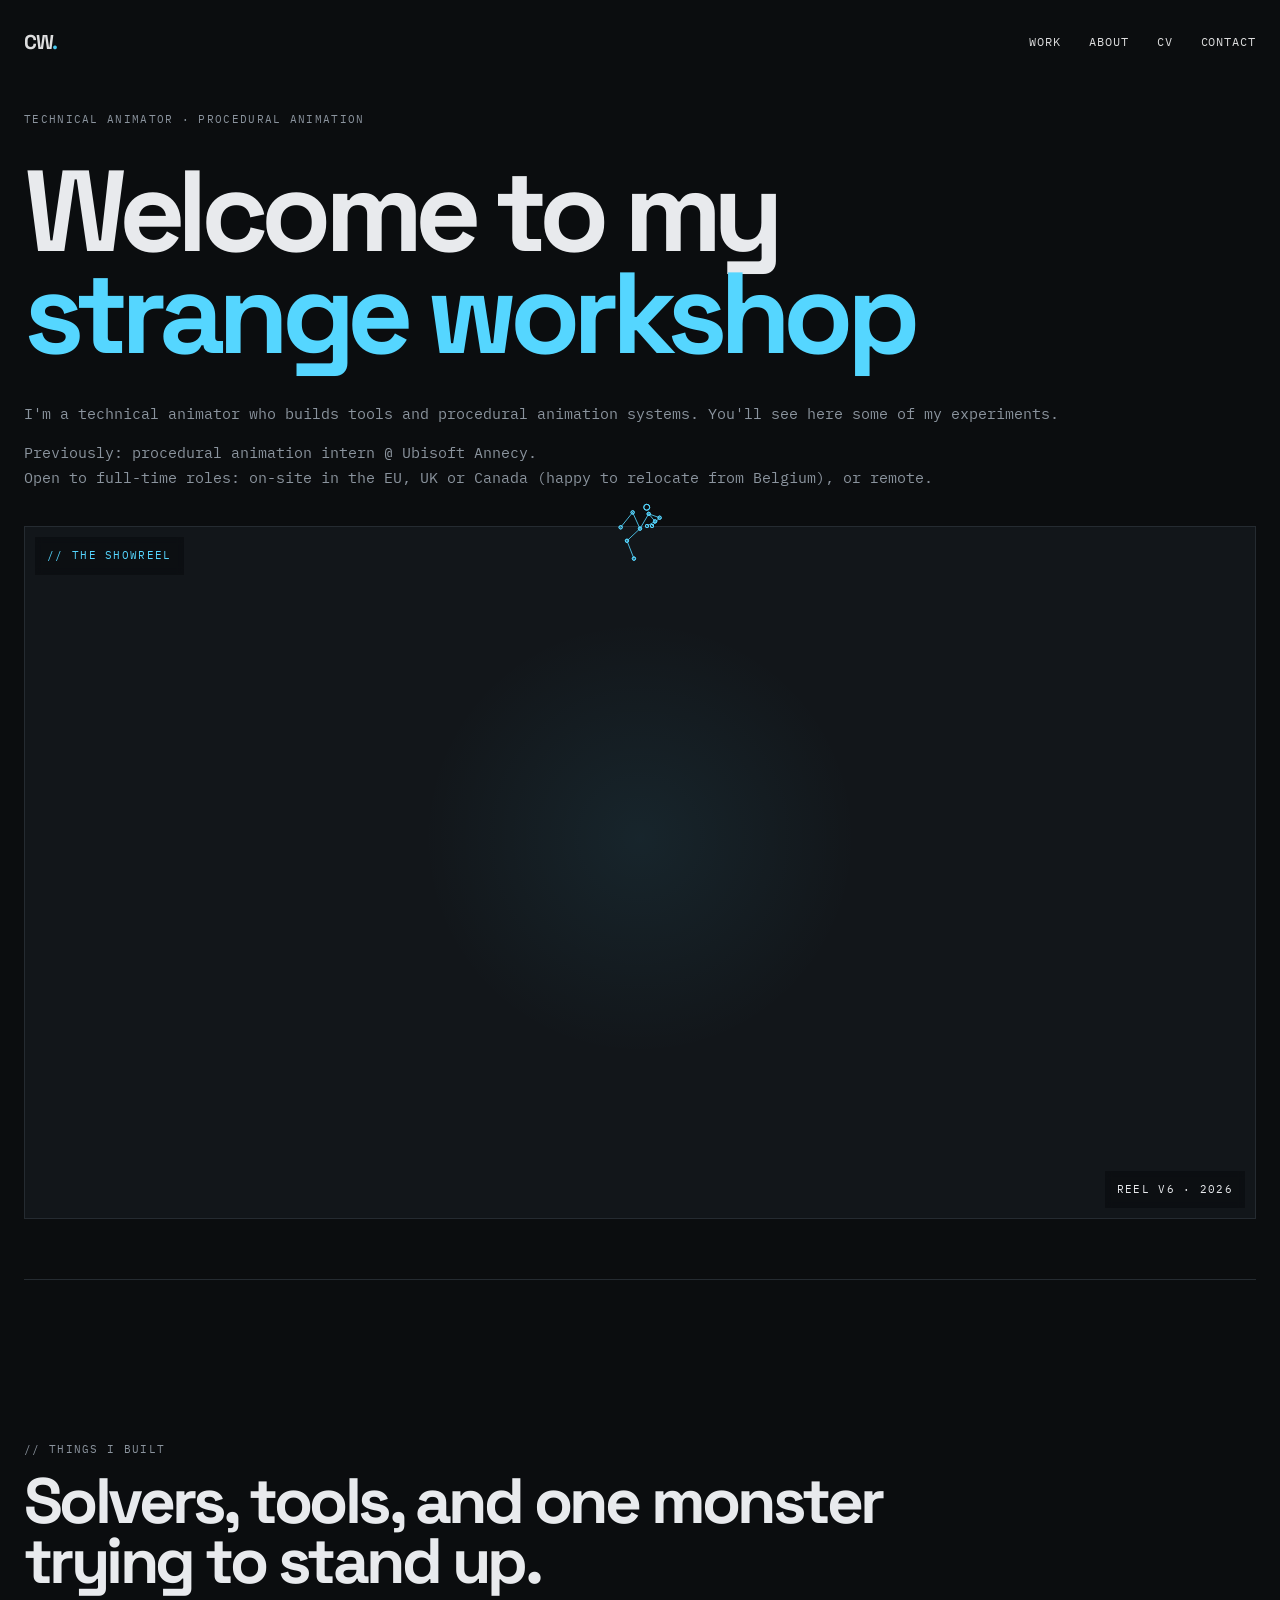
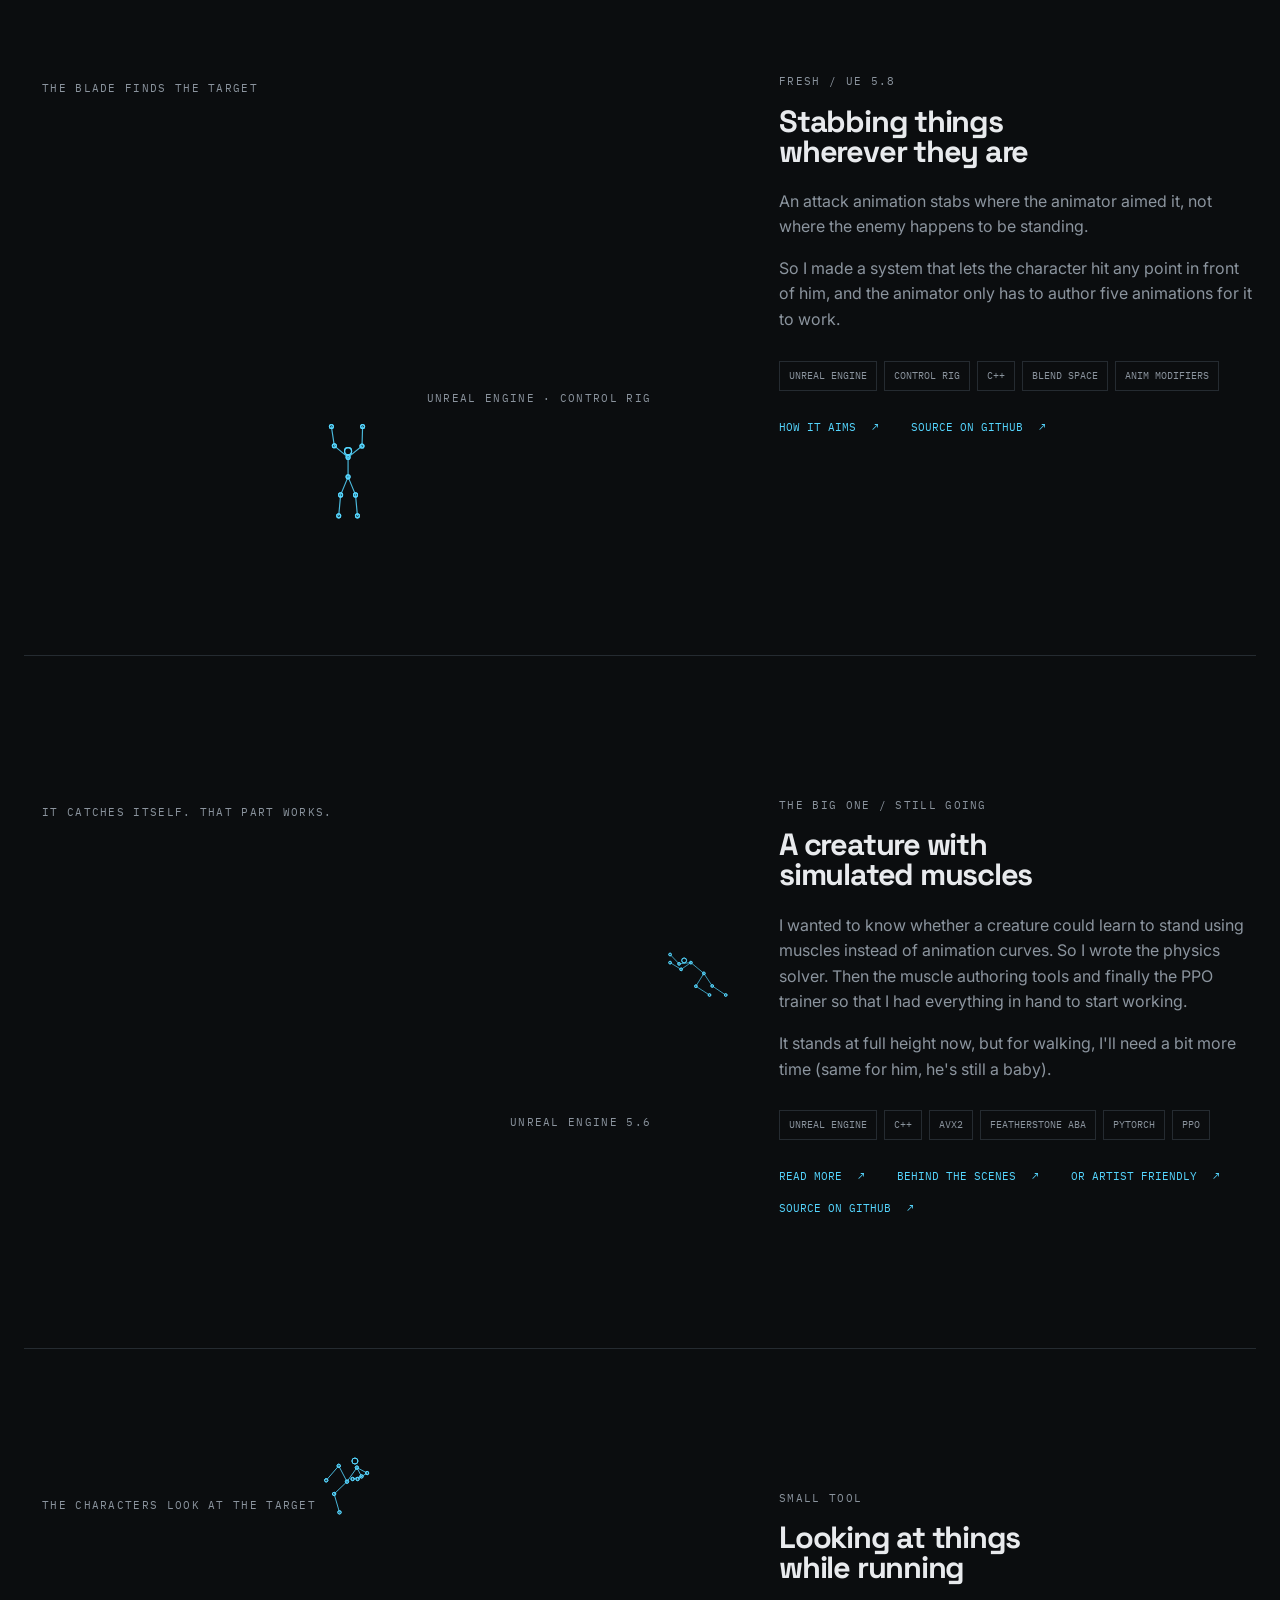
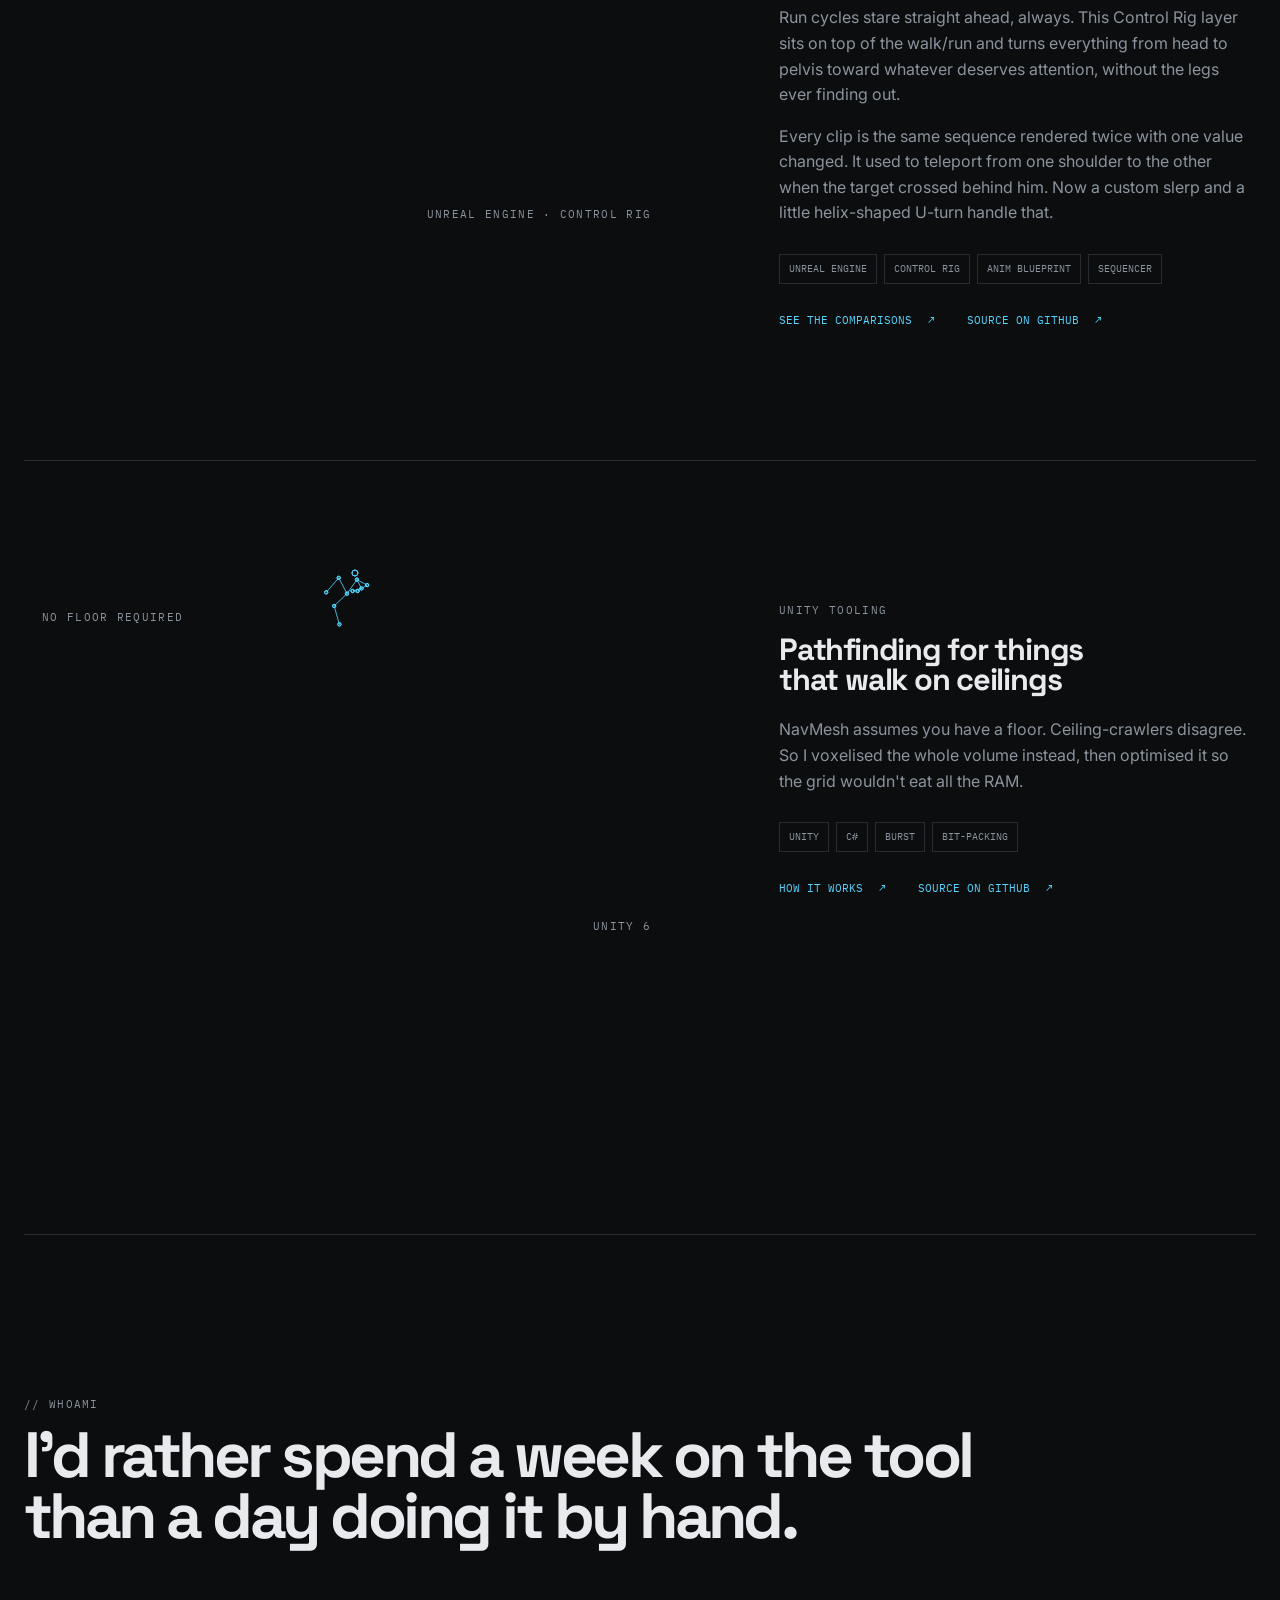
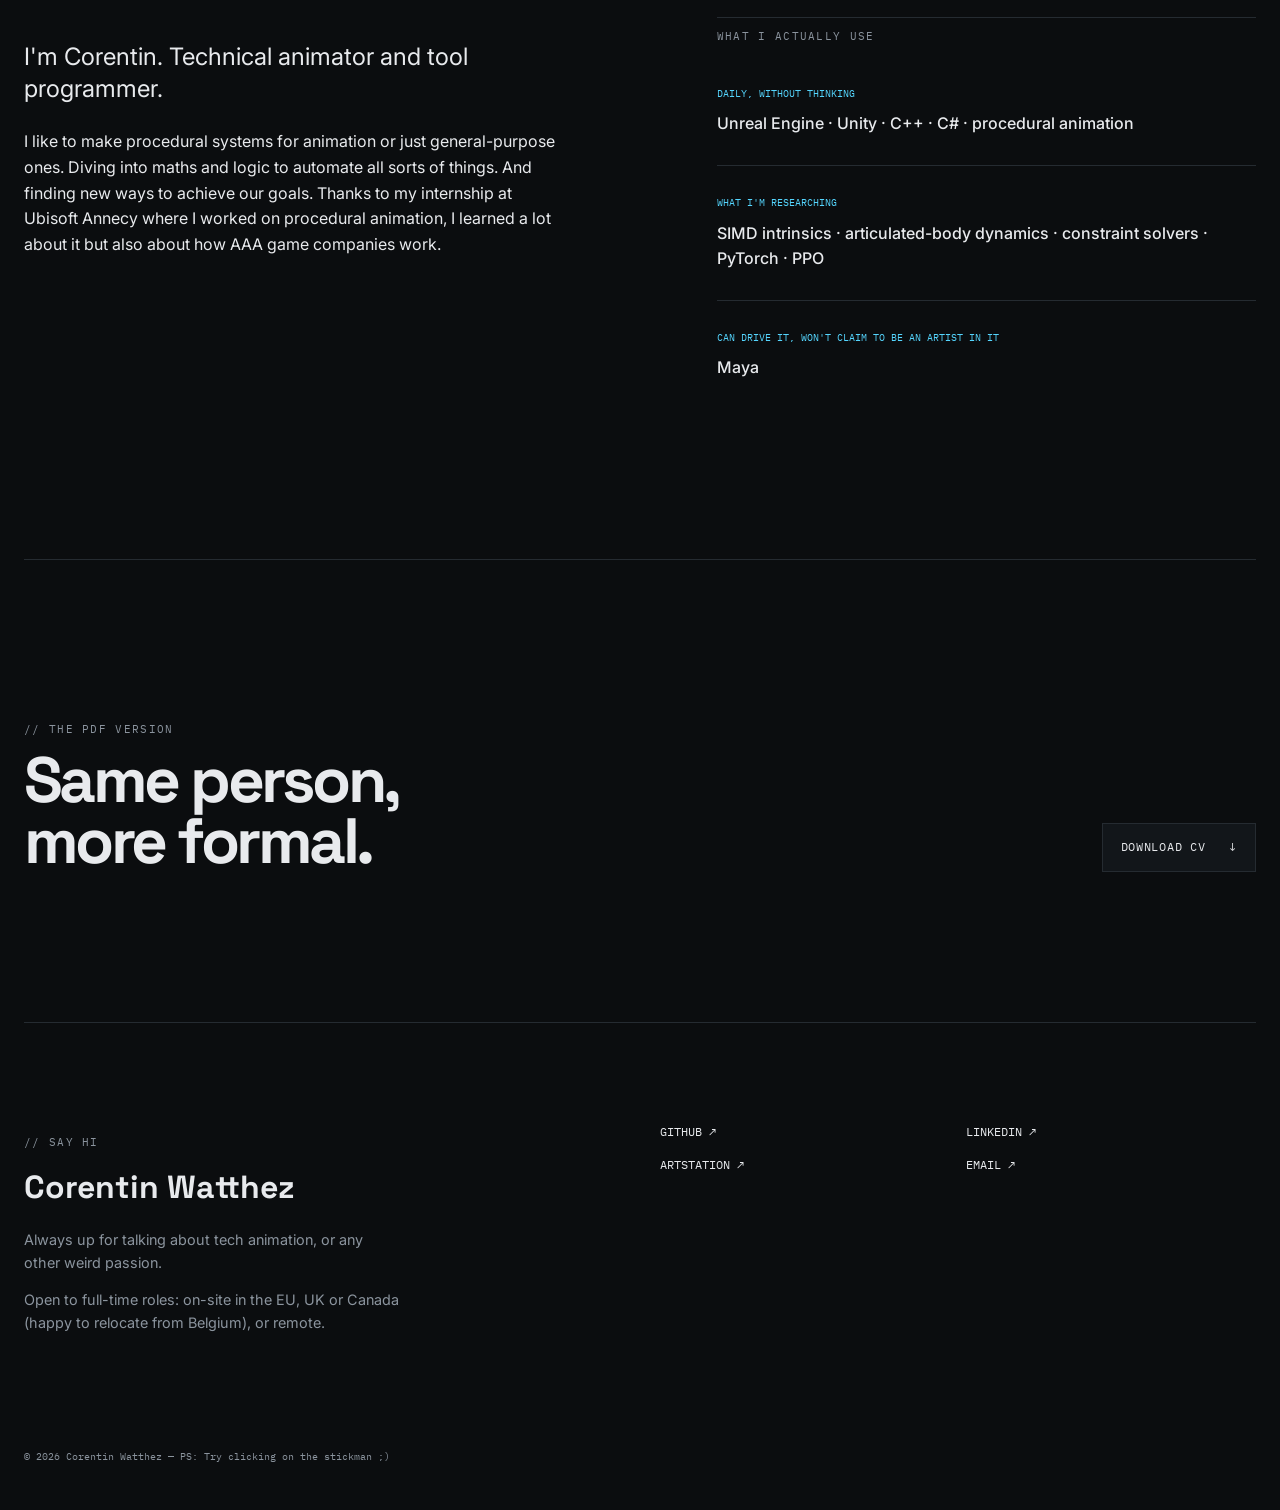
<file: index.html>
<!doctype html>
<html lang="en">

<head>
  <meta charset="UTF-8">
  <meta name="viewport" content="width=device-width, initial-scale=1.0">
  <meta name="description"
    content="Corentin Watthez — technical animator. I write physics solvers, rigging tools, and other things that make creatures move badly until they don't.">
  <title>Corentin Watthez — Technical Animator</title>
  <link rel="preconnect" href="https://fonts.googleapis.com">
  <link rel="preconnect" href="https://fonts.gstatic.com" crossorigin>
  <link
    href="https://fonts.googleapis.com/css2?family=IBM+Plex+Mono:wght@400;500&family=Inter:wght@400;500;600;700&family=Space+Grotesk:wght@500;600;700&display=swap"
    rel="stylesheet">
  <link rel="stylesheet" href="CSS/style.css">
  <script src="JS/stickman.js" defer></script>
  <script src="JS/video-focus.js" defer></script>
  <script src="JS/spec-popup.js" defer></script>
</head>

<body>
  <header class="site-header">
    <a class="logo" href="#">CW<span>.</span></a>
    <nav>
      <a href="#work">Work</a>
      <a href="#about">About</a>
      <a href="#cv">CV</a>
      <a href="#contact">Contact</a>
    </nav>
  </header>

  <main>
    <section class="hero" data-solo-video>
      <div class="hero-copy">
        <p class="eyebrow">TECHNICAL ANIMATOR · PROCEDURAL ANIMATION</p>
        <h1>Welcome to my <span>strange workshop</span></h1>
        <p class="hero-intro">
          I'm a technical animator who builds tools and procedural animation systems.
          You'll see here some of my experiments.
        </p>
        <p class="hero-intro">
          Previously: procedural animation intern @ Ubisoft Annecy.<br>
          Open to full-time roles: on-site in the EU, UK or Canada (happy to relocate from Belgium), or remote.
        </p>
      </div>

      <div class="hero-reel video-frame">
        <div class="reel-media">
          <div class="media-label">// THE SHOWREEL</div>

          <!-- loop=1 only loops a single video when playlist= repeats its own id -->
          <iframe
            src="https://www.youtube.com/embed/arTAwgSpRUU?si=A-TS4m1wbpDlJzga&amp;autoplay=1&amp;mute=1&amp;loop=1&amp;playlist=arTAwgSpRUU&amp;playsinline=1&amp;rel=0"
            title="Showreel — procedural animation, physics solvers and rigging tools"
            allow="accelerometer; autoplay; clipboard-write; encrypted-media; gyroscope; picture-in-picture; web-share; fullscreen"
            referrerpolicy="strict-origin-when-cross-origin"
            allowfullscreen></iframe>

          <div class="media-corner">REEL V6 · 2026</div>
        </div>
        <svg class="stickman pose-sit"></svg>
      </div>

    </section>

    <section id="work" class="section" data-solo-video>
      <div class="section-heading">
        <div>
          <p class="eyebrow">// THINGS I BUILT</p>
          <h2>Solvers, tools, and one monster<br>trying to stand up.</h2>
        </div>
      </div>

      <article class="project-row">
        <div class="video-frame">
          <div class="project-media">
            <div class="media-label">THE BLADE FINDS THE TARGET</div>
            <video autoplay muted loop playsinline>
              <source src="ASSET/VIDEO/ThrustDemo.mp4" type="video/mp4">
              Your browser does not support the video tag.
            </video>

            <div class="media-corner">UNREAL ENGINE · CONTROL RIG</div>
          </div>
          <svg class="stickman pose-hang"></svg>
        </div>
        <div class="project-info">
          <p class="project-index">FRESH / UE 5.8</p>
          <h3>Stabbing things<br>wherever they are</h3>
          <p>
            An attack animation stabs where the animator aimed it, not where the enemy happens to be
            standing. 
          </p>
          <p>
            So I made a system that lets the character hit any point in front of him, and the animator only
            has to author five animations for it to work.
          </p>
          <div class="tags"><span>Unreal Engine</span><span>Control Rig</span><span>C++</span><span>Blend Space</span><span>Anim Modifiers</span></div>
          <div class="project-links">
            <a class="text-link" href="PROJECTS/MOTION-WARPING/index.html">How it aims <span>↗</span></a>
            <a class="text-link" href="https://github.com/Orabs16/ThrustMotionWrapping">Source on GitHub <span>↗</span></a>
          </div>
        </div>
      </article>

      <article class="project-row">
        <div class="video-frame">
          <div class="project-media">
            <div class="media-label">IT CATCHES ITSELF. THAT PART WORKS.</div>

            <video autoplay muted loop playsinline>
              <source src="ASSET/VIDEO/LandingMamba1.mp4" type="video/mp4">
              Your browser does not support the video tag.
            </video>

            <div class="media-corner">UNREAL ENGINE 5.6</div>
          </div>
          <svg class="stickman pose-push"></svg>
        </div>
        <div class="project-info">
          <p class="project-index">THE BIG ONE / STILL GOING</p>
          <h3>A creature with<br>simulated muscles</h3>
          <p>
            I wanted to know whether a creature could learn to stand using muscles
            instead of animation curves. So I wrote the physics solver. Then the
            muscle authoring tools and finally the PPO trainer so that I had everything in hand to start working.
          </p>
          <p>
            It stands at full height now, but for walking, I'll need a bit more time (same for him, he's still a baby).
          </p>
          <div class="tags">
            <span>Unreal Engine</span>
            <span>C++</span>
            <span>AVX2</span>
            <span>Featherstone ABA</span>
            <span>PyTorch</span>
            <span>PPO</span>
          </div>
          <div class="project-links">
            <a class="text-link" href="PROJECTS/MUSCLE-ANIMATION/index.html">Read more <span>↗</span></a>
            <a class="text-link" href="PROJECTS/MUSCLE-ANIMATION/technical.html">behind the scenes <span>↗</span></a>
            <a class="text-link" href="PROJECTS/MUSCLE-ANIMATION/tools.html">or artist friendly <span>↗</span></a>
            <a class="text-link" href="https://github.com/Orabs16/AnimationProcedural">Source on GitHub <span>↗</span></a>
          </div>
        </div>
      </article>

      <article class="project-row">
        <div class="video-frame">
          <div class="project-media">
            <div class="media-label">THE CHARACTERS LOOK AT THE TARGET</div>

            <video autoplay muted loop playsinline>
              <source src="ASSET/VIDEO/LookAtOnOff.mp4" type="video/mp4">
              Your browser does not support the video tag.
            </video>

            <div class="media-corner">UNREAL ENGINE · CONTROL RIG</div>
          </div>
          <svg class="stickman pose-sit"></svg>
        </div>
        <div class="project-info">
          <p class="project-index">SMALL TOOL</p>
          <h3>Looking at things<br>while running</h3>
          <p>
            Run cycles stare straight ahead, always. This Control Rig layer sits on top of the
            walk/run and turns everything from head to pelvis toward whatever deserves attention,
            without the legs ever finding out.
          </p>
          <p>
            Every clip is the same sequence rendered twice with one value changed. It used to
            teleport from one shoulder to the other when the target crossed behind him. Now a
            custom slerp and a little helix-shaped U-turn handle that.
          </p>
          <div class="tags"><span>Unreal Engine</span><span>Control Rig</span><span>Anim Blueprint</span><span>Sequencer</span></div>
          <div class="project-links">
            <a class="text-link" href="PROJECTS/LOOK-AT/index.html">See the comparisons <span>↗</span></a>
            <a class="text-link" href="https://github.com/Orabs16/LookAtDemo">Source on GitHub <span>↗</span></a>
          </div>
        </div>
      </article>

      <article class="project-row">
        <div class="video-frame">
          <div class="project-media">
            <div class="media-label">NO FLOOR REQUIRED</div>

            <video autoplay muted loop playsinline>
              <source src="ASSET/VIDEO/Pathfinding demo.mp4" type="video/mp4">
              Your browser does not support the video tag.
            </video>

            <div class="media-corner">UNITY 6</div>
          </div>
          <svg class="stickman pose-sit"></svg>
        </div>
        <div class="project-info">
          <p class="project-index">UNITY TOOLING</p>
          <h3>Pathfinding for things<br>that walk on ceilings</h3>
          <p>
            NavMesh assumes you have a floor. Ceiling-crawlers disagree. So I
            voxelised the whole volume instead, then optimised it so the grid wouldn't eat all the RAM.
          </p>
          <div class="tags"><span>Unity</span><span>C#</span><span>Burst</span><span>Bit-packing</span></div>
          <div class="project-links">
            <a class="text-link" href="PROJECTS/3DPATHFINDING/index.html">How it works <span>↗</span></a>
            <a class="text-link" href="https://github.com/Orabs16/Pathfinding3D">Source on GitHub <span>↗</span></a>
          </div>
        </div>
      </article>
    </section>


    <section id="about" class="section about">
      <div class="section-heading">
        <div>
          <p class="eyebrow">// WHOAMI</p>
          <h2>I'd rather spend a week on the tool<br>than a day doing it by hand.</h2>
        </div>
      </div>

      <div class="about-grid">
        <div>
          <p class="large-copy">
            I'm Corentin. Technical animator and tool programmer.
          </p>
          <p>
            I like to make procedural systems for animation or just general-purpose ones. Diving into maths and logic to
            automate all sorts of things. And finding new ways to achieve our goals. Thanks to my internship at Ubisoft
            Annecy where I worked on procedural animation, I learned a lot about it but also about how AAA game companies work.
          </p>
        </div>
        <div class="toolbox">
          <p class="eyebrow">WHAT I ACTUALLY USE</p>
          <div class="skill-group">
            <span>DAILY, WITHOUT THINKING</span>
            <strong>Unreal Engine · Unity · C++ · C# · procedural animation</strong>
          </div>
          <div class="skill-group">
            <span>WHAT I'M RESEARCHING</span>
            <strong>SIMD intrinsics · articulated-body dynamics · constraint
              solvers · PyTorch · PPO</strong>
          </div>
          <div class="skill-group">
            <span>CAN DRIVE IT, WON'T CLAIM TO BE AN ARTIST IN IT</span>
            <strong>Maya</strong>
          </div>
        </div>
      </div>
    </section>

    <section id="cv" class="section cv">
      <div>
        <p class="eyebrow">// THE PDF VERSION</p>
        <h2>Same person,<br>more formal.</h2>
      </div>
      <a class="button" href="ASSET/Corentin_Watthez_Technical_Animator_CV.pdf" download>Download CV <span>↓</span></a>
    </section>
  </main>

  <footer id="contact">
    <div>
      <p class="eyebrow">// SAY HI</p>
      <h2>Corentin Watthez</h2>
      <p class="footer-note">
        Always up for talking about tech animation, or any other weird passion.
      </p>
      <p class="footer-note">
        Open to full-time roles: on-site in the EU, UK or Canada (happy to relocate from Belgium), or remote.
      </p>
    </div>
    <div class="footer-links">
      <a href="https://github.com/Orabs16">GitHub ↗</a>
      <a href="https://www.linkedin.com/in/corentin-watthez-62b219331/">LinkedIn ↗</a>
      <a href="https://www.artstation.com/corentinwatthez">ArtStation ↗</a>
      <a href="mailto:corentinwatthez@gmail.com">Email ↗</a>
    </div>
    <p class="copyright">
      © 2026 Corentin Watthez — PS: Try clicking on the stickman ;)
    </p>
  </footer>
</body>

</html>
</file>
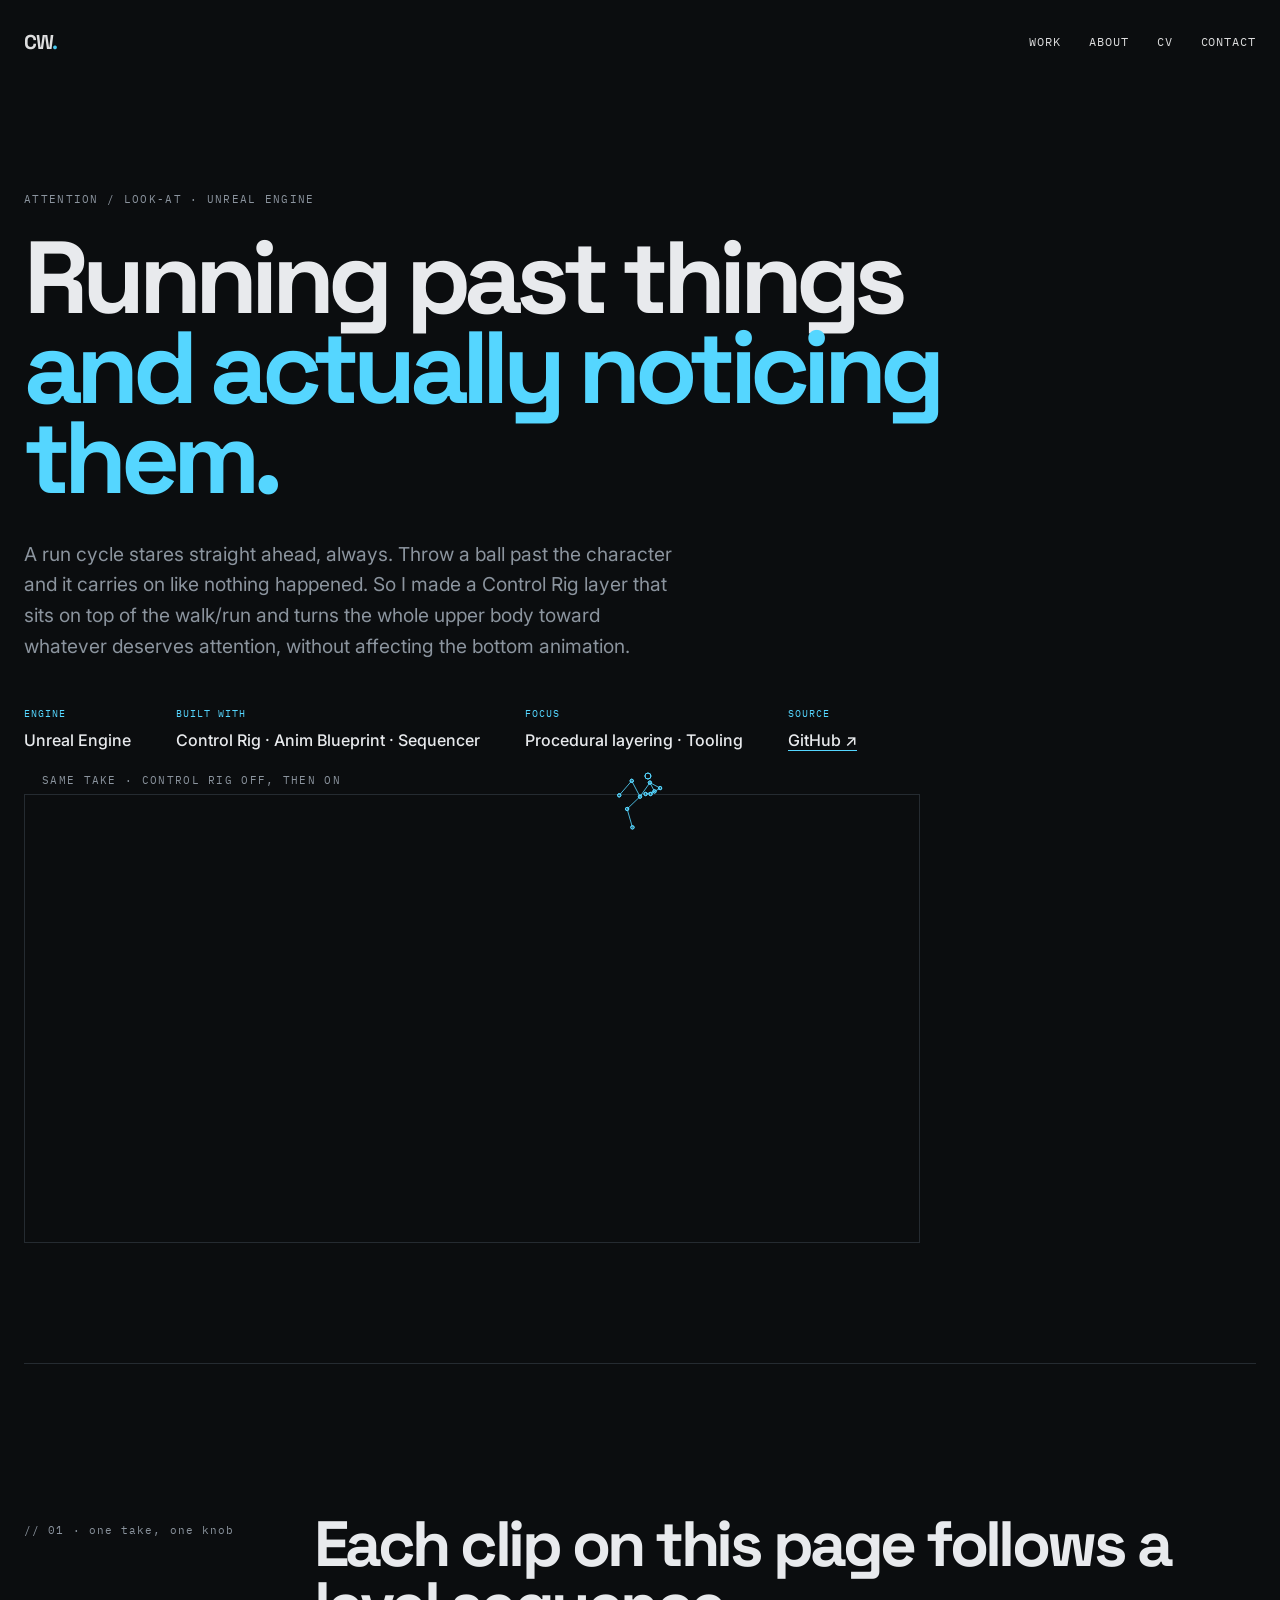
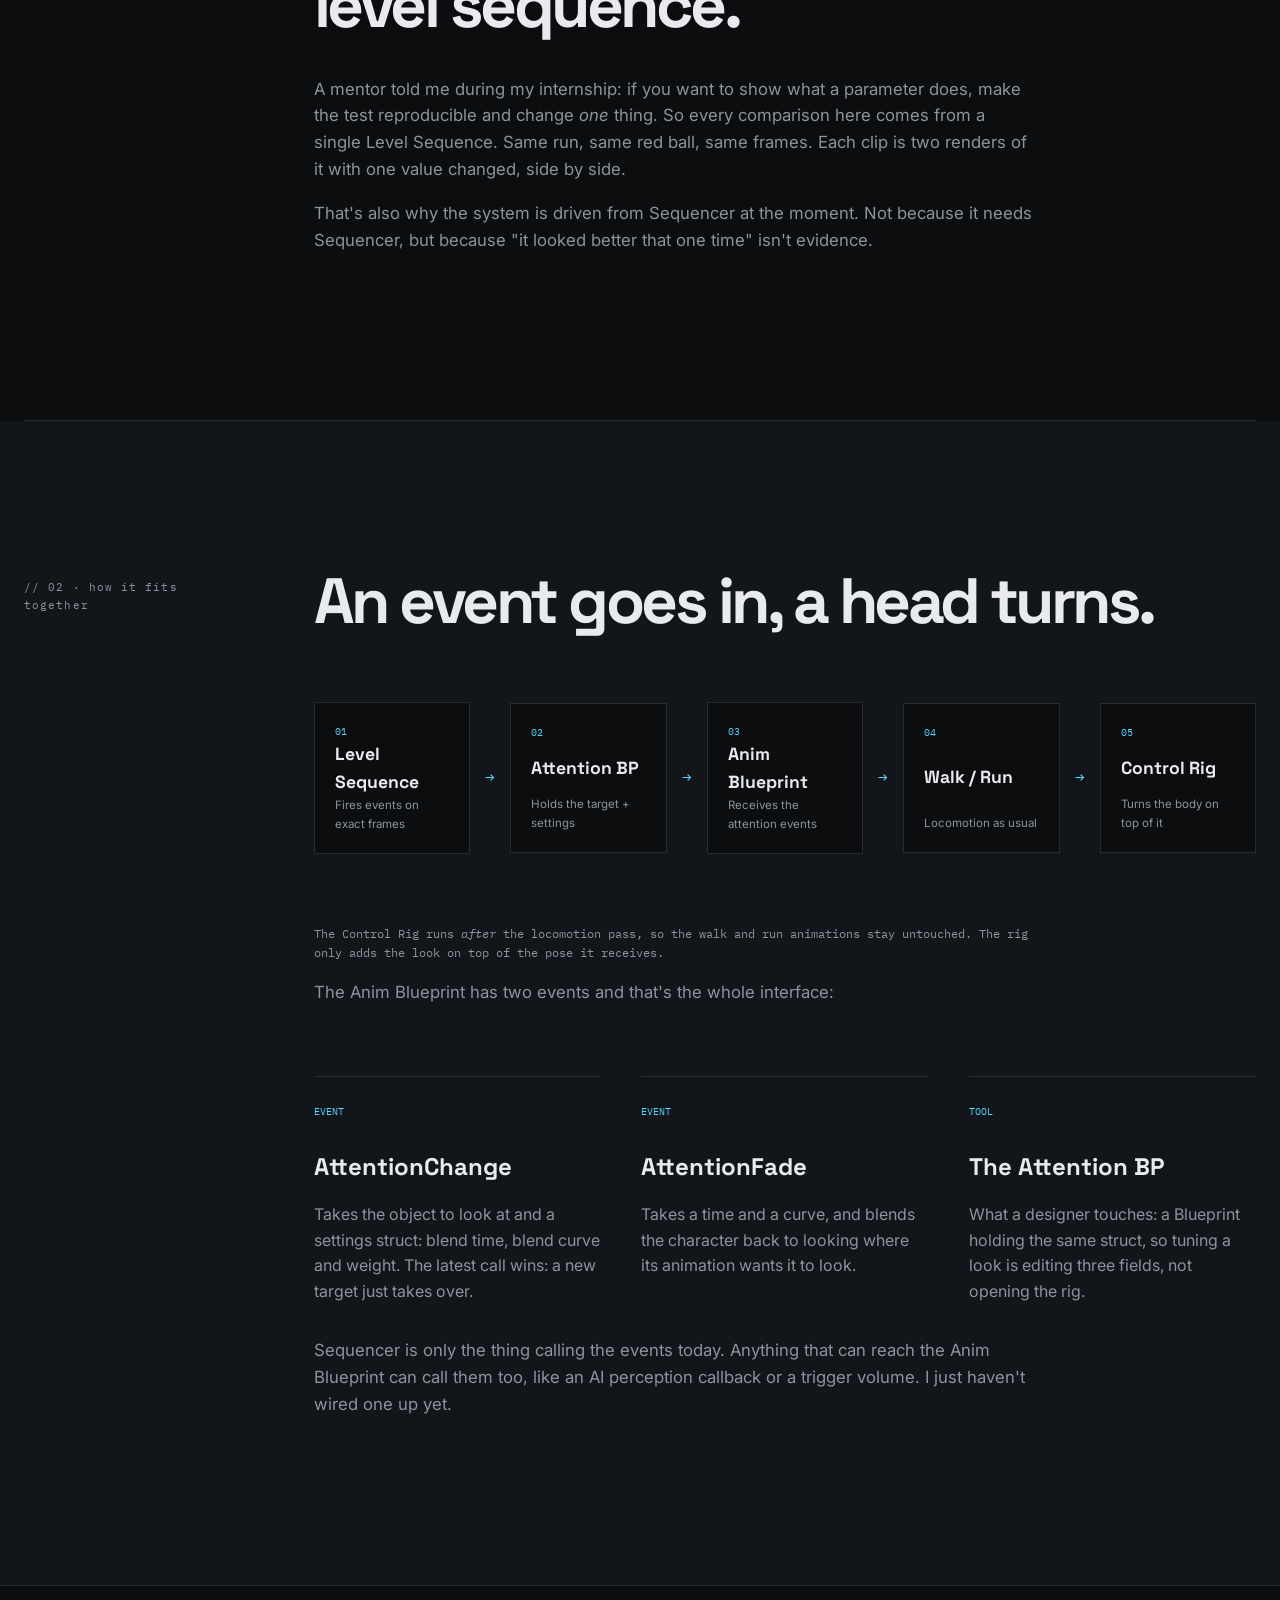
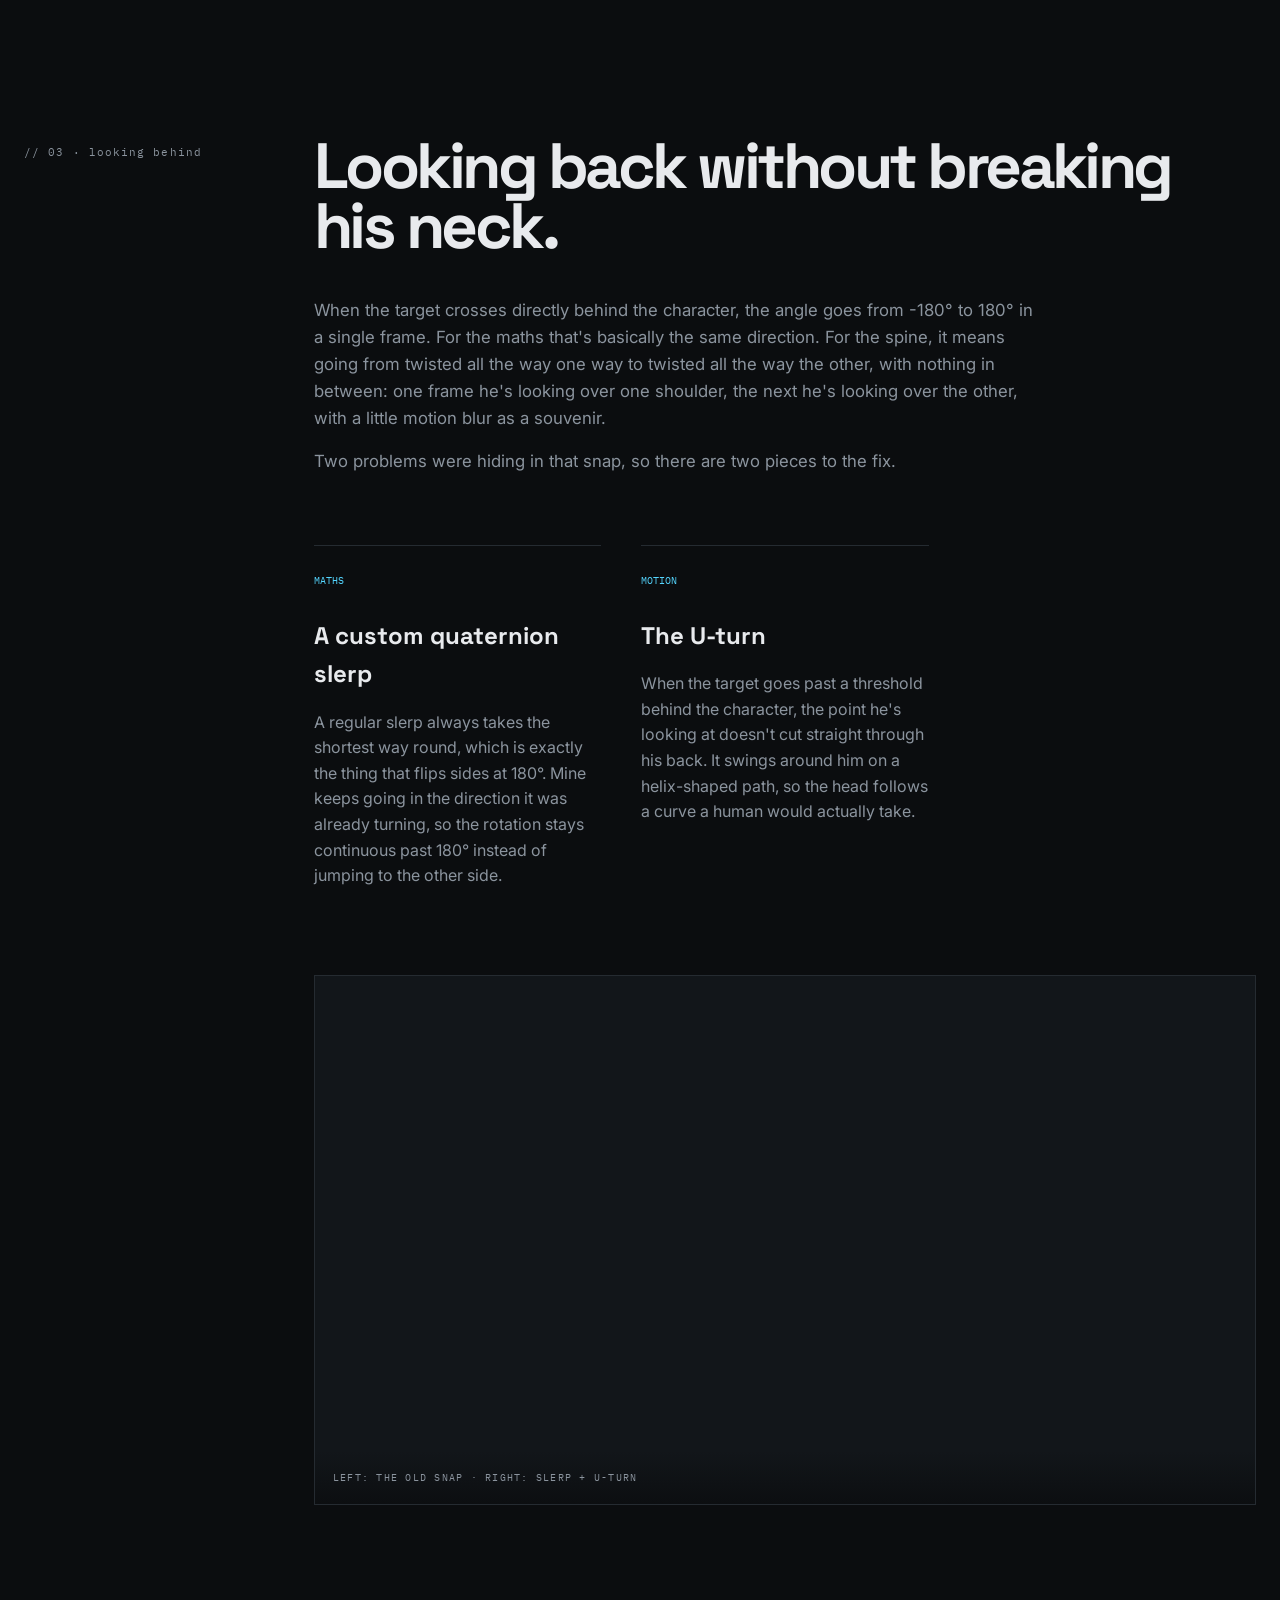
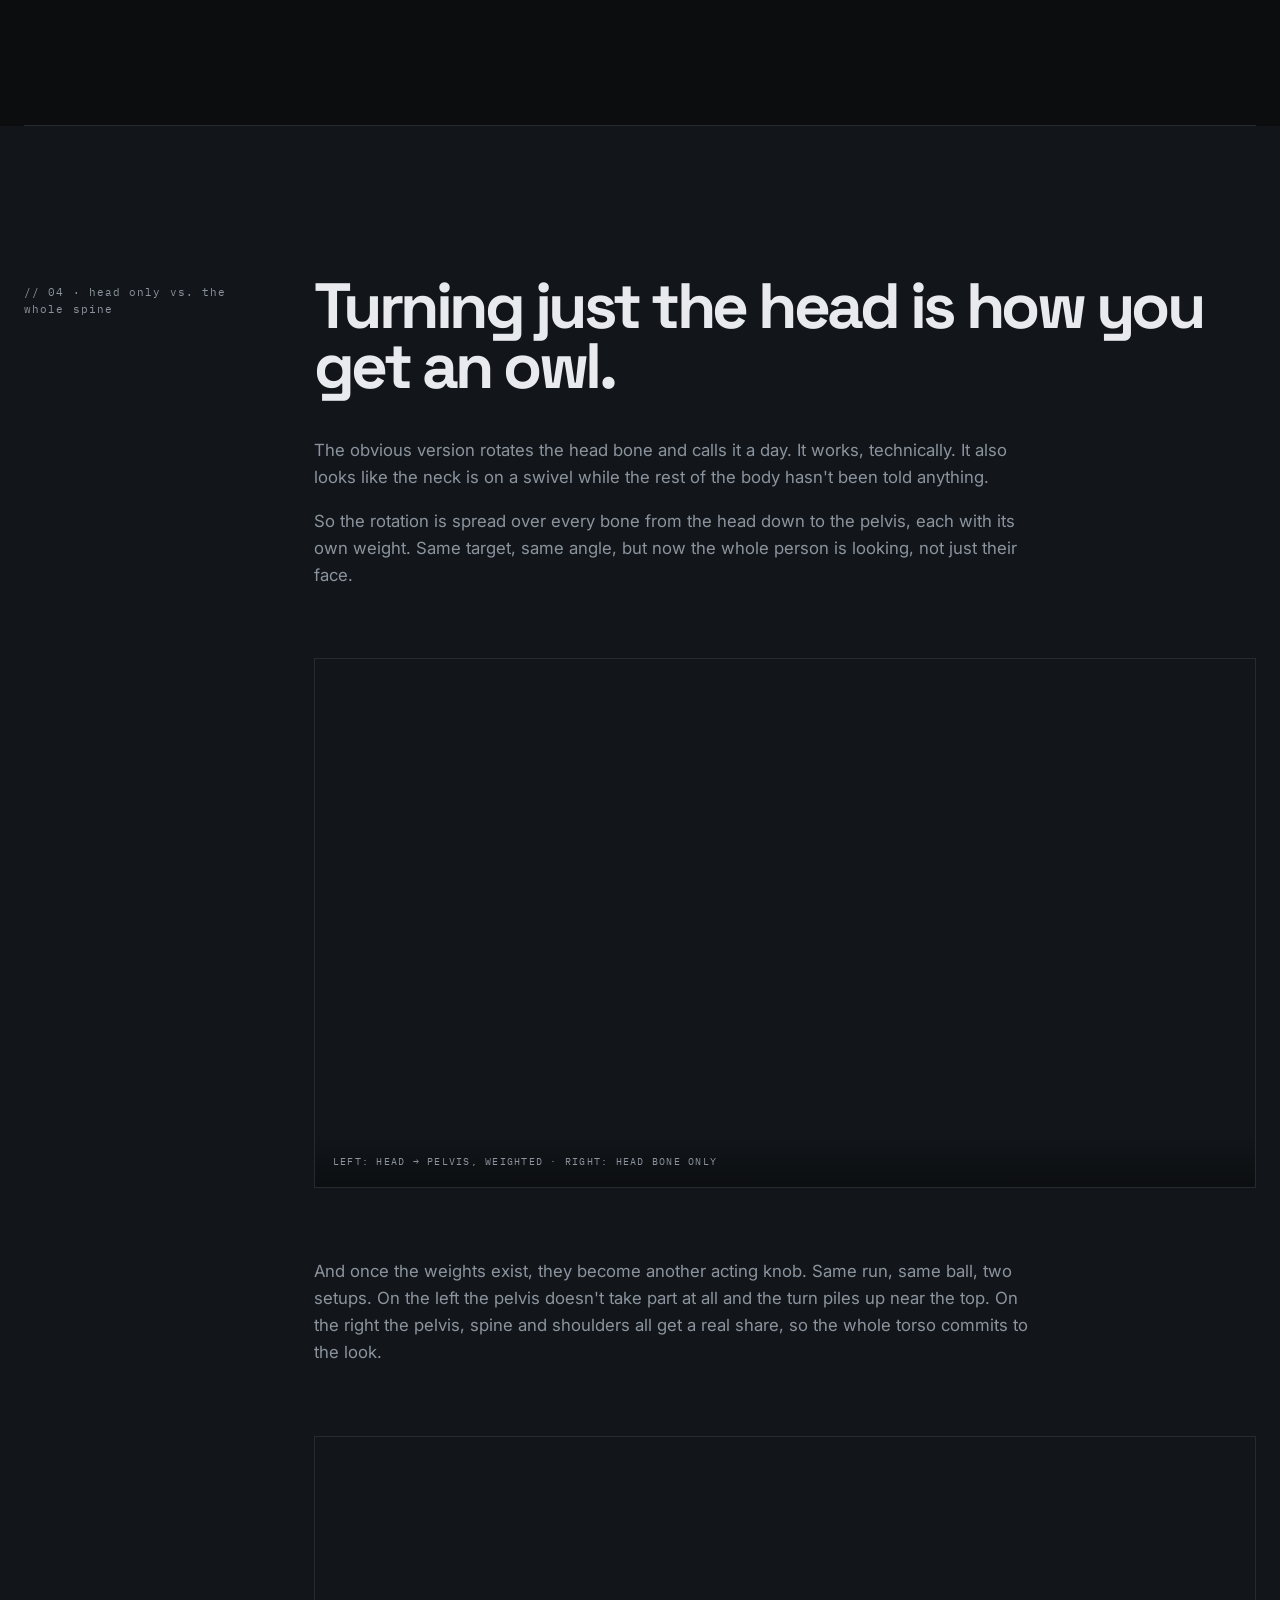
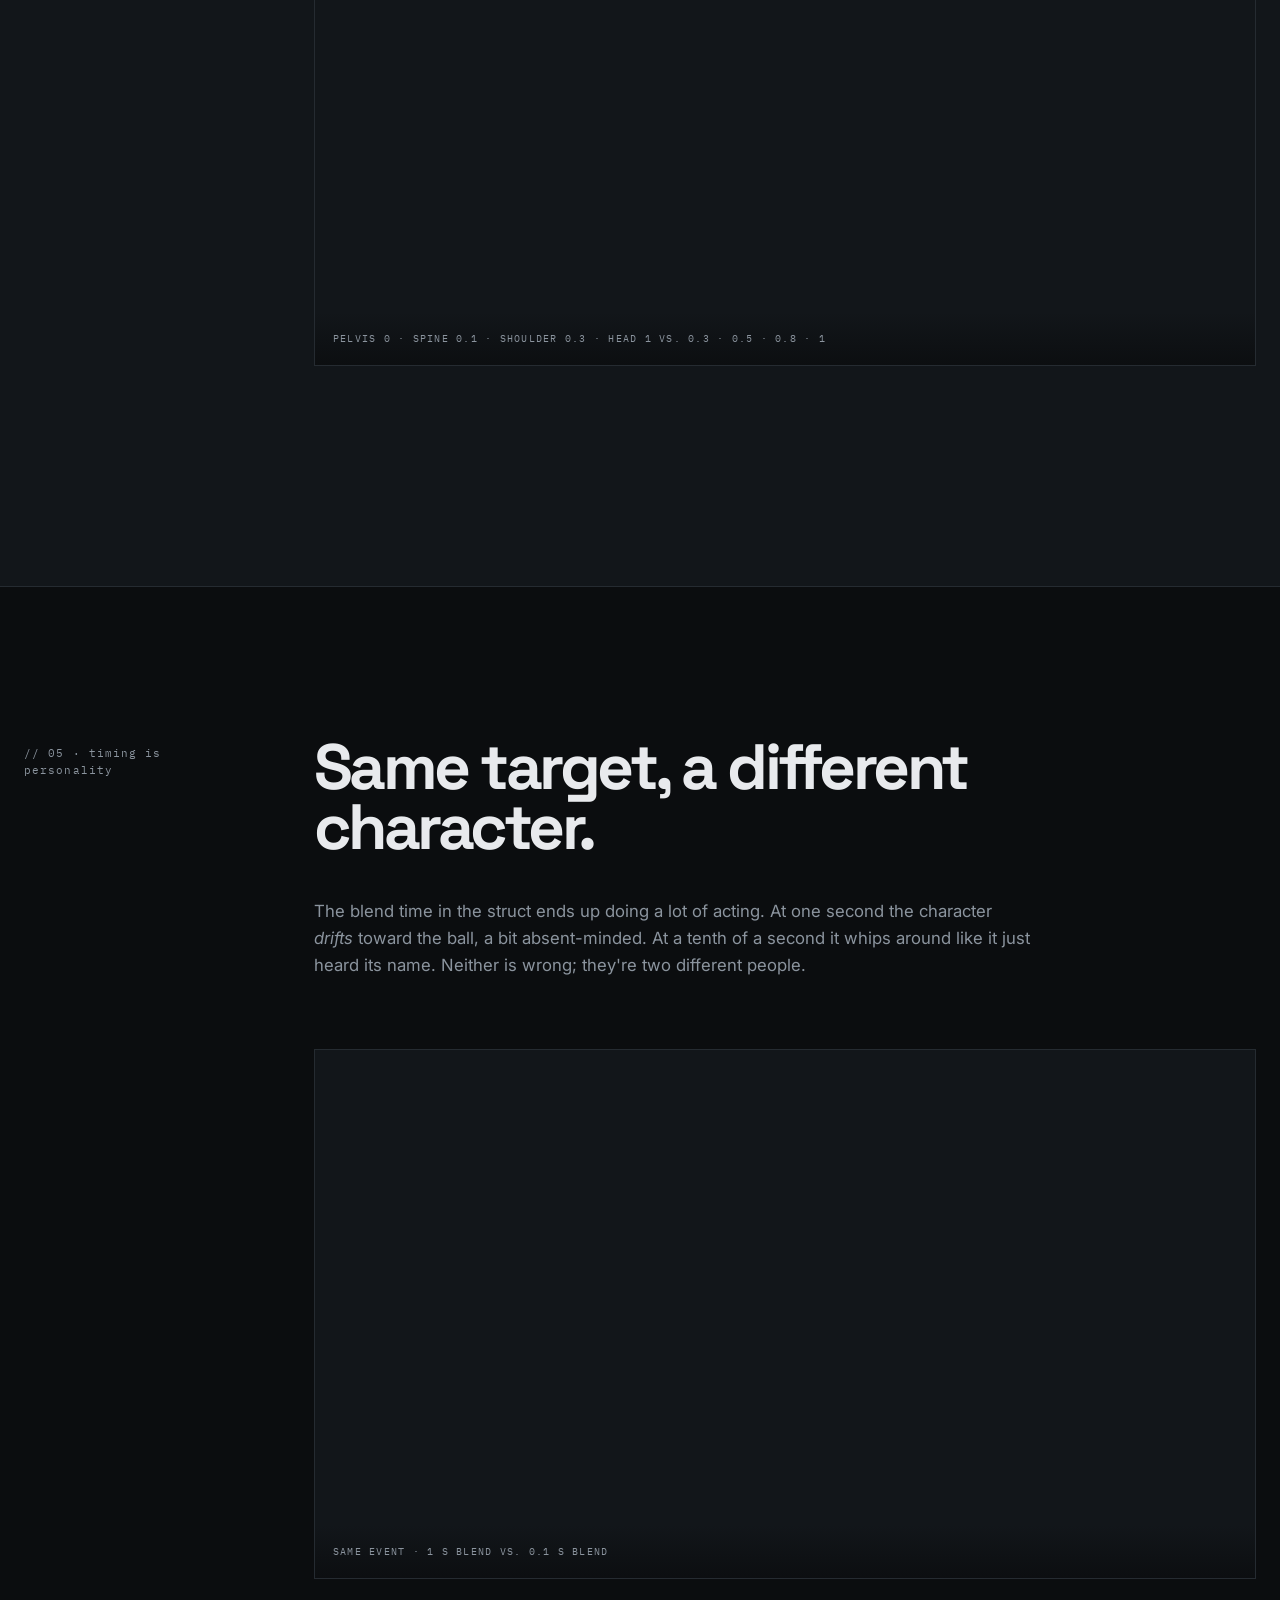
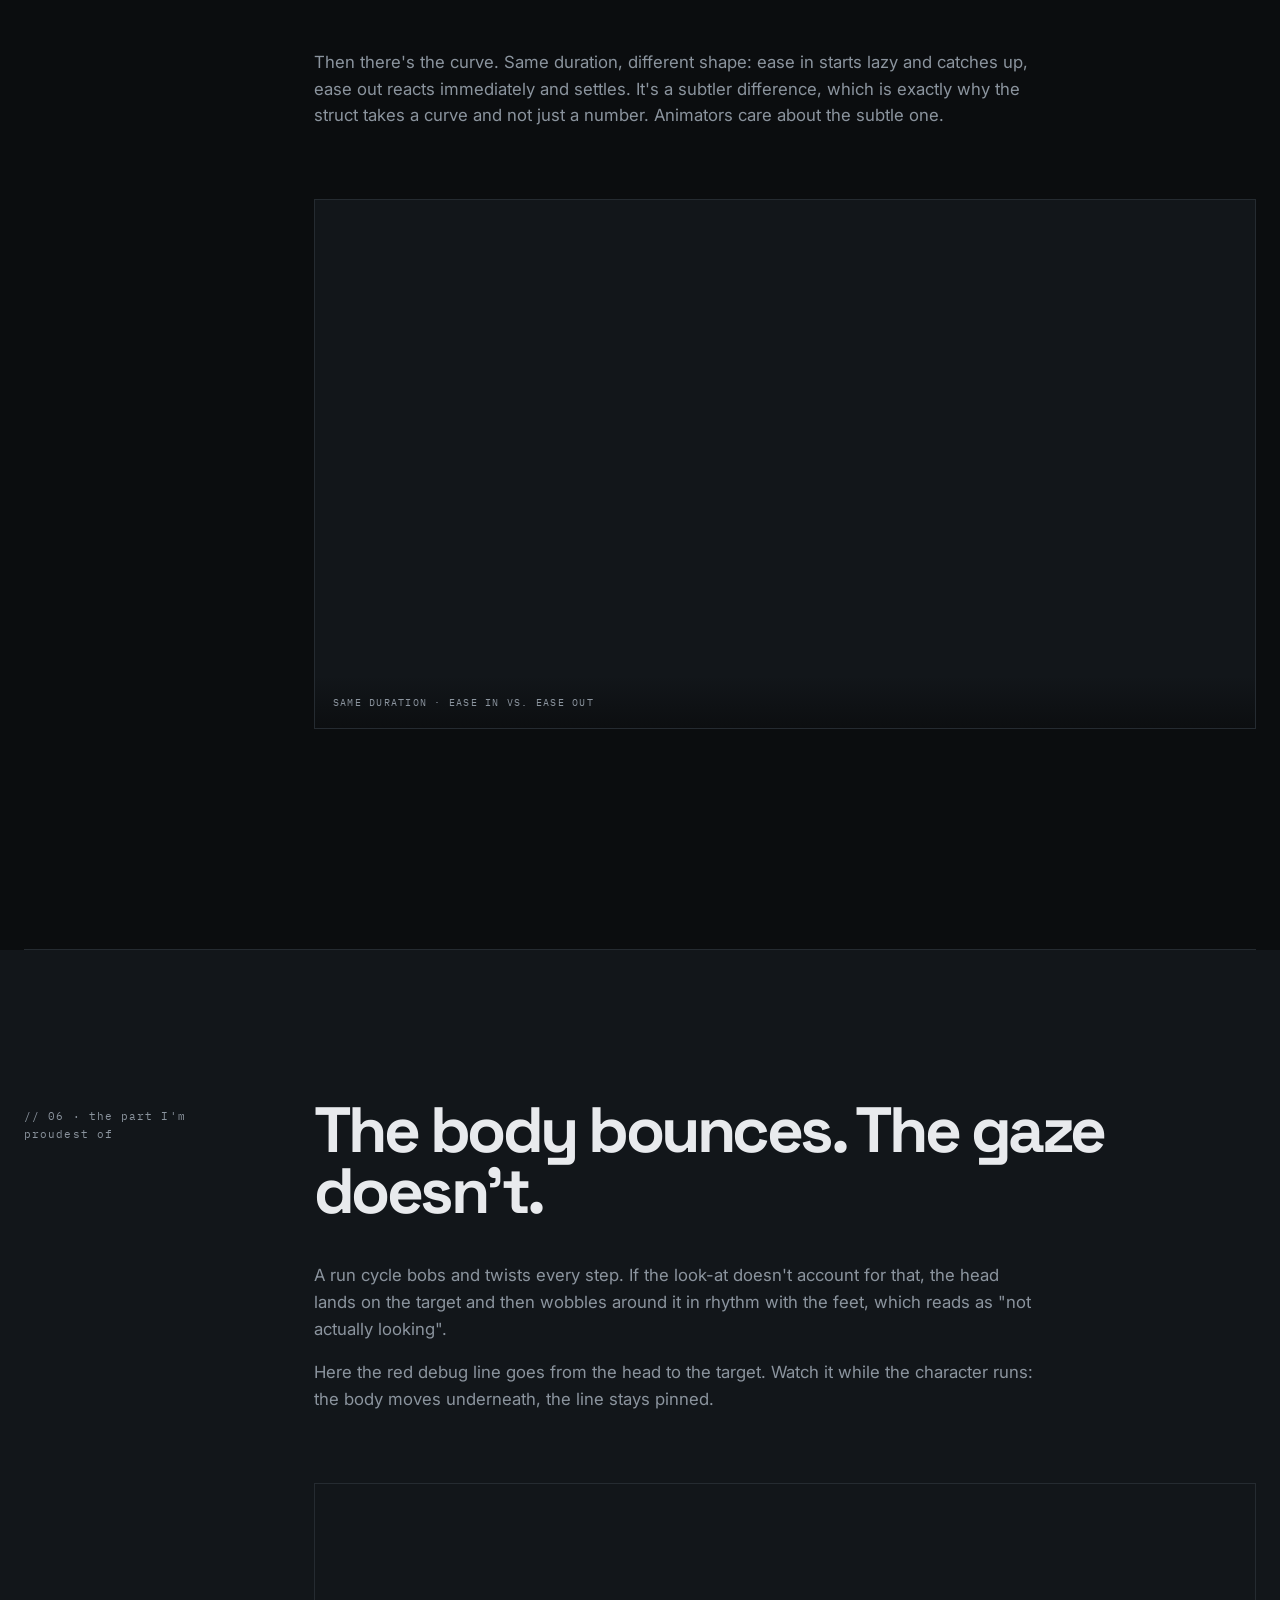
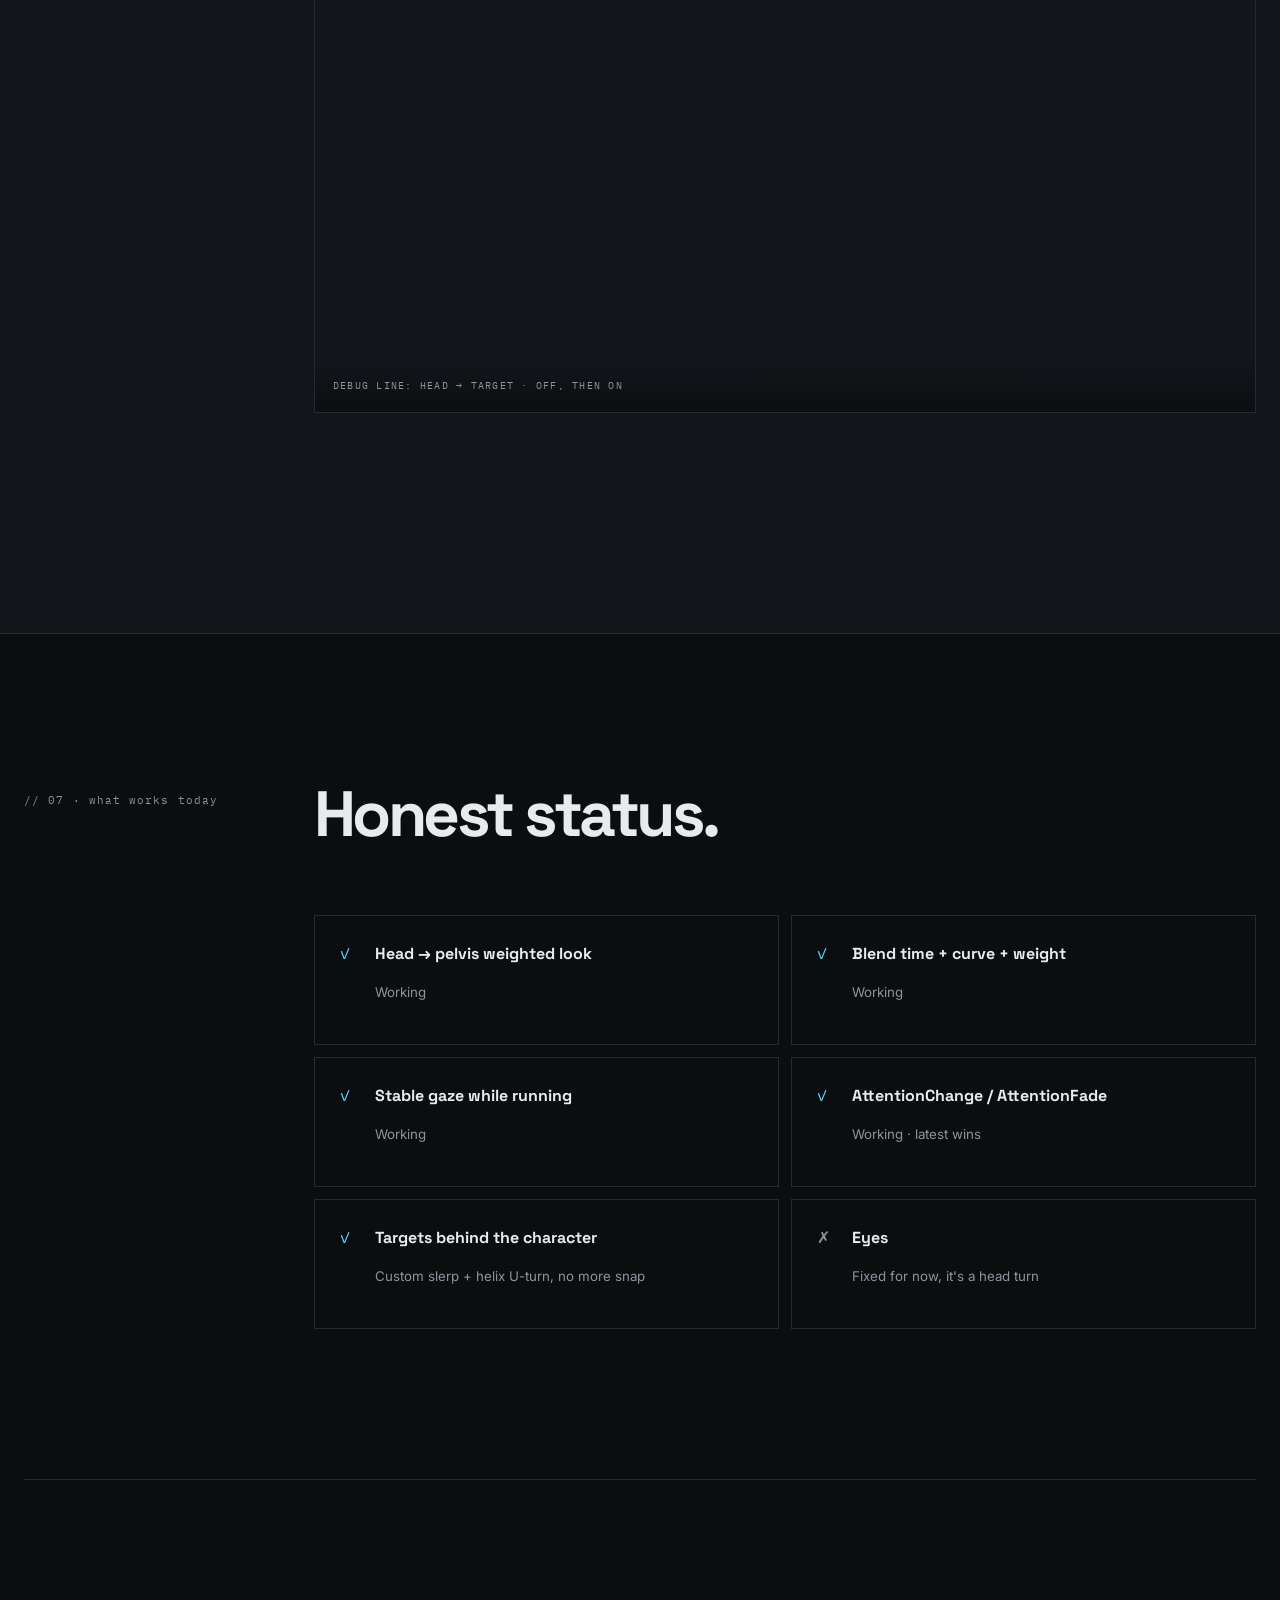
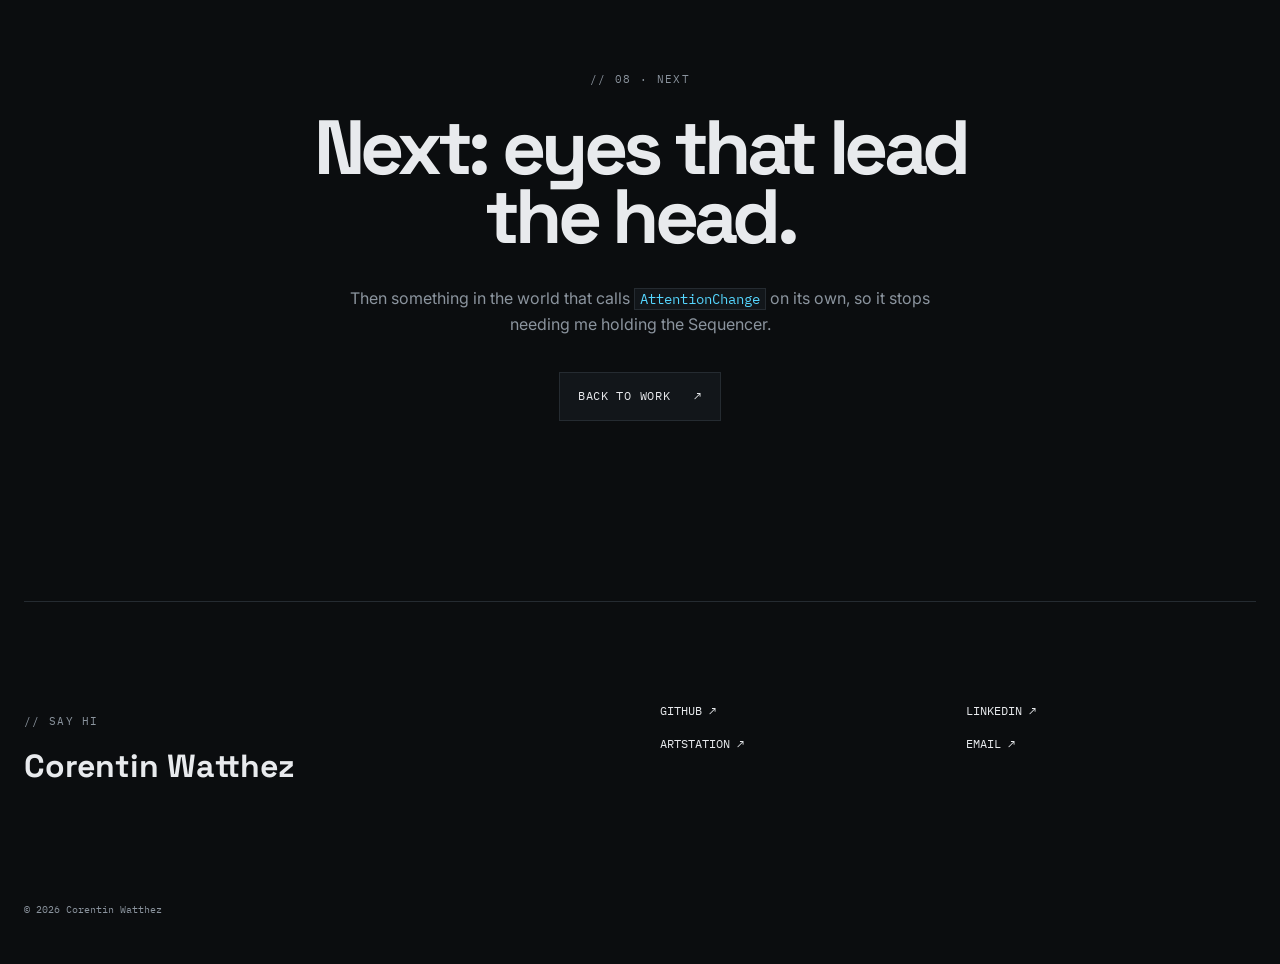
<file: PROJECTS/LOOK-AT/index.html>
<!DOCTYPE html>
<html lang="en">

<head>
    <meta charset="UTF-8">
    <meta name="viewport" content="width=device-width, initial-scale=1.0">
    <meta name="description"
        content="Look-at while running — an Unreal Engine Control Rig layer that lets a character turn its attention to things without breaking its walk or run cycle.">
    <title>Look-at While Running — Corentin Watthez</title>
    <link rel="preconnect" href="https://fonts.googleapis.com">
    <link rel="preconnect" href="https://fonts.gstatic.com" crossorigin>
    <link
        href="https://fonts.googleapis.com/css2?family=IBM+Plex+Mono:wght@400;500&family=Inter:wght@400;500;600;700&family=Space+Grotesk:wght@500;600;700&display=swap"
        rel="stylesheet">
    <link rel="stylesheet" href="../../CSS/style.css">
    <link rel="stylesheet" href="../../CSS/case-study.css">
    <script src="../../JS/stickman.js" defer></script>
    <script src="../../JS/spec-popup.js" defer></script>
</head>

<body>
    <header class="site-header">
        <a class="logo" href="../../index.html">CW<span>.</span></a>
        <nav><a href="../../index.html#work">Work</a><a href="../../index.html#about">About</a><a
                href="../../index.html#cv">CV</a><a href="../../index.html#contact">Contact</a></nav>
    </header>
    <main>
        <section class="case-hero">
            <div class="case-hero-copy">
                <p class="eyebrow">ATTENTION / LOOK-AT · UNREAL ENGINE</p>
                <h1>Running past things<br><span>and actually noticing them.</span></h1>
                <p class="case-intro">A run cycle stares straight ahead, always. Throw a ball past the character
                    and it carries on like nothing happened. So I made a Control Rig layer that sits on top of
                    the walk/run and turns the whole upper body toward whatever deserves attention, without
                    affecting the bottom animation.</p>
                <div class="case-meta">
                    <div><span>ENGINE</span><strong>Unreal Engine</strong></div>
                    <div><span>BUILT WITH</span><strong>Control Rig · Anim Blueprint · Sequencer</strong></div>
                    <div><span>FOCUS</span><strong>Procedural layering · Tooling</strong></div>
                    <div><span>SOURCE</span><strong><a href="https://github.com/Orabs16/LookAtDemo">GitHub ↗</a></strong></div>
                </div>
            </div>
            <div class="media-label">SAME TAKE · CONTROL RIG OFF, THEN ON</div>
            <div class="video-frame">
                <video autoplay muted loop playsinline>
                    <source src="../../ASSET/VIDEO/LookAtOnOff.mp4" type="video/mp4">Your browser does not support
                    the video tag.
                </video>
                <svg class="stickman pose-sit"></svg>
            </div>
        </section>

        <section class="case-section">
            <div class="case-section-title"><span>// 01 · one take, one knob</span></div>
            <div class="case-section-content">
                <h2>Each clip on this page follows a level sequence.</h2>
                <p>A mentor told me during my internship: if you want to show what a parameter does, make the test
                    reproducible and change <em>one</em> thing. So every comparison here comes from a single Level
                    Sequence. Same run, same red ball, same frames. Each clip is two renders of it with one
                    value changed, side by side.</p>
                <p>That's also why the system is driven from Sequencer at the moment. Not because it needs
                    Sequencer, but because "it looked better that one time" isn't evidence.</p>
            </div>
        </section>

        <section class="case-section dark-section">
            <div class="case-section-title"><span>// 02 · how it fits together</span></div>
            <div class="case-section-content">
                <h2>An event goes in, a head turns.</h2>
                <div class="architecture">
                    <div class="architecture-node"><span>01</span><strong>Level Sequence</strong><small>Fires events on
                            exact frames</small></div>
                    <div class="architecture-arrow">→</div>
                    <div class="architecture-node"><span>02</span><strong>Attention BP</strong><small>Holds the target
                            + settings</small></div>
                    <div class="architecture-arrow">→</div>
                    <div class="architecture-node"><span>03</span><strong>Anim Blueprint</strong><small>Receives the
                            attention events</small></div>
                    <div class="architecture-arrow">→</div>
                    <div class="architecture-node"><span>04</span><strong>Walk / Run</strong><small>Locomotion as
                            usual</small></div>
                    <div class="architecture-arrow">→</div>
                    <div class="architecture-node"><span>05</span><strong>Control Rig</strong><small>Turns the body on
                            top of it</small></div>
                </div>
                <p class="architecture-note">The Control Rig runs <em>after</em> the locomotion pass, so the walk
                    and run animations stay untouched. The rig only adds the look on top of the pose it receives.</p>
                <p>The Anim Blueprint has two events and that's the whole interface:</p>
                <div class="feature-grid">
                    <div><span>EVENT</span>
                        <h3>AttentionChange</h3>
                        <p>Takes the object to look at and a settings struct: blend time, blend curve and
                            weight. The latest call wins: a new target just takes over.</p>
                    </div>
                    <div><span>EVENT</span>
                        <h3>AttentionFade</h3>
                        <p>Takes a time and a curve, and blends the character back to looking where its
                            animation wants it to look.</p>
                    </div>
                    <div><span>TOOL</span>
                        <h3>The Attention BP</h3>
                        <p>What a designer touches: a Blueprint holding the same struct, so tuning a look is
                            editing three fields, not opening the rig.</p>
                    </div>
                </div>
                <p>Sequencer is only the thing calling the events today. Anything that can reach the Anim
                    Blueprint can call them too, like an AI perception callback or a trigger volume. I just haven't
                    wired one up yet.</p>
            </div>
        </section>

        <section class="case-section">
            <div class="case-section-title"><span>// 03 · looking behind</span></div>
            <div class="case-section-content">
                <h2>Looking back without breaking his neck.</h2>
                <p>When the target crosses directly behind the character, the angle goes from -180° to
                    180° in a single frame. For the maths that's basically the same direction. For the spine,
                    it means going from twisted all the way one way to twisted all the way the other, with
                    nothing in between: one frame he's looking over one shoulder, the next he's looking over
                    the other, with a little motion blur as a souvenir.</p>
                <p>Two problems were hiding in that snap, so there are two pieces to the fix.</p>
                <div class="feature-grid">
                    <div><span>MATHS</span>
                        <h3>A custom quaternion slerp</h3>
                        <p>A regular slerp always takes the shortest way round, which is exactly the thing
                            that flips sides at 180°. Mine keeps going in the direction it was already
                            turning, so the rotation stays continuous past 180° instead of jumping to the
                            other side.</p>
                    </div>
                    <div><span>MOTION</span>
                        <h3>The U-turn</h3>
                        <p>When the target goes past a threshold behind the character, the point he's
                            looking at doesn't cut straight through his back. It swings around him on a
                            helix-shaped path, so the head follows a curve a human would actually take.</p>
                    </div>
                </div>
                <div class="media-block">
                    <video autoplay muted loop playsinline>
                        <source src="../../ASSET/VIDEO/LookAtHeadUTurn.mp4" type="video/mp4">Your browser does not
                        support the video tag.
                    </video>
                    <span class="media-caption">LEFT: THE OLD SNAP · RIGHT: SLERP + U-TURN</span>
                </div>
            </div>
        </section>

        <section class="case-section dark-section">
            <div class="case-section-title"><span>// 04 · head only vs. the whole spine</span></div>
            <div class="case-section-content">
                <h2>Turning just the head is how you get an owl.</h2>
                <p>The obvious version rotates the head bone and calls it a day. It works, technically. It also
                    looks like the neck is on a swivel while the rest of the body hasn't been told anything.</p>
                <p>So the rotation is spread over every bone from the head down to the pelvis, each with its
                    own weight. Same target, same angle, but now the whole person is looking, not just their
                    face.</p>
                <div class="media-block">
                    <video autoplay muted loop playsinline>
                        <source src="../../ASSET/VIDEO/LookAtHeadOnly.mp4" type="video/mp4">Your browser does not
                        support the video tag.
                    </video>
                    <span class="media-caption">LEFT: HEAD → PELVIS, WEIGHTED · RIGHT: HEAD BONE ONLY</span>
                </div>
                <p>And once the weights exist, they become another acting knob. Same run, same ball, two
                    setups. On the left the pelvis doesn't take part at all and the turn piles up near the
                    top. On the right the pelvis, spine and shoulders all get a real share, so the
                    whole torso commits to the look.</p>
                <div class="media-block">
                    <video autoplay muted loop playsinline>
                        <source src="../../ASSET/VIDEO/LookAtWeights.mp4" type="video/mp4">Your browser does not
                        support the video tag.
                    </video>
                    <span class="media-caption">PELVIS 0 · SPINE 0.1 · SHOULDER 0.3 · HEAD 1 VS. 0.3 · 0.5 · 0.8 · 1</span>
                </div>
            </div>
        </section>

        <section class="case-section">
            <div class="case-section-title"><span>// 05 · timing is personality</span></div>
            <div class="case-section-content">
                <h2>Same target, a different character.</h2>
                <p>The blend time in the struct ends up doing a lot of acting. At one second the character
                    <em>drifts</em> toward the ball, a bit absent-minded. At a tenth of a second it whips around
                    like it just heard its name. Neither is wrong; they're two different people.</p>
                <div class="media-block">
                    <video autoplay muted loop playsinline>
                        <source src="../../ASSET/VIDEO/LookAtBlendTime.mp4" type="video/mp4">Your browser does not
                        support the video tag.
                    </video>
                    <span class="media-caption">SAME EVENT · 1 S BLEND VS. 0.1 S BLEND</span>
                </div>
                <p>Then there's the curve. Same duration, different shape: ease in starts lazy and catches up,
                    ease out reacts immediately and settles. It's a subtler difference, which is exactly why
                    the struct takes a curve and not just a number. Animators care about the subtle one.</p>
                <div class="media-block">
                    <video autoplay muted loop playsinline>
                        <source src="../../ASSET/VIDEO/LookAtEase.mp4" type="video/mp4">Your browser does not
                        support the video tag.
                    </video>
                    <span class="media-caption">SAME DURATION · EASE IN VS. EASE OUT</span>
                </div>
            </div>
        </section>

        <section class="case-section dark-section">
            <div class="case-section-title"><span>// 06 · the part I'm proudest of</span></div>
            <div class="case-section-content">
                <h2>The body bounces. The gaze doesn't.</h2>
                <p>A run cycle bobs and twists every step. If the look-at doesn't account for that, the head
                    lands on the target and then wobbles around it in rhythm with the feet, which reads as
                    "not actually looking".</p>
                <p>Here the red debug line goes from the head to the target. Watch it while the character
                    runs: the body moves underneath, the line stays pinned.</p>
                <div class="media-block">
                    <video autoplay muted loop playsinline>
                        <source src="../../ASSET/VIDEO/LookAtStability.mp4" type="video/mp4">Your browser does not
                        support the video tag.
                    </video>
                    <span class="media-caption">DEBUG LINE: HEAD → TARGET · OFF, THEN ON</span>
                </div>
            </div>
        </section>

        <section class="case-section">
            <div class="case-section-title"><span>// 07 · what works today</span></div>
            <div class="case-section-content">
                <h2>Honest status.</h2>
                <div class="status-grid">
                    <div class="status complete"><span>✓</span><strong>Head → pelvis weighted look</strong><small>Working</small></div>
                    <div class="status complete"><span>✓</span><strong>Blend time + curve + weight</strong><small>Working</small></div>
                    <div class="status complete"><span>✓</span><strong>Stable gaze while running</strong><small>Working</small></div>
                    <div class="status complete"><span>✓</span><strong>AttentionChange / AttentionFade</strong><small>Working · latest wins</small></div>
                    <div class="status complete"><span>✓</span><strong>Targets behind the character</strong><small>Custom slerp + helix U-turn, no more snap</small></div>
                    <div class="status"><span>✗</span><strong>Eyes</strong><small>Fixed for now, it's a head turn</small></div>
                </div>
            </div>
        </section>

        <section class="case-next">
            <p class="eyebrow">// 08 · next</p>
            <h2>Next: eyes that lead<br>the head.</h2>
            <p>Then something in the world that calls
                <code>AttentionChange</code> on its own, so it stops needing me holding the Sequencer.</p>
            <a class="button" href="../../index.html#work">Back to work <span>↗</span></a>
        </section>
    </main>
    <footer id="contact">
        <div>
            <p class="eyebrow">// SAY HI</p>
            <h2>Corentin Watthez</h2>
        </div>
        <div class="footer-links"><a href="https://github.com/Orabs16">GitHub ↗</a><a href="https://www.linkedin.com/in/corentin-watthez-62b219331/">LinkedIn ↗</a><a href="https://www.artstation.com/corentinwatthez">ArtStation ↗</a><a
                href="mailto:corentinwatthez@gmail.com">Email ↗</a></div>
        <p class="copyright">© 2026 Corentin Watthez</p>
    </footer>
</body>

</html>
</file>
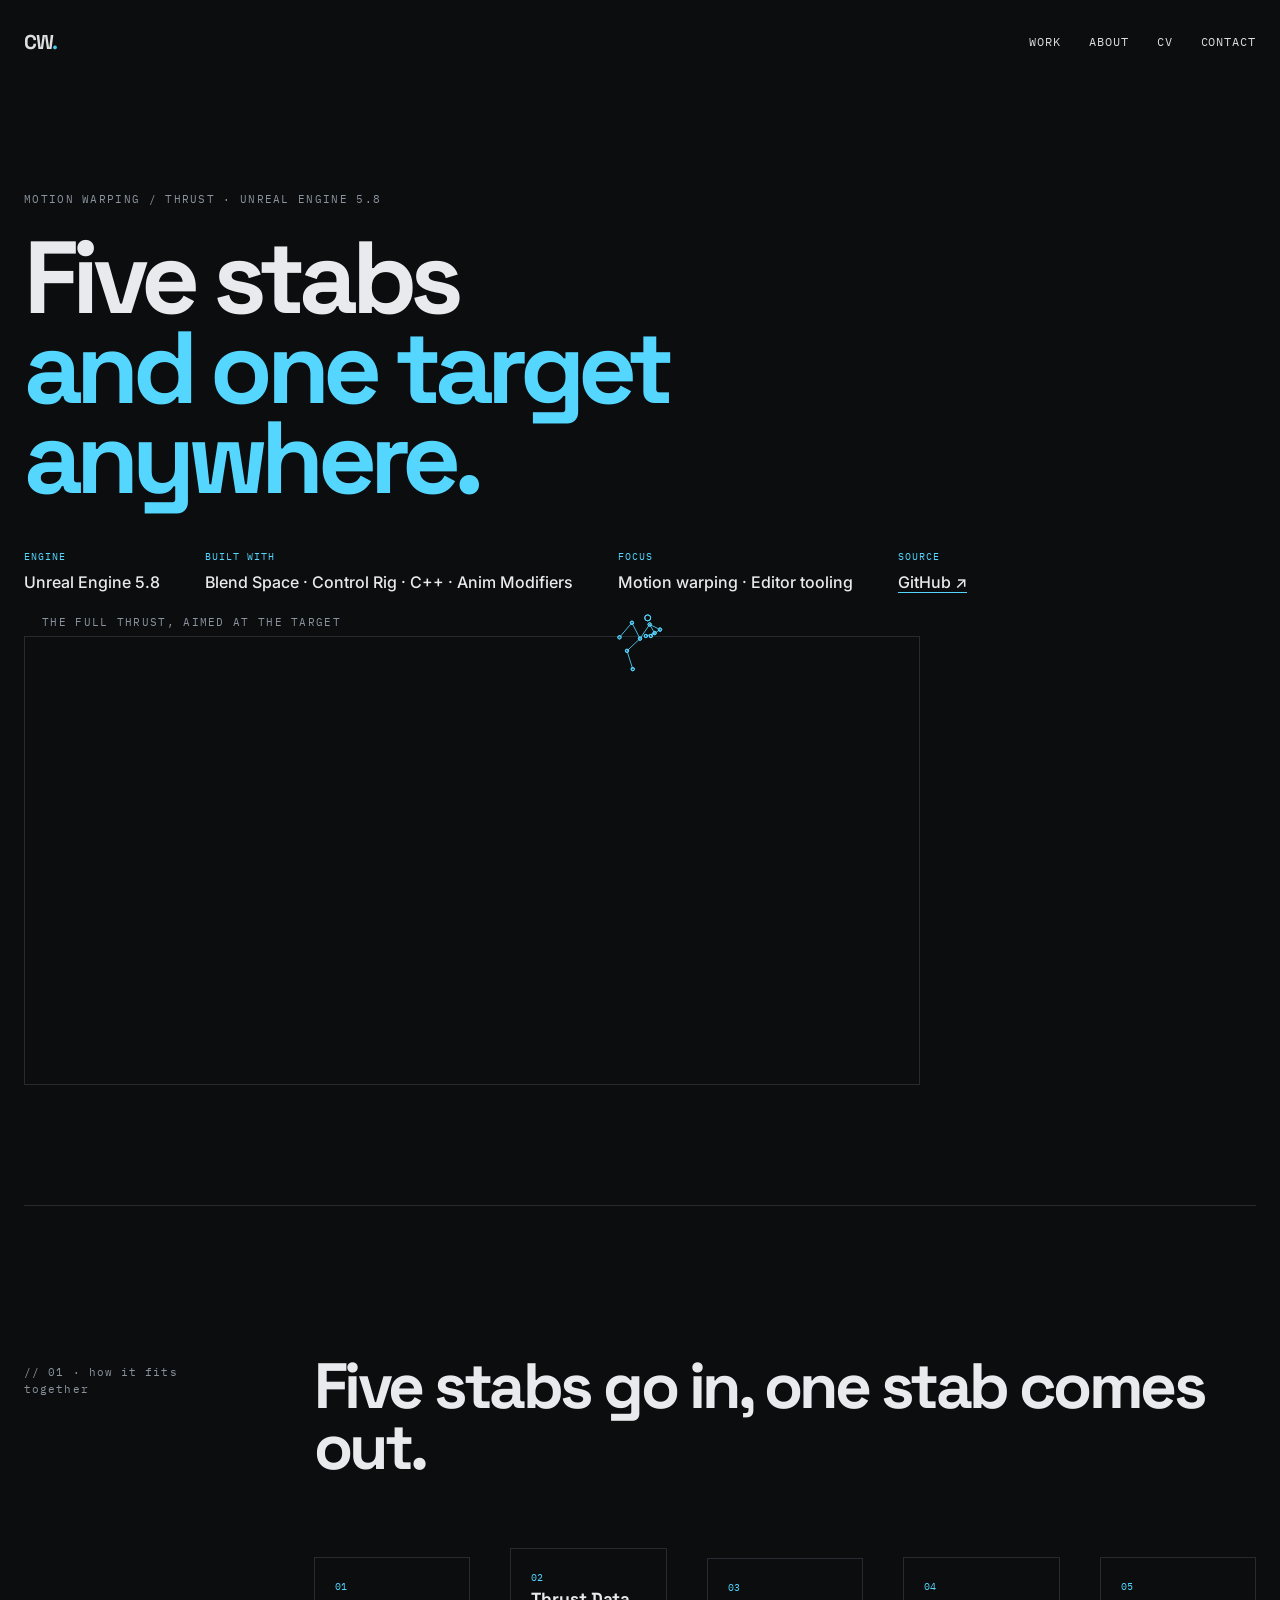
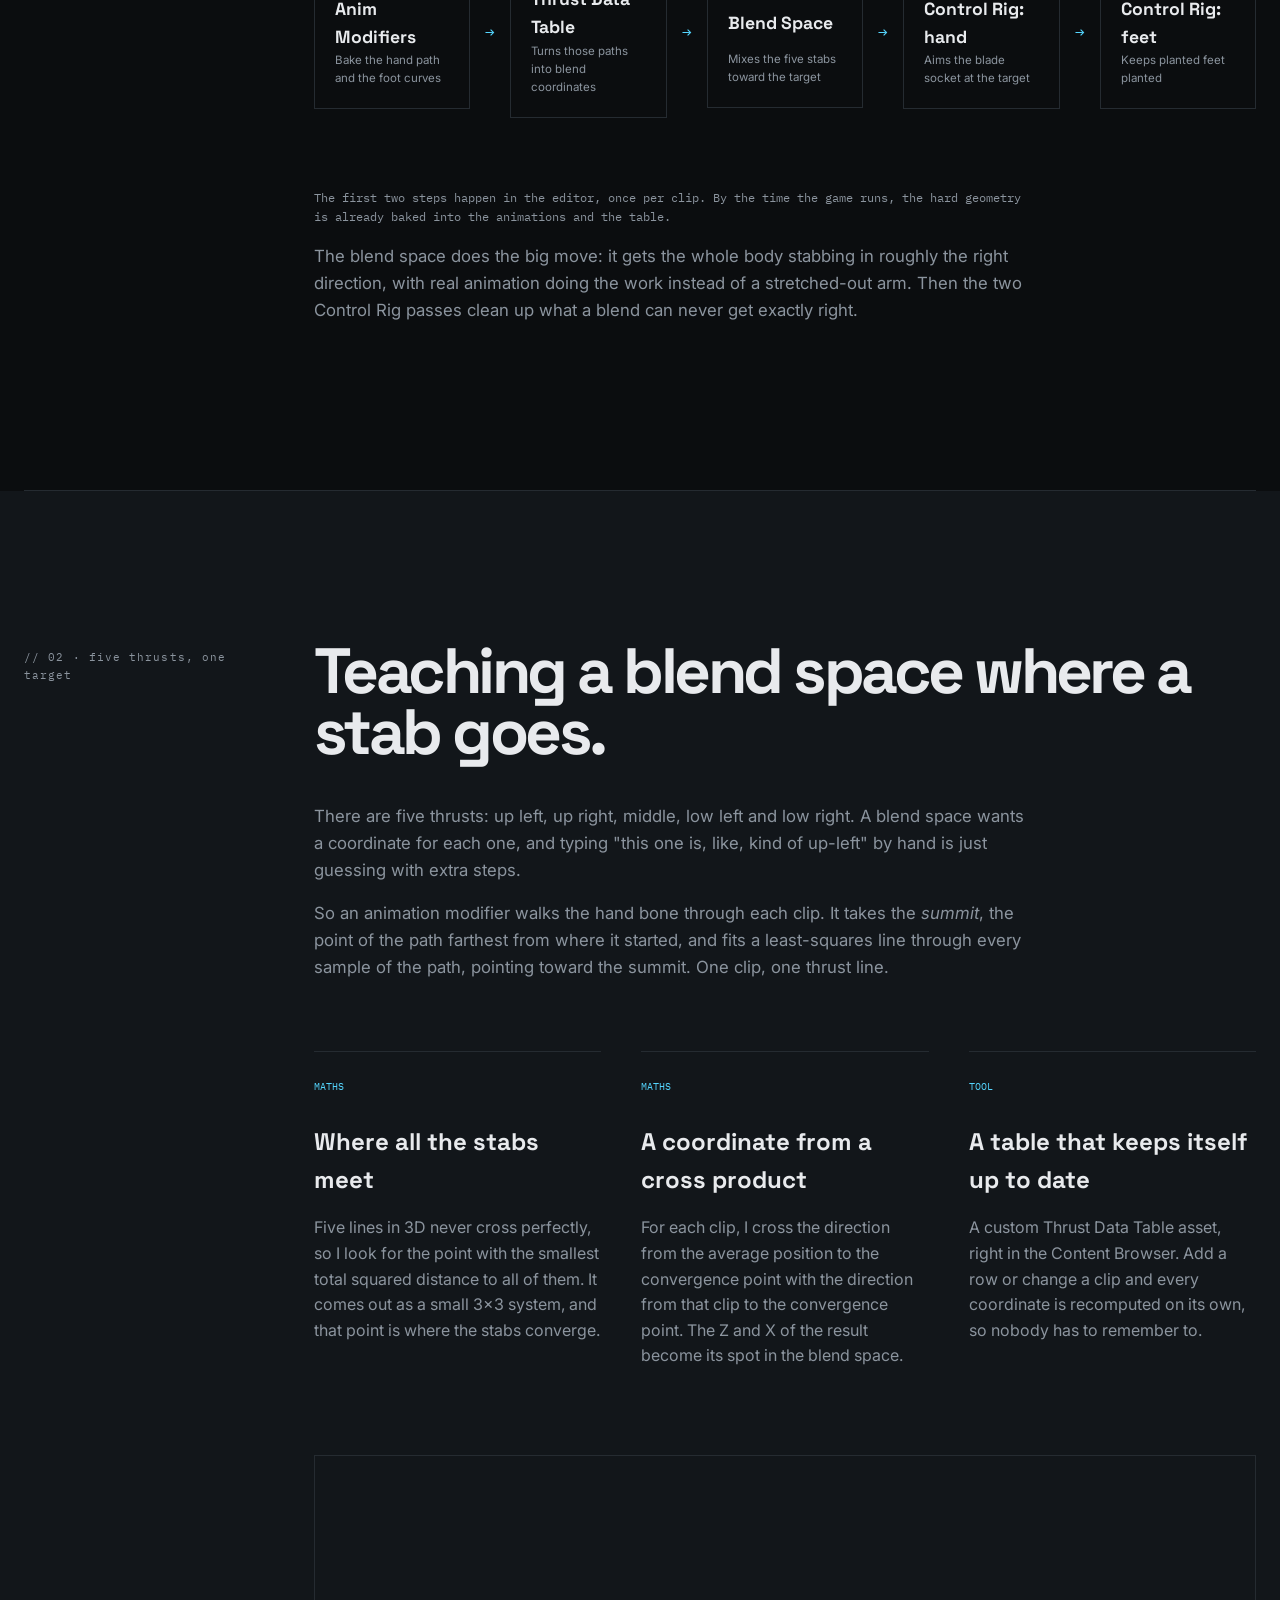
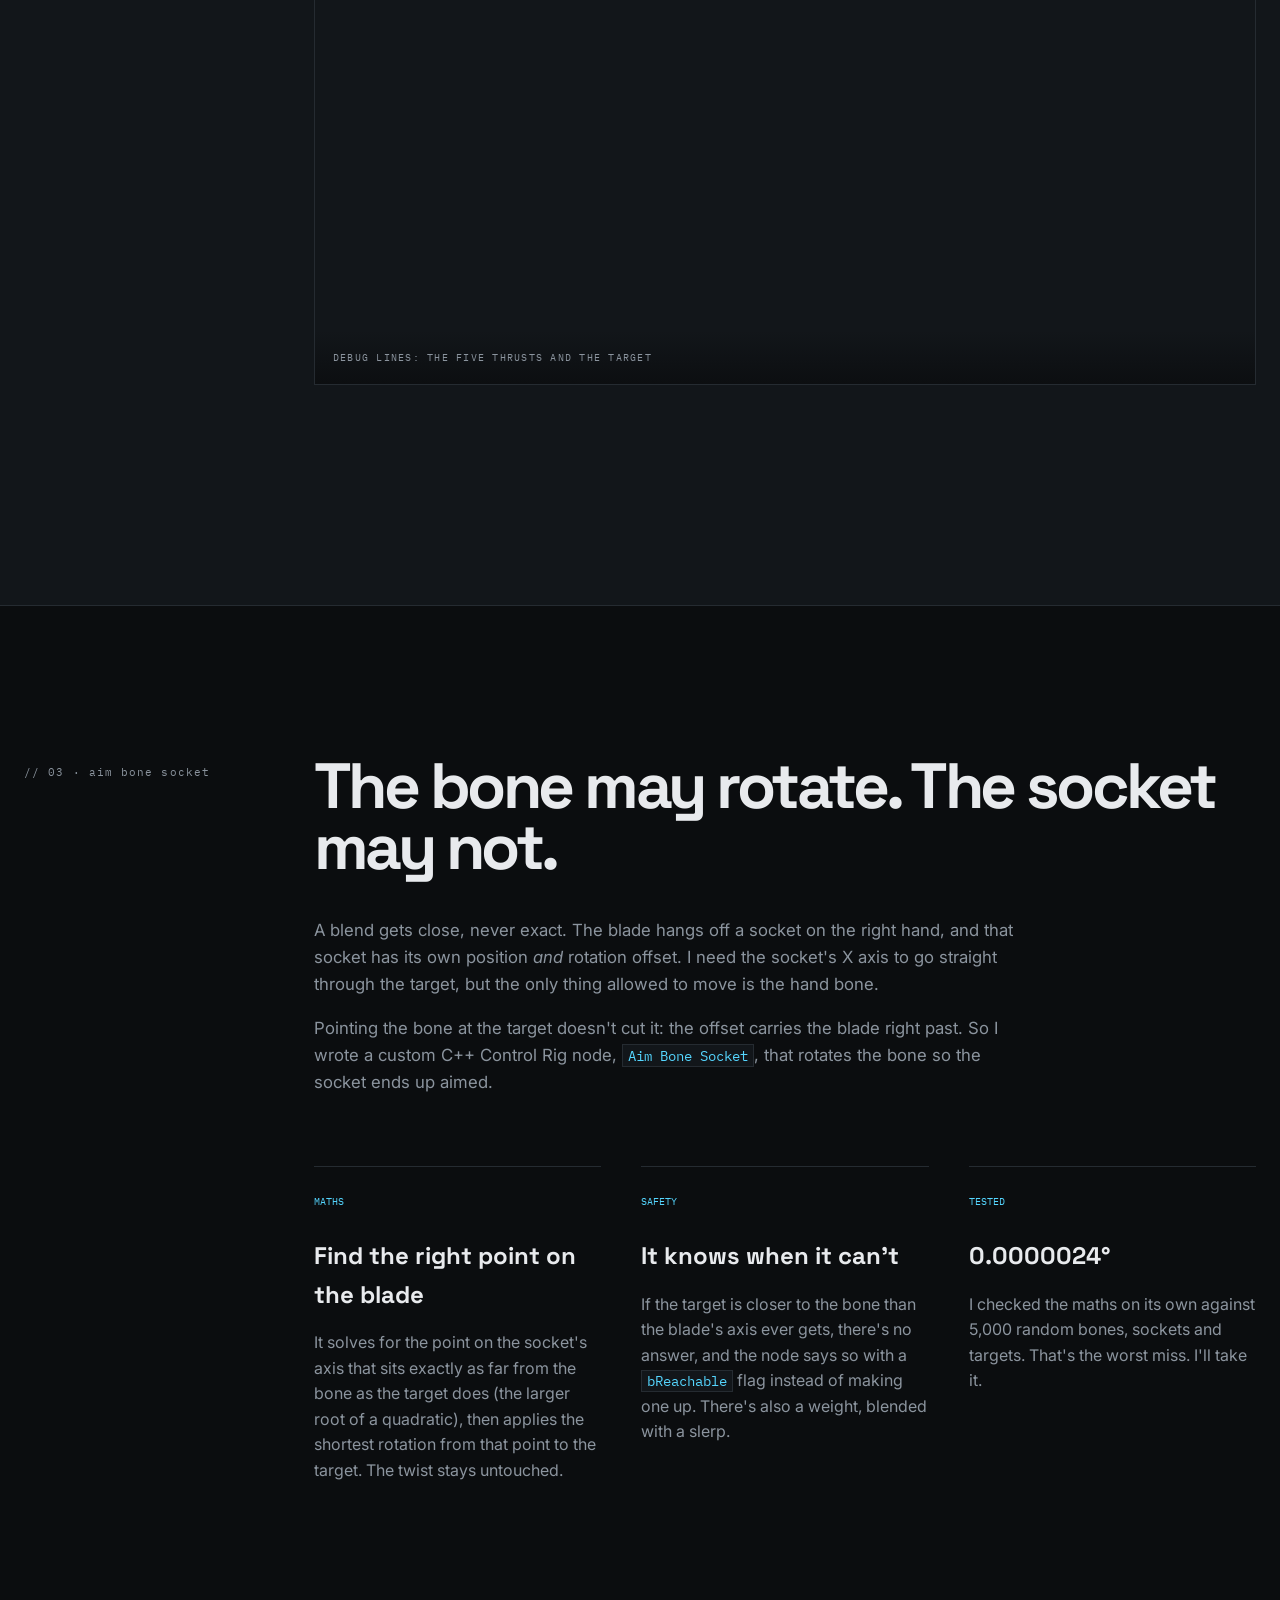
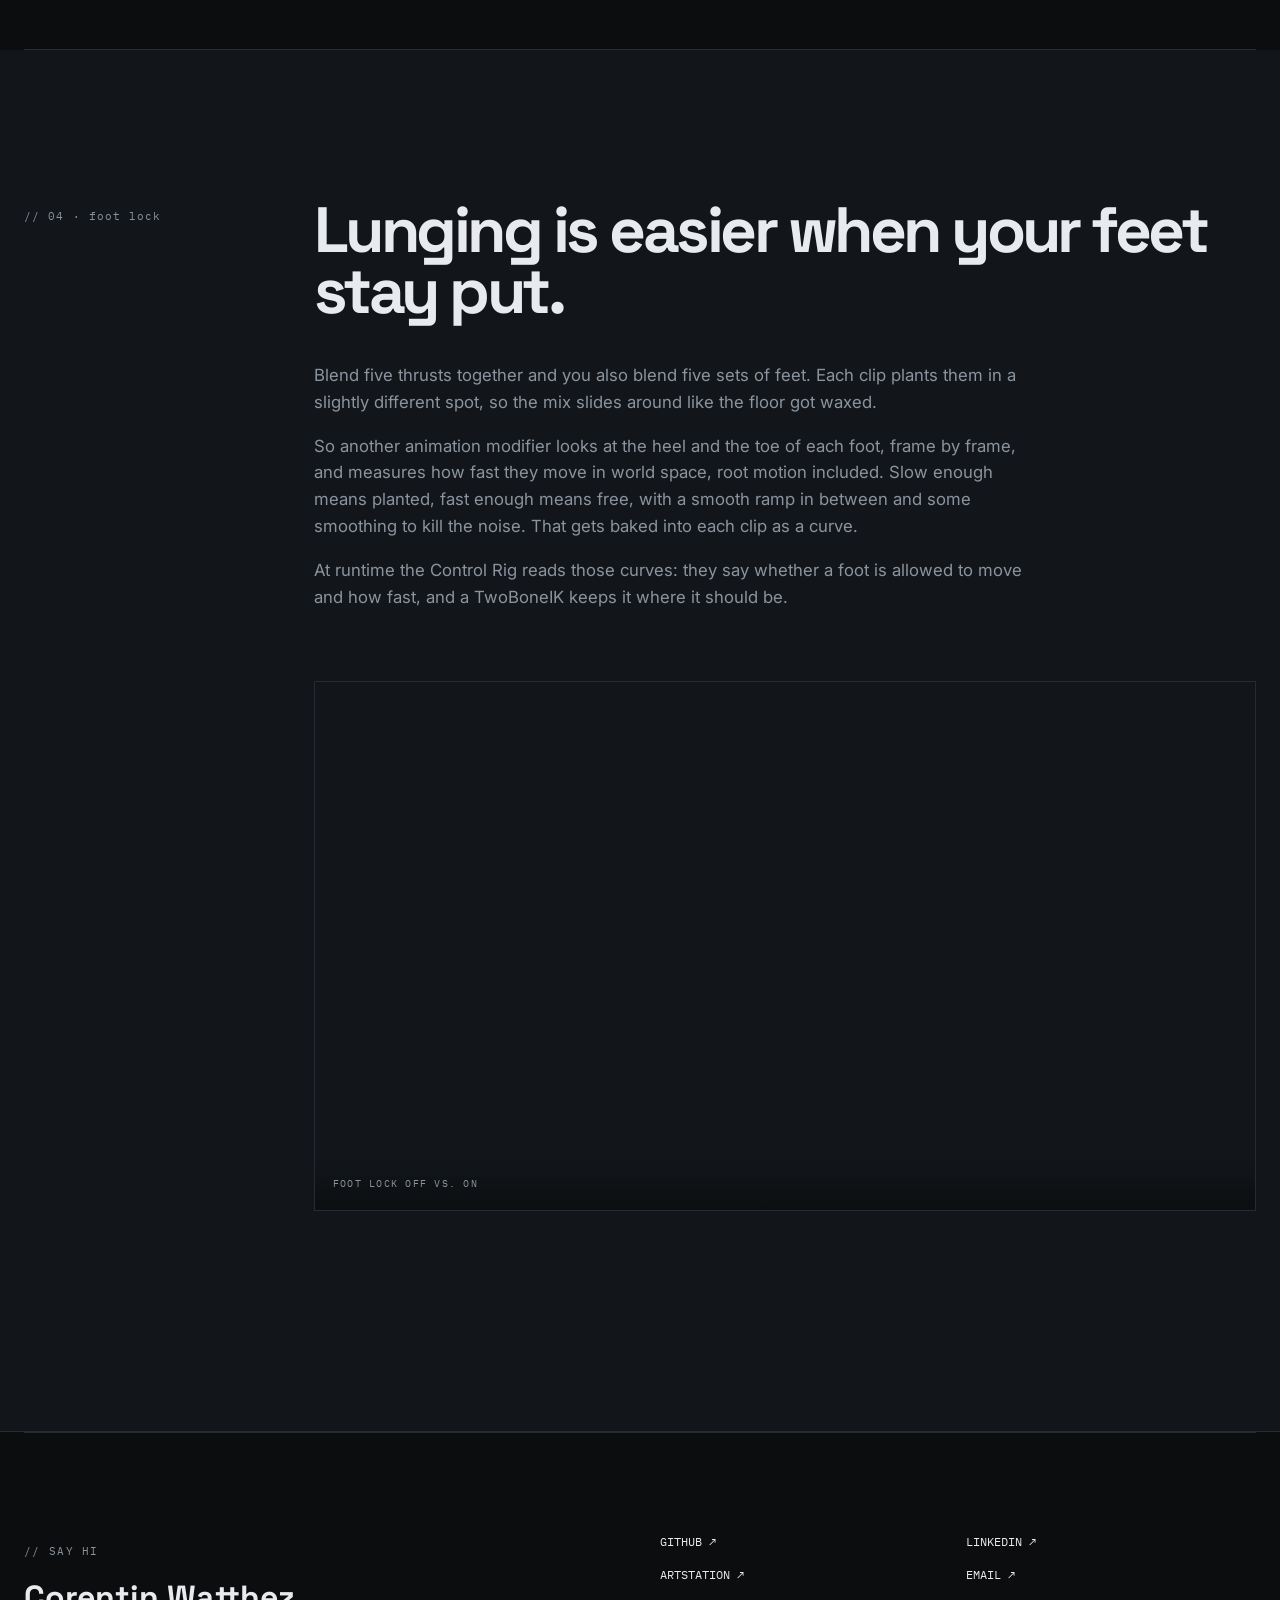
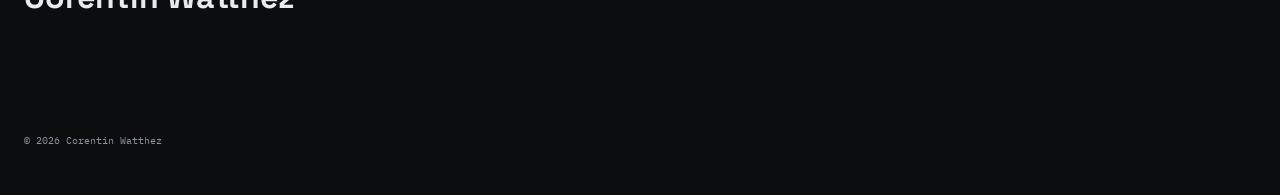
<file: PROJECTS/MOTION-WARPING/index.html>
<!DOCTYPE html>
<html lang="en">

<head>
    <meta charset="UTF-8">
    <meta name="viewport" content="width=device-width, initial-scale=1.0">
    <meta name="description"
        content="Motion warping a thrust attack in Unreal Engine 5.8 — a blend space of five stabs, a custom Control Rig node that aims the blade at the target, and baked foot-lock curves.">
    <title>Motion Warping a Thrust — Corentin Watthez</title>
    <link rel="preconnect" href="https://fonts.googleapis.com">
    <link rel="preconnect" href="https://fonts.gstatic.com" crossorigin>
    <link
        href="https://fonts.googleapis.com/css2?family=IBM+Plex+Mono:wght@400;500&family=Inter:wght@400;500;600;700&family=Space+Grotesk:wght@500;600;700&display=swap"
        rel="stylesheet">
    <link rel="stylesheet" href="../../CSS/style.css">
    <link rel="stylesheet" href="../../CSS/case-study.css">
    <script src="../../JS/stickman.js" defer></script>
    <script src="../../JS/spec-popup.js" defer></script>
</head>

<body>
    <header class="site-header">
        <a class="logo" href="../../index.html">CW<span>.</span></a>
        <nav><a href="../../index.html#work">Work</a><a href="../../index.html#about">About</a><a
                href="../../index.html#cv">CV</a><a href="../../index.html#contact">Contact</a></nav>
    </header>
    <main>
        <section class="case-hero">
            <div class="case-hero-copy">
                <p class="eyebrow">MOTION WARPING / THRUST · UNREAL ENGINE 5.8</p>
                <h1>Five stabs<br><span>and one target anywhere.</span></h1>
                <div class="case-meta">
                    <div><span>ENGINE</span><strong>Unreal Engine 5.8</strong></div>
                    <div><span>BUILT WITH</span><strong>Blend Space · Control Rig · C++ · Anim Modifiers</strong></div>
                    <div><span>FOCUS</span><strong>Motion warping · Editor tooling</strong></div>
                    <div><span>SOURCE</span><strong><a href="https://github.com/Orabs16/ThrustMotionWrapping">GitHub ↗</a></strong></div>
                </div>
            </div>
            <div class="media-label">THE FULL THRUST, AIMED AT THE TARGET</div>
            <div class="video-frame">
                <video autoplay muted loop playsinline>
                    <source src="../../ASSET/VIDEO/ThrustDemo.mp4" type="video/mp4">Your browser does not support
                    the video tag.
                </video>
                <svg class="stickman pose-sit"></svg>
            </div>
        </section>

        <section class="case-section">
            <div class="case-section-title"><span>// 01 · how it fits together</span></div>
            <div class="case-section-content">
                <h2>Five stabs go in, one stab comes out.</h2>
                <div class="architecture">
                    <div class="architecture-node"><span>01</span><strong>Anim Modifiers</strong><small>Bake the hand
                            path and the foot curves</small></div>
                    <div class="architecture-arrow">→</div>
                    <div class="architecture-node"><span>02</span><strong>Thrust Data Table</strong><small>Turns those
                            paths into blend coordinates</small></div>
                    <div class="architecture-arrow">→</div>
                    <div class="architecture-node"><span>03</span><strong>Blend Space</strong><small>Mixes the five
                            stabs toward the target</small></div>
                    <div class="architecture-arrow">→</div>
                    <div class="architecture-node"><span>04</span><strong>Control Rig: hand</strong><small>Aims the
                            blade socket at the target</small></div>
                    <div class="architecture-arrow">→</div>
                    <div class="architecture-node"><span>05</span><strong>Control Rig: feet</strong><small>Keeps
                            planted feet planted</small></div>
                </div>
                <p class="architecture-note">The first two steps happen in the editor, once per clip. By the time
                    the game runs, the hard geometry is already baked into the animations and the table.</p>
                <p>The blend space does the big move: it gets the whole body stabbing in roughly the right
                    direction, with real animation doing the work instead of a stretched-out arm. Then the two
                    Control Rig passes clean up what a blend can never get exactly right.</p>
            </div>
        </section>

        <section class="case-section dark-section">
            <div class="case-section-title"><span>// 02 · five thrusts, one target</span></div>
            <div class="case-section-content">
                <h2>Teaching a blend space where a stab goes.</h2>
                <p>There are five thrusts: up left, up right, middle, low left and low right. A blend space wants
                    a coordinate for each one, and typing "this one is, like, kind of up-left" by hand is just
                    guessing with extra steps.</p>
                <p>So an animation modifier walks the hand bone through each clip. It takes the <em>summit</em>,
                    the point of the path farthest from where it started, and fits a least-squares line through
                    every sample of the path, pointing toward the summit. One clip, one thrust line.</p>
                <div class="feature-grid">
                    <div><span>MATHS</span>
                        <h3>Where all the stabs meet</h3>
                        <p>Five lines in 3D never cross perfectly, so I look for the point with the smallest
                            total squared distance to all of them. It comes out as a small 3×3 system, and
                            that point is where the stabs converge.</p>
                    </div>
                    <div><span>MATHS</span>
                        <h3>A coordinate from a cross product</h3>
                        <p>For each clip, I cross the direction from the average position to the convergence
                            point with the direction from that clip to the convergence point. The Z and X of the
                            result become its spot in the blend space.</p>
                    </div>
                    <div><span>TOOL</span>
                        <h3>A table that keeps itself up to date</h3>
                        <p>A custom Thrust Data Table asset, right in the Content Browser. Add a row or change a
                            clip and every coordinate is recomputed on its own, so nobody has to remember to.</p>
                    </div>
                </div>
                <div class="media-block">
                    <video autoplay muted loop playsinline>
                        <source src="../../ASSET/VIDEO/ThrustBlendSpace.mp4" type="video/mp4">Your browser does not
                        support the video tag.
                    </video>
                    <span class="media-caption">DEBUG LINES: THE FIVE THRUSTS AND THE TARGET</span>
                </div>
            </div>
        </section>

        <section class="case-section">
            <div class="case-section-title"><span>// 03 · aim bone socket</span></div>
            <div class="case-section-content">
                <h2>The bone may rotate. The socket may not.</h2>
                <p>A blend gets close, never exact. The blade hangs off a socket on the right hand, and that
                    socket has its own position <em>and</em> rotation offset. I need the socket's X axis to go
                    straight through the target, but the only thing allowed to move is the hand bone.</p>
                <p>Pointing the bone at the target doesn't cut it: the offset carries the blade right past.
                    So I wrote a custom C++ Control Rig node, <code>Aim Bone Socket</code>, that rotates the bone
                    so the socket ends up aimed.</p>
                <div class="feature-grid">
                    <div><span>MATHS</span>
                        <h3>Find the right point on the blade</h3>
                        <p>It solves for the point on the socket's axis that sits exactly as far from the bone as
                            the target does (the larger root of a quadratic), then applies the shortest rotation
                            from that point to the target. The twist stays untouched.</p>
                    </div>
                    <div><span>SAFETY</span>
                        <h3>It knows when it can't</h3>
                        <p>If the target is closer to the bone than the blade's axis ever gets, there's no
                            answer, and the node says so with a <code>bReachable</code> flag instead of making
                            one up. There's also a weight, blended with a slerp.</p>
                    </div>
                    <div><span>TESTED</span>
                        <h3>0.0000024°</h3>
                        <p>I checked the maths on its own against 5,000 random bones, sockets and targets.
                            That's the worst miss. I'll take it.</p>
                    </div>
                </div>
            </div>
        </section>

        <section class="case-section dark-section">
            <div class="case-section-title"><span>// 04 · foot lock</span></div>
            <div class="case-section-content">
                <h2>Lunging is easier when your feet stay put.</h2>
                <p>Blend five thrusts together and you also blend five sets of feet. Each clip plants them in a
                    slightly different spot, so the mix slides around like the floor got waxed.</p>
                <p>So another animation modifier looks at the heel and the toe of each foot, frame by frame, and
                    measures how fast they move in world space, root motion included. Slow enough means planted,
                    fast enough means free, with a smooth ramp in between and some smoothing to kill the noise.
                    That gets baked into each clip as a curve.</p>
                <p>At runtime the Control Rig reads those curves: they say whether a foot is allowed to move and
                    how fast, and a TwoBoneIK keeps it where it should be.</p>
                <div class="media-block">
                    <video autoplay muted loop playsinline>
                        <source src="../../ASSET/VIDEO/ThrustFootLock.mp4" type="video/mp4">Your browser does not
                        support the video tag.
                    </video>
                    <span class="media-caption">FOOT LOCK OFF VS. ON</span>
                </div>
            </div>
        </section>

    </main>
    <footer id="contact">
        <div>
            <p class="eyebrow">// SAY HI</p>
            <h2>Corentin Watthez</h2>
        </div>
        <div class="footer-links"><a href="https://github.com/Orabs16">GitHub ↗</a><a href="https://www.linkedin.com/in/corentin-watthez-62b219331/">LinkedIn ↗</a><a href="https://www.artstation.com/corentinwatthez">ArtStation ↗</a><a
                href="mailto:corentinwatthez@gmail.com">Email ↗</a></div>
        <p class="copyright">© 2026 Corentin Watthez</p>
    </footer>
</body>

</html>
</file>
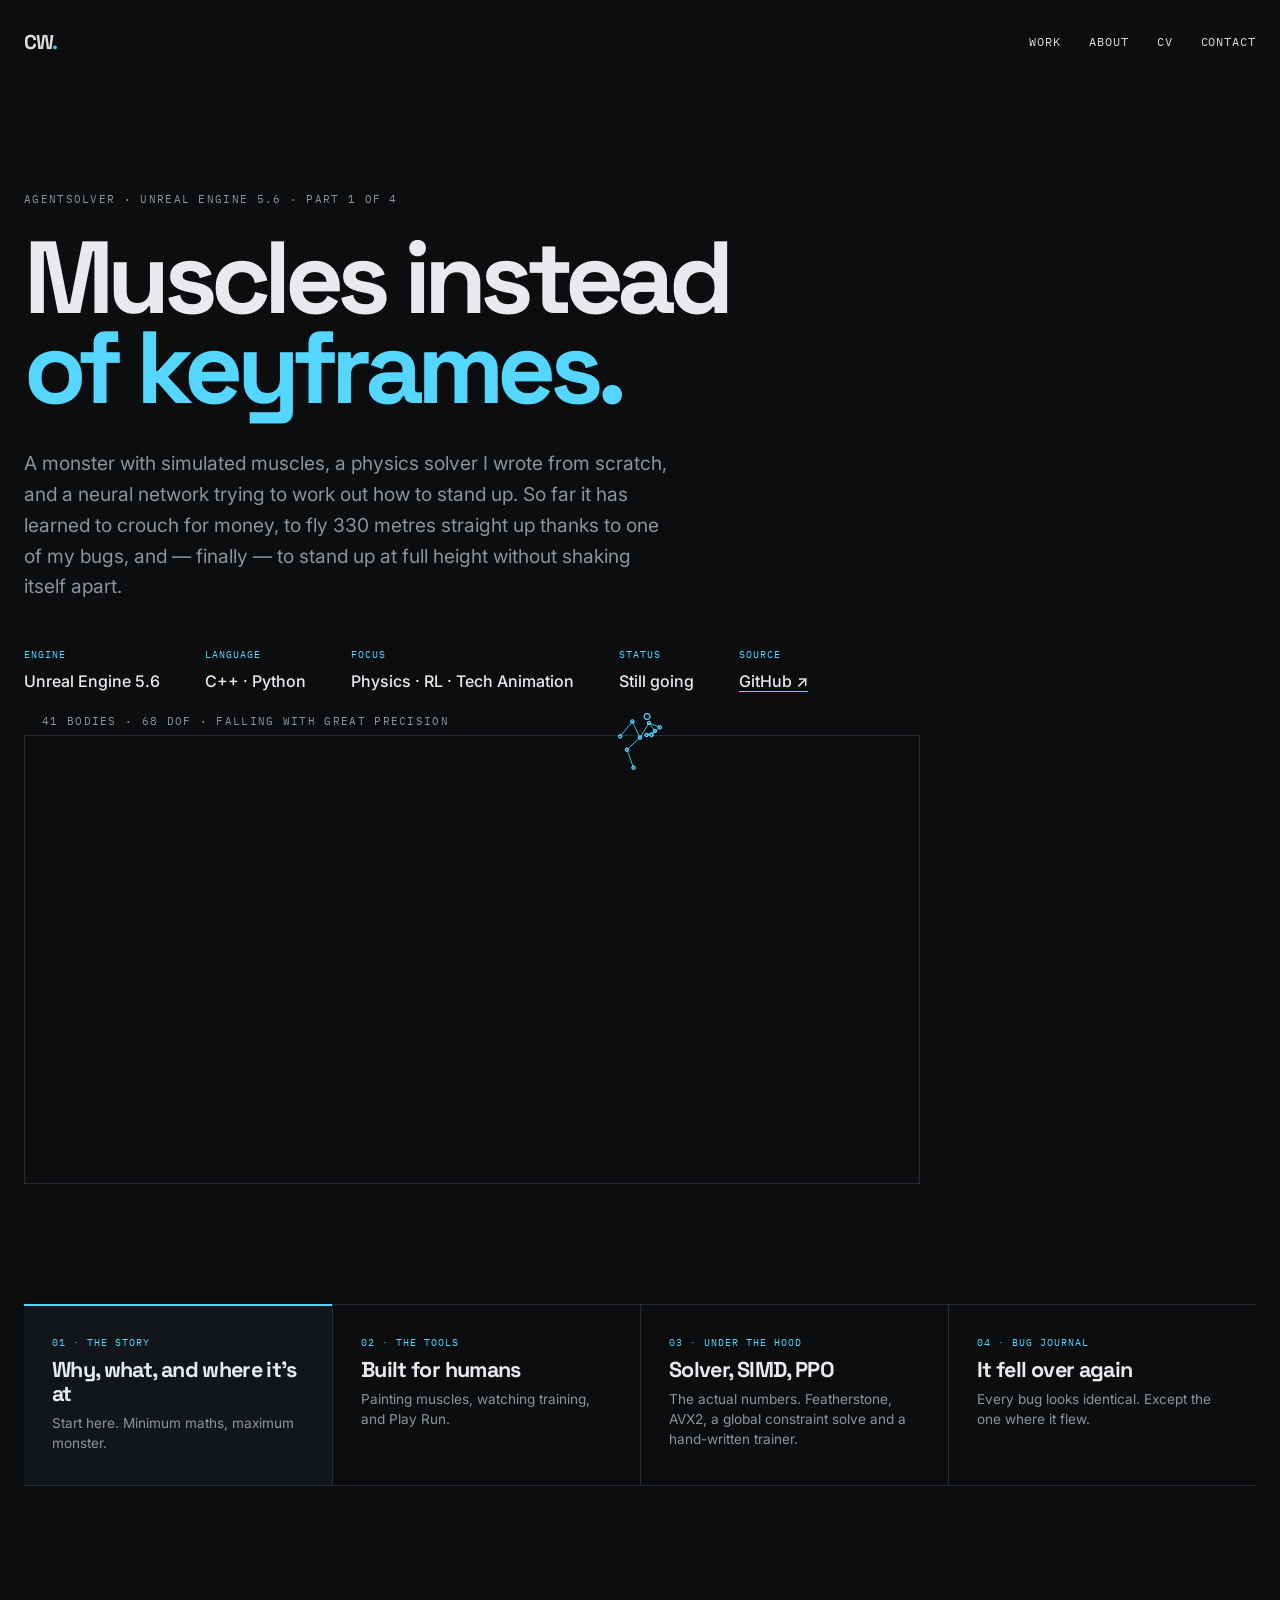
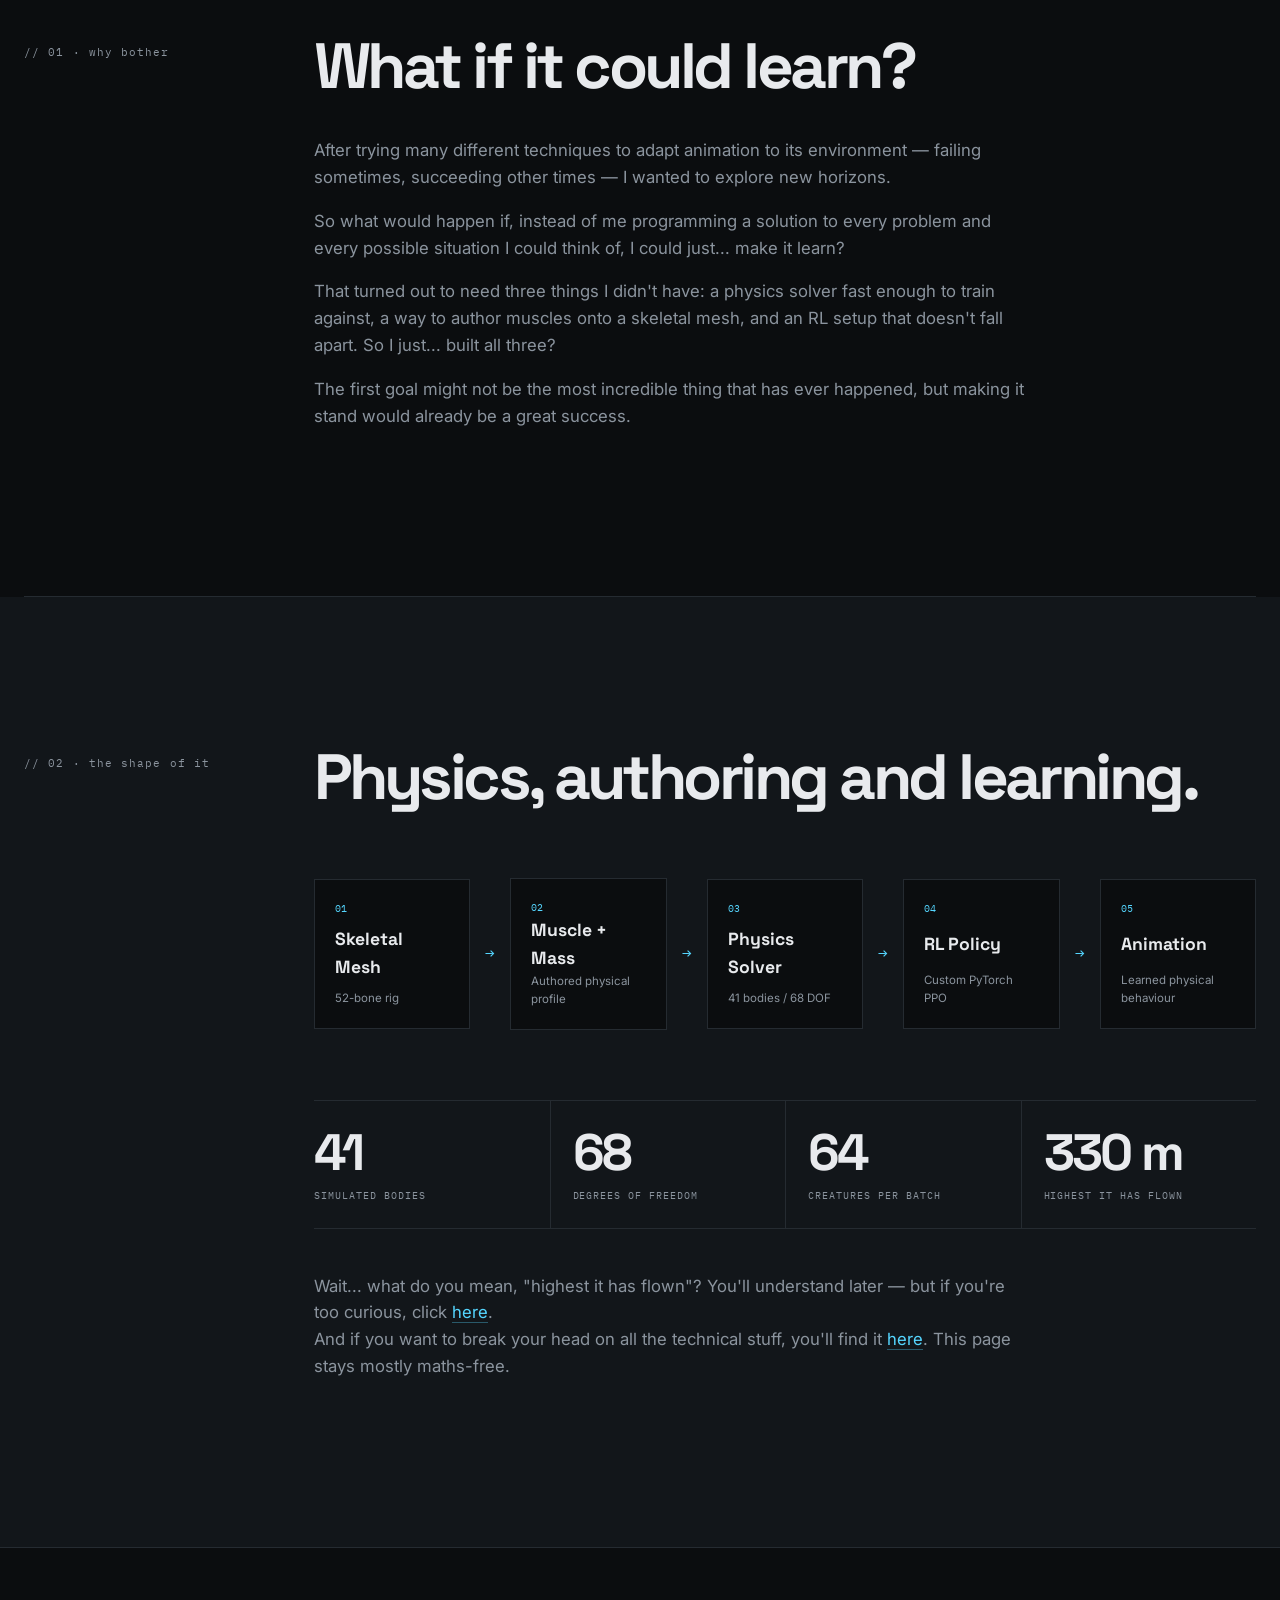
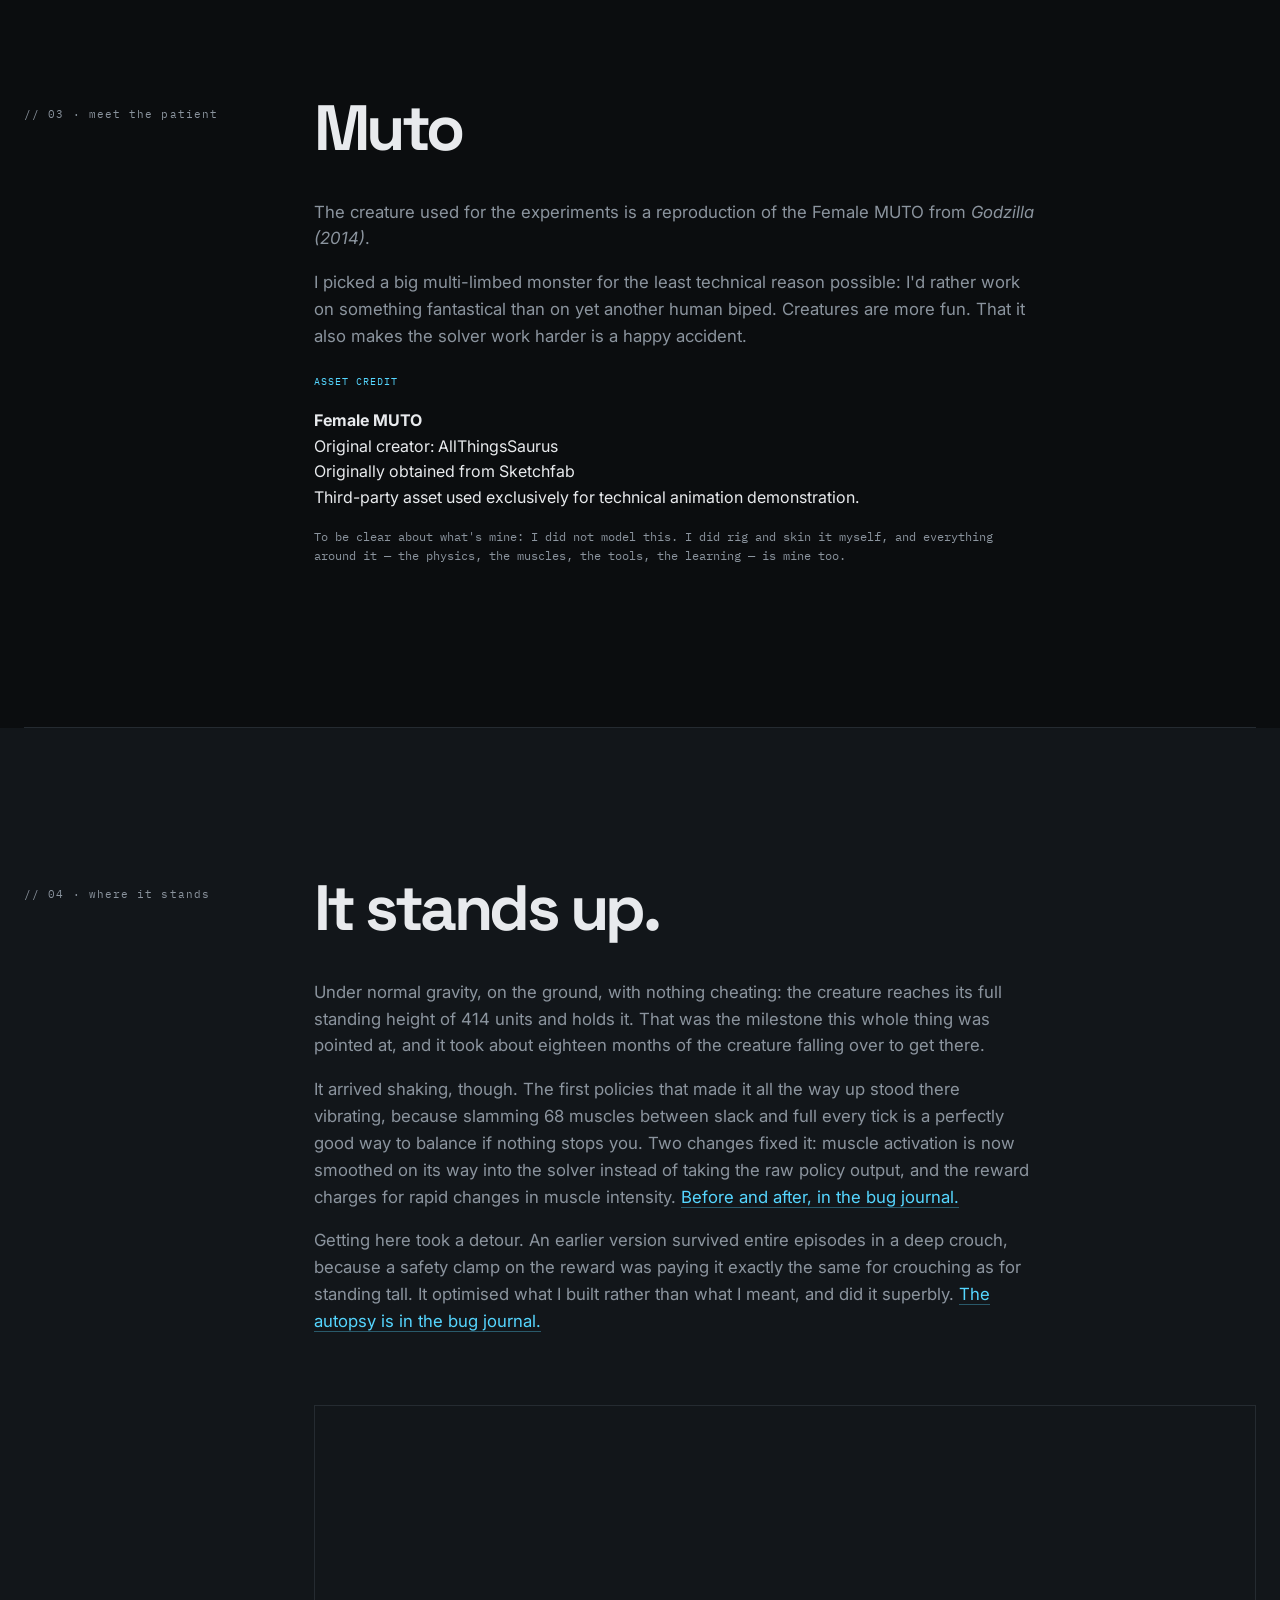
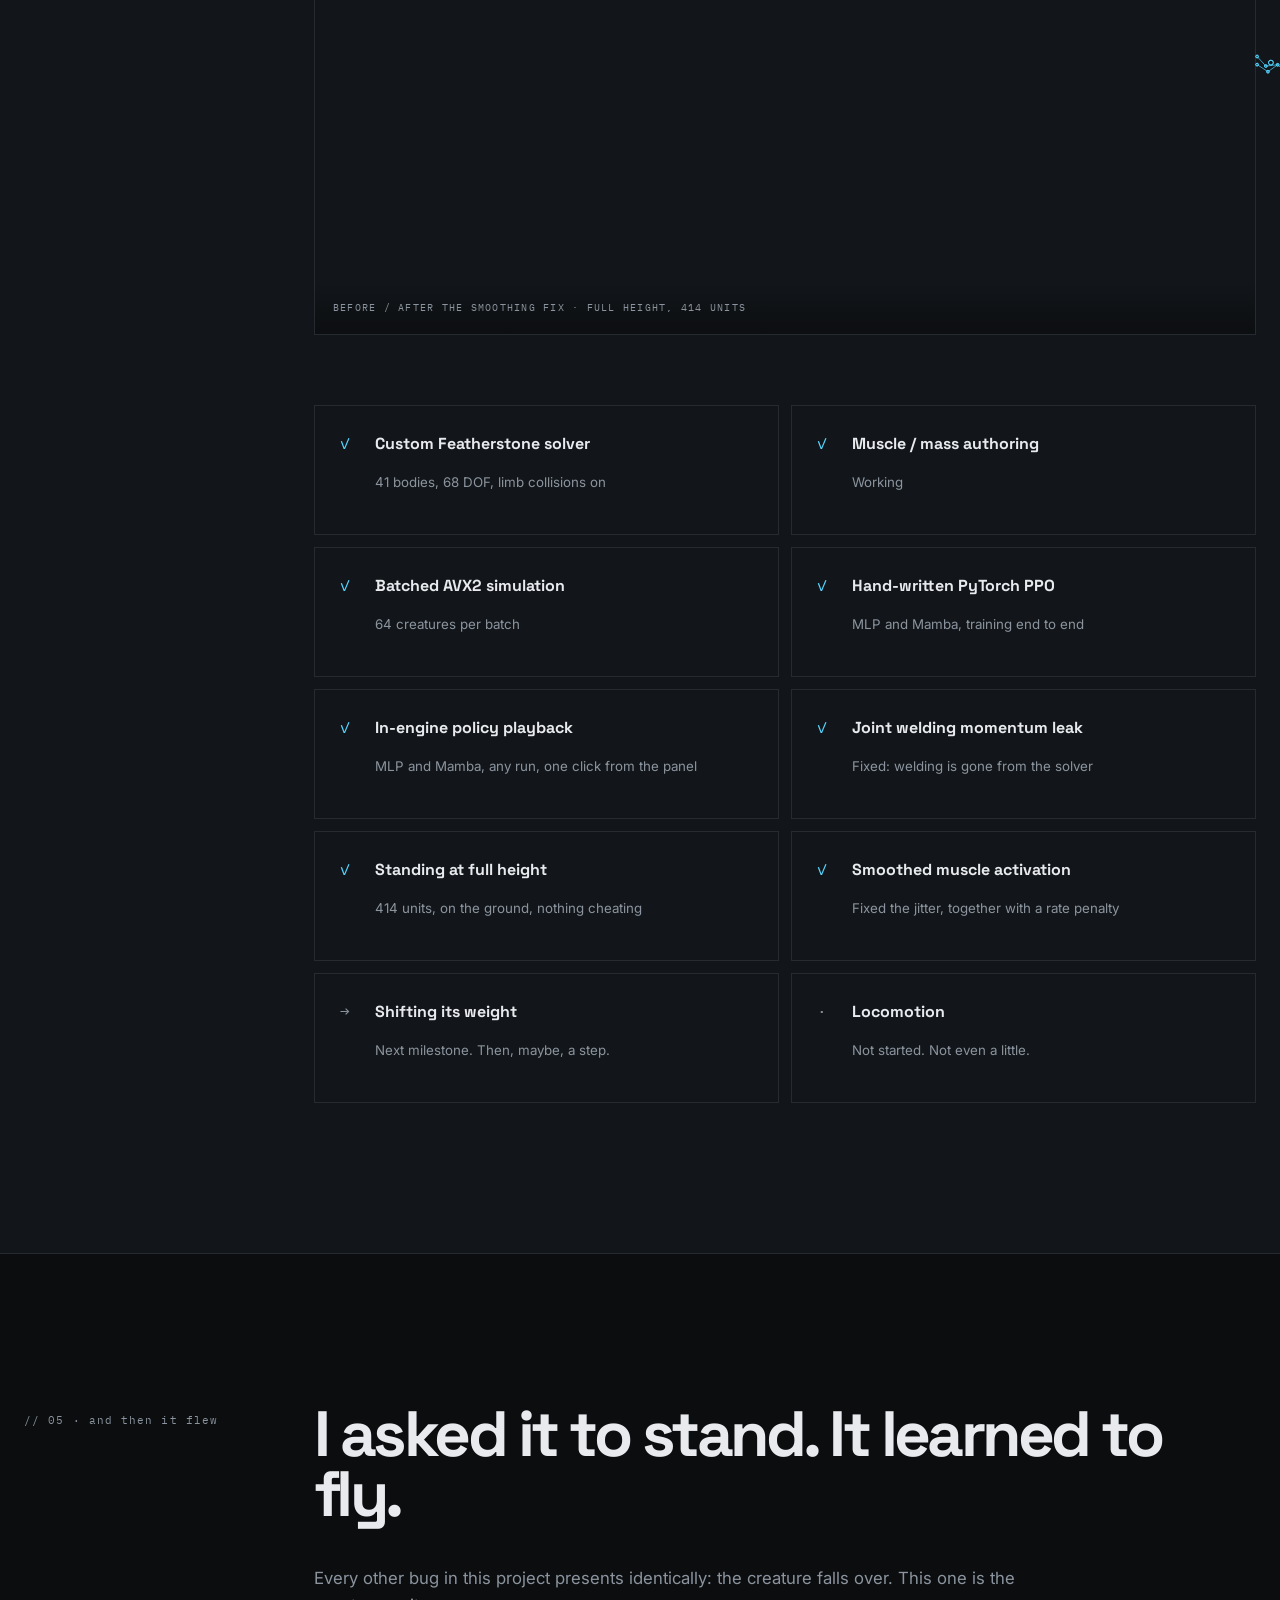
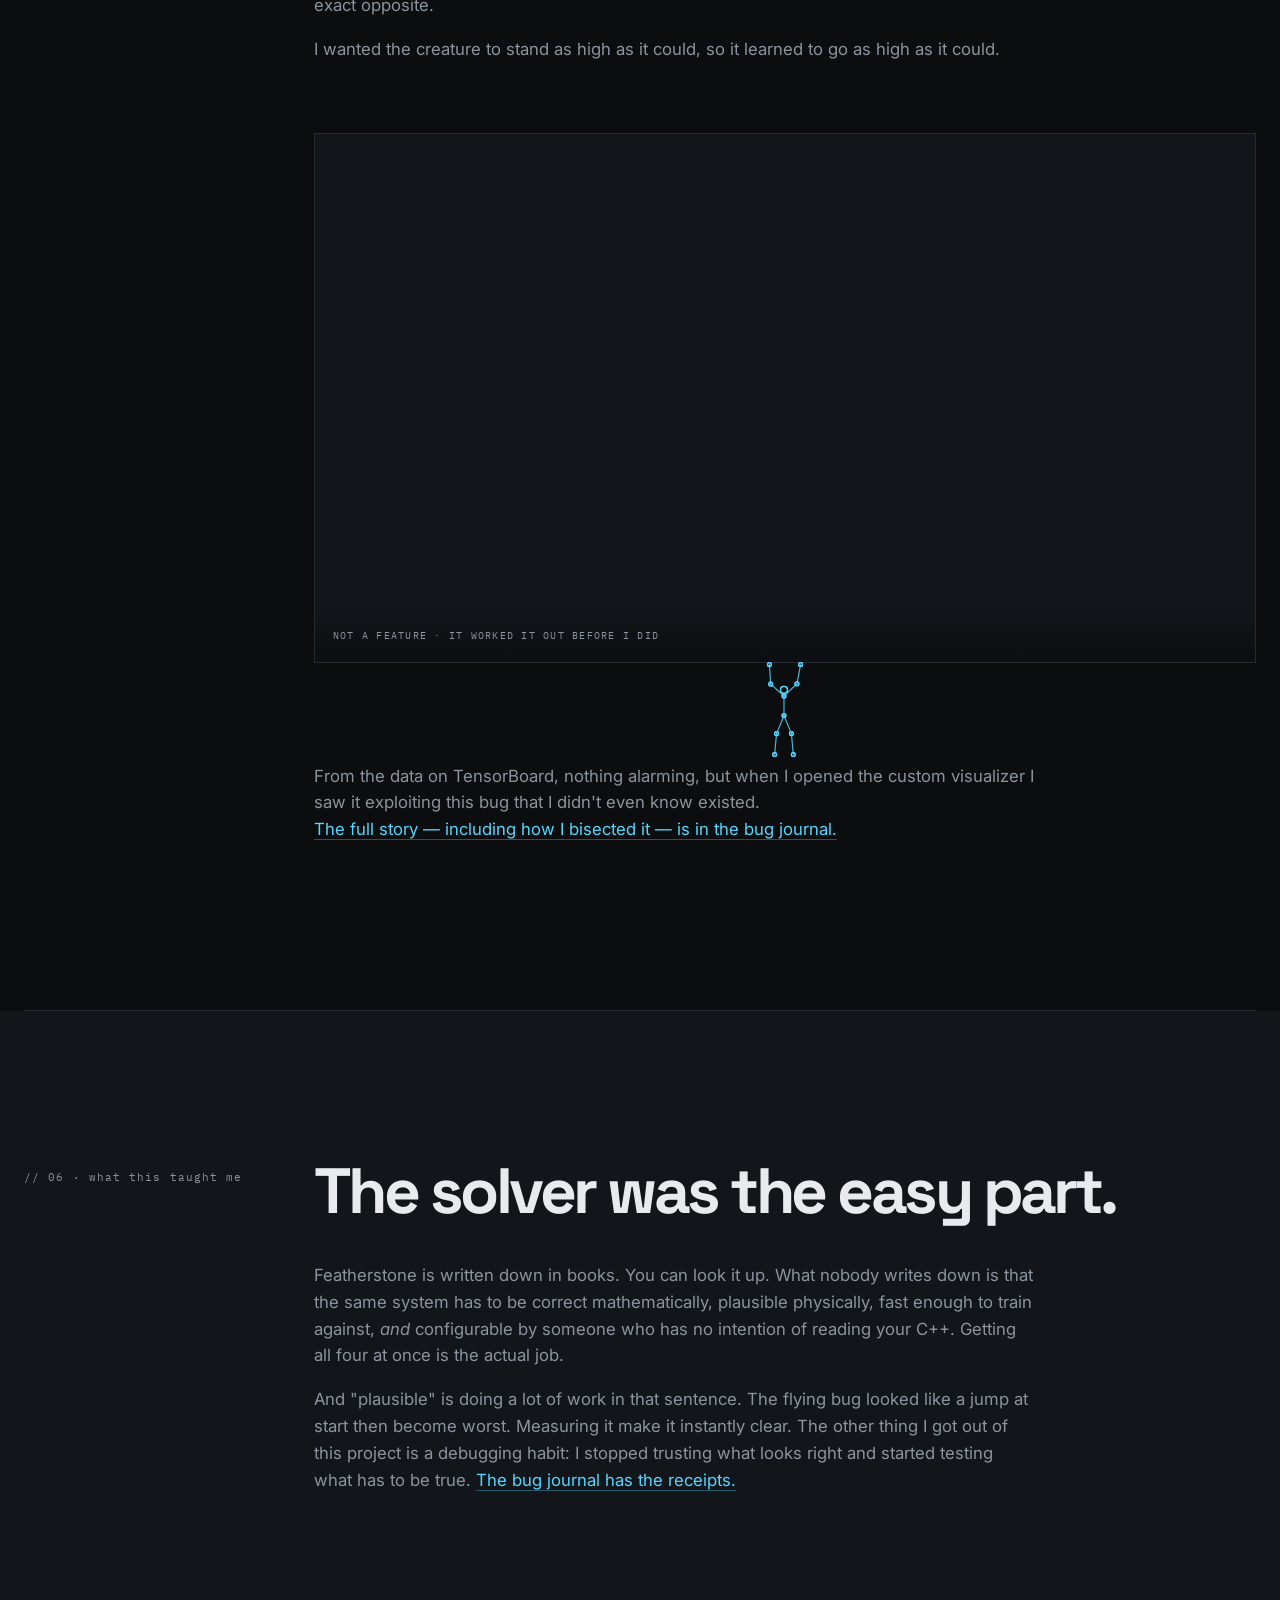
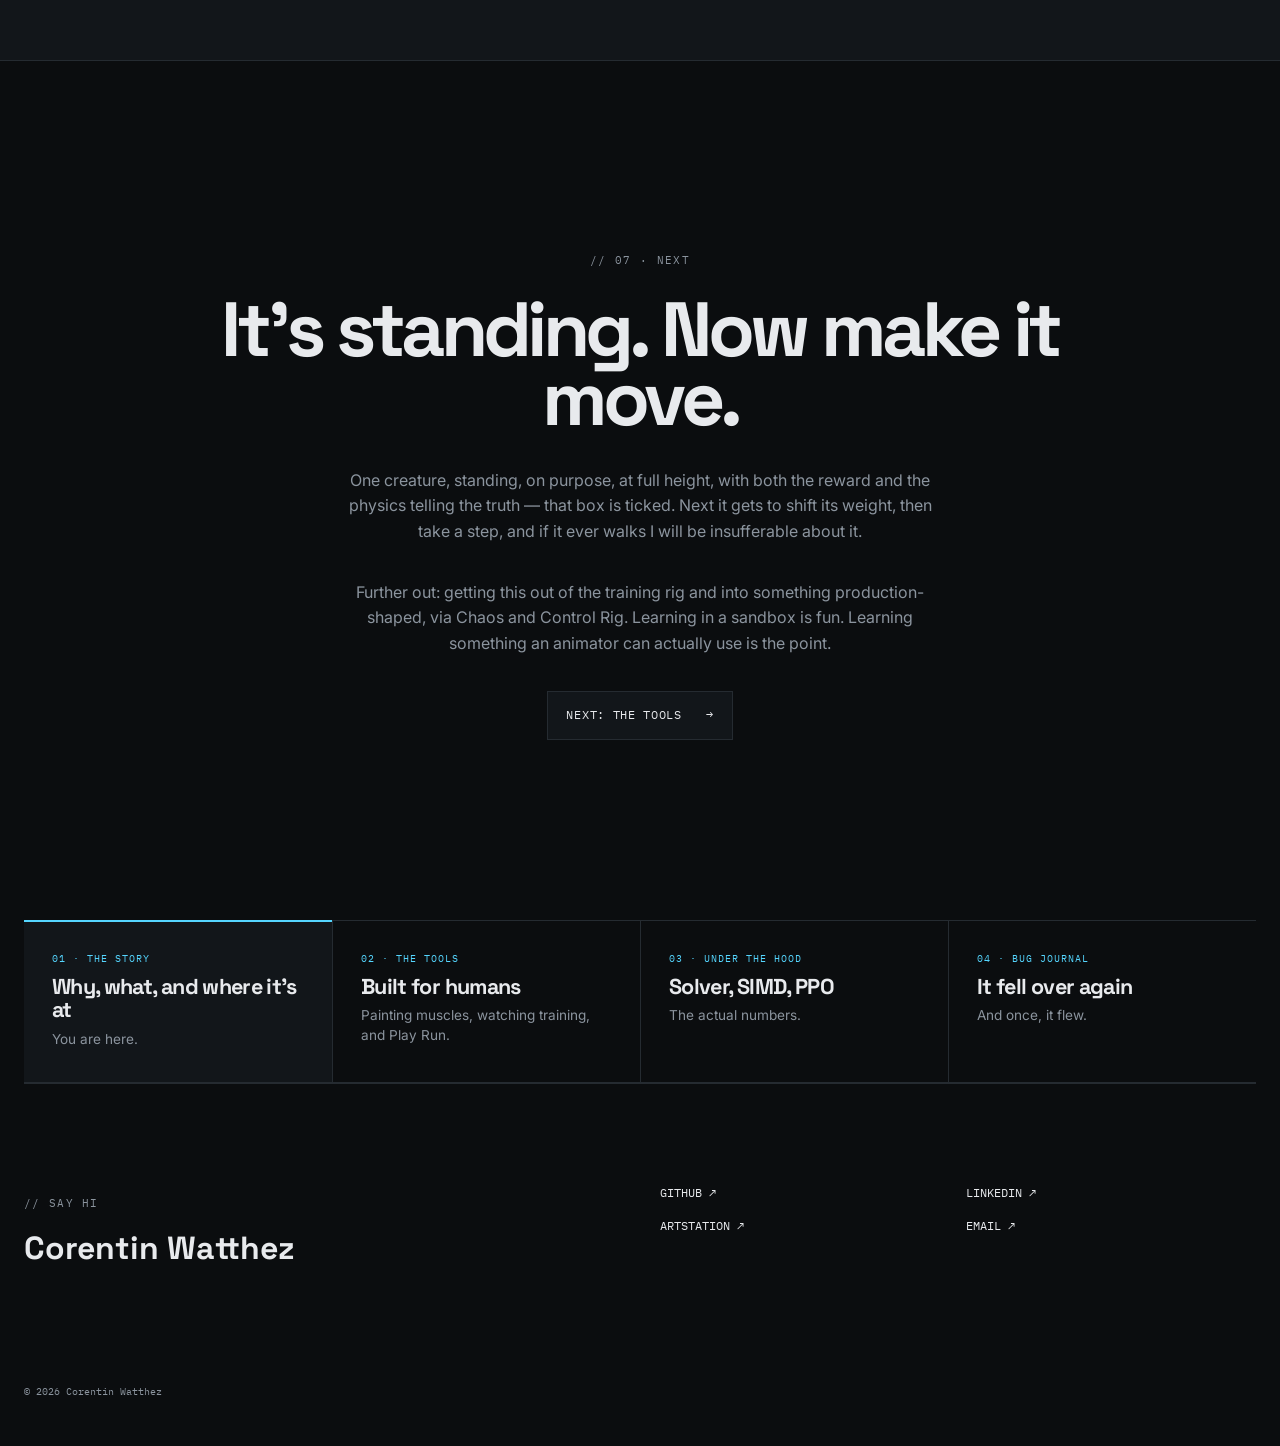
<file: PROJECTS/MUSCLE-ANIMATION/index.html>
<!DOCTYPE html>
<html lang="en">

<head>
    <meta charset="UTF-8">
    <meta name="viewport" content="width=device-width, initial-scale=1.0">

    <meta name="description"
        content="AgentSolver — a muscle-driven creature in Unreal Engine 5.6, trained with a hand-written PyTorch PPO on a custom Featherstone physics solver. The story, the tech, and the bugs.">

    <title>AgentSolver — Corentin Watthez</title>

    <link rel="preconnect" href="https://fonts.googleapis.com">
    <link rel="preconnect" href="https://fonts.gstatic.com" crossorigin>

    <link
        href="https://fonts.googleapis.com/css2?family=IBM+Plex+Mono:wght@400;500&family=Inter:wght@400;500;600;700&family=Space+Grotesk:wght@500;600;700&display=swap"
        rel="stylesheet">

    <link rel="stylesheet" href="../../CSS/style.css">
    <link rel="stylesheet" href="../../CSS/case-study.css">
    <script src="../../JS/stickman.js" defer></script>
    <script src="../../JS/video-focus.js" defer></script>
    <script src="../../JS/spec-popup.js" defer></script>
</head>

<body>

    <header class="site-header">
        <a class="logo" href="../../index.html">CW<span>.</span></a>

        <nav>
            <a href="../../index.html#work">Work</a>
            <a href="../../index.html#about">About</a>
            <a href="../../index.html#cv">CV</a>
            <a href="../../index.html#contact">Contact</a>
        </nav>
    </header>


    <main data-solo-video>

        <!-- HERO -->

        <section class="case-hero">

            <div class="case-hero-copy">

                <p class="eyebrow">
                    AGENTSOLVER · UNREAL ENGINE 5.6 · PART 1 OF 4
                </p>

                <h1>
                    Muscles instead<br>
                    <span>of keyframes.</span>
                </h1>

                <p class="case-intro">
                    A monster with simulated muscles, a physics solver I wrote from
                    scratch, and a neural network trying to work out how to stand up.
                    So far it has learned to crouch for money, to fly 330 metres
                    straight up thanks to one of my bugs, and — finally — to stand
                    up at full height without shaking itself apart.
                </p>

                <div class="case-meta">

                    <div>
                        <span>ENGINE</span>
                        <strong>Unreal Engine 5.6</strong>
                    </div>

                    <div>
                        <span>LANGUAGE</span>
                        <strong>C++ · Python</strong>
                    </div>

                    <div>
                        <span>FOCUS</span>
                        <strong>Physics · RL · Tech Animation</strong>
                    </div>

                    <div>
                        <span>STATUS</span>
                        <strong>Still going</strong>
                    </div>

                    <div>
                        <span>SOURCE</span>
                        <strong><a href="https://github.com/Orabs16/AnimationProcedural">GitHub ↗</a></strong>
                    </div>

                </div>

            </div>

            <div class="media-label">41 BODIES · 68 DOF · FALLING WITH GREAT PRECISION</div>

            <div class="video-frame">
                <video autoplay muted loop playsinline>
                    <source src="../../ASSET/VIDEO/LandingMamba1.mp4" type="video/mp4">
                    Your browser does not support the video tag.
                </video>
                <svg class="stickman pose-sit"></svg>
            </div>

        </section>


        <!-- CHAPTERS -->

        <div class="chapters" role="navigation" aria-label="AgentSolver chapters">
            <a class="chapter" href="index.html" aria-current="page">
                <span>01 · THE STORY</span>
                <strong>Why, what, and where it's at</strong>
                <small>Start here. Minimum maths, maximum monster.</small>
            </a>
            <a class="chapter" href="tools.html">
                <span>02 · THE TOOLS</span>
                <strong>Built for humans</strong>
                <small>Painting muscles, watching training, and Play Run.</small>
            </a>
            <a class="chapter" href="technical.html">
                <span>03 · UNDER THE HOOD</span>
                <strong>Solver, SIMD, PPO</strong>
                <small>The actual numbers. Featherstone, AVX2, a global constraint solve and a hand-written
                    trainer.</small>
            </a>
            <a class="chapter" href="bugs.html">
                <span>04 · BUG JOURNAL</span>
                <strong>It fell over again</strong>
                <small>Every bug looks identical. Except the one where it flew.</small>
            </a>
        </div>



        <!-- WHY -->

        <section class="case-section">

            <div class="case-section-title">
                <span>// 01 · why bother</span>
            </div>

            <div class="case-section-content">

                <h2>
                    What if it could learn?
                </h2>

                <p>
                    After trying many different techniques to adapt animation to its
                    environment — failing sometimes, succeeding other times — I wanted
                    to explore new horizons.
                </p>

                <p>
                    So what would happen if, instead of me programming a solution to
                    every problem and every possible situation I could think of, I
                    could just... make it learn?
                </p>

                <p>
                    That turned out to need three things I didn't have: a physics
                    solver fast enough to train against, a way to author muscles onto
                    a skeletal mesh, and an RL setup that doesn't fall apart. So I
                    just... built all three?
                </p>

                <p>
                    The first goal might not be the most incredible thing that has
                    ever happened, but making it stand would already be a great
                    success.
                </p>

            </div>

        </section>



        <!-- SHAPE -->

        <section class="case-section dark-section">

            <div class="case-section-title">
                <span>// 02 · the shape of it</span>
            </div>

            <div class="case-section-content">

                <h2>
                    Physics, authoring
                    and learning.
                </h2>

                <div class="architecture">

                    <div class="architecture-node">
                        <span>01</span>
                        <strong>Skeletal Mesh</strong>
                        <small>52-bone rig</small>
                    </div>

                    <div class="architecture-arrow">→</div>

                    <div class="architecture-node">
                        <span>02</span>
                        <strong>Muscle + Mass</strong>
                        <small>Authored physical profile</small>
                    </div>

                    <div class="architecture-arrow">→</div>

                    <div class="architecture-node">
                        <span>03</span>
                        <strong>Physics Solver</strong>
                        <small>41 bodies / 68 DOF</small>
                    </div>

                    <div class="architecture-arrow">→</div>

                    <div class="architecture-node">
                        <span>04</span>
                        <strong>RL Policy</strong>
                        <small>Custom PyTorch PPO</small>
                    </div>

                    <div class="architecture-arrow">→</div>

                    <div class="architecture-node">
                        <span>05</span>
                        <strong>Animation</strong>
                        <small>Learned physical behaviour</small>
                    </div>

                </div>


                <div class="stat-strip">
                    <div><strong>41</strong><span>Simulated bodies</span></div>
                    <div><strong>68</strong><span>Degrees of freedom</span></div>
                    <div><strong>64</strong><span>Creatures per batch</span></div>
                    <div><strong>330 m</strong><span>Highest it has flown</span></div>
                </div>

                <p>
                    <br>
                    Wait... what do you mean, "highest it has flown"?
                    You'll understand later — but if you're too curious, click <a href="bugs.html#bug-flying">here</a>.
                    <br>And if you want to break your head on all the technical stuff, you'll find it <a
                        href="technical.html">here</a>.
                    This page stays mostly maths-free.
                </p>

            </div>

        </section>



        <!-- CREATURE -->

        <section class="case-section">

            <div class="case-section-title">
                <span>// 03 · meet the patient</span>
            </div>

            <div class="case-section-content">

                <h2>
                    Muto
                </h2>

                <p>
                    The creature used for the experiments is a reproduction of the
                    Female MUTO from <em>Godzilla (2014)</em>.
                </p>

                <p>
                    I picked a big multi-limbed monster for the least technical
                    reason possible: I'd rather work on something fantastical than
                    on yet another human biped. Creatures are more fun. That it
                    also makes the solver work harder is a happy accident.
                </p>

                <div class="asset-credit">

                    <span class="mini-label">ASSET CREDIT</span>

                    <p>
                        <strong>Female MUTO</strong><br>
                        Original creator: AllThingsSaurus<br>
                        Originally obtained from Sketchfab<br>
                        Third-party asset used exclusively for technical animation
                        demonstration.
                    </p>

                </div>

                <p class="architecture-note">
                    To be clear about what's mine: I did not model this. I did rig
                    and skin it myself, and everything around it — the physics,
                    the muscles, the tools, the learning — is mine too.
                </p>

            </div>

        </section>



        <!-- STATUS -->

        <section class="case-section dark-section">

            <div class="case-section-title">
                <span>// 04 · where it stands</span>
            </div>

            <div class="case-section-content">

                <h2>
                    It stands up.
                </h2>

                <p>
                    Under normal gravity, on the ground, with nothing cheating: the
                    creature reaches its full standing height of 414 units and holds
                    it. That was the milestone this whole thing was pointed at, and
                    it took about eighteen months of the creature falling over to get
                    there.
                </p>

                <p>
                    It arrived shaking, though. The first policies that made it all
                    the way up stood there vibrating, because slamming 68 muscles
                    between slack and full every tick is a perfectly good way to
                    balance if nothing stops you. Two changes fixed it: muscle
                    activation is now smoothed on its way into the solver instead of
                    taking the raw policy output, and the reward charges for rapid
                    changes in muscle intensity.
                    <a href="bugs.html#bug-jitter">Before and after, in the bug
                        journal.</a>
                </p>

                <p>
                    Getting here took a detour. An earlier version survived entire
                    episodes in a deep crouch, because a safety clamp on the reward
                    was paying it exactly the same for crouching as for standing
                    tall. It optimised what I built rather than what I meant, and did
                    it superbly. <a href="bugs.html#bug-crouch">The autopsy is in the
                        bug journal.</a>
                </p>

                <div class="video-frame">
                    <div class="media-block">
                        <video autoplay muted loop playsinline>
                            <source src="../../ASSET/VIDEO/BeforeAfterJitter.mp4" type="video/mp4">
                            Your browser does not support the video tag.
                        </video>
                        <span class="media-caption">
                            BEFORE / AFTER THE SMOOTHING FIX · FULL HEIGHT, 414 UNITS
                        </span>
                    </div>

                    <svg class="stickman pose-push"></svg>
                </div>

                <div class="status-grid">

                    <div class="status complete">
                        <span>✓</span>
                        <strong>Custom Featherstone solver</strong>
                        <small>41 bodies, 68 DOF, limb collisions on</small>
                    </div>

                    <div class="status complete">
                        <span>✓</span>
                        <strong>Muscle / mass authoring</strong>
                        <small>Working</small>
                    </div>

                    <div class="status complete">
                        <span>✓</span>
                        <strong>Batched AVX2 simulation</strong>
                        <small>64 creatures per batch</small>
                    </div>

                    <div class="status complete">
                        <span>✓</span>
                        <strong>Hand-written PyTorch PPO</strong>
                        <small>MLP and Mamba, training end to end</small>
                    </div>

                    <div class="status complete">
                        <span>✓</span>
                        <strong>In-engine policy playback</strong>
                        <small>MLP and Mamba, any run, one click from the panel</small>
                    </div>

                    <div class="status complete">
                        <span>✓</span>
                        <strong>Joint welding momentum leak</strong>
                        <small>Fixed: welding is gone from the solver</small>
                    </div>

                    <div class="status complete">
                        <span>✓</span>
                        <strong>Standing at full height</strong>
                        <small>414 units, on the ground, nothing cheating</small>
                    </div>

                    <div class="status complete">
                        <span>✓</span>
                        <strong>Smoothed muscle activation</strong>
                        <small>Fixed the jitter, together with a rate penalty</small>
                    </div>

                    <div class="status">
                        <span>→</span>
                        <strong>Shifting its weight</strong>
                        <small>Next milestone. Then, maybe, a step.</small>
                    </div>

                    <div class="status">
                        <span>·</span>
                        <strong>Locomotion</strong>
                        <small>Not started. Not even a little.</small>
                    </div>

                </div>

            </div>

        </section>



        <!-- FLYING -->

        <section class="case-section">

            <div class="case-section-title">
                <span>// 05 · and then it flew</span>
            </div>

            <div class="case-section-content">

                <h2>
                    I asked it to stand.
                    It learned to fly.
                </h2>

                <p>
                    Every other bug in this project presents identically: the
                    creature falls over. This one is the exact opposite.
                </p>

                <p>
                    I wanted the creature to stand as high as it could, so it learned to go as high as it could.
                </p>

                <div class="video-frame">
                    <div class="media-block">
                        <video autoplay muted loop playsinline>
                            <source src="../../ASSET/VIDEO/FlyingMuto.mp4" type="video/mp4">
                            Your browser does not support the video tag.
                        </video>
                        <span class="media-caption">
                            NOT A FEATURE · IT WORKED IT OUT BEFORE I DID
                        </span>
                    </div>

                    <svg class="stickman pose-hang"></svg>
                </div>

                <p>
                    From the data on TensorBoard, nothing alarming, but when I opened the custom visualizer I saw it
                    exploiting this bug that I didn't even know existed. <br>
                    <a href="bugs.html#bug-flying">The full story — including
                        how I bisected it — is in the bug journal.</a>
                </p>

            </div>

        </section>



        <!-- LEARNED -->

        <section class="case-section dark-section">

            <div class="case-section-title">
                <span>// 06 · what this taught me</span>
            </div>

            <div class="case-section-content">

                <h2>
                    The solver was
                    the easy part.
                </h2>

                <p>
                    Featherstone is written down in books. You can look it up. What
                    nobody writes down is that the same system has to be correct
                    mathematically, plausible physically, fast enough to train
                    against, <em>and</em> configurable by someone who has no
                    intention of reading your C++. Getting all four at once is the
                    actual job.
                </p>

                <p>
                    And "plausible" is doing a lot of work in that sentence. The
                    flying bug looked like a jump at start then become worst.
                    Measuring it make it instantly clear. The other thing I got 
                    out of this project is a debugging habit: I stopped trusting 
                    what looks right and started testing what has to be true. 
                    <a href="bugs.html#method">The bug journal has the receipts.</a>
                </p>

            </div>

        </section>



        <!-- NEXT -->

        <section class="case-next">

            <p class="eyebrow">// 07 · next</p>

            <h2>
                It's standing.
                Now make it move.
            </h2>

            <p>
                One creature, standing, on purpose, at full height, with both the
                reward and the physics telling the truth — that box is ticked. Next
                it gets to shift its weight, then take a step, and if it ever walks
                I will be insufferable about it.
            </p>

            <p>
                Further out: getting this out of the training rig and into something
                production-shaped, via Chaos and Control Rig. Learning in a sandbox
                is fun. Learning something an animator can actually use is the point.
            </p>

            <a class="button" href="tools.html">
                Next: the tools <span>→</span>
            </a>

        </section>


        <div class="chapters is-footer" role="navigation" aria-label="AgentSolver chapters">
            <a class="chapter" href="index.html" aria-current="page">
                <span>01 · THE STORY</span>
                <strong>Why, what, and where it's at</strong>
                <small>You are here.</small>
            </a>
            <a class="chapter" href="tools.html">
                <span>02 · THE TOOLS</span>
                <strong>Built for humans</strong>
                <small>Painting muscles, watching training, and Play Run.</small>
            </a>
            <a class="chapter" href="technical.html">
                <span>03 · UNDER THE HOOD</span>
                <strong>Solver, SIMD, PPO</strong>
                <small>The actual numbers.</small>
            </a>
            <a class="chapter" href="bugs.html">
                <span>04 · BUG JOURNAL</span>
                <strong>It fell over again</strong>
                <small>And once, it flew.</small>
            </a>
        </div>

    </main>


    <footer id="contact">

        <div>
            <p class="eyebrow">// SAY HI</p>
            <h2>Corentin Watthez</h2>
        </div>

        <div class="footer-links">
            <a href="https://github.com/Orabs16">GitHub ↗</a>
            <a href="https://www.linkedin.com/in/corentin-watthez-62b219331/">LinkedIn ↗</a>
            <a href="https://www.artstation.com/corentinwatthez">ArtStation ↗</a>
            <a href="mailto:corentinwatthez@gmail.com">Email ↗</a>
        </div>

        <p class="copyright">
            © 2026 Corentin Watthez
        </p>

    </footer>

</body>

</html>
</file>
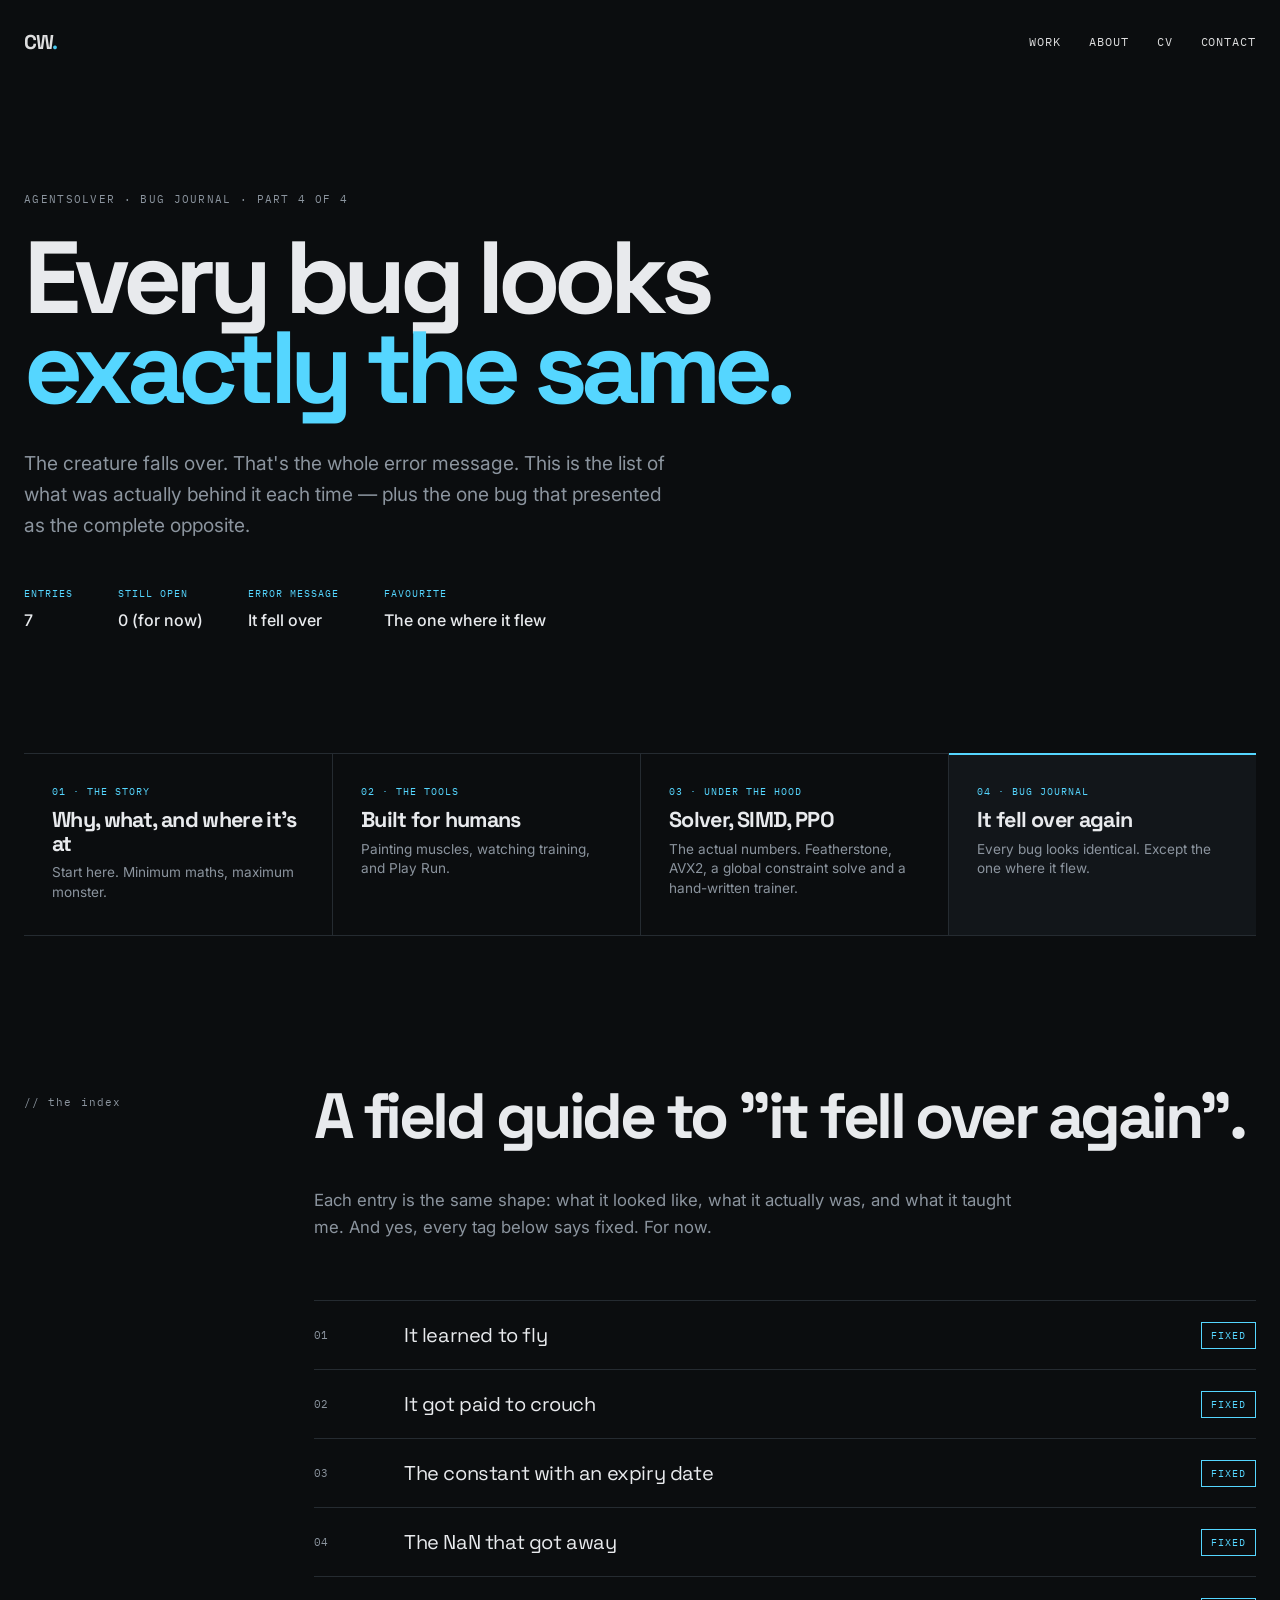
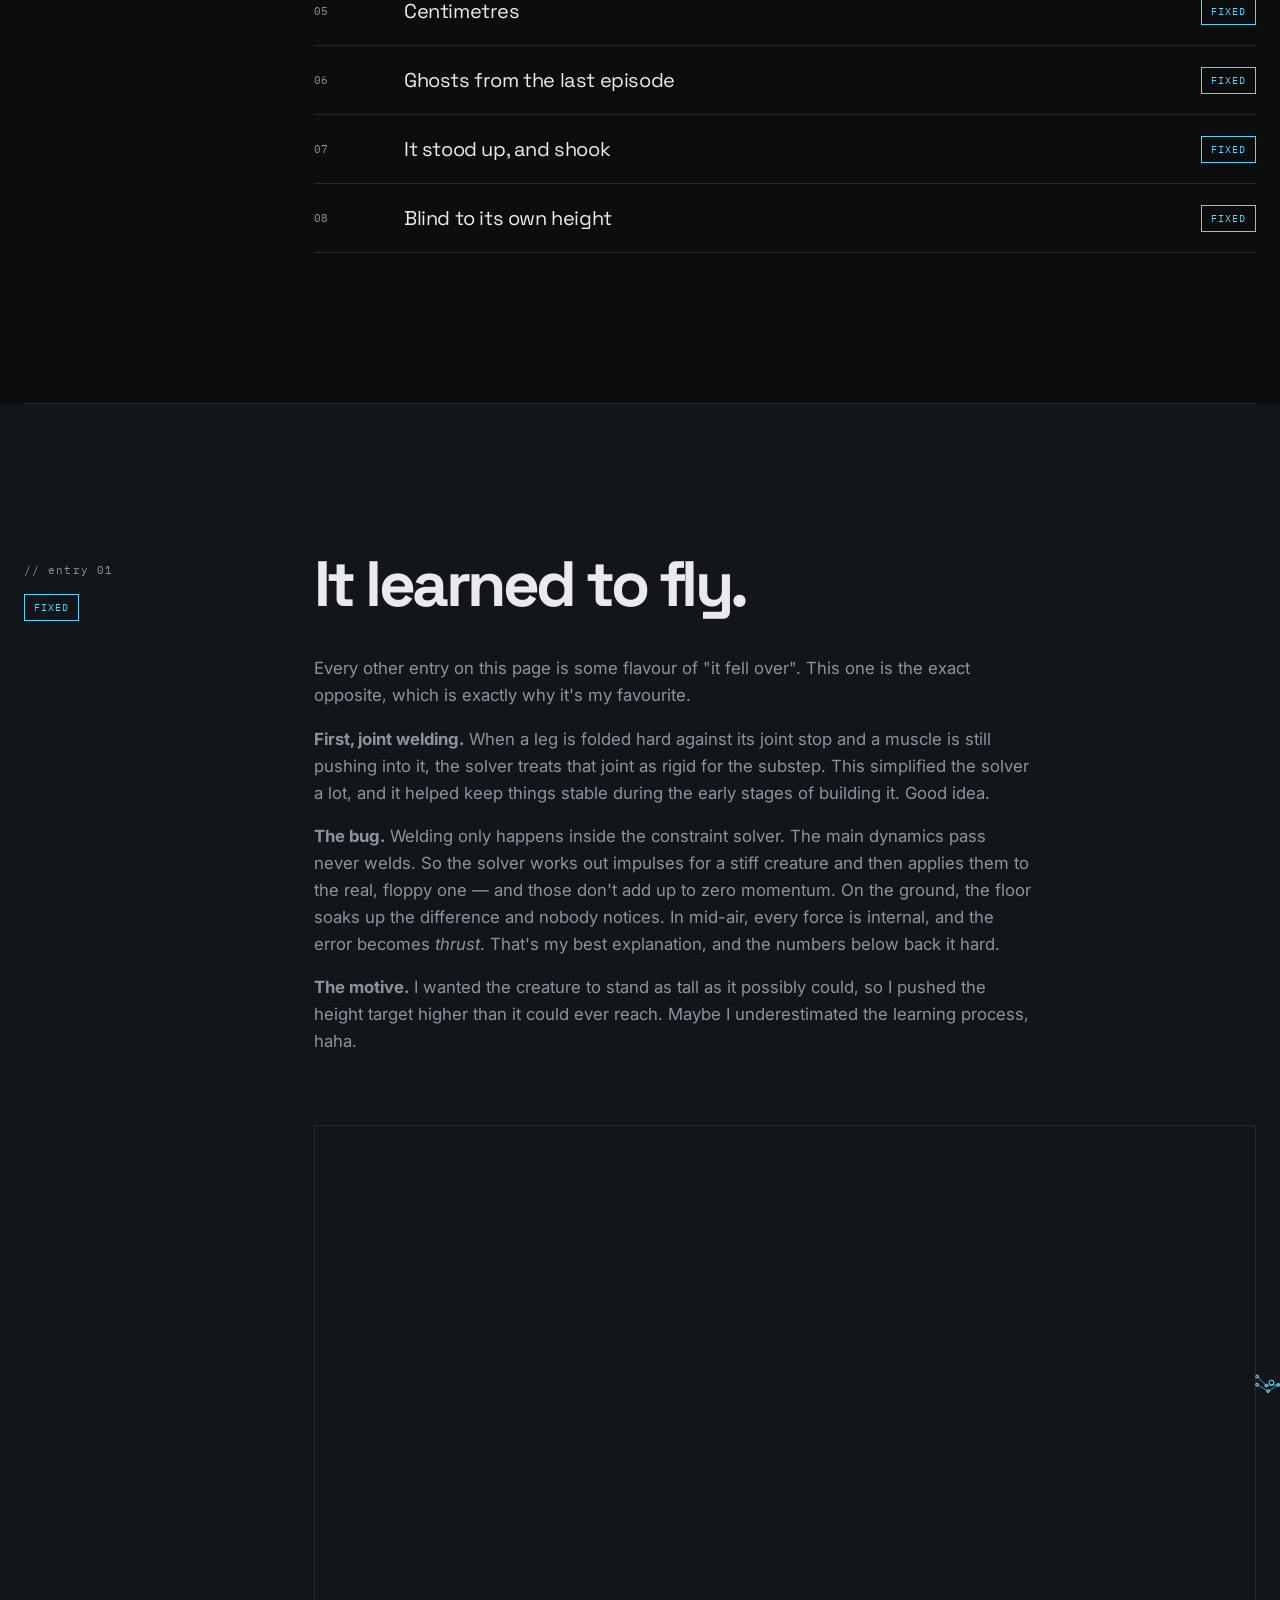
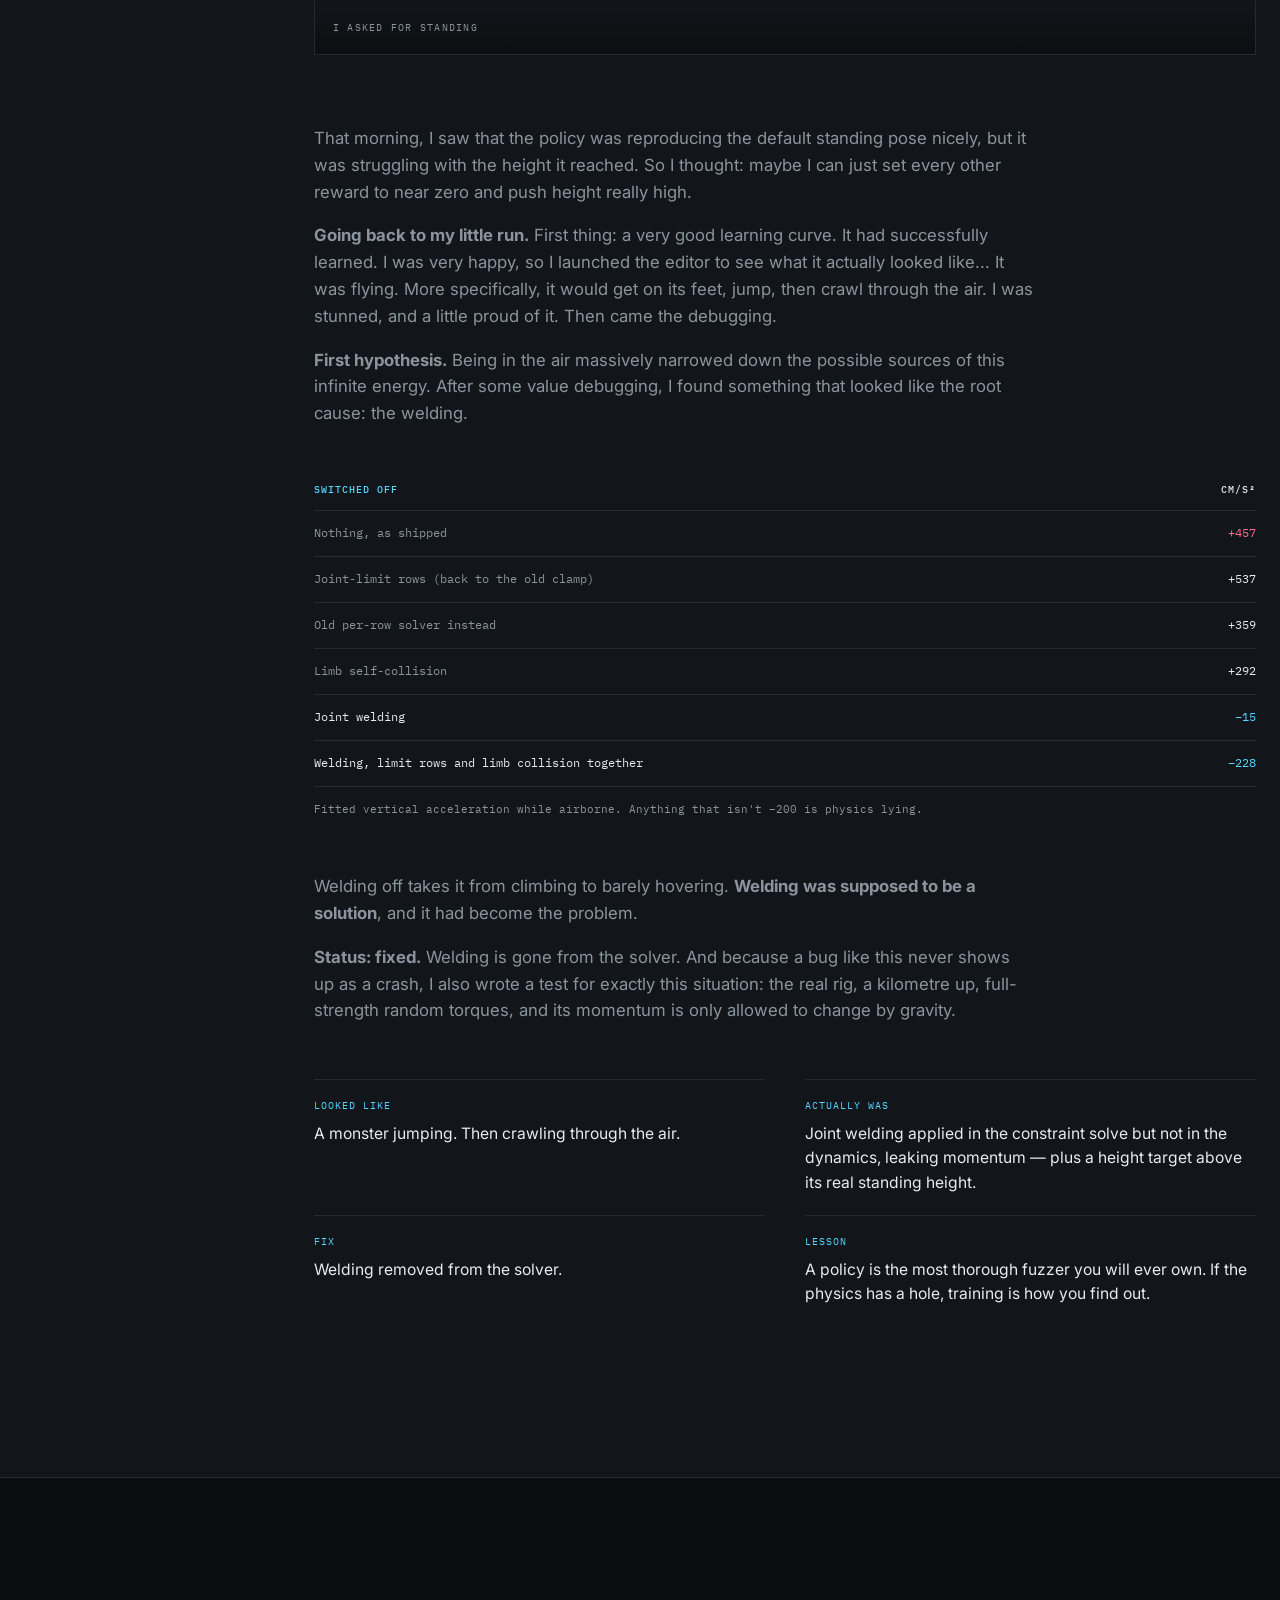
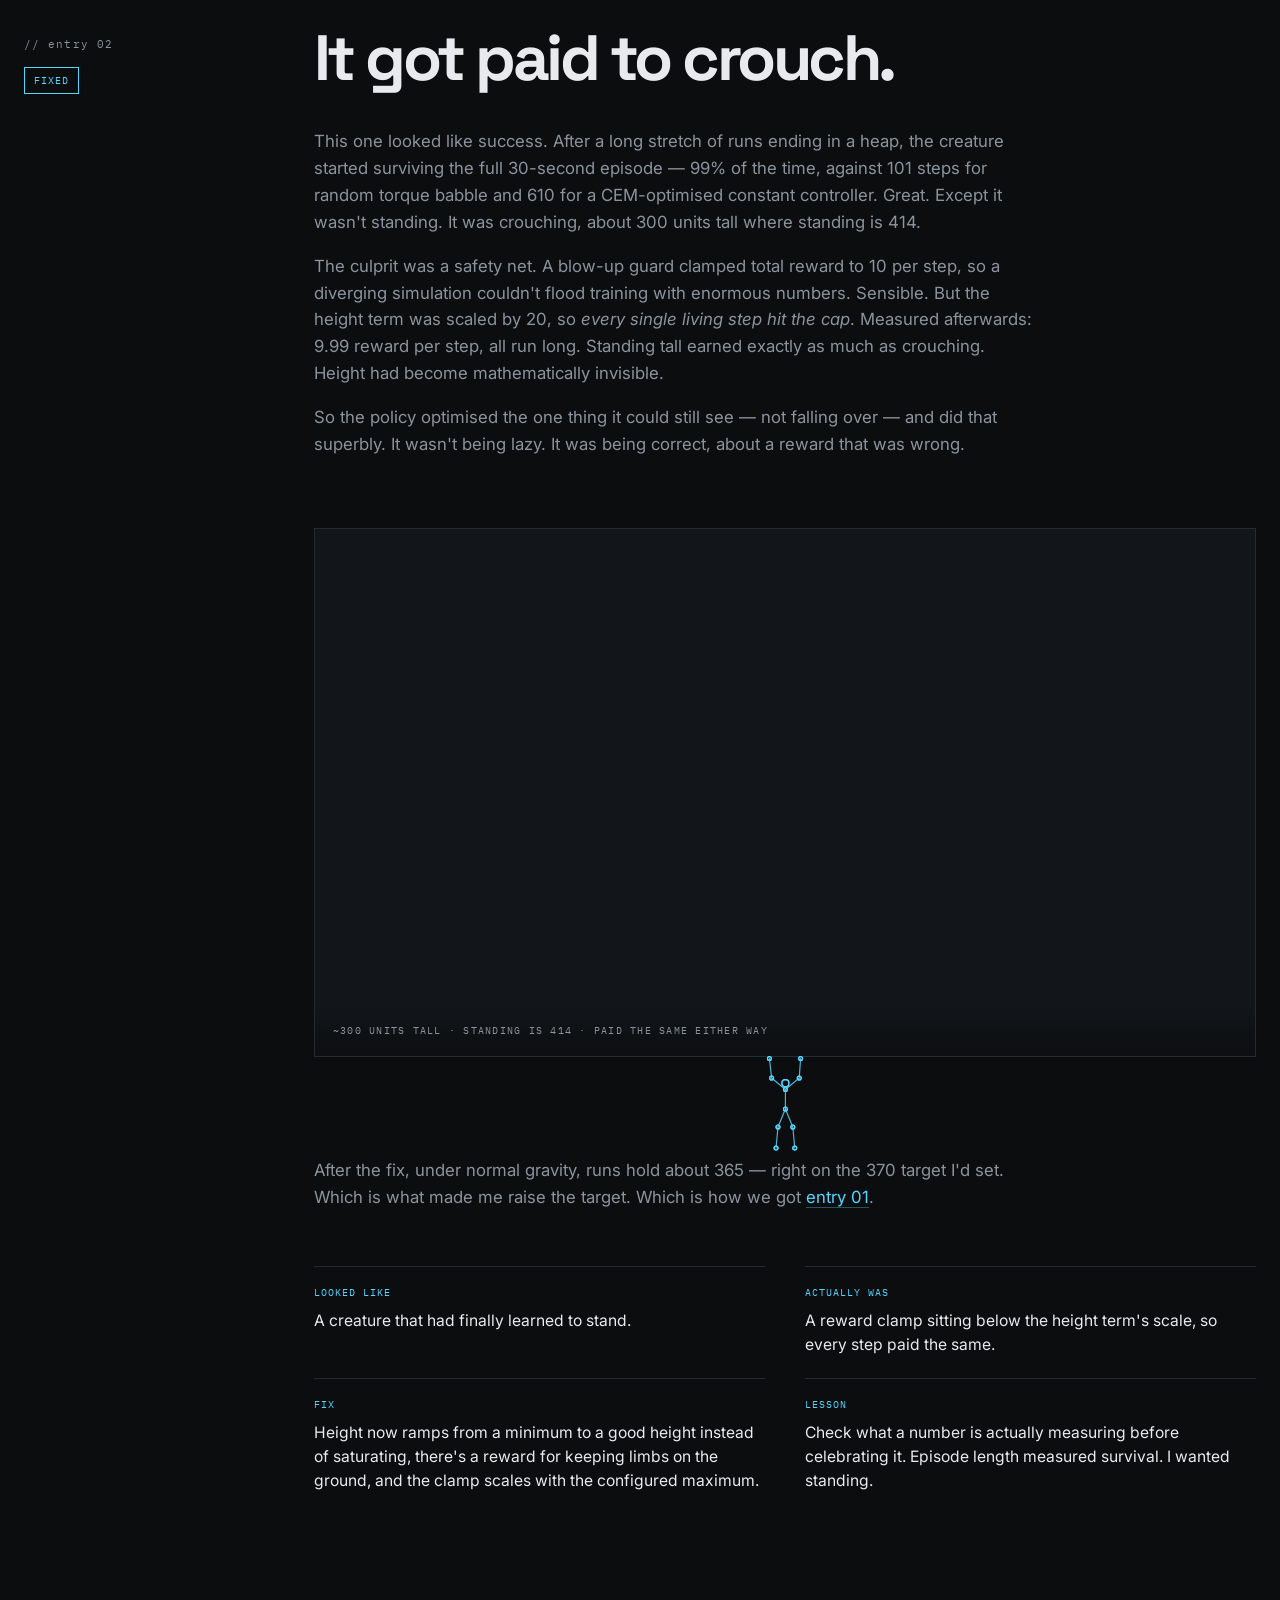
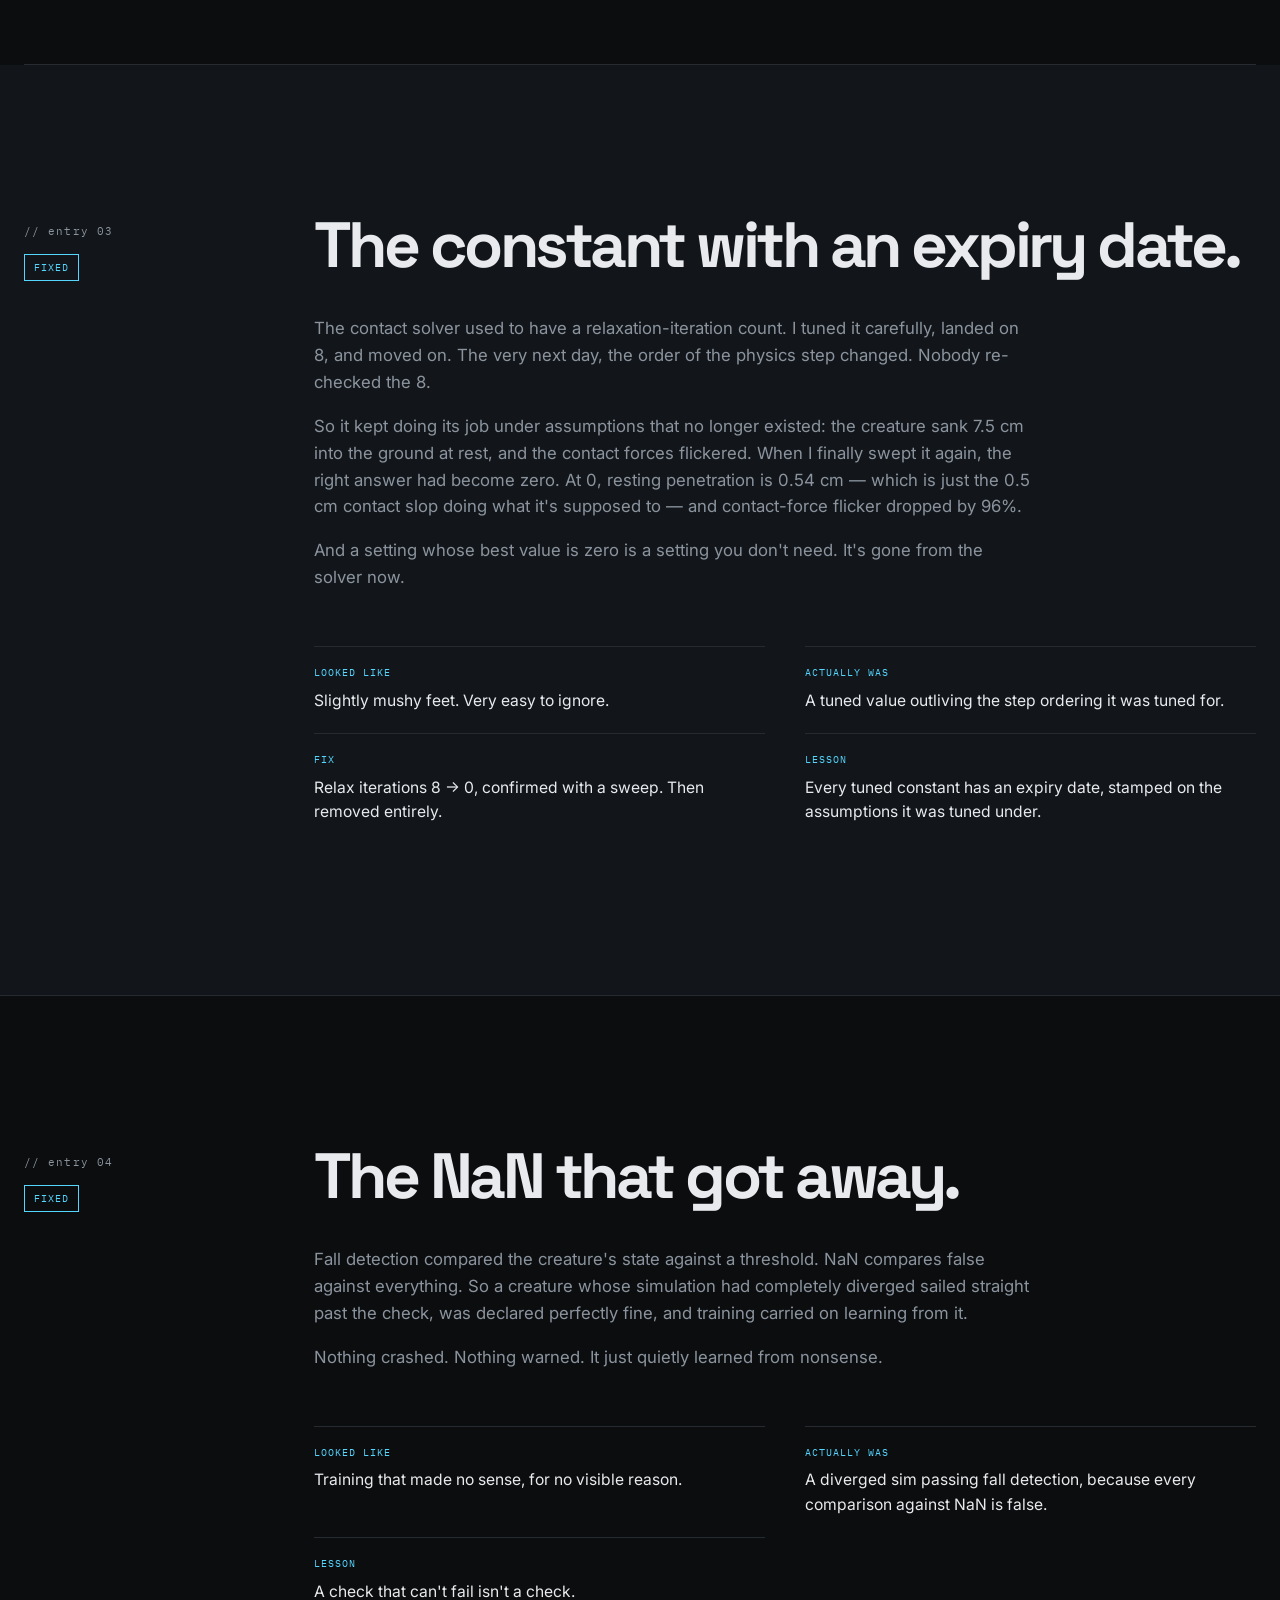
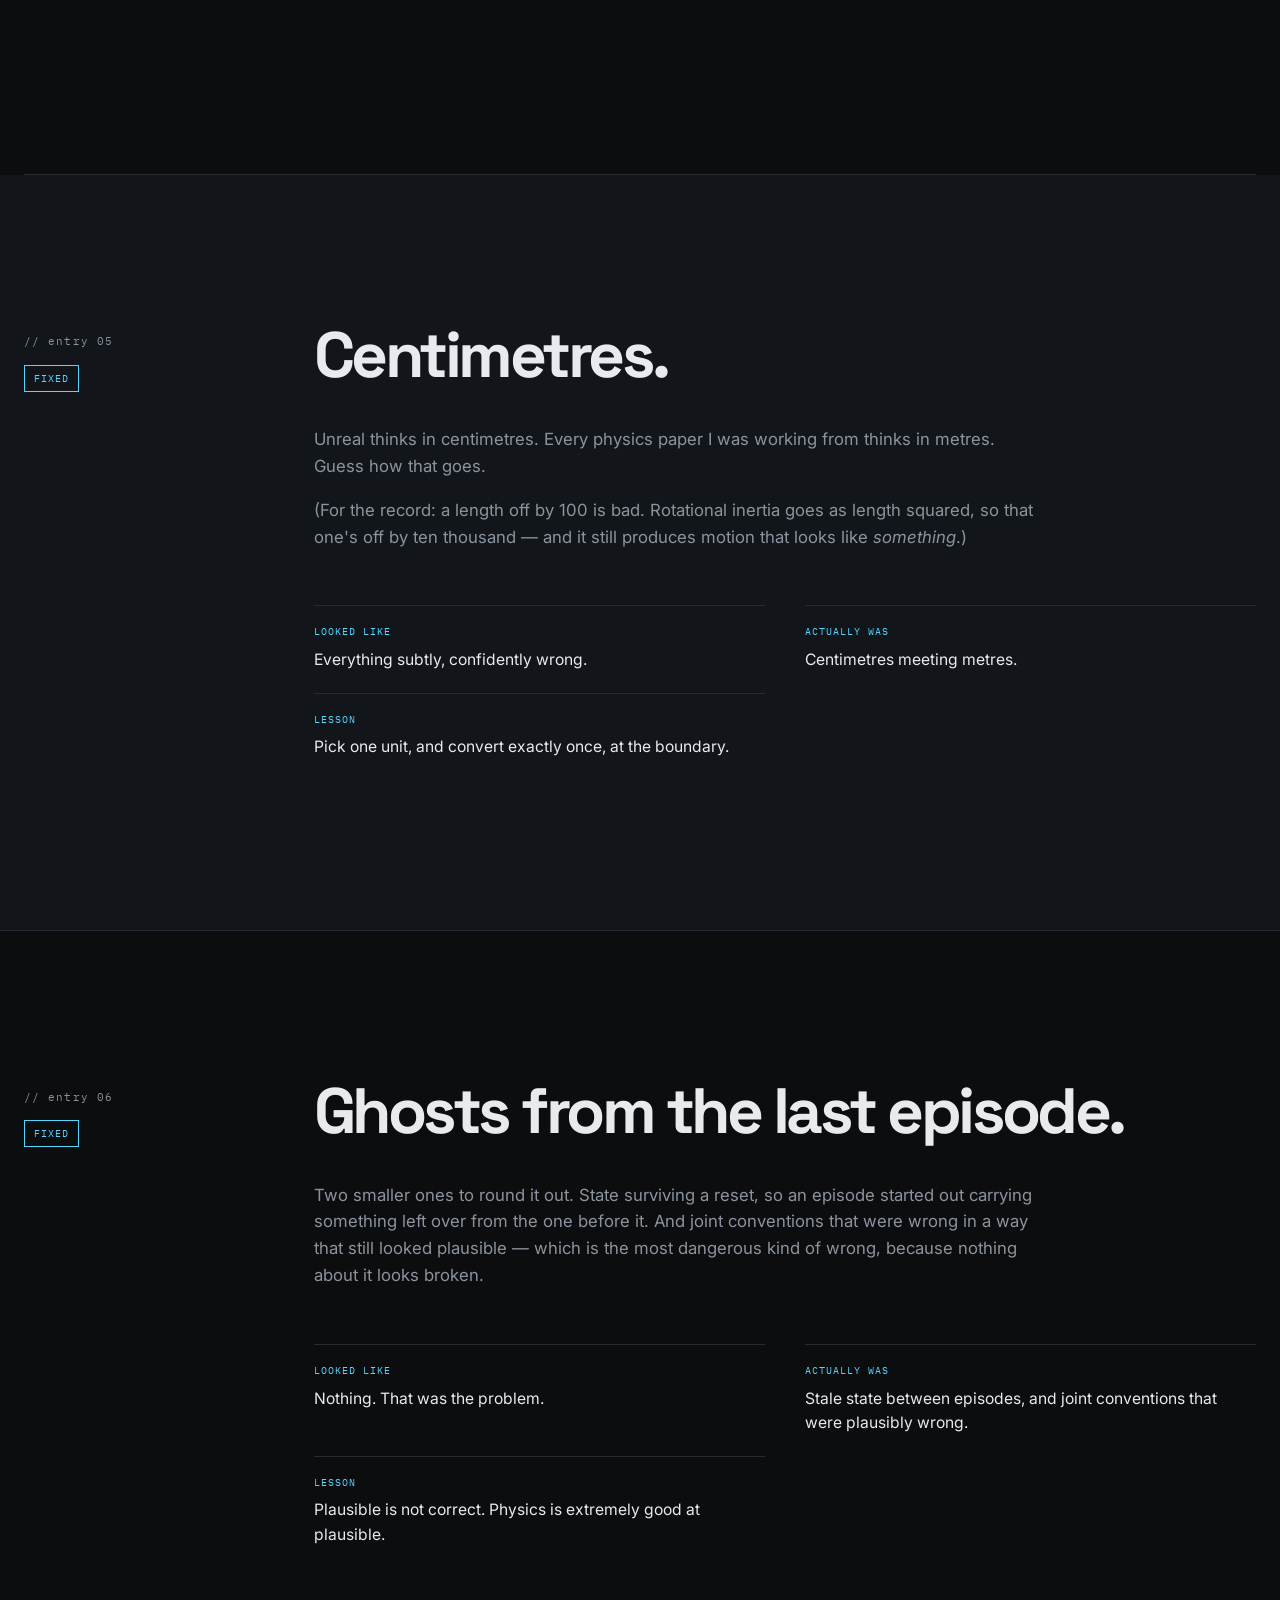
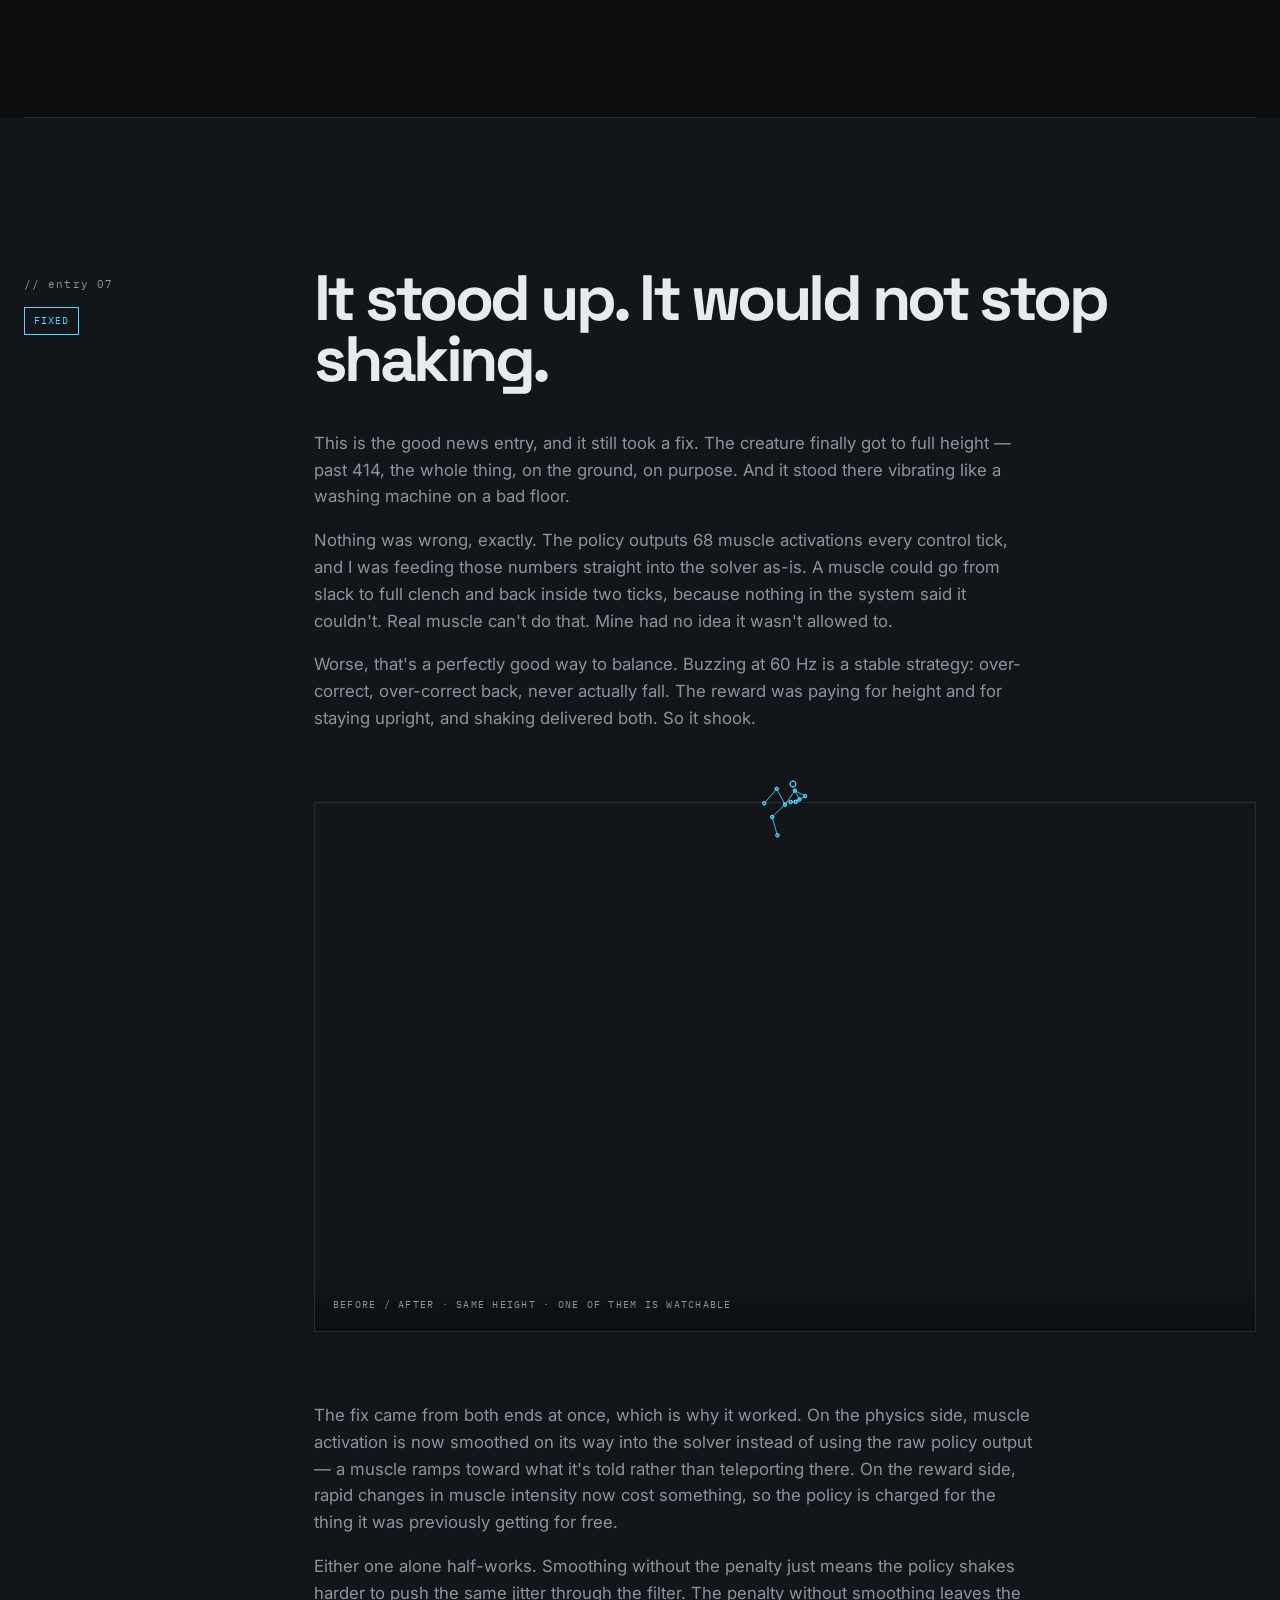
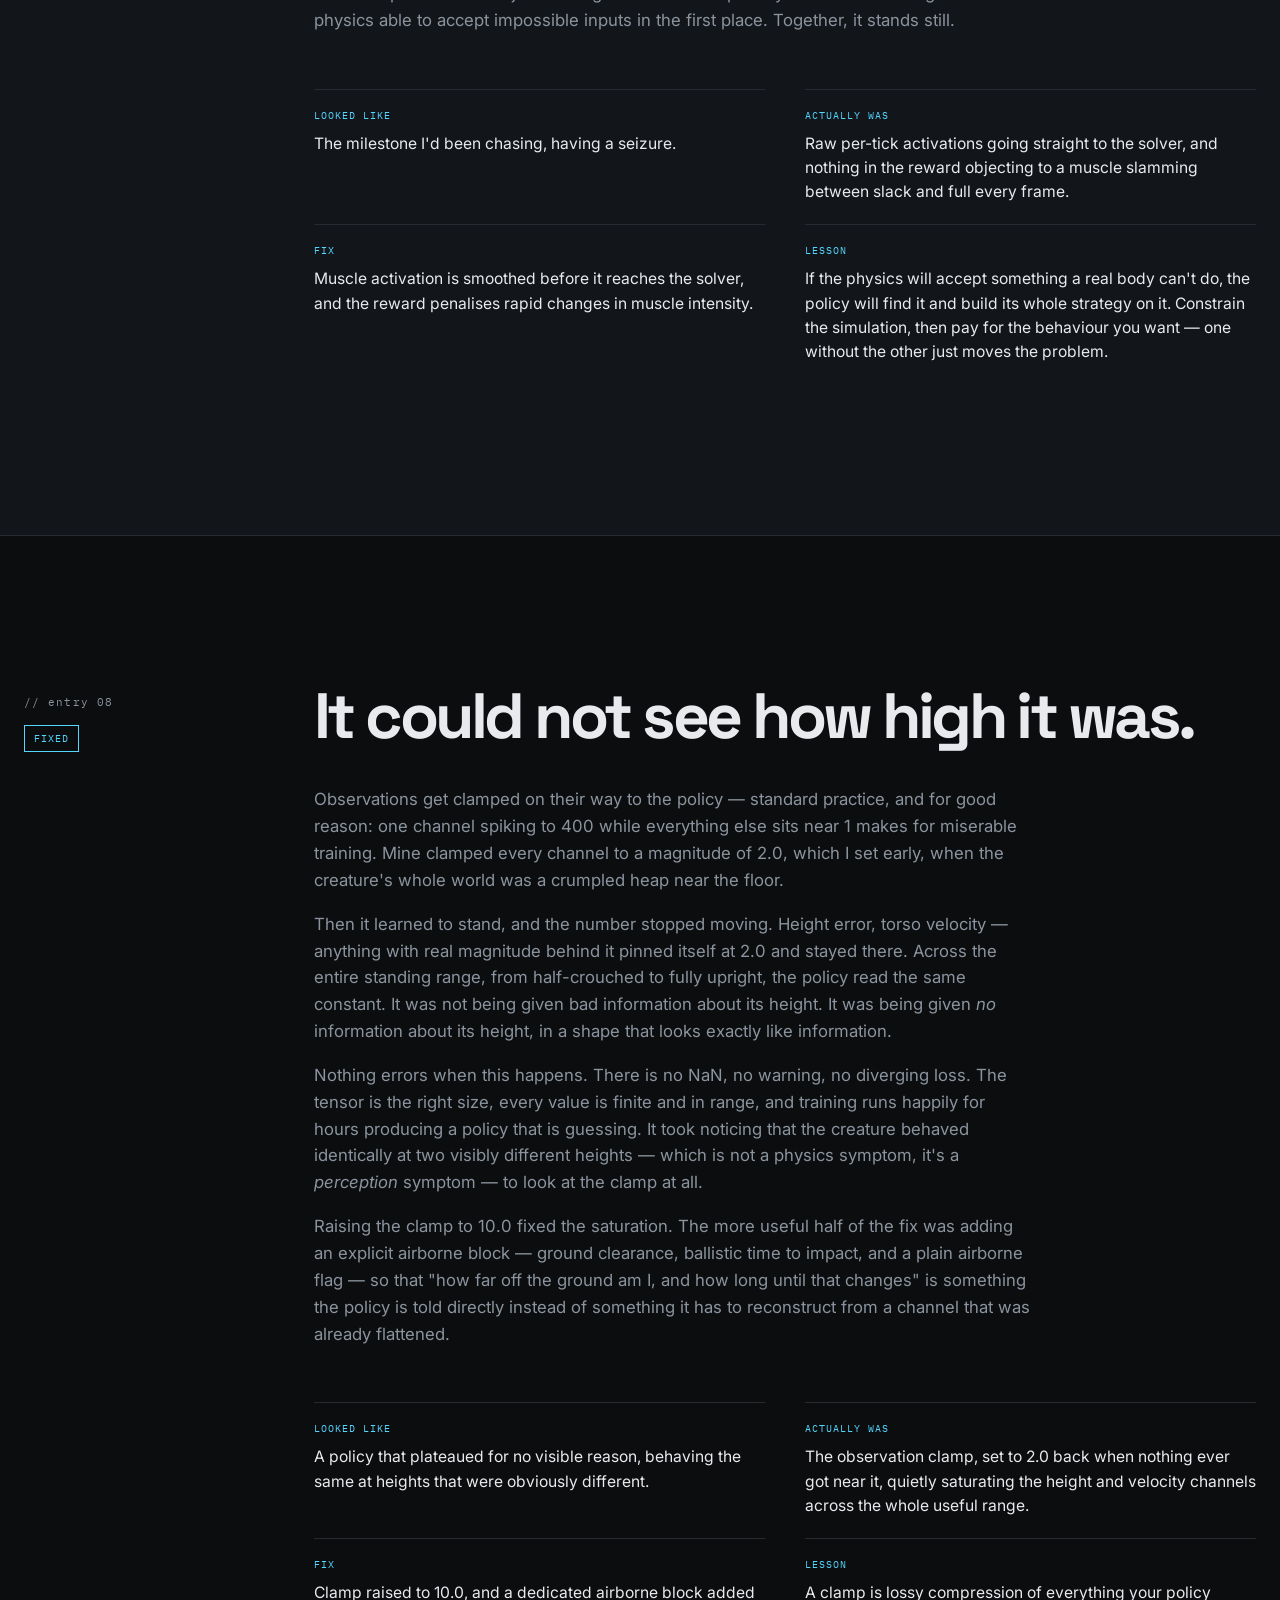
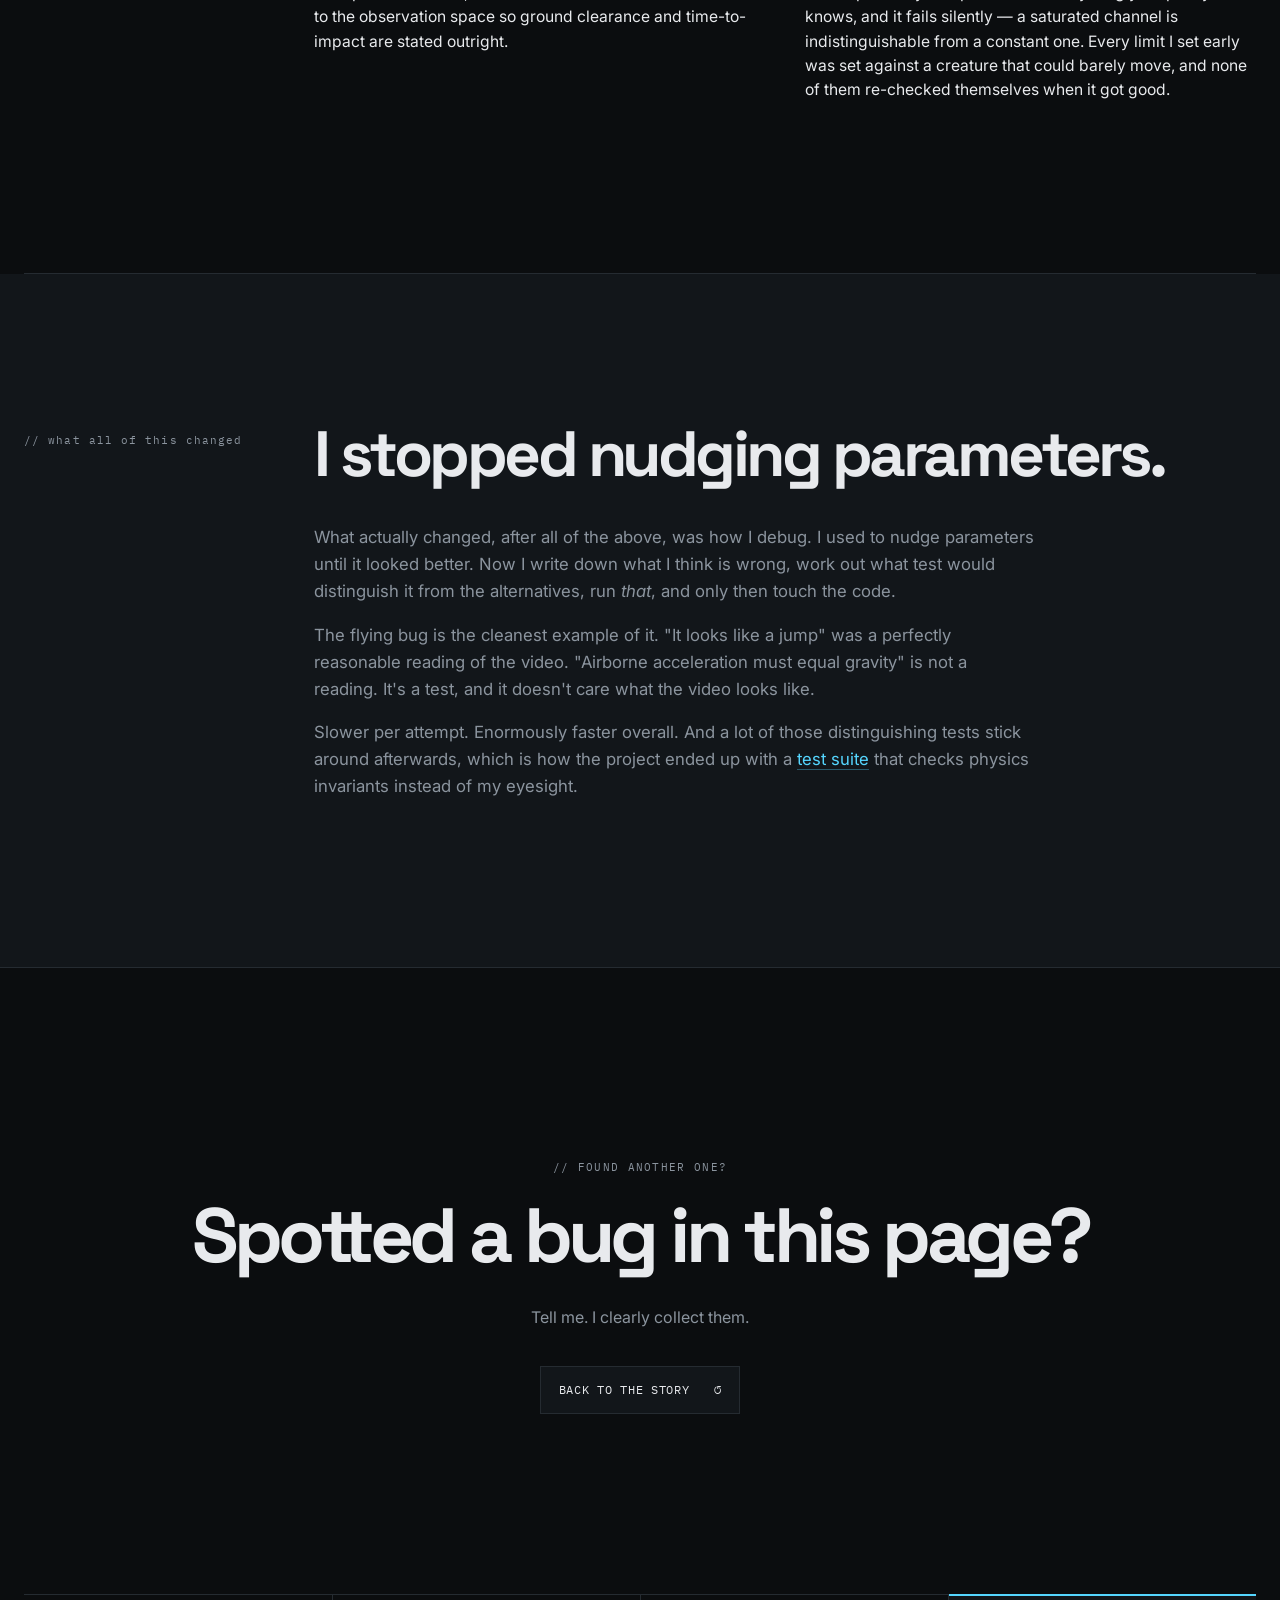
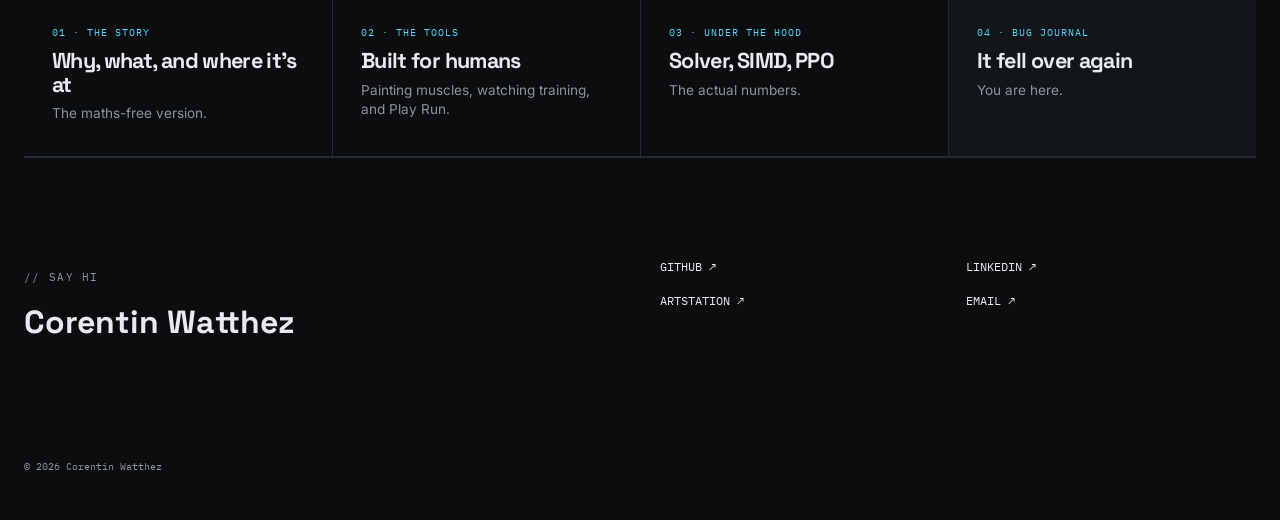
<file: PROJECTS/MUSCLE-ANIMATION/bugs.html>
<!DOCTYPE html>
<html lang="en">

<head>
    <meta charset="UTF-8">
    <meta name="viewport" content="width=device-width, initial-scale=1.0">

    <meta name="description"
        content="AgentSolver bug journal — every bug looks like the creature falling over. This is what was actually behind each one, including the joint-welding physics bug the policy learned to exploit to fly.">

    <title>AgentSolver: Bug Journal — Corentin Watthez</title>

    <link rel="preconnect" href="https://fonts.googleapis.com">
    <link rel="preconnect" href="https://fonts.gstatic.com" crossorigin>

    <link
        href="https://fonts.googleapis.com/css2?family=IBM+Plex+Mono:wght@400;500&family=Inter:wght@400;500;600;700&family=Space+Grotesk:wght@500;600;700&display=swap"
        rel="stylesheet">

    <link rel="stylesheet" href="../../CSS/style.css">
    <link rel="stylesheet" href="../../CSS/case-study.css">
    <script src="../../JS/stickman.js" defer></script>
    <script src="../../JS/video-focus.js" defer></script>
    <script src="../../JS/spec-popup.js" defer></script>
</head>

<body>

    <header class="site-header">
        <a class="logo" href="../../index.html">CW<span>.</span></a>

        <nav>
            <a href="../../index.html#work">Work</a>
            <a href="../../index.html#about">About</a>
            <a href="../../index.html#cv">CV</a>
            <a href="../../index.html#contact">Contact</a>
        </nav>
    </header>


    <main data-solo-video>

        <!-- HERO -->

        <section class="case-hero">

            <div class="case-hero-copy">

                <p class="eyebrow">
                    AGENTSOLVER · BUG JOURNAL · PART 4 OF 4
                </p>

                <h1>
                    Every bug looks<br>
                    <span>exactly the same.</span>
                </h1>

                <p class="case-intro">
                    The creature falls over. That's the whole error message. This is
                    the list of what was actually behind it each time — plus the one
                    bug that presented as the complete opposite.
                </p>

                <div class="case-meta">

                    <div>
                        <span>ENTRIES</span>
                        <strong>7</strong>
                    </div>

                    <div>
                        <span>STILL OPEN</span>
                        <strong>0 (for now)</strong>
                    </div>

                    <div>
                        <span>ERROR MESSAGE</span>
                        <strong>It fell over</strong>
                    </div>

                    <div>
                        <span>FAVOURITE</span>
                        <strong>The one where it flew</strong>
                    </div>

                </div>

            </div>

        </section>


        <!-- CHAPTERS -->

        <div class="chapters" role="navigation" aria-label="AgentSolver chapters">
            <a class="chapter" href="index.html">
                <span>01 · THE STORY</span>
                <strong>Why, what, and where it's at</strong>
                <small>Start here. Minimum maths, maximum monster.</small>
            </a>
            <a class="chapter" href="tools.html">
                <span>02 · THE TOOLS</span>
                <strong>Built for humans</strong>
                <small>Painting muscles, watching training, and Play Run.</small>
            </a>
            <a class="chapter" href="technical.html">
                <span>03 · UNDER THE HOOD</span>
                <strong>Solver, SIMD, PPO</strong>
                <small>The actual numbers. Featherstone, AVX2, a global constraint solve and a hand-written
                    trainer.</small>
            </a>
            <a class="chapter" href="bugs.html" aria-current="page">
                <span>04 · BUG JOURNAL</span>
                <strong>It fell over again</strong>
                <small>Every bug looks identical. Except the one where it flew.</small>
            </a>
        </div>



        <!-- INDEX -->

        <section class="case-section">

            <div class="case-section-title">
                <span>// the index</span>
            </div>

            <div class="case-section-content">

                <h2>
                    A field guide to
                    "it fell over again".
                </h2>

                <p>
                    Each entry is the same shape: what it looked like, what it
                    actually was, and what it taught me. And yes, every tag below
                    says fixed. For now.
                </p>

                <div class="bug-index">
                    <a href="#bug-flying"><span class="num">01</span><span class="title">It learned to fly</span><span
                            class="bug-tag fixed">Fixed</span></a>
                    <a href="#bug-crouch"><span class="num">02</span><span class="title">It got paid to
                            crouch</span><span class="bug-tag fixed">Fixed</span></a>
                    <a href="#bug-relax"><span class="num">03</span><span class="title">The constant with an expiry
                            date</span><span class="bug-tag fixed">Fixed</span></a>
                    <a href="#bug-nan"><span class="num">04</span><span class="title">The NaN that got away</span><span
                            class="bug-tag fixed">Fixed</span></a>
                    <a href="#bug-units"><span class="num">05</span><span class="title">Centimetres</span><span
                            class="bug-tag fixed">Fixed</span></a>
                    <a href="#bug-reset"><span class="num">06</span><span class="title">Ghosts from the last
                            episode</span><span class="bug-tag fixed">Fixed</span></a>
                    <a href="#bug-jitter"><span class="num">07</span><span class="title">It stood up, and
                            shook</span><span class="bug-tag fixed">Fixed</span></a>
                    <a href="#bug-clamp"><span class="num">08</span><span class="title">Blind to its own
                            height</span><span class="bug-tag fixed">Fixed</span></a>
                </div>

            </div>

        </section>



        <!-- 01 FLYING -->

        <section class="case-section dark-section" id="bug-flying">

            <div class="case-section-title">
                <span>// entry 01</span>
                <span class="bug-tag fixed">Fixed</span>
            </div>

            <div class="case-section-content">

                <h2>
                    It learned
                    to fly.
                </h2>

                <p>
                    Every other entry on this page is some flavour of "it fell over".
                    This one is the exact opposite, which is exactly why it's my
                    favourite.
                </p>

                <p>
                    <strong>First, joint welding.</strong> When a leg is folded hard
                    against its joint stop and a muscle is still pushing into it, the
                    solver treats that joint as rigid for the substep. This simplified
                    the solver a lot, and it helped keep things stable during the early
                    stages of building it. Good idea.
                </p>

                <p>
                    <strong>The bug.</strong> Welding only happens inside the
                    constraint solver. The main dynamics pass never welds. So the
                    solver works out impulses for a stiff creature and then applies
                    them to the real, floppy one — and those don't add up to zero
                    momentum. On the ground, the floor soaks up the difference and
                    nobody notices. In mid-air, every force is internal, and the error
                    becomes <em>thrust</em>. That's my best explanation, and the
                    numbers below back it hard.
                </p>

                <p>
                    <strong>The motive.</strong> I wanted the creature to stand as tall
                    as it possibly could, so I pushed the height target higher than it
                    could ever reach. Maybe I underestimated the learning process, haha.
                </p>

                <div class="video-frame">
                    <div class="media-block">
                        <video autoplay muted loop playsinline>
                            <source src="../../ASSET/VIDEO/FlyingMuto.mp4" type="video/mp4">
                            Your browser does not support the video tag.
                        </video>
                        <span class="media-caption">
                            I ASKED FOR STANDING
                        </span>
                    </div>

                    <svg class="stickman pose-push"></svg>
                </div>

                <p>
                    That morning, I saw that the policy was reproducing the default
                    standing pose nicely, but it was struggling with the height it
                    reached. So I thought: maybe I can just set every other reward to
                    near zero and push height really high.
                </p>

                <p>
                    <strong>Going back to my little run.</strong> First thing: a very
                    good learning curve. It had successfully learned. I was very happy,
                    so I launched the editor to see what it actually looked like... It
                    was flying. More specifically, it would get on its feet, jump, then
                    crawl through the air. I was stunned, and a little proud of it. Then
                    came the debugging.
                </p>

                <p>
                    <strong>First hypothesis.</strong> Being in the air massively
                    narrowed down the possible sources of this infinite energy. After
                    some value debugging, I found something that looked like the root
                    cause: the welding.
                </p>

                <div class="bisect-wrap">
                    <table class="bisect">
                        <caption>Fitted vertical acceleration while airborne. Anything that isn't −200 is physics lying.
                        </caption>
                        <thead>
                            <tr>
                                <th>Switched off</th>
                                <th>cm/s²</th>
                            </tr>
                        </thead>
                        <tbody>
                            <tr class="is-baseline">
                                <td>Nothing, as shipped</td>
                                <td>+457</td>
                            </tr>
                            <tr>
                                <td>Joint-limit rows (back to the old clamp)</td>
                                <td>+537</td>
                            </tr>
                            <tr>
                                <td>Old per-row solver instead</td>
                                <td>+359</td>
                            </tr>
                            <tr>
                                <td>Limb self-collision</td>
                                <td>+292</td>
                            </tr>
                            <tr class="is-culprit">
                                <td>Joint welding</td>
                                <td>−15</td>
                            </tr>
                            <tr class="is-culprit">
                                <td>Welding, limit rows and limb collision together</td>
                                <td>−228</td>
                            </tr>
                        </tbody>
                    </table>
                </div>

                <p>
                    Welding off takes it from climbing to barely hovering.
                    <strong>Welding was supposed to be a solution</strong>, and it had
                    become the problem.
                </p>

                <p>
                    <strong>Status: fixed.</strong> Welding is gone from the solver.
                    And because a bug like this never shows up as a crash, I also wrote
                    a test for exactly this situation: the real rig, a kilometre up,
                    full-strength random torques, and its momentum is only allowed to
                    change by gravity.
                </p>

                <dl class="bug-meta">
                    <div>
                        <dt>Looked like</dt>
                        <dd>A monster jumping. Then crawling through the air.</dd>
                    </div>
                    <div>
                        <dt>Actually was</dt>
                        <dd>Joint welding applied in the constraint solve but not in the dynamics, leaking momentum —
                            plus a height target above its real standing height.</dd>
                    </div>
                    <div>
                        <dt>Fix</dt>
                        <dd>Welding removed from the solver.</dd>
                    </div>
                    <div>
                        <dt>Lesson</dt>
                        <dd>A policy is the most thorough fuzzer you will ever own. If the physics has a hole, training
                            is how you find out.</dd>
                    </div>
                </dl>

            </div>

        </section>



        <!-- 02 CROUCH -->

        <section class="case-section" id="bug-crouch">

            <div class="case-section-title">
                <span>// entry 02</span>
                <span class="bug-tag fixed">Fixed</span>
            </div>

            <div class="case-section-content">

                <h2>
                    It got paid
                    to crouch.
                </h2>

                <p>
                    This one looked like success. After a long stretch of runs ending
                    in a heap, the creature started surviving the full 30-second
                    episode — 99% of the time, against 101 steps for random torque
                    babble and 610 for a CEM-optimised constant controller. Great.
                    Except it wasn't standing. It was crouching, about 300 units
                    tall where standing is 414.
                </p>

                <p>
                    The culprit was a safety net. A blow-up guard clamped total reward
                    to 10 per step, so a diverging simulation couldn't flood training
                    with enormous numbers. Sensible. But the height term was scaled
                    by 20, so <em>every single living step hit the cap</em>. Measured
                    afterwards: 9.99 reward per step, all run long. Standing tall
                    earned exactly as much as crouching. Height had become
                    mathematically invisible.
                </p>

                <p>
                    So the policy optimised the one thing it could still see — not
                    falling over — and did that superbly. It wasn't being lazy. It was
                    being correct, about a reward that was wrong.
                </p>

                <div class="video-frame">
                    <div class="media-block">
                        <video autoplay muted loop playsinline>
                            <source src="../../ASSET/VIDEO/CrawlingMuto.mp4" type="video/mp4">
                            Your browser does not support the video tag.
                        </video>
                        <span class="media-caption">
                            ~300 UNITS TALL · STANDING IS 414 · PAID THE SAME EITHER WAY
                        </span>
                    </div>

                    <svg class="stickman pose-hang"></svg>
                </div>

                <p>
                    After the fix, under normal gravity, runs hold about 365 — right
                    on the 370 target I'd set. Which is what made me raise the target.
                    Which is how we got <a href="#bug-flying">entry 01</a>.
                </p>

                <dl class="bug-meta">
                    <div>
                        <dt>Looked like</dt>
                        <dd>A creature that had finally learned to stand.</dd>
                    </div>
                    <div>
                        <dt>Actually was</dt>
                        <dd>A reward clamp sitting below the height term's scale, so every step paid the same.</dd>
                    </div>
                    <div>
                        <dt>Fix</dt>
                        <dd>Height now ramps from a minimum to a good height instead of saturating, there's a reward for
                            keeping limbs on the ground, and the clamp scales with the configured maximum.</dd>
                    </div>
                    <div>
                        <dt>Lesson</dt>
                        <dd>Check what a number is actually measuring before celebrating it. Episode length measured
                            survival. I wanted standing.</dd>
                    </div>
                </dl>

            </div>

        </section>



        <!-- 03 RELAX -->

        <section class="case-section dark-section" id="bug-relax">

            <div class="case-section-title">
                <span>// entry 03</span>
                <span class="bug-tag fixed">Fixed</span>
            </div>

            <div class="case-section-content">

                <h2>
                    The constant with
                    an expiry date.
                </h2>

                <p>
                    The contact solver used to have a relaxation-iteration count. I
                    tuned it carefully, landed on 8, and moved on. The very next day,
                    the order of the physics step changed. Nobody re-checked the 8.
                </p>

                <p>
                    So it kept doing its job under assumptions that no longer existed:
                    the creature sank 7.5 cm into the ground at rest, and the contact
                    forces flickered. When I finally swept it again, the right answer
                    had become zero. At 0, resting penetration is 0.54 cm — which is
                    just the 0.5 cm contact slop doing what it's supposed to — and
                    contact-force flicker dropped by 96%.
                </p>

                <p>
                    And a setting whose best value is zero is a setting you don't
                    need. It's gone from the solver now.
                </p>

                <dl class="bug-meta">
                    <div>
                        <dt>Looked like</dt>
                        <dd>Slightly mushy feet. Very easy to ignore.</dd>
                    </div>
                    <div>
                        <dt>Actually was</dt>
                        <dd>A tuned value outliving the step ordering it was tuned for.</dd>
                    </div>
                    <div>
                        <dt>Fix</dt>
                        <dd>Relax iterations 8 → 0, confirmed with a sweep. Then removed entirely.</dd>
                    </div>
                    <div>
                        <dt>Lesson</dt>
                        <dd>Every tuned constant has an expiry date, stamped on the assumptions it was tuned under.</dd>
                    </div>
                </dl>

            </div>

        </section>



        <!-- 04 NAN -->

        <section class="case-section" id="bug-nan">

            <div class="case-section-title">
                <span>// entry 04</span>
                <span class="bug-tag fixed">Fixed</span>
            </div>

            <div class="case-section-content">

                <h2>
                    The NaN
                    that got away.
                </h2>

                <p>
                    Fall detection compared the creature's state against a threshold.
                    NaN compares false against everything. So a creature whose
                    simulation had completely diverged sailed straight past the check,
                    was declared perfectly fine, and training carried on learning
                    from it.
                </p>

                <p>
                    Nothing crashed. Nothing warned. It just quietly learned from
                    nonsense.
                </p>

                <dl class="bug-meta">
                    <div>
                        <dt>Looked like</dt>
                        <dd>Training that made no sense, for no visible reason.</dd>
                    </div>
                    <div>
                        <dt>Actually was</dt>
                        <dd>A diverged sim passing fall detection, because every comparison against NaN is false.</dd>
                    </div>
                    <div>
                        <dt>Lesson</dt>
                        <dd>A check that can't fail isn't a check.</dd>
                    </div>
                </dl>

            </div>

        </section>



        <!-- 05 UNITS -->

        <section class="case-section dark-section" id="bug-units">

            <div class="case-section-title">
                <span>// entry 05</span>
                <span class="bug-tag fixed">Fixed</span>
            </div>

            <div class="case-section-content">

                <h2>
                    Centimetres.
                </h2>

                <p>
                    Unreal thinks in centimetres. Every physics paper I was working
                    from thinks in metres. Guess how that goes.
                </p>

                <p>
                    (For the record: a length off by 100 is bad. Rotational inertia
                    goes as length squared, so that one's off by ten thousand — and it
                    still produces motion that looks like <em>something</em>.)
                </p>

                <dl class="bug-meta">
                    <div>
                        <dt>Looked like</dt>
                        <dd>Everything subtly, confidently wrong.</dd>
                    </div>
                    <div>
                        <dt>Actually was</dt>
                        <dd>Centimetres meeting metres.</dd>
                    </div>
                    <div>
                        <dt>Lesson</dt>
                        <dd>Pick one unit, and convert exactly once, at the boundary.</dd>
                    </div>
                </dl>

            </div>

        </section>



        <!-- 06 RESET -->

        <section class="case-section" id="bug-reset">

            <div class="case-section-title">
                <span>// entry 06</span>
                <span class="bug-tag fixed">Fixed</span>
            </div>

            <div class="case-section-content">

                <h2>
                    Ghosts from
                    the last episode.
                </h2>

                <p>
                    Two smaller ones to round it out. State surviving a reset, so an
                    episode started out carrying something left over from the one
                    before it. And joint conventions that were wrong in a way that
                    still looked plausible — which is the most dangerous kind of
                    wrong, because nothing about it looks broken.
                </p>

                <dl class="bug-meta">
                    <div>
                        <dt>Looked like</dt>
                        <dd>Nothing. That was the problem.</dd>
                    </div>
                    <div>
                        <dt>Actually was</dt>
                        <dd>Stale state between episodes, and joint conventions that were plausibly wrong.</dd>
                    </div>
                    <div>
                        <dt>Lesson</dt>
                        <dd>Plausible is not correct. Physics is extremely good at plausible.</dd>
                    </div>
                </dl>

            </div>

        </section>


        <!-- 07 JITTER -->

        <section class="case-section dark-section" id="bug-jitter">

            <div class="case-section-title">
                <span>// entry 07</span>
                <span class="bug-tag fixed">Fixed</span>
            </div>

            <div class="case-section-content">

                <h2>
                    It stood up.
                    It would not stop shaking.
                </h2>

                <p>
                    This is the good news entry, and it still took a fix. The creature
                    finally got to full height — past 414, the whole thing, on the
                    ground, on purpose. And it stood there vibrating like a washing
                    machine on a bad floor.
                </p>

                <p>
                    Nothing was wrong, exactly. The policy outputs 68 muscle
                    activations every control tick, and I was feeding those numbers
                    straight into the solver as-is. A muscle could go from slack to
                    full clench and back inside two ticks, because nothing in the
                    system said it couldn't. Real muscle can't do that. Mine had no
                    idea it wasn't allowed to.
                </p>

                <p>
                    Worse, that's a perfectly good way to balance. Buzzing at 60 Hz
                    is a stable strategy: over-correct, over-correct back, never
                    actually fall. The reward was paying for height and for staying
                    upright, and shaking delivered both. So it shook.
                </p>

                <div class="video-frame">
                    <div class="media-block">
                        <video autoplay muted loop playsinline>
                            <source src="../../ASSET/VIDEO/BeforeAfterJitter.mp4" type="video/mp4">
                            Your browser does not support the video tag.
                        </video>
                        <span class="media-caption">
                            BEFORE / AFTER · SAME HEIGHT · ONE OF THEM IS WATCHABLE
                        </span>
                    </div>

                    <svg class="stickman pose-sit"></svg>
                </div>

                <p>
                    The fix came from both ends at once, which is why it worked. On the
                    physics side, muscle activation is now smoothed on its way into the
                    solver instead of using the raw policy output — a muscle ramps
                    toward what it's told rather than teleporting there. On the reward
                    side, rapid changes in muscle intensity now cost something, so the
                    policy is charged for the thing it was previously getting for free.
                </p>

                <p>
                    Either one alone half-works. Smoothing without the penalty just
                    means the policy shakes harder to push the same jitter through the
                    filter. The penalty without smoothing leaves the physics able to
                    accept impossible inputs in the first place. Together, it stands
                    still.
                </p>

                <dl class="bug-meta">
                    <div>
                        <dt>Looked like</dt>
                        <dd>The milestone I'd been chasing, having a seizure.</dd>
                    </div>
                    <div>
                        <dt>Actually was</dt>
                        <dd>Raw per-tick activations going straight to the solver, and nothing in the reward objecting
                            to a muscle slamming between slack and full every frame.</dd>
                    </div>
                    <div>
                        <dt>Fix</dt>
                        <dd>Muscle activation is smoothed before it reaches the solver, and the reward penalises rapid
                            changes in muscle intensity.</dd>
                    </div>
                    <div>
                        <dt>Lesson</dt>
                        <dd>If the physics will accept something a real body can't do, the policy will find it and
                            build its whole strategy on it. Constrain the simulation, then pay for the behaviour you
                            want — one without the other just moves the problem.</dd>
                    </div>
                </dl>

            </div>

        </section>



        <!-- 08 CLAMP -->

        <section class="case-section" id="bug-clamp">

            <div class="case-section-title">
                <span>// entry 08</span>
                <span class="bug-tag fixed">Fixed</span>
            </div>

            <div class="case-section-content">

                <h2>
                    It could not see
                    how high it was.
                </h2>

                <p>
                    Observations get clamped on their way to the policy — standard
                    practice, and for good reason: one channel spiking to 400 while
                    everything else sits near 1 makes for miserable training. Mine
                    clamped every channel to a magnitude of 2.0, which I set early,
                    when the creature's whole world was a crumpled heap near the floor.
                </p>

                <p>
                    Then it learned to stand, and the number stopped moving. Height
                    error, torso velocity — anything with real magnitude behind it
                    pinned itself at 2.0 and stayed there. Across the entire standing
                    range, from half-crouched to fully upright, the policy read the
                    same constant. It was not being given bad information about its
                    height. It was being given <em>no</em> information about its
                    height, in a shape that looks exactly like information.
                </p>

                <p>
                    Nothing errors when this happens. There is no NaN, no warning, no
                    diverging loss. The tensor is the right size, every value is
                    finite and in range, and training runs happily for hours producing
                    a policy that is guessing. It took noticing that the creature
                    behaved identically at two visibly different heights — which is
                    not a physics symptom, it's a <em>perception</em> symptom — to
                    look at the clamp at all.
                </p>

                <p>
                    Raising the clamp to 10.0 fixed the saturation. The more useful
                    half of the fix was adding an explicit airborne block — ground
                    clearance, ballistic time to impact, and a plain airborne flag —
                    so that "how far off the ground am I, and how long until that
                    changes" is something the policy is told directly instead of
                    something it has to reconstruct from a channel that was already
                    flattened.
                </p>

                <dl class="bug-meta">
                    <div>
                        <dt>Looked like</dt>
                        <dd>A policy that plateaued for no visible reason, behaving the same at heights that were
                            obviously different.</dd>
                    </div>
                    <div>
                        <dt>Actually was</dt>
                        <dd>The observation clamp, set to 2.0 back when nothing ever got near it, quietly saturating
                            the height and velocity channels across the whole useful range.</dd>
                    </div>
                    <div>
                        <dt>Fix</dt>
                        <dd>Clamp raised to 10.0, and a dedicated airborne block added to the observation space so
                            ground clearance and time-to-impact are stated outright.</dd>
                    </div>
                    <div>
                        <dt>Lesson</dt>
                        <dd>A clamp is lossy compression of everything your policy knows, and it fails silently — a
                            saturated channel is indistinguishable from a constant one. Every limit I set early was
                            set against a creature that could barely move, and none of them re-checked themselves
                            when it got good.</dd>
                    </div>
                </dl>

            </div>

        </section>



        <!-- METHOD -->

        <section class="case-section dark-section" id="method">

            <div class="case-section-title">
                <span>// what all of this changed</span>
            </div>

            <div class="case-section-content">

                <h2>
                    I stopped nudging
                    parameters.
                </h2>

                <p>
                    What actually changed, after all of the above, was how I debug. I
                    used to nudge parameters until it looked better. Now I write down
                    what I think is wrong, work out what test would distinguish it
                    from the alternatives, run <em>that</em>, and only then touch the
                    code.
                </p>

                <p>
                    The flying bug is the cleanest example of it. "It looks like a
                    jump" was a perfectly reasonable reading of the video. "Airborne
                    acceleration must equal gravity" is not a reading. It's a test,
                    and it doesn't care what the video looks like.
                </p>

                <p>
                    Slower per attempt. Enormously faster overall. And a lot of those
                    distinguishing tests stick around afterwards, which is how the
                    project ended up with a <a href="technical.html#testing">test
                        suite</a> that checks physics invariants instead of my eyesight.
                </p>

            </div>

        </section>



        <!-- NEXT -->

        <section class="case-next">

            <p class="eyebrow">// found another one?</p>

            <h2>
                Spotted a bug
                in this page?
            </h2>

            <p>
                Tell me. I clearly collect them.
            </p>

            <a class="button" href="index.html">
                Back to the story <span>↺</span>
            </a>

        </section>


        <div class="chapters is-footer" role="navigation" aria-label="AgentSolver chapters">
            <a class="chapter" href="index.html">
                <span>01 · THE STORY</span>
                <strong>Why, what, and where it's at</strong>
                <small>The maths-free version.</small>
            </a>
            <a class="chapter" href="tools.html">
                <span>02 · THE TOOLS</span>
                <strong>Built for humans</strong>
                <small>Painting muscles, watching training, and Play Run.</small>
            </a>
            <a class="chapter" href="technical.html">
                <span>03 · UNDER THE HOOD</span>
                <strong>Solver, SIMD, PPO</strong>
                <small>The actual numbers.</small>
            </a>
            <a class="chapter" href="bugs.html" aria-current="page">
                <span>04 · BUG JOURNAL</span>
                <strong>It fell over again</strong>
                <small>You are here.</small>
            </a>
        </div>

    </main>


    <footer id="contact">

        <div>
            <p class="eyebrow">// SAY HI</p>
            <h2>Corentin Watthez</h2>
        </div>

        <div class="footer-links">
            <a href="https://github.com/Orabs16">GitHub ↗</a>
            <a href="https://www.linkedin.com/in/corentin-watthez-62b219331/">LinkedIn ↗</a>
            <a href="https://www.artstation.com/corentinwatthez">ArtStation ↗</a>
            <a href="mailto:corentinwatthez@gmail.com">Email ↗</a>
        </div>

        <p class="copyright">
            © 2026 Corentin Watthez
        </p>

    </footer>

</body>

</html>
</file>
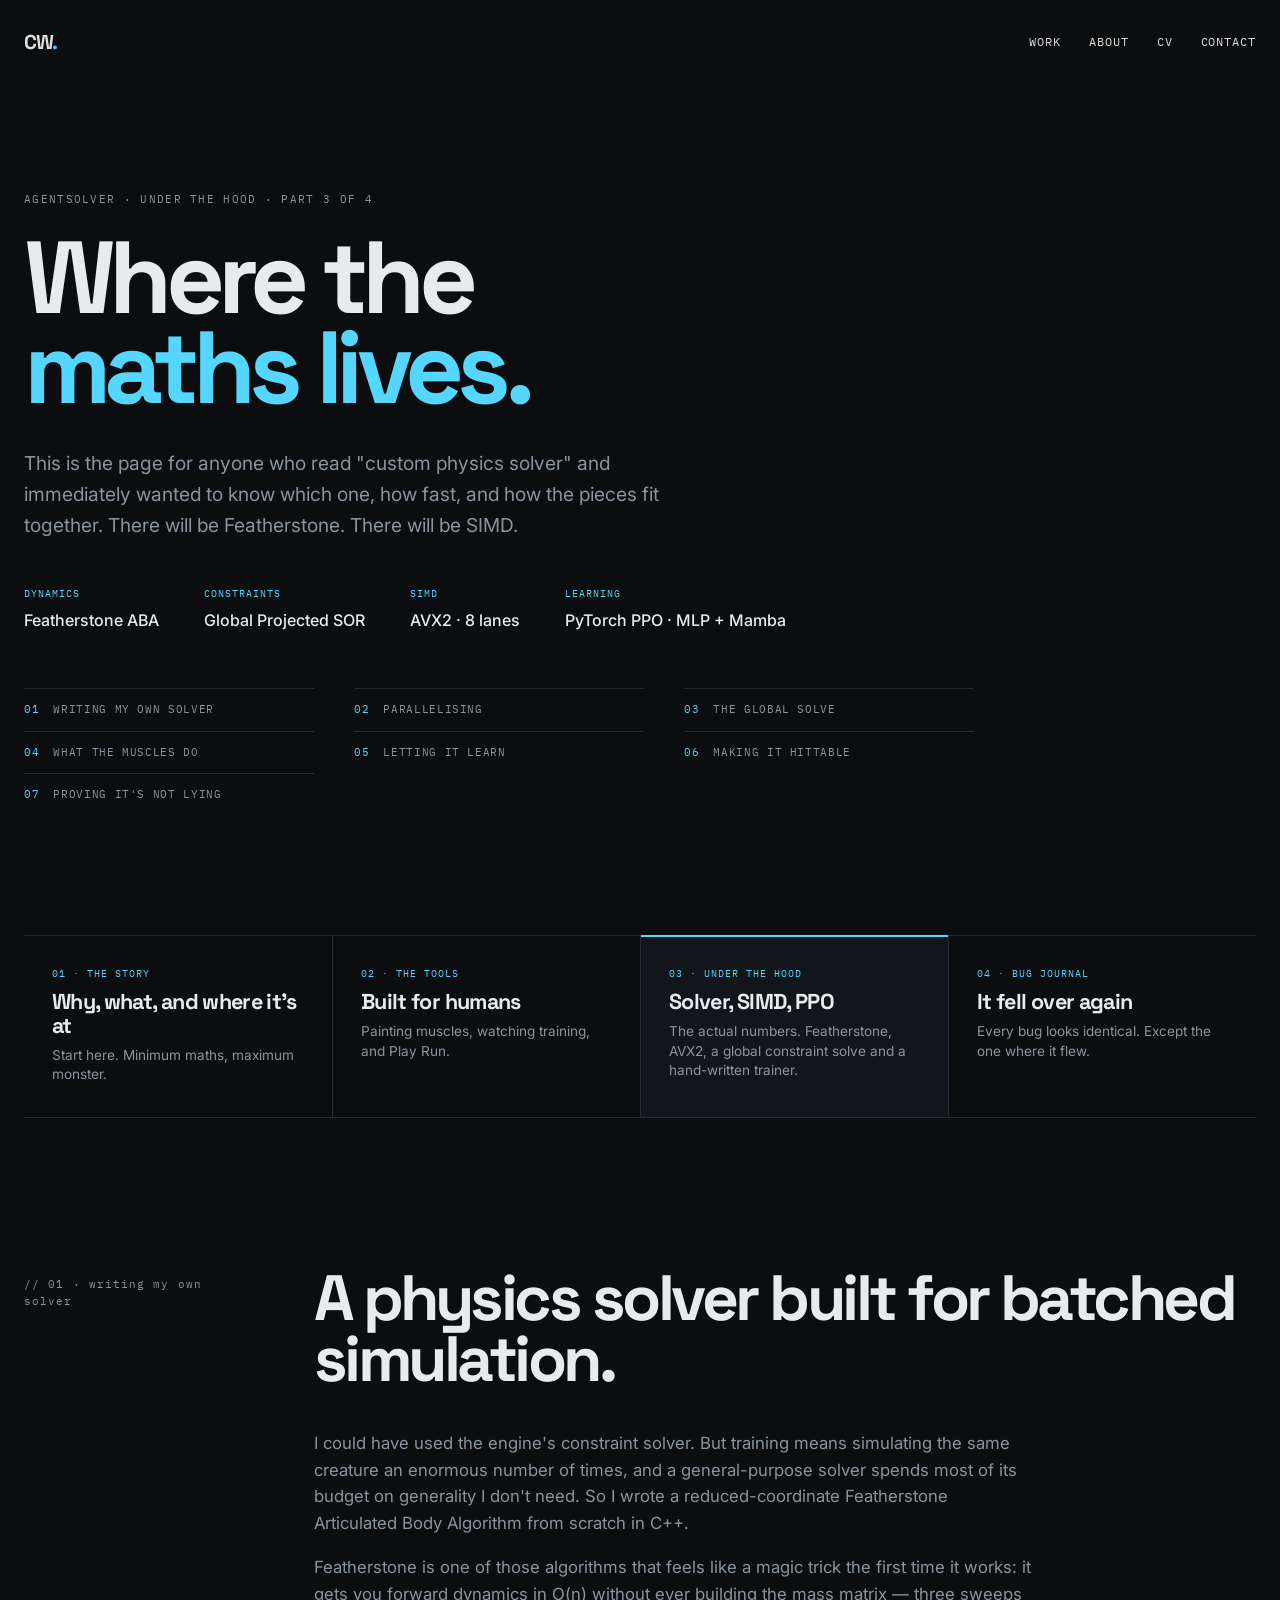
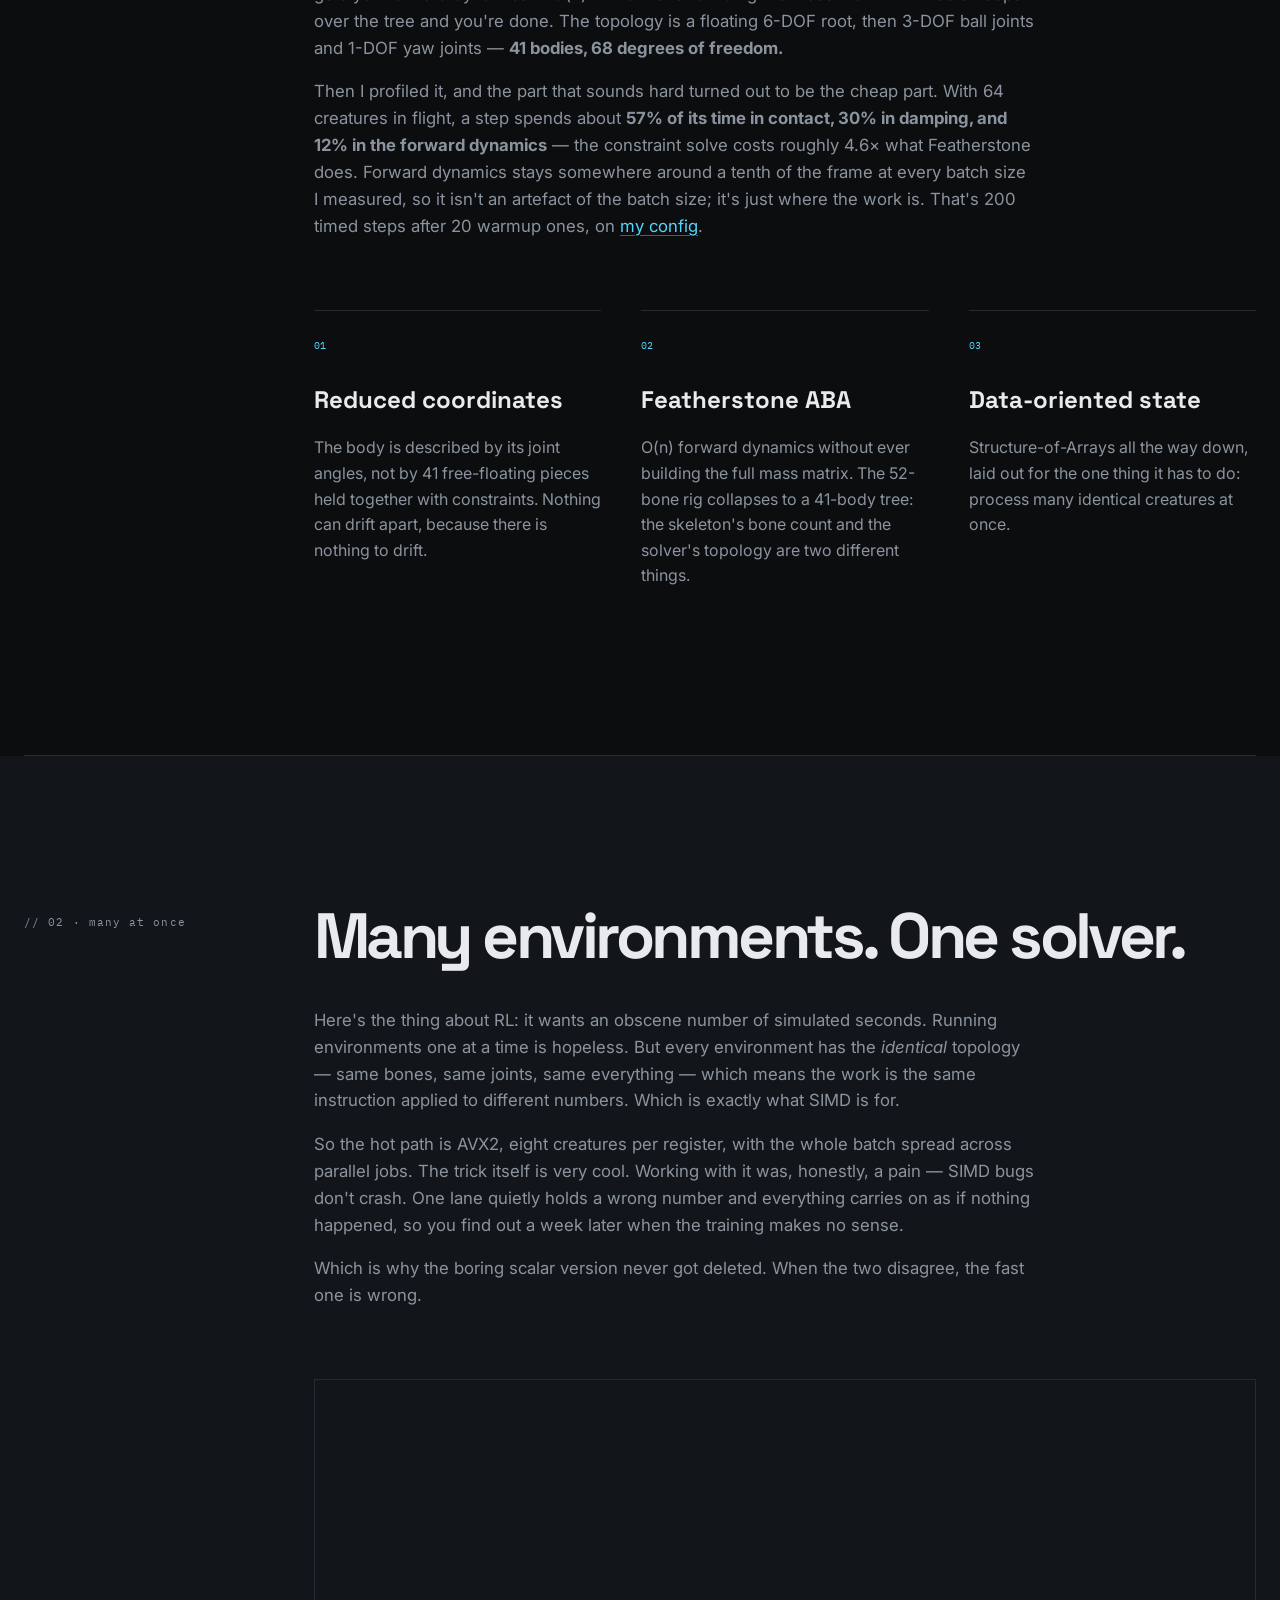
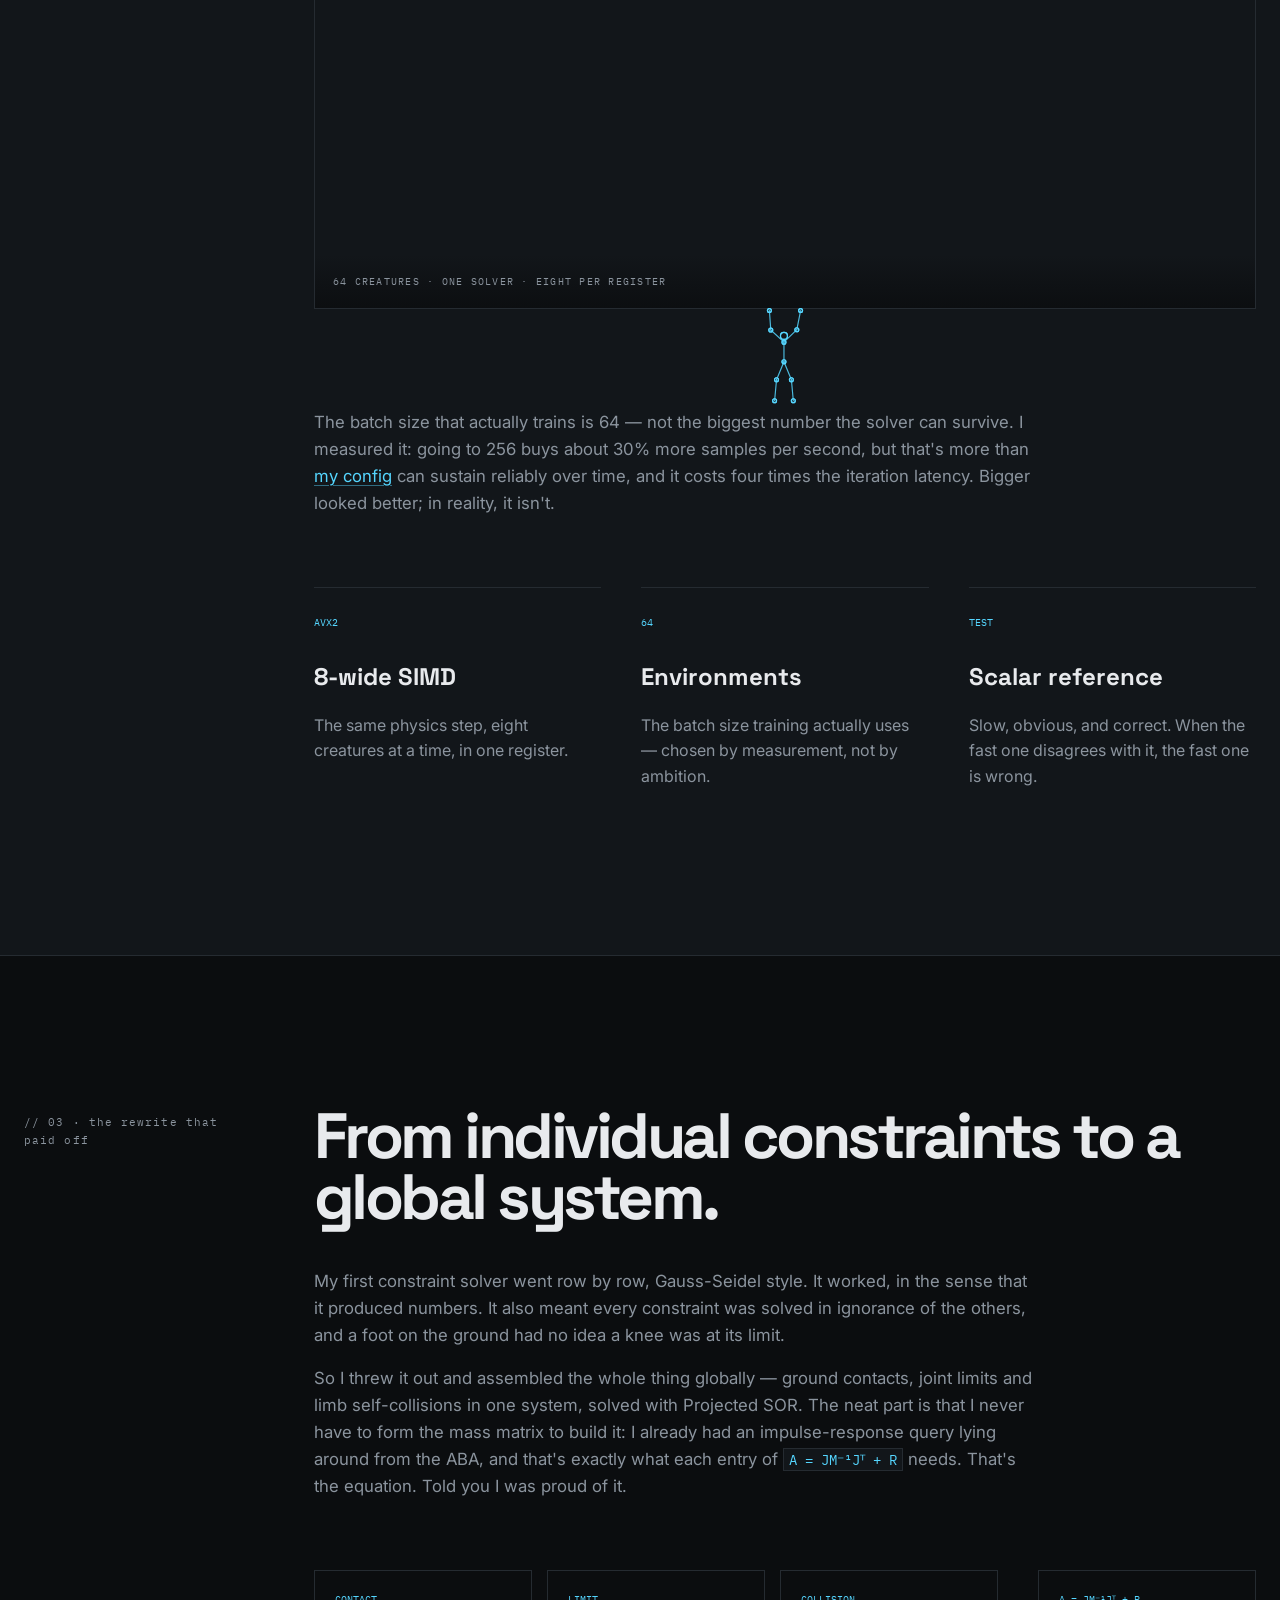
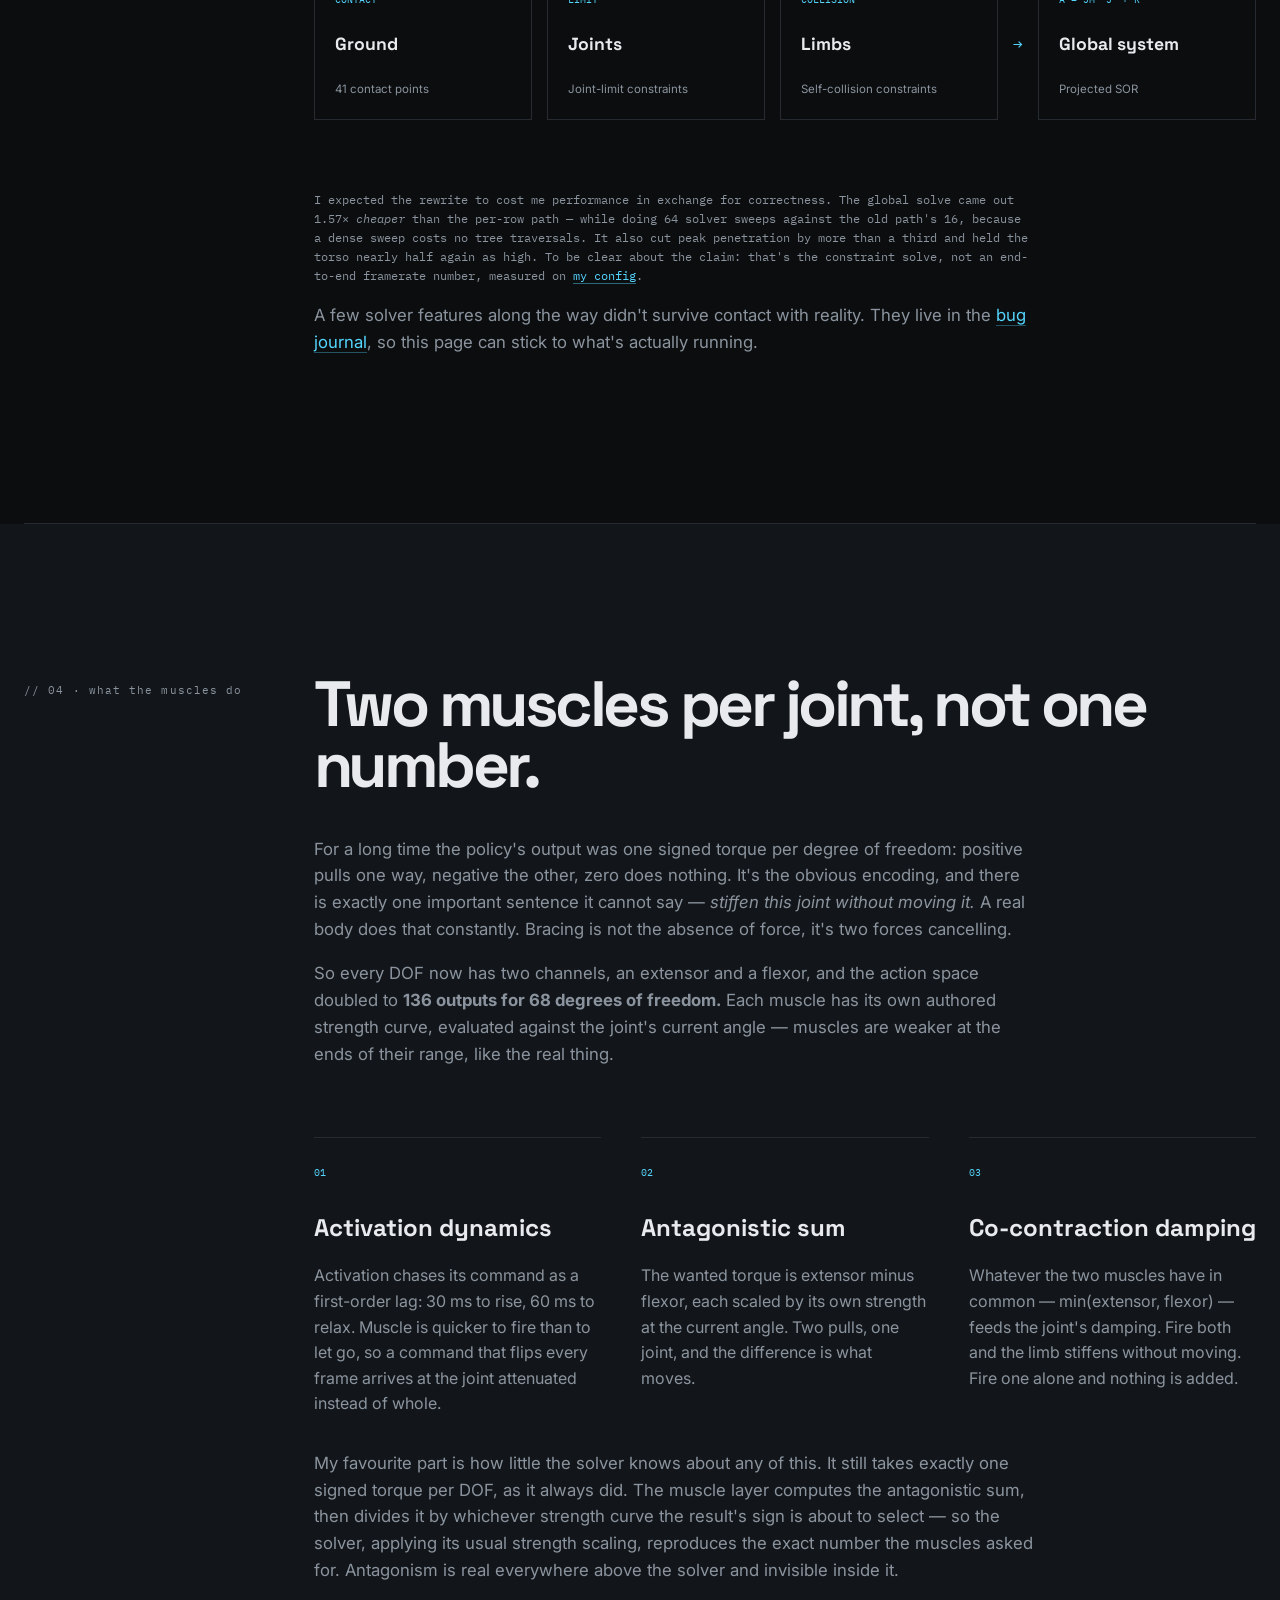
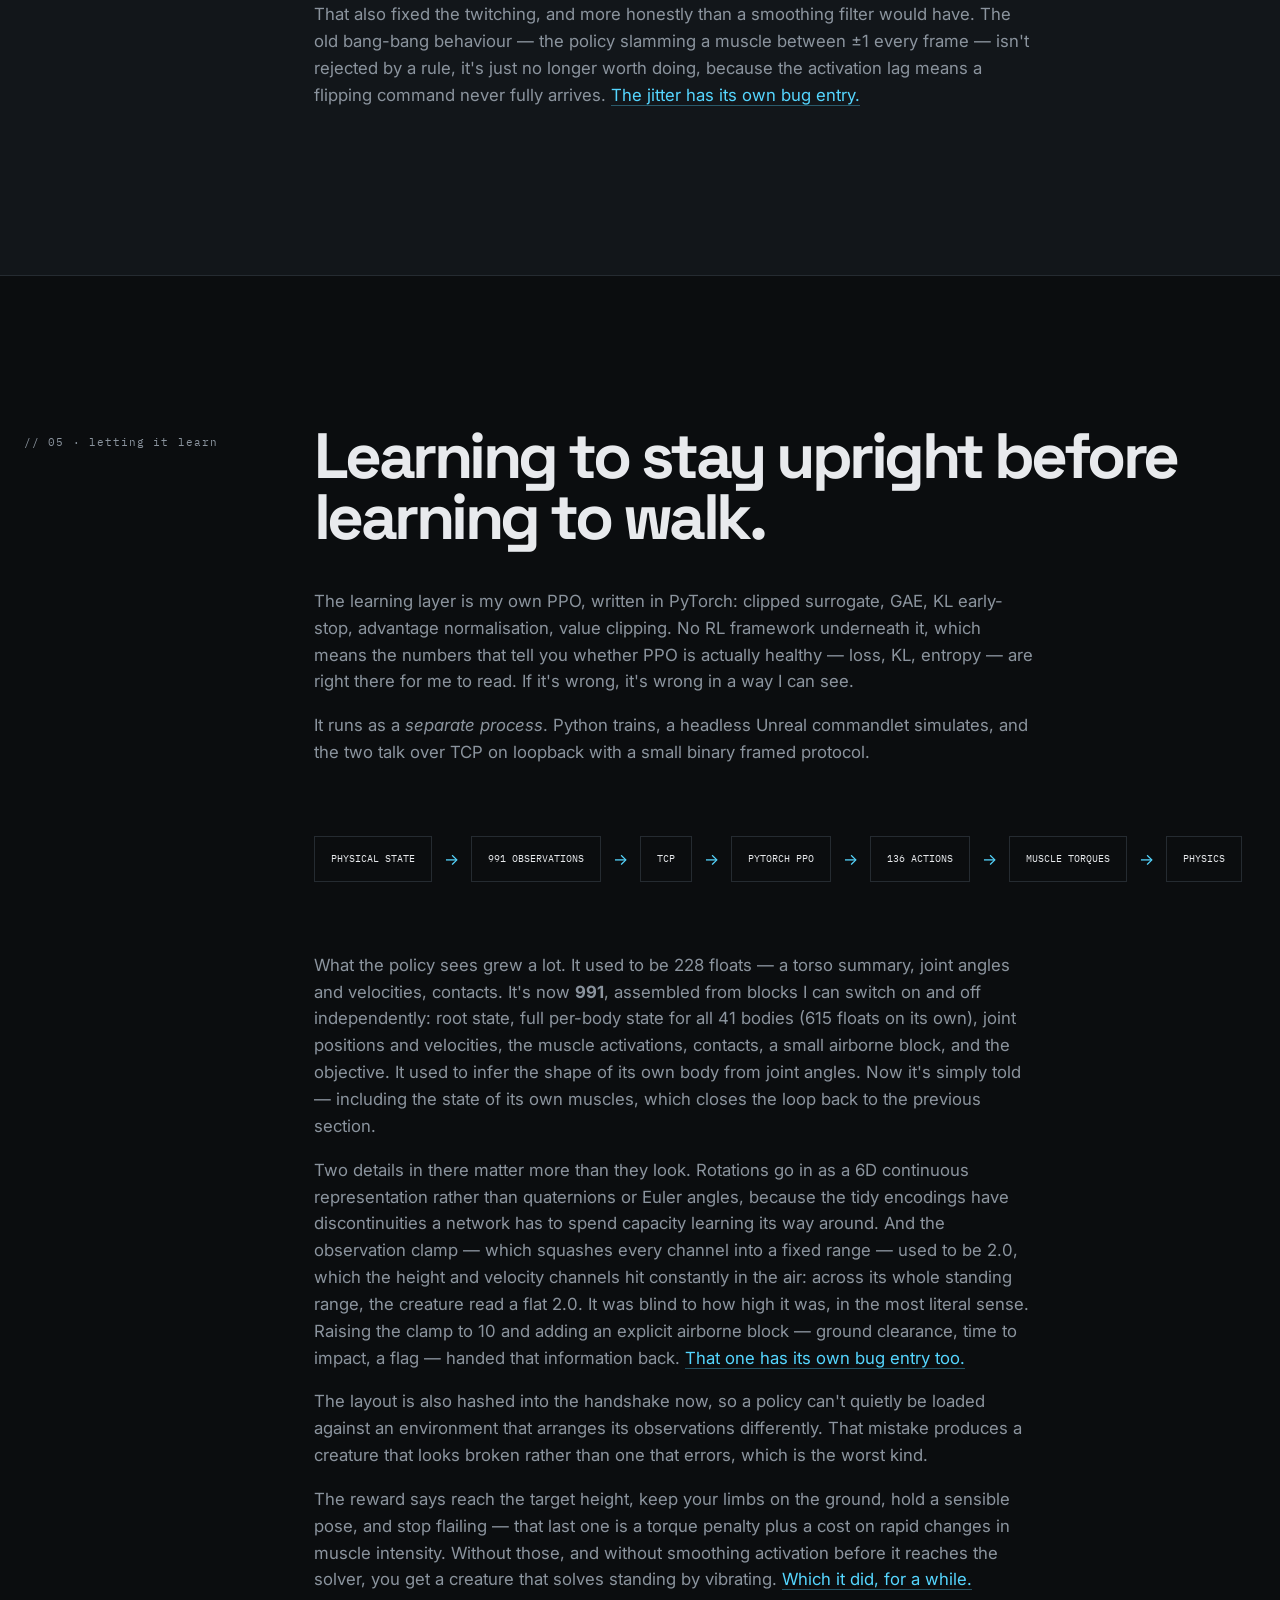
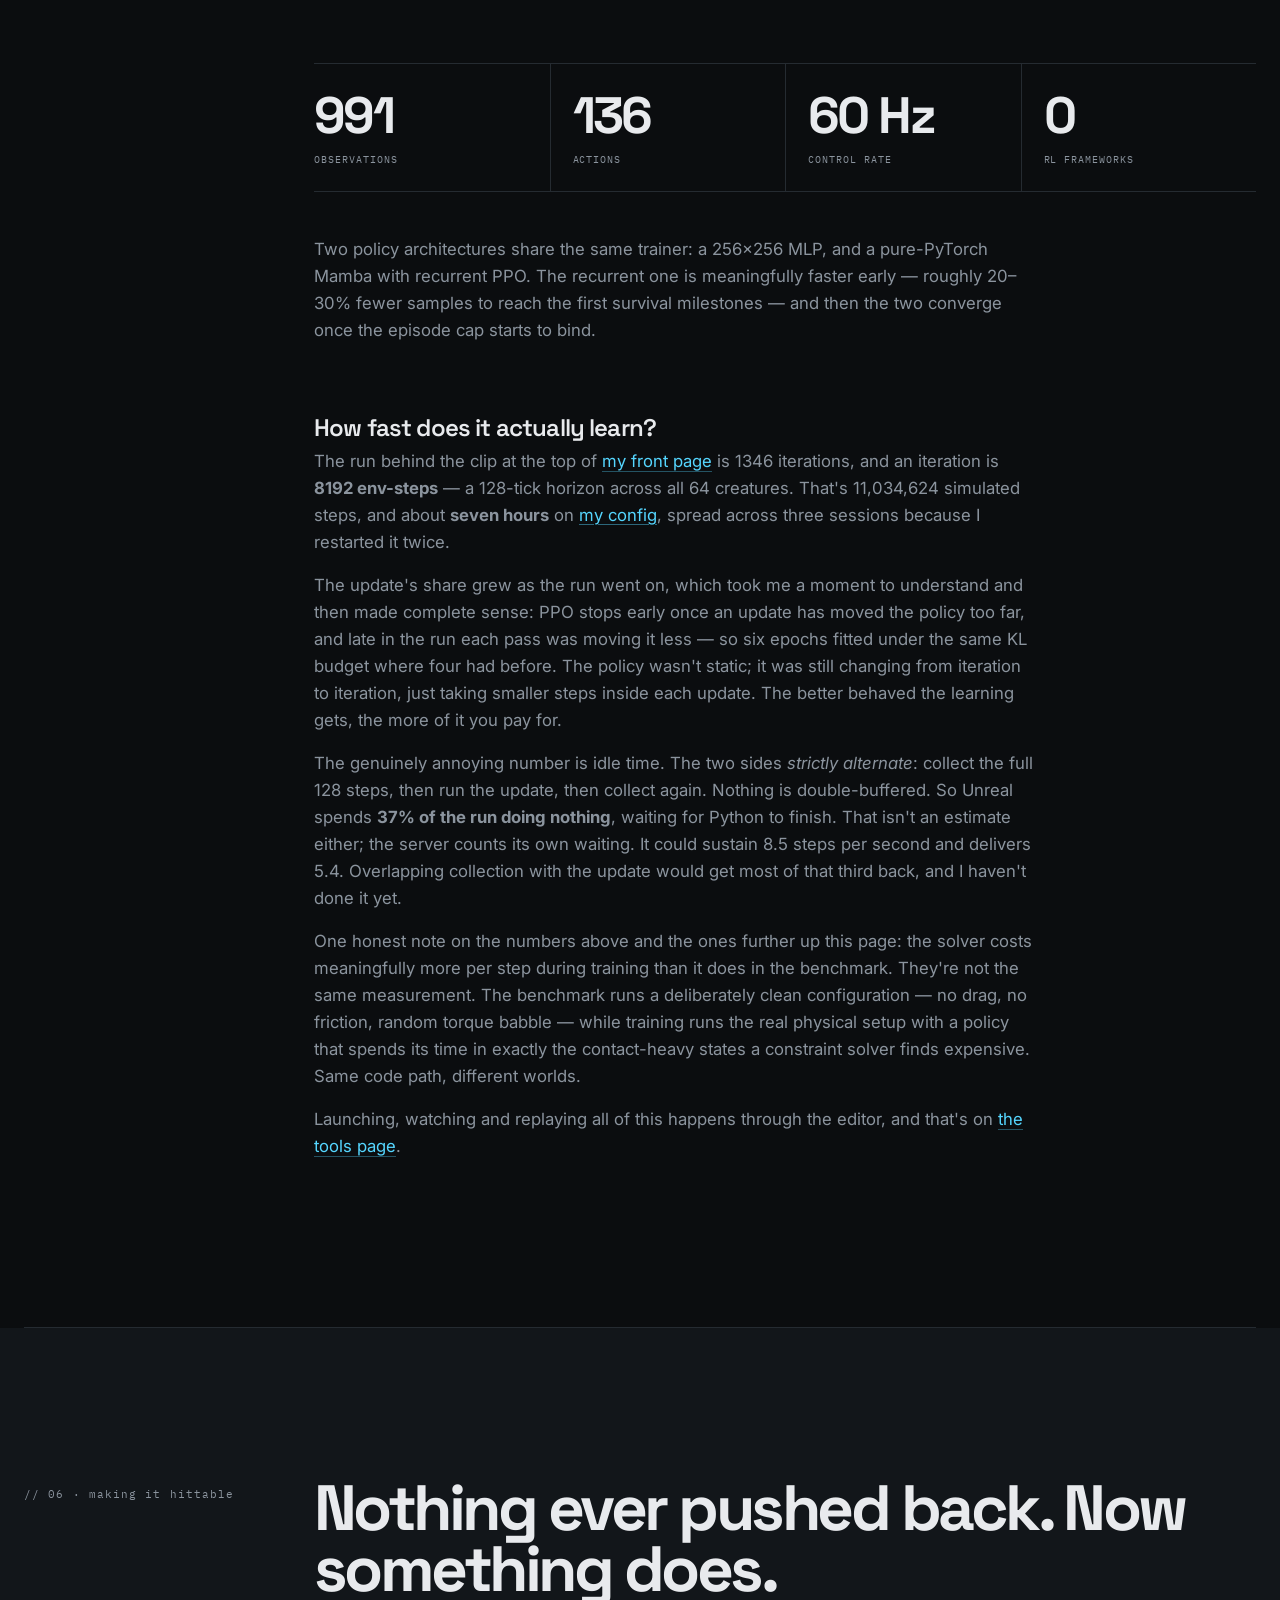
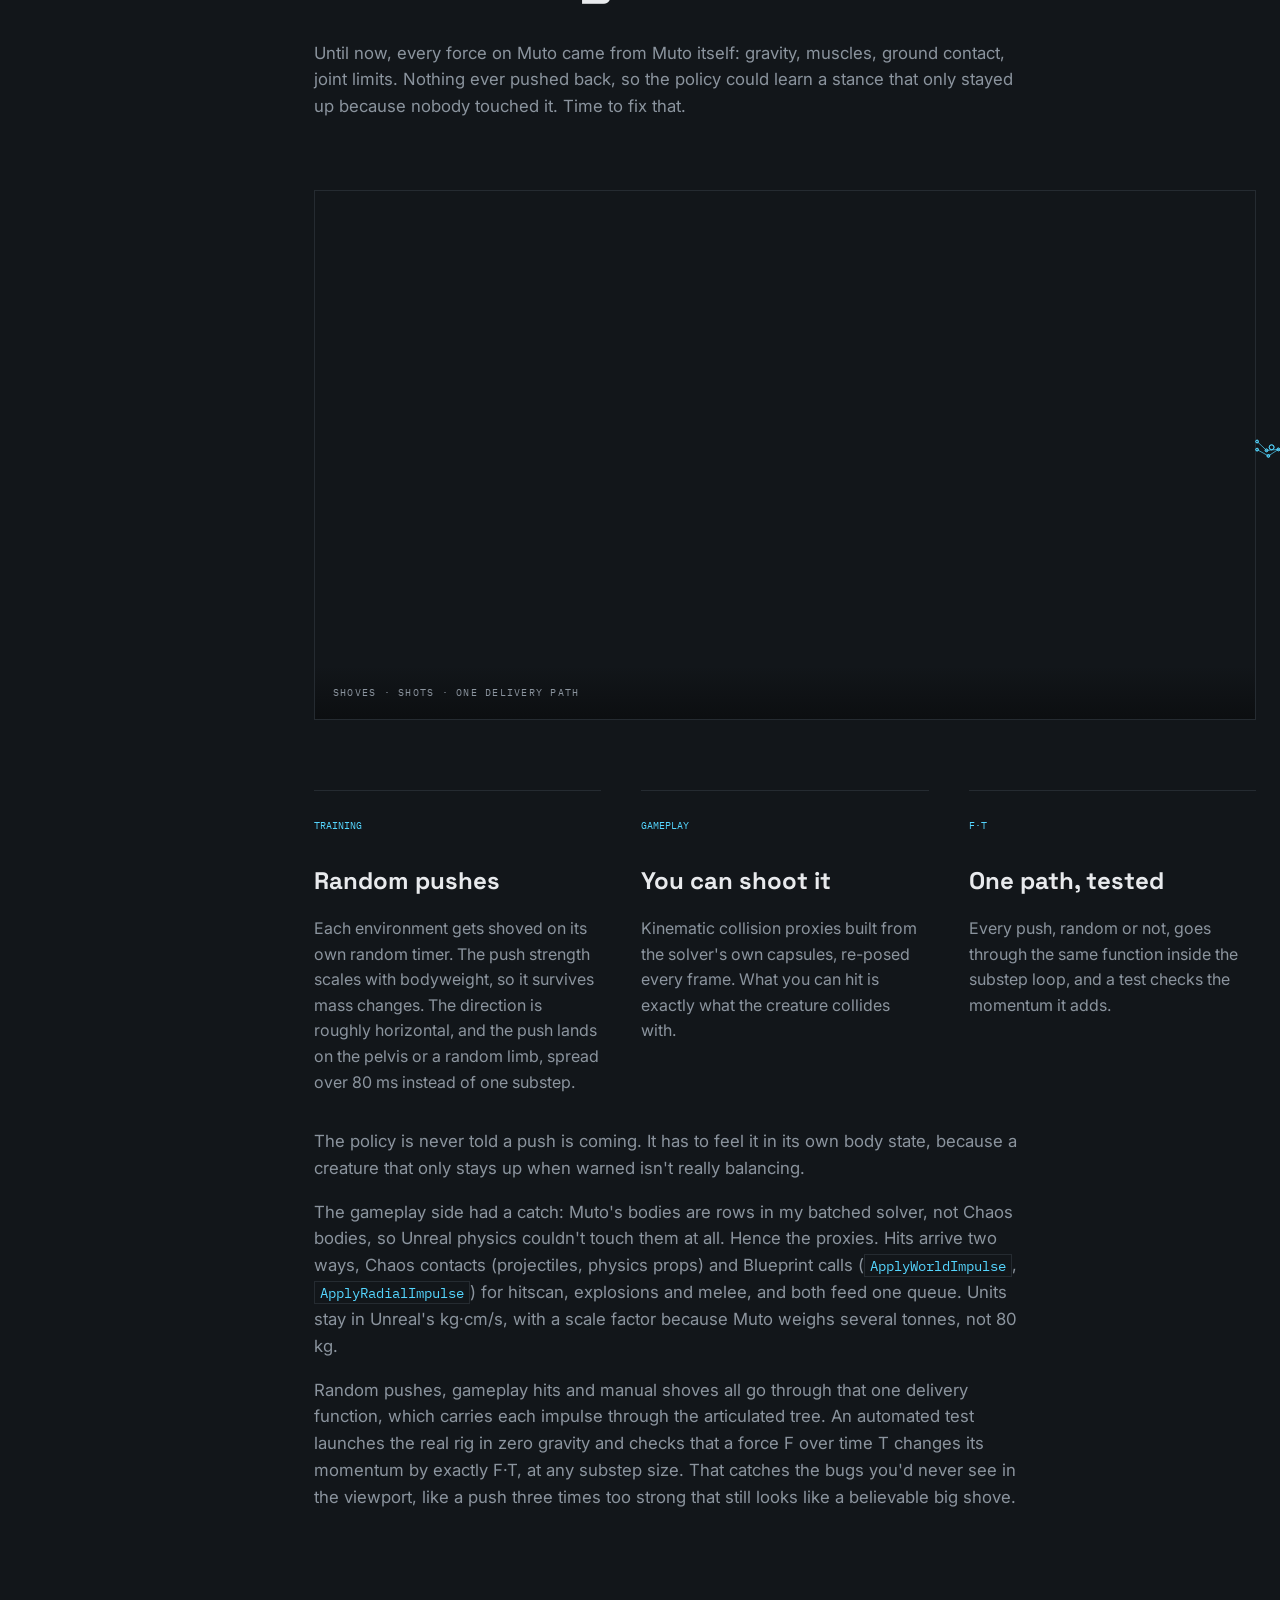
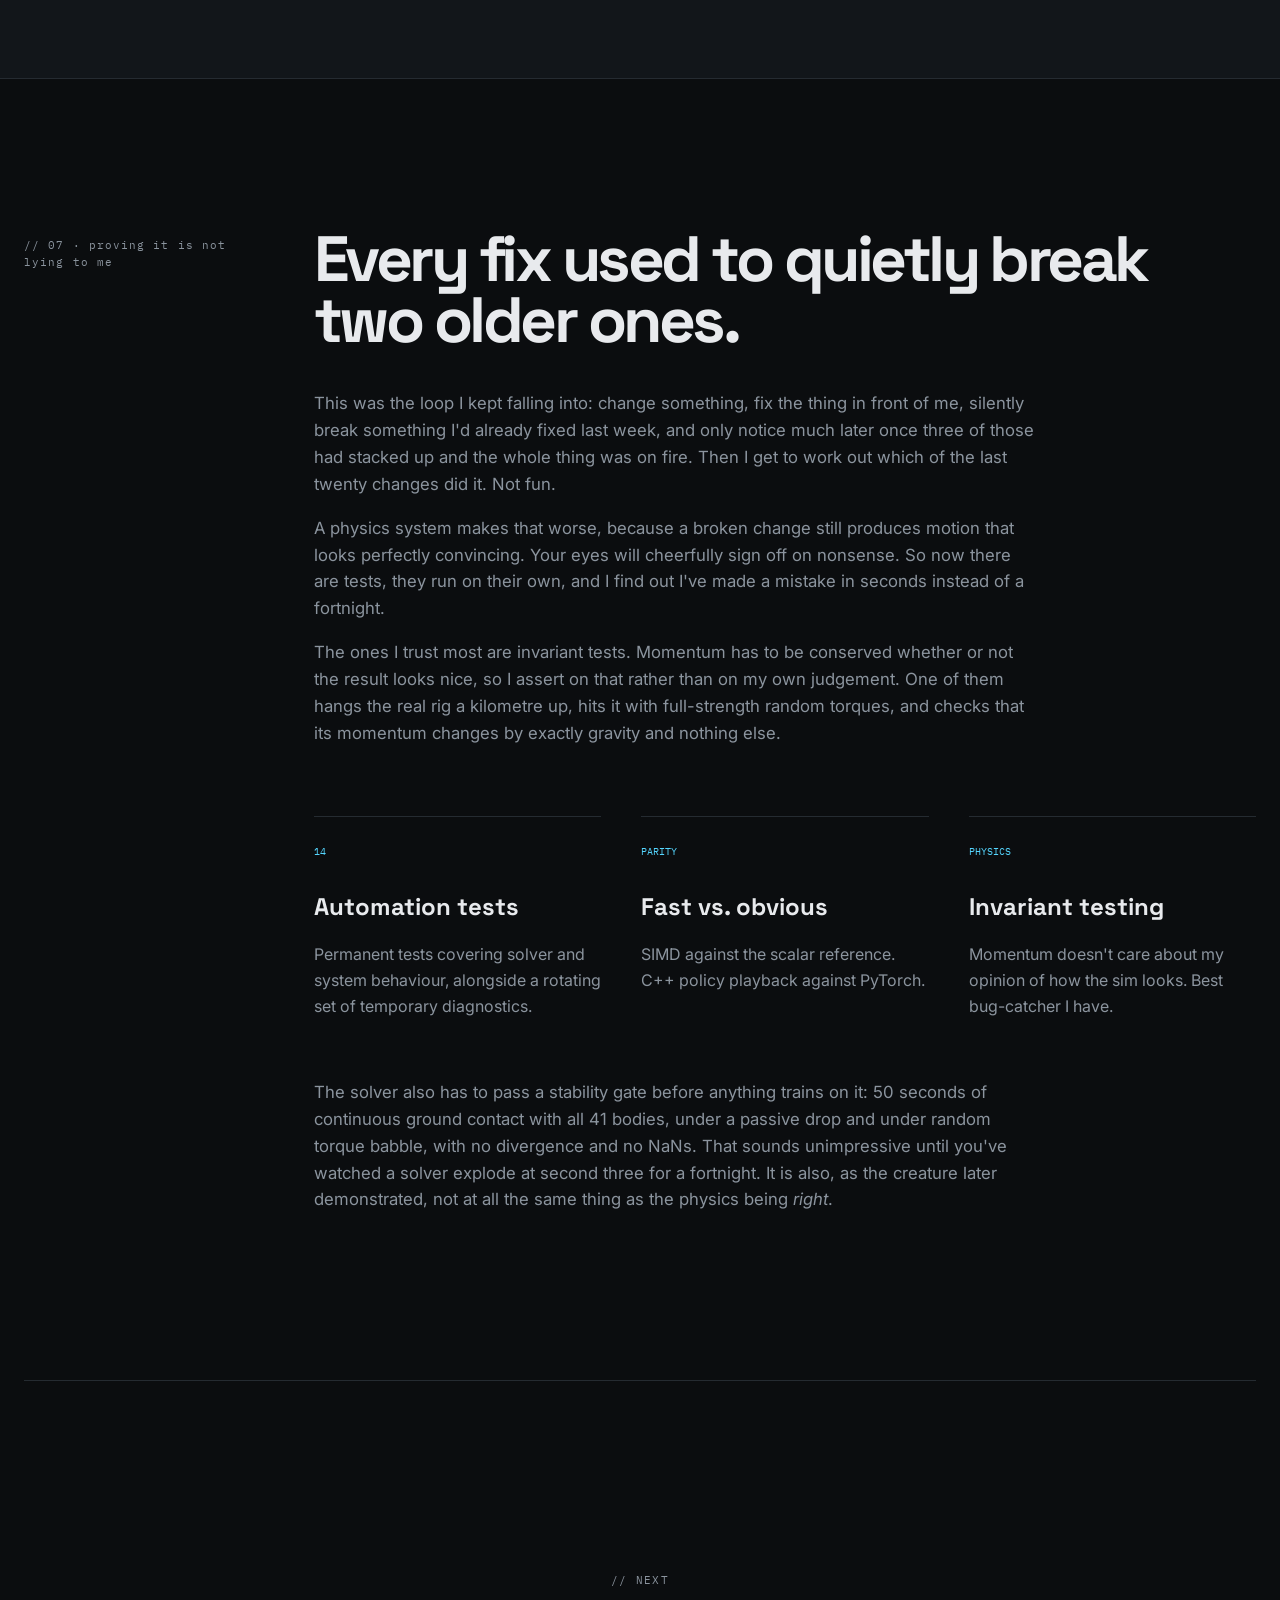
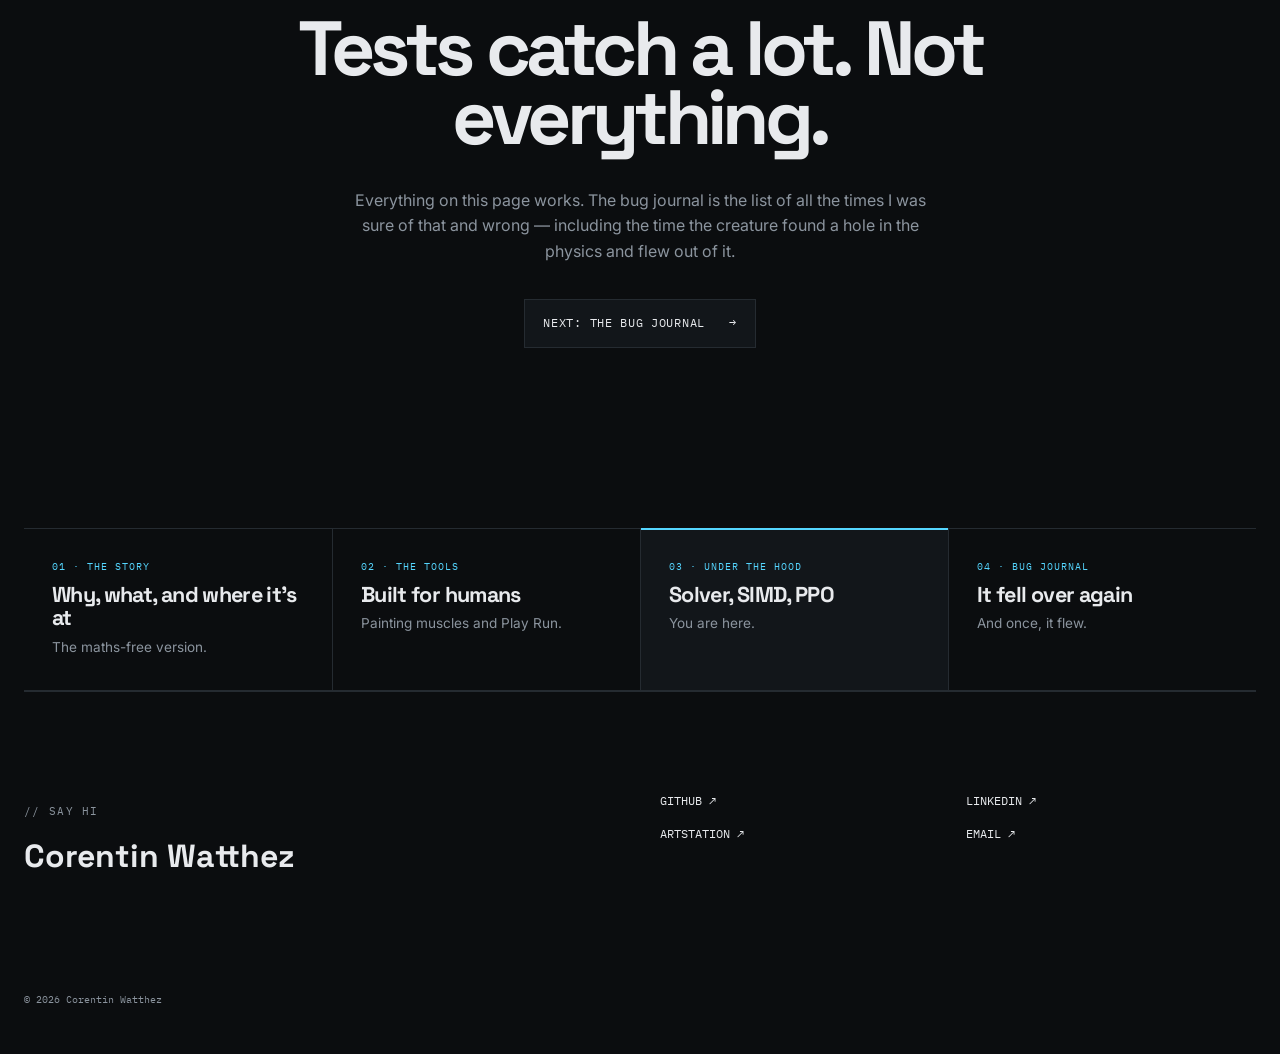
<file: PROJECTS/MUSCLE-ANIMATION/technical.html>
<!DOCTYPE html>
<html lang="en">

<head>
    <meta charset="UTF-8">
    <meta name="viewport" content="width=device-width, initial-scale=1.0">

    <meta name="description"
        content="AgentSolver under the hood — a reduced-coordinate Featherstone solver in C++, AVX2 batched simulation, a global Projected SOR constraint solve, and a hand-written PyTorch PPO talking to Unreal over TCP.">

    <title>AgentSolver: Under the Hood — Corentin Watthez</title>

    <link rel="preconnect" href="https://fonts.googleapis.com">
    <link rel="preconnect" href="https://fonts.gstatic.com" crossorigin>

    <link
        href="https://fonts.googleapis.com/css2?family=IBM+Plex+Mono:wght@400;500&family=Inter:wght@400;500;600;700&family=Space+Grotesk:wght@500;600;700&display=swap"
        rel="stylesheet">

    <link rel="stylesheet" href="../../CSS/style.css">
    <link rel="stylesheet" href="../../CSS/case-study.css">
    <script src="../../JS/stickman.js" defer></script>
    <script src="../../JS/video-focus.js" defer></script>
    <script src="../../JS/spec-popup.js" defer></script>
</head>

<body>

    <header class="site-header">
        <a class="logo" href="../../index.html">CW<span>.</span></a>

        <nav>
            <a href="../../index.html#work">Work</a>
            <a href="../../index.html#about">About</a>
            <a href="../../index.html#cv">CV</a>
            <a href="../../index.html#contact">Contact</a>
        </nav>
    </header>


    <main data-solo-video>

        <!-- HERO -->

        <section class="case-hero">

            <div class="case-hero-copy">

                <p class="eyebrow">
                    AGENTSOLVER · UNDER THE HOOD · PART 3 OF 4
                </p>

                <h1>
                    Where the<br>
                    <span>maths lives.</span>
                </h1>

                <p class="case-intro">
                    This is the page for anyone who read "custom physics solver" and
                    immediately wanted to know which one, how fast, and how the pieces
                    fit together. There will be Featherstone. There will be SIMD. 
                </p>

                <div class="case-meta">

                    <div>
                        <span>DYNAMICS</span>
                        <strong>Featherstone ABA</strong>
                    </div>

                    <div>
                        <span>CONSTRAINTS</span>
                        <strong>Global Projected SOR</strong>
                    </div>

                    <div>
                        <span>SIMD</span>
                        <strong>AVX2 · 8 lanes</strong>
                    </div>

                    <div>
                        <span>LEARNING</span>
                        <strong>PyTorch PPO · MLP + Mamba</strong>
                    </div>

                </div>

                <ul class="jump-list">
                    <li><a href="#solver"><span>01</span>Writing my own solver</a></li>
                    <li><a href="#batching"><span>02</span>Parallelising</a></li>
                    <li><a href="#constraints"><span>03</span>The global solve</a></li>
                    <li><a href="#muscles"><span>04</span>What the muscles do</a></li>
                    <li><a href="#learning"><span>05</span>Letting it learn</a></li>
                    <li><a href="#perturbations"><span>06</span>Making it hittable</a></li>
                    <li><a href="#testing"><span>07</span>Proving it's not lying</a></li>
                </ul>

            </div>

        </section>


        <!-- CHAPTERS -->

        <div class="chapters" role="navigation" aria-label="AgentSolver chapters">
            <a class="chapter" href="index.html">
                <span>01 · THE STORY</span>
                <strong>Why, what, and where it's at</strong>
                <small>Start here. Minimum maths, maximum monster.</small>
            </a>
            <a class="chapter" href="tools.html">
                <span>02 · THE TOOLS</span>
                <strong>Built for humans</strong>
                <small>Painting muscles, watching training, and Play Run.</small>
            </a>
            <a class="chapter" href="technical.html" aria-current="page">
                <span>03 · UNDER THE HOOD</span>
                <strong>Solver, SIMD, PPO</strong>
                <small>The actual numbers. Featherstone, AVX2, a global constraint solve and a hand-written
                    trainer.</small>
            </a>
            <a class="chapter" href="bugs.html">
                <span>04 · BUG JOURNAL</span>
                <strong>It fell over again</strong>
                <small>Every bug looks identical. Except the one where it flew.</small>
            </a>
        </div>



        <!-- SOLVER -->

        <section class="case-section" id="solver">

            <div class="case-section-title">
                <span>// 01 · writing my own solver</span>
            </div>

            <div class="case-section-content">

                <h2>
                    A physics solver
                    built for batched simulation.
                </h2>

                <p>
                    I could have used the engine's constraint solver. But training
                    means simulating the same creature an enormous number of times,
                    and a general-purpose solver spends most of its budget on
                    generality I don't need. So I wrote a reduced-coordinate
                    Featherstone Articulated Body Algorithm from scratch in C++.
                </p>

                <p>
                    Featherstone is one of those algorithms that feels like a magic
                    trick the first time it works: it gets you forward dynamics in
                    O(n) without ever building the mass matrix — three sweeps over
                    the tree and you're done. The topology is a floating 6-DOF root,
                    then 3-DOF ball joints and 1-DOF yaw joints —
                    <strong>41 bodies, 68 degrees of freedom.</strong>
                </p>

                <p>
                    Then I profiled it, and the part that sounds hard turned out to
                    be the cheap part. With 64 creatures in flight, a step spends
                    about <strong>57% of its time in contact, 30% in damping, and
                    12% in the forward dynamics</strong> — the constraint solve
                    costs roughly 4.6× what Featherstone does. Forward dynamics
                    stays somewhere around a tenth of the frame at every batch size
                    I measured, so it isn't an artefact of the batch size; it's just
                    where the work is. That's 200 timed steps after 20 warmup ones,
                    on
                    <button type="button" class="spec-link" data-spec>my config</button>.
                </p>


                <div class="feature-grid">

                    <div>
                        <span>01</span>
                        <h3>Reduced coordinates</h3>
                        <p>
                            The body is described by its joint angles, not by 41
                            free-floating pieces held together with constraints.
                            Nothing can drift apart, because there is nothing to
                            drift.
                        </p>
                    </div>

                    <div>
                        <span>02</span>
                        <h3>Featherstone ABA</h3>
                        <p>
                            O(n) forward dynamics without ever building the full
                            mass matrix. The 52-bone rig collapses to a 41-body
                            tree: the skeleton's bone count and the solver's
                            topology are two different things.
                        </p>
                    </div>

                    <div>
                        <span>03</span>
                        <h3>Data-oriented state</h3>
                        <p>
                            Structure-of-Arrays all the way down, laid out for the
                            one thing it has to do: process many identical
                            creatures at once.
                        </p>
                    </div>

                </div>

            </div>

        </section>



        <!-- BATCHING -->

        <section class="case-section dark-section" id="batching">

            <div class="case-section-title">
                <span>// 02 · many at once</span>
            </div>

            <div class="case-section-content">

                <h2>
                    Many environments.
                    One solver.
                </h2>

                <p>
                    Here's the thing about RL: it wants an obscene number of
                    simulated seconds. Running environments one at a time is
                    hopeless. But every environment has the <em>identical</em>
                    topology — same bones, same joints, same everything — which
                    means the work is the same instruction applied to different
                    numbers. Which is exactly what SIMD is for.
                </p>

                <p>
                    So the hot path is AVX2, eight creatures per register, with the
                    whole batch spread across parallel jobs. The trick itself is
                    very cool. Working with it was, honestly, a pain — SIMD bugs
                    don't crash. One lane quietly holds a wrong number and
                    everything carries on as if nothing happened, so you find out
                    a week later when the training makes no sense.
                </p>

                <p>
                    Which is why the boring scalar version never got deleted. When
                    the two disagree, the fast one is wrong.
                </p>

                <div class="video-frame">
                    <div class="media-block">
                        <video autoplay muted loop playsinline>
                                <source src="../../ASSET/VIDEO/64Env.mp4" type="video/mp4">
                                Your browser does not support the video tag.
                        </video>
                        <span class="media-caption">
                            64 CREATURES · ONE SOLVER · EIGHT PER REGISTER
                        </span>
                    </div>

                    <svg class="stickman pose-hang"></svg>
                </div>

                <p>
                    The batch size that actually trains is 64 — not the biggest
                    number the solver can survive. I measured it: going to 256 buys
                    about 30% more samples per second, but that's more than
                    <button type="button" class="spec-link" data-spec>my config</button>
                    can sustain reliably over time, and it costs four times the
                    iteration latency. Bigger looked better; in reality, it isn't.
                </p>

                <div class="feature-grid">

                    <div>
                        <span>AVX2</span>
                        <h3>8-wide SIMD</h3>
                        <p>
                            The same physics step, eight creatures at a time, in
                            one register.
                        </p>
                    </div>

                    <div>
                        <span>64</span>
                        <h3>Environments</h3>
                        <p>
                            The batch size training actually uses — chosen by
                            measurement, not by ambition.
                        </p>
                    </div>

                    <div>
                        <span>TEST</span>
                        <h3>Scalar reference</h3>
                        <p>
                            Slow, obvious, and correct. When the fast one disagrees
                            with it, the fast one is wrong.
                        </p>
                    </div>

                </div>

            </div>

        </section>



        <!-- CONSTRAINTS -->

        <section class="case-section" id="constraints">

            <div class="case-section-title">
                <span>// 03 · the rewrite that paid off</span>
            </div>

            <div class="case-section-content">

                <h2>
                    From individual constraints
                    to a global system.
                </h2>

                <p>
                    My first constraint solver went row by row, Gauss-Seidel style.
                    It worked, in the sense that it produced numbers. It also meant
                    every constraint was solved in ignorance of the others, and a
                    foot on the ground had no idea a knee was at its limit.
                </p>

                <p>
                    So I threw it out and assembled the whole thing globally —
                    ground contacts, joint limits and limb self-collisions in one
                    system, solved with Projected SOR. The neat part is that I never
                    have to form the mass matrix to build it: I already had an
                    impulse-response query lying around from the ABA, and that's
                    exactly what each entry of <code>A = JM⁻¹Jᵀ + R</code> needs.
                    That's the equation. Told you I was proud of it.
                </p>

                <div class="architecture">

                    <div class="architecture-node">
                        <span>CONTACT</span>
                        <strong>Ground</strong>
                        <small>41 contact points</small>
                    </div>

                    <div class="architecture-node">
                        <span>LIMIT</span>
                        <strong>Joints</strong>
                        <small>Joint-limit constraints</small>
                    </div>

                    <div class="architecture-node">
                        <span>COLLISION</span>
                        <strong>Limbs</strong>
                        <small>Self-collision constraints</small>
                    </div>

                    <div class="architecture-arrow">→</div>

                    <div class="architecture-node">
                        <span>A = JM⁻¹Jᵀ + R</span>
                        <strong>Global system</strong>
                        <small>Projected SOR</small>
                    </div>

                </div>

                <p class="architecture-note">
                    I expected the rewrite to cost me performance in exchange for
                    correctness. The global solve came out 1.57× <em>cheaper</em>
                    than the per-row path — while doing 64 solver sweeps against the
                    old path's 16, because a dense sweep costs no tree traversals.
                    It also cut peak penetration by more than a third and held the
                    torso nearly half again as high. To be clear about the claim:
                    that's the constraint solve, not an end-to-end framerate number,
                    measured on
                    <button type="button" class="spec-link" data-spec>my config</button>.
                </p>

                <p>
                    A few solver features along the way didn't survive contact with
                    reality. They live in the <a href="bugs.html">bug journal</a>, so
                    this page can stick to what's actually running.
                </p>

            </div>

        </section>



        <!-- MUSCLES -->

        <section class="case-section dark-section" id="muscles">

            <div class="case-section-title">
                <span>// 04 · what the muscles do</span>
            </div>

            <div class="case-section-content">

                <h2>
                    Two muscles per joint,
                    not one number.
                </h2>

                <p>
                    For a long time the policy's output was one signed torque per
                    degree of freedom: positive pulls one way, negative the other,
                    zero does nothing. It's the obvious encoding, and there is
                    exactly one important sentence it cannot say —
                    <em>stiffen this joint without moving it.</em> A real body does
                    that constantly. Bracing is not the absence of force, it's two
                    forces cancelling.
                </p>

                <p>
                    So every DOF now has two channels, an extensor and a flexor, and
                    the action space doubled to
                    <strong>136 outputs for 68 degrees of freedom.</strong> Each
                    muscle has its own authored strength curve, evaluated against
                    the joint's current angle — muscles are weaker at the ends of
                    their range, like the real thing.
                </p>

                <div class="feature-grid">

                    <div>
                        <span>01</span>
                        <h3>Activation dynamics</h3>
                        <p>
                            Activation chases its command as a first-order lag: 30 ms
                            to rise, 60 ms to relax. Muscle is quicker to fire than
                            to let go, so a command that flips every frame arrives at
                            the joint attenuated instead of whole.
                        </p>
                    </div>

                    <div>
                        <span>02</span>
                        <h3>Antagonistic sum</h3>
                        <p>
                            The wanted torque is extensor minus flexor, each scaled
                            by its own strength at the current angle. Two pulls,
                            one joint, and the difference is what moves.
                        </p>
                    </div>

                    <div>
                        <span>03</span>
                        <h3>Co-contraction damping</h3>
                        <p>
                            Whatever the two muscles have in common — min(extensor,
                            flexor) — feeds the joint's damping. Fire both and the
                            limb stiffens without moving. Fire one alone and nothing
                            is added.
                        </p>
                    </div>

                </div>

                <p>
                    My favourite part is how little the solver knows about any of
                    this. It still takes exactly one signed torque per DOF, as it
                    always did. The muscle layer computes the antagonistic sum, then
                    divides it by whichever strength curve the result's sign is about
                    to select — so the solver, applying its usual strength scaling,
                    reproduces the exact number the muscles asked for. Antagonism is
                    real everywhere above the solver and invisible inside it.
                </p>

                <p>
                    That also fixed the twitching, and more honestly than a smoothing
                    filter would have. The old bang-bang behaviour — the policy
                    slamming a muscle between ±1 every frame — isn't rejected by a
                    rule, it's just no longer worth doing, because the activation lag
                    means a flipping command never fully arrives.
                    <a href="bugs.html#bug-jitter">The jitter has its own bug entry.</a>
                </p>

            </div>

        </section>



        <!-- LEARNING -->

        <section class="case-section" id="learning">

            <div class="case-section-title">
                <span>// 05 · letting it learn</span>
            </div>

            <div class="case-section-content">

                <h2>
                    Learning to stay upright
                    before learning to walk.
                </h2>

                <p>
                    The learning layer is my own PPO, written in PyTorch: clipped
                    surrogate, GAE, KL early-stop, advantage normalisation, value
                    clipping. No RL framework underneath it, which means the numbers
                    that tell you whether PPO is actually healthy — loss, KL,
                    entropy — are right there for me to read. If it's wrong, it's
                    wrong in a way I can see.
                </p>

                <p>
                    It runs as a <em>separate process</em>. Python trains, a
                    headless Unreal commandlet simulates, and the two talk over
                    TCP on loopback with a small binary framed protocol.
                </p>

                <div class="learning-flow">

                    <div>PHYSICAL STATE</div>
                    <span>→</span>
                    <div>991 OBSERVATIONS</div>
                    <span>→</span>
                    <div>TCP</div>
                    <span>→</span>
                    <div>PYTORCH PPO</div>
                    <span>→</span>
                    <div>136 ACTIONS</div>
                    <span>→</span>
                    <div>MUSCLE TORQUES</div>
                    <span>→</span>
                    <div>PHYSICS</div>

                </div>

                <p>
                    What the policy sees grew a lot. It used to be 228 floats — a
                    torso summary, joint angles and velocities, contacts. It's now
                    <strong>991</strong>, assembled from blocks I can switch on and
                    off independently: root state, full per-body state for all 41
                    bodies (615 floats on its own), joint positions and velocities,
                    the muscle activations, contacts, a small airborne block, and
                    the objective. It used to infer the shape of its own body from
                    joint angles. Now it's simply told — including the state of its
                    own muscles, which closes the loop back to the previous section.
                </p>

                <p>
                    Two details in there matter more than they look. Rotations go in
                    as a 6D continuous representation rather than quaternions or
                    Euler angles, because the tidy encodings have discontinuities a
                    network has to spend capacity learning its way around. And the
                    observation clamp — which squashes every channel into a fixed
                    range — used to be 2.0, which the height and velocity channels
                    hit constantly in the air: across its whole standing range, the
                    creature read a flat 2.0. It was blind to how high it was, in
                    the most literal sense. Raising the clamp to 10 and adding an
                    explicit airborne block — ground clearance, time to impact, a
                    flag — handed that information back.
                    <a href="bugs.html#bug-clamp">That one has its own bug entry too.</a>
                </p>

                <p>
                    The layout is also hashed into the handshake now, so a policy
                    can't quietly be loaded against an environment that arranges its
                    observations differently. That mistake produces a creature that
                    looks broken rather than one that errors, which is the worst kind.
                </p>

                <p>
                    The reward says reach
                    the target height, keep your limbs on the ground, hold a sensible
                    pose, and stop flailing — that last one is a torque penalty plus a
                    cost on rapid changes in muscle intensity. Without those, and
                    without smoothing activation before it reaches the solver, you get
                    a creature that solves standing by vibrating.
                    <a href="bugs.html#bug-jitter">Which it did, for a while.</a>
                </p>

                <div class="stat-strip">
                    <div><strong>991</strong><span>Observations</span></div>
                    <div><strong>136</strong><span>Actions</span></div>
                    <div><strong>60 Hz</strong><span>Control rate</span></div>
                    <div><strong>0</strong><span>RL frameworks</span></div>
                </div>

                <p>
                    <br>
                    Two policy architectures share the same trainer: a 256×256 MLP,
                    and a pure-PyTorch Mamba with recurrent PPO. The recurrent one is
                    meaningfully faster early — roughly 20–30% fewer samples to reach
                    the first survival milestones — and then the two converge once
                    the episode cap starts to bind.
                </p>

                <h3 class="subhead">How fast does it actually learn?</h3>

                <p>
                    The run behind the clip at the top of
                    <a href="../../index.html">my front page</a> is 1346 iterations,
                    and an iteration is <strong>8192 env-steps</strong> — a 128-tick
                    horizon across all 64 creatures. That's 11,034,624 simulated
                    steps, and about <strong>seven hours</strong> on
                    <button type="button" class="spec-link" data-spec>my config</button>,
                    spread across three sessions because I restarted it twice.
                </p>


                <p>
                    The update's share grew as the run went on, which took me a
                    moment to understand and then made complete sense: PPO stops
                    early once an update has moved the policy too far, and late in
                    the run each pass was moving it less — so six epochs fitted
                    under the same KL budget where four had before. The policy
                    wasn't static; it was still changing from iteration to
                    iteration, just taking smaller steps inside each update. The
                    better behaved the learning gets, the more of it you pay for.
                </p>

                <p>
                    The genuinely annoying number is idle time. The two sides
                    <em>strictly alternate</em>: collect the full 128 steps, then run
                    the update, then collect again. Nothing is double-buffered. So
                    Unreal spends <strong>37% of the run doing nothing</strong>,
                    waiting for Python to finish. That isn't an estimate either; the
                    server counts its own waiting. It could sustain 8.5 steps per
                    second and delivers 5.4. Overlapping collection with the update
                    would get most of that third back, and I haven't done it yet.
                </p>

                <p>
                    One honest note on the numbers above and the ones further up this
                    page: the solver costs meaningfully more per step during training
                    than it does in the benchmark. They're not the same measurement.
                    The benchmark runs a deliberately clean configuration — no drag,
                    no friction, random torque babble — while training runs the real
                    physical setup with a policy that spends its time in exactly the
                    contact-heavy states a constraint solver finds expensive. Same code
                    path, different worlds.
                </p>

                <p>
                    Launching, watching and replaying all of this happens through the
                    editor, and that's on <a href="tools.html">the tools page</a>.
                </p>

            </div>

        </section>



        <!-- PERTURBATIONS -->

        <section class="case-section dark-section" id="perturbations">

            <div class="case-section-title">
                <span>// 06 · making it hittable</span>
            </div>

            <div class="case-section-content">

                <h2>
                    Nothing ever pushed back.
                    Now something does.
                </h2>

                <p>
                    Until now, every force on Muto came from Muto itself: gravity,
                    muscles, ground contact, joint limits. Nothing ever pushed back,
                    so the policy could learn a stance that only stayed up because
                    nobody touched it. Time to fix that.
                </p>

                <div class="video-frame">
                    <div class="media-block">
                        <video autoplay muted loop playsinline preload="metadata">
                                <source src="../../ASSET/VIDEO/Impact.mp4" type="video/mp4">
                                Your browser does not support the video tag.
                        </video>
                        <span class="media-caption">
                            SHOVES · SHOTS · ONE DELIVERY PATH
                        </span>
                    </div>

                    <svg class="stickman pose-push"></svg>
                </div>

                <div class="feature-grid">

                    <div>
                        <span>TRAINING</span>
                        <h3>Random pushes</h3>
                        <p>
                            Each environment gets shoved on its own random timer.
                            The push strength scales with bodyweight, so it survives
                            mass changes. The direction is roughly horizontal, and
                            the push lands on the pelvis or a random limb, spread
                            over 80 ms instead of one substep.
                        </p>
                    </div>

                    <div>
                        <span>GAMEPLAY</span>
                        <h3>You can shoot it</h3>
                        <p>
                            Kinematic collision proxies built from the solver's own
                            capsules, re-posed every frame. What you can hit is
                            exactly what the creature collides with.
                        </p>
                    </div>

                    <div>
                        <span>F·T</span>
                        <h3>One path, tested</h3>
                        <p>
                            Every push, random or not, goes through the same function
                            inside the substep loop, and a test checks the momentum
                            it adds.
                        </p>
                    </div>

                </div>

                <p>
                    The policy is never told a push is coming. It has to feel it in
                    its own body state, because a creature that only stays up when
                    warned isn't really balancing.
                </p>

                <p>
                    The gameplay side had a catch: Muto's bodies are rows in my
                    batched solver, not Chaos bodies, so Unreal physics couldn't
                    touch them at all. Hence the proxies. Hits arrive two ways,
                    Chaos contacts (projectiles, physics props) and Blueprint calls
                    (<code>ApplyWorldImpulse</code>, <code>ApplyRadialImpulse</code>)
                    for hitscan, explosions and melee, and both feed one queue.
                    Units stay in Unreal's kg·cm/s, with a scale factor because Muto
                    weighs several tonnes, not 80 kg.
                </p>

                <p>
                    Random pushes, gameplay hits and manual shoves all go through
                    that one delivery function, which carries each impulse through
                    the articulated tree. An automated test launches the real rig in
                    zero gravity and checks that a force F over time T changes its
                    momentum by exactly F·T, at any substep size. That catches the
                    bugs you'd never see in the viewport, like a push three times
                    too strong that still looks like a believable big shove.
                </p>

            </div>

        </section>



        <!-- TESTING -->

        <section class="case-section" id="testing">

            <div class="case-section-title">
                <span>// 07 · proving it is not lying to me</span>
            </div>

            <div class="case-section-content">

                <h2>
                    Every fix used to quietly
                    break two older ones.
                </h2>

                <p>
                    This was the loop I kept falling into: change something, fix the
                    thing in front of me, silently break something I'd already fixed
                    last week, and only notice much later once three of those had
                    stacked up and the whole thing was on fire. Then I get to work
                    out which of the last twenty changes did it. Not fun.
                </p>

                <p>
                    A physics system makes that worse, because a broken change still
                    produces motion that looks perfectly convincing. Your eyes will
                    cheerfully sign off on nonsense. So now there are tests, they run
                    on their own, and I find out I've made a mistake in seconds
                    instead of a fortnight.
                </p>

                <p>
                    The ones I trust most are invariant tests. Momentum has to be
                    conserved whether or not the result looks nice, so I assert on
                    that rather than on my own judgement. One of them hangs the real
                    rig a kilometre up, hits it with full-strength random torques, and
                    checks that its momentum changes by exactly gravity and nothing
                    else.
                </p>

                <div class="feature-grid">

                    <div>
                        <span>14</span>
                        <h3>Automation tests</h3>
                        <p>
                            Permanent tests covering solver and system behaviour,
                            alongside a rotating set of temporary diagnostics.
                        </p>
                    </div>

                    <div>
                        <span>PARITY</span>
                        <h3>Fast vs. obvious</h3>
                        <p>
                            SIMD against the scalar reference. C++ policy playback
                            against PyTorch.
                        </p>
                    </div>

                    <div>
                        <span>PHYSICS</span>
                        <h3>Invariant testing</h3>
                        <p>
                            Momentum doesn't care about my opinion of how the sim
                            looks. Best bug-catcher I have.
                        </p>
                    </div>

                </div>

                <p>
                    <br>
                    The solver also has to pass a stability gate before anything
                    trains on it: 50 seconds of continuous ground contact with all 41
                    bodies, under a passive drop and under random torque babble, with
                    no divergence and no NaNs. That sounds unimpressive until you've
                    watched a solver explode at second three for a fortnight. It is
                    also, as the creature later demonstrated, not at all the same
                    thing as the physics being <em>right</em>.
                </p>

            </div>

        </section>



        <!-- NEXT -->

        <section class="case-next">

            <p class="eyebrow">// next</p>

            <h2>
                Tests catch a lot.
                Not everything.
            </h2>

            <p>
                Everything on this page works. The bug journal is the list of all
                the times I was sure of that and wrong — including the time the
                creature found a hole in the physics and flew out of it.
            </p>

            <a class="button" href="bugs.html">
                Next: the bug journal <span>→</span>
            </a>

        </section>


        <div class="chapters is-footer" role="navigation" aria-label="AgentSolver chapters">
            <a class="chapter" href="index.html">
                <span>01 · THE STORY</span>
                <strong>Why, what, and where it's at</strong>
                <small>The maths-free version.</small>
            </a>
            <a class="chapter" href="tools.html">
                <span>02 · THE TOOLS</span>
                <strong>Built for humans</strong>
                <small>Painting muscles and Play Run.</small>
            </a>
            <a class="chapter" href="technical.html" aria-current="page">
                <span>03 · UNDER THE HOOD</span>
                <strong>Solver, SIMD, PPO</strong>
                <small>You are here.</small>
            </a>
            <a class="chapter" href="bugs.html">
                <span>04 · BUG JOURNAL</span>
                <strong>It fell over again</strong>
                <small>And once, it flew.</small>
            </a>
        </div>

    </main>


    <footer id="contact">

        <div>
            <p class="eyebrow">// SAY HI</p>
            <h2>Corentin Watthez</h2>
        </div>

        <div class="footer-links">
            <a href="https://github.com/Orabs16">GitHub ↗</a>
            <a href="https://www.linkedin.com/in/corentin-watthez-62b219331/">LinkedIn ↗</a>
            <a href="https://www.artstation.com/corentinwatthez">ArtStation ↗</a>
            <a href="mailto:corentinwatthez@gmail.com">Email ↗</a>
        </div>

        <p class="copyright">
            © 2026 Corentin Watthez
        </p>

    </footer>

</body>

</html>
</file>
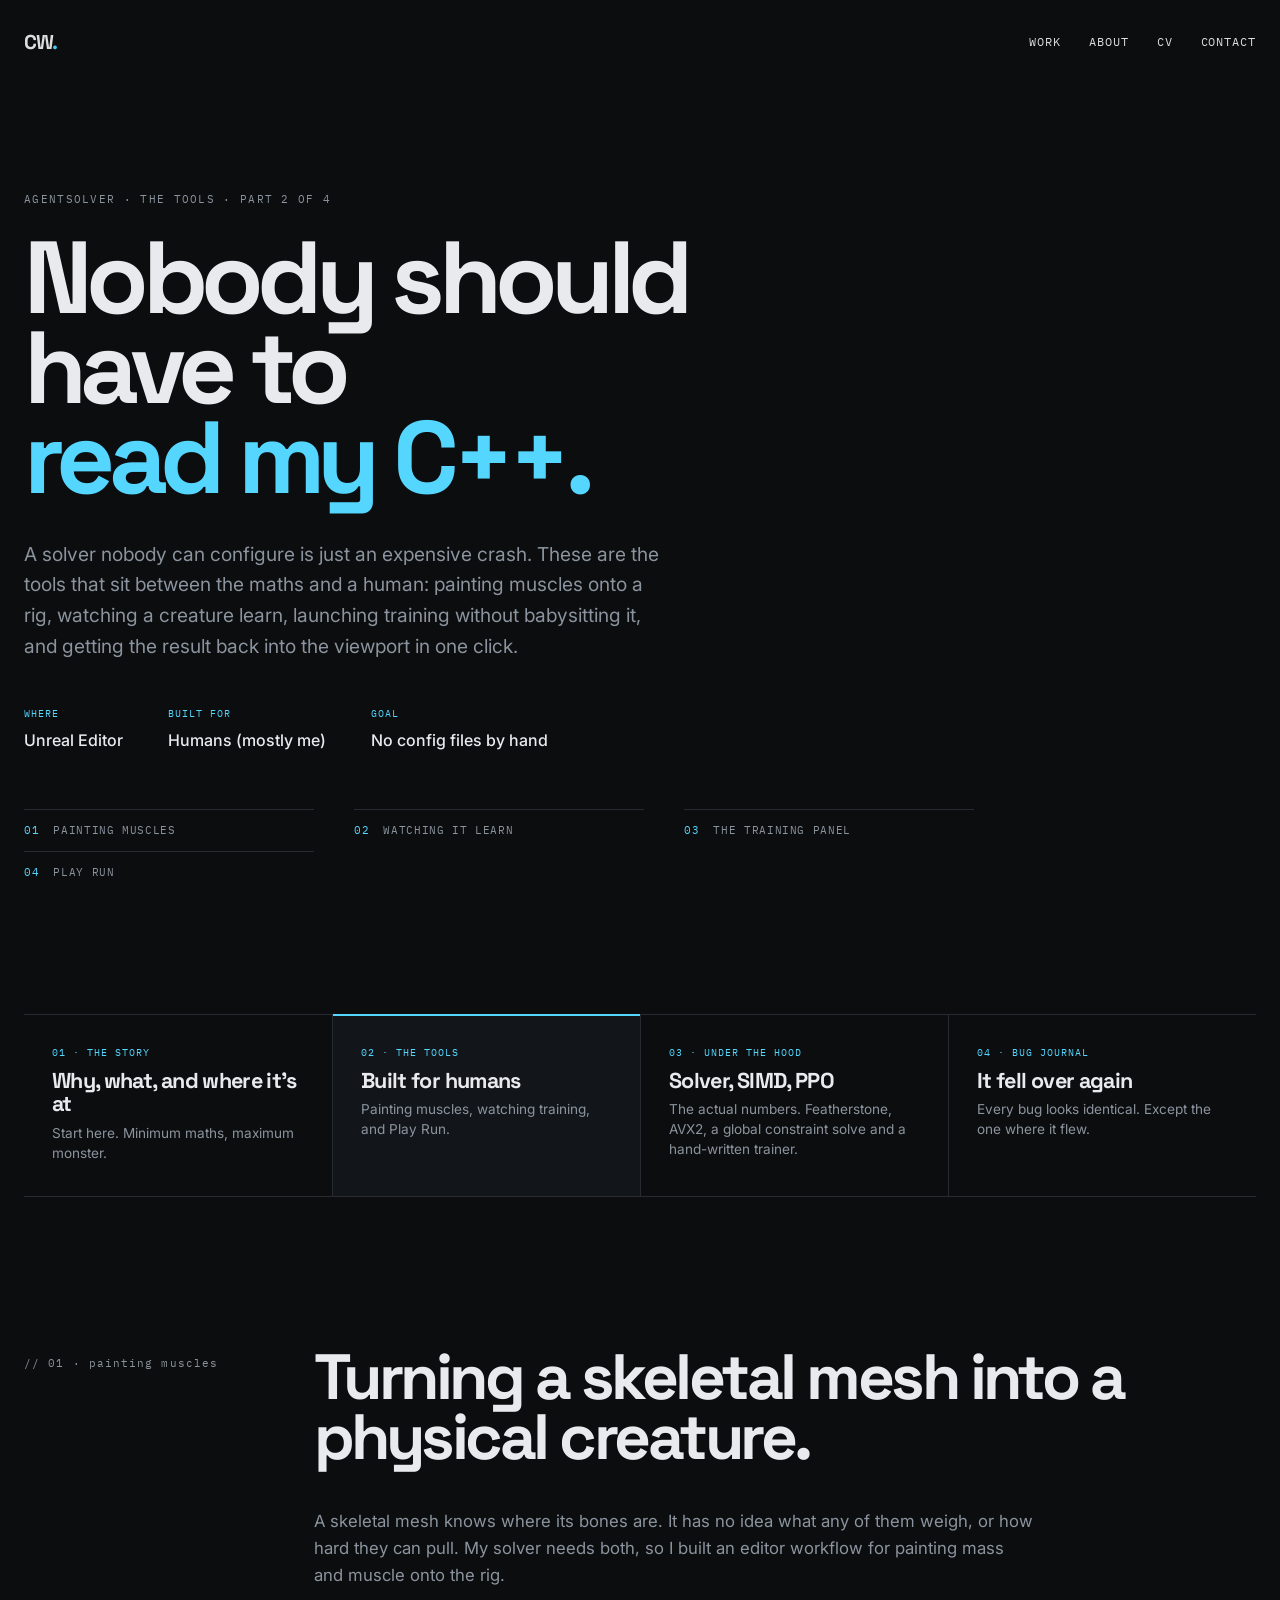
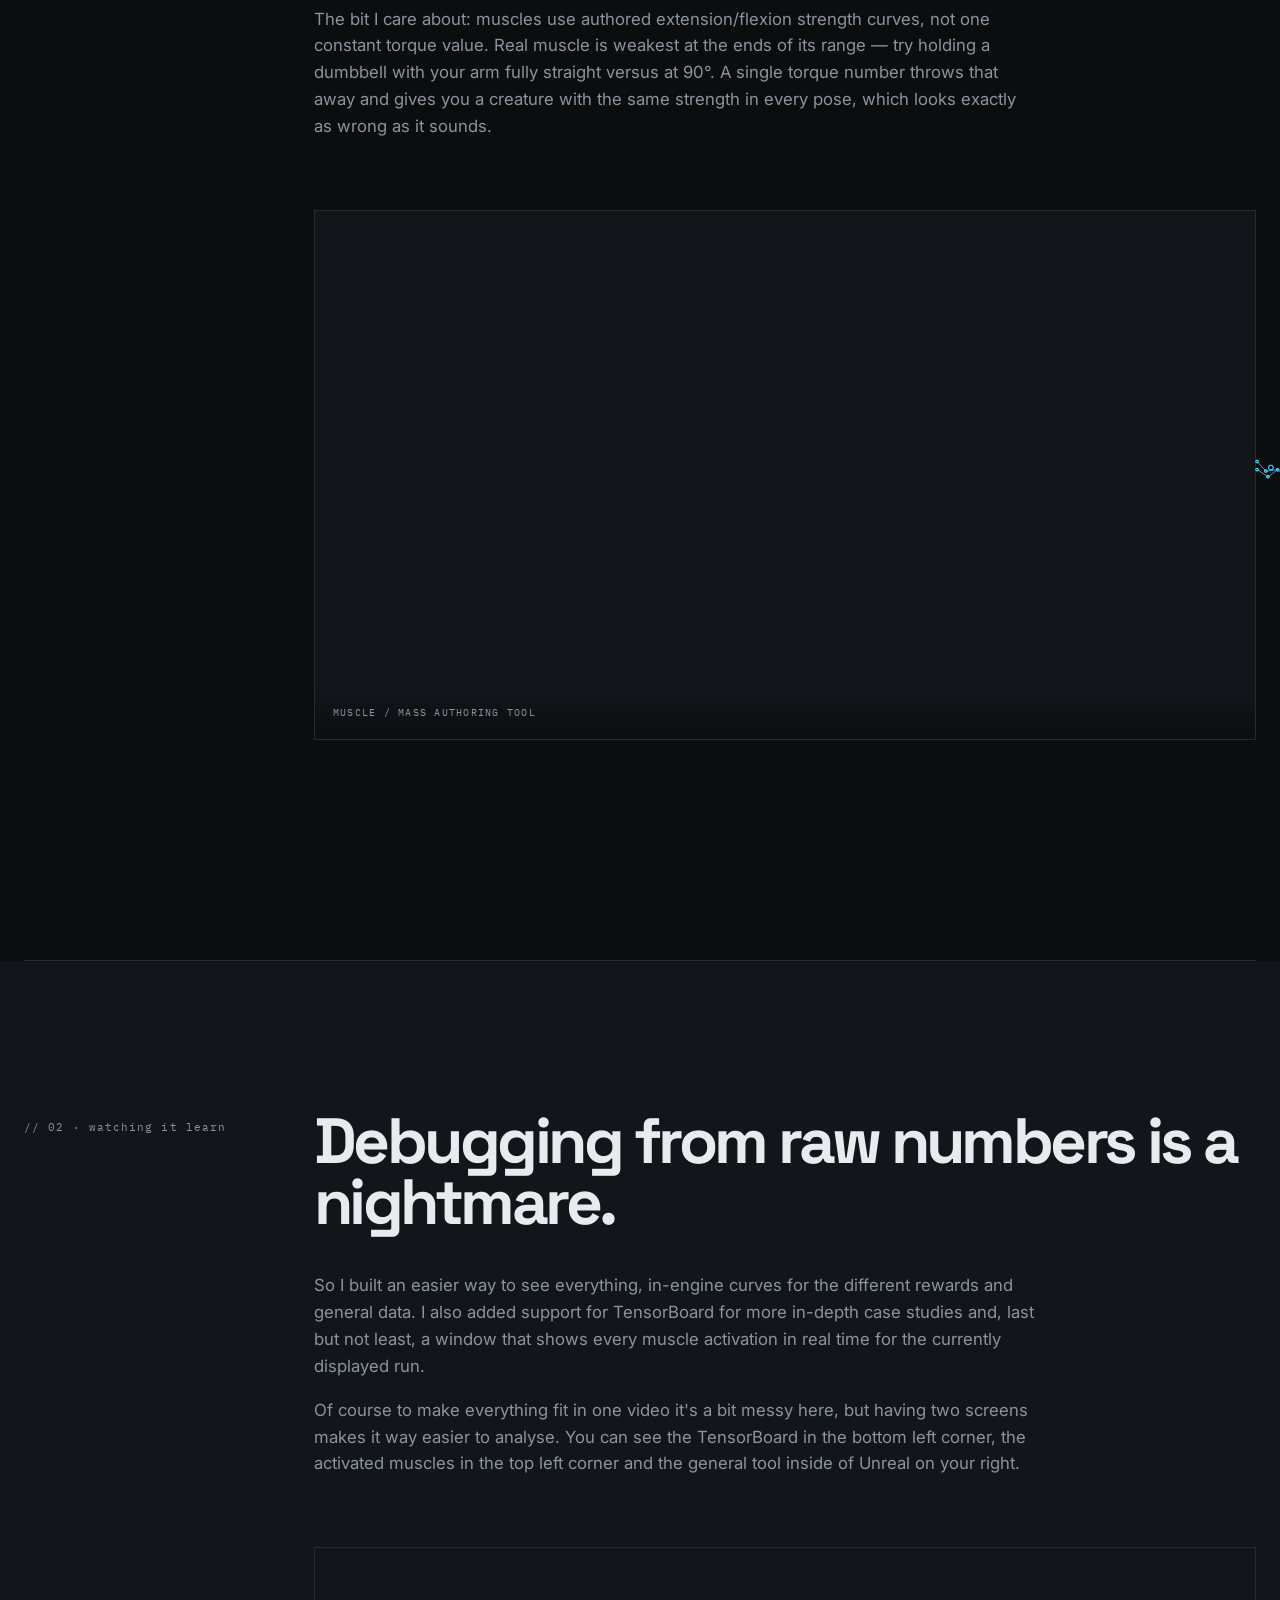
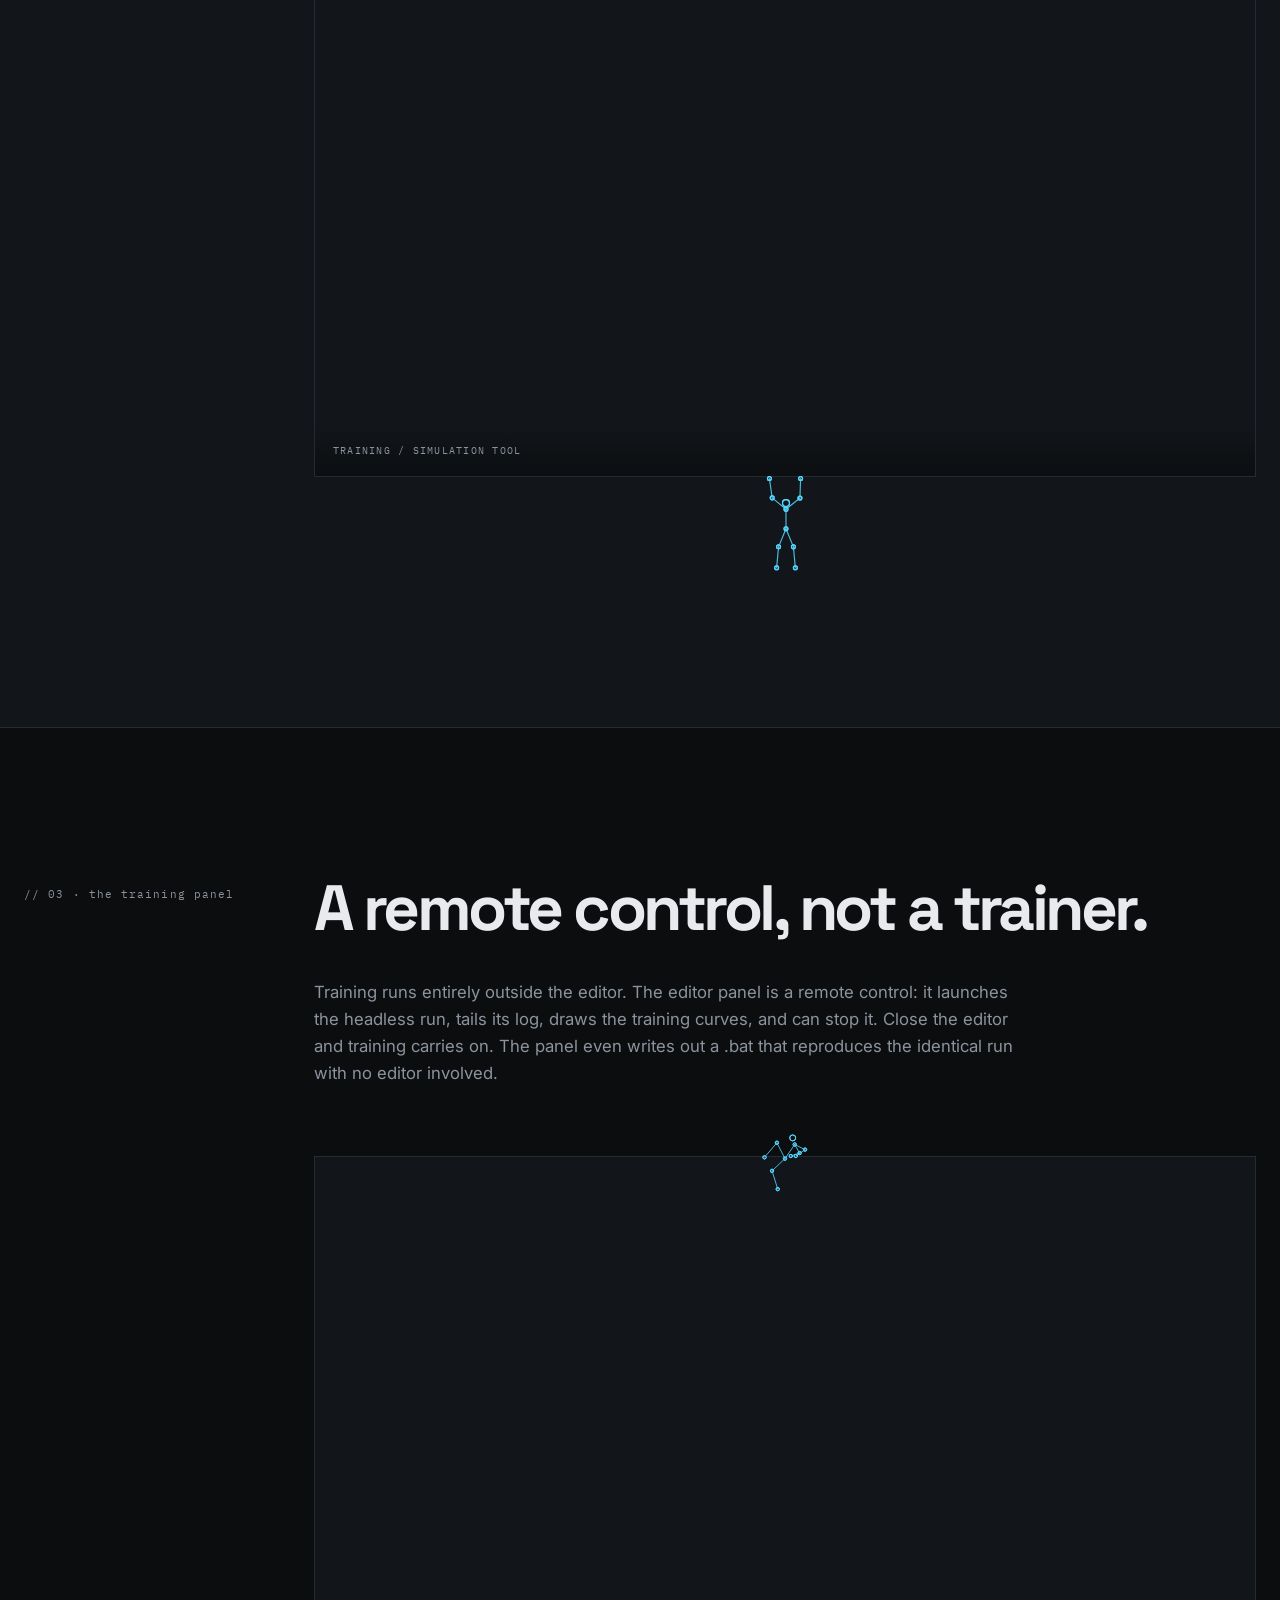
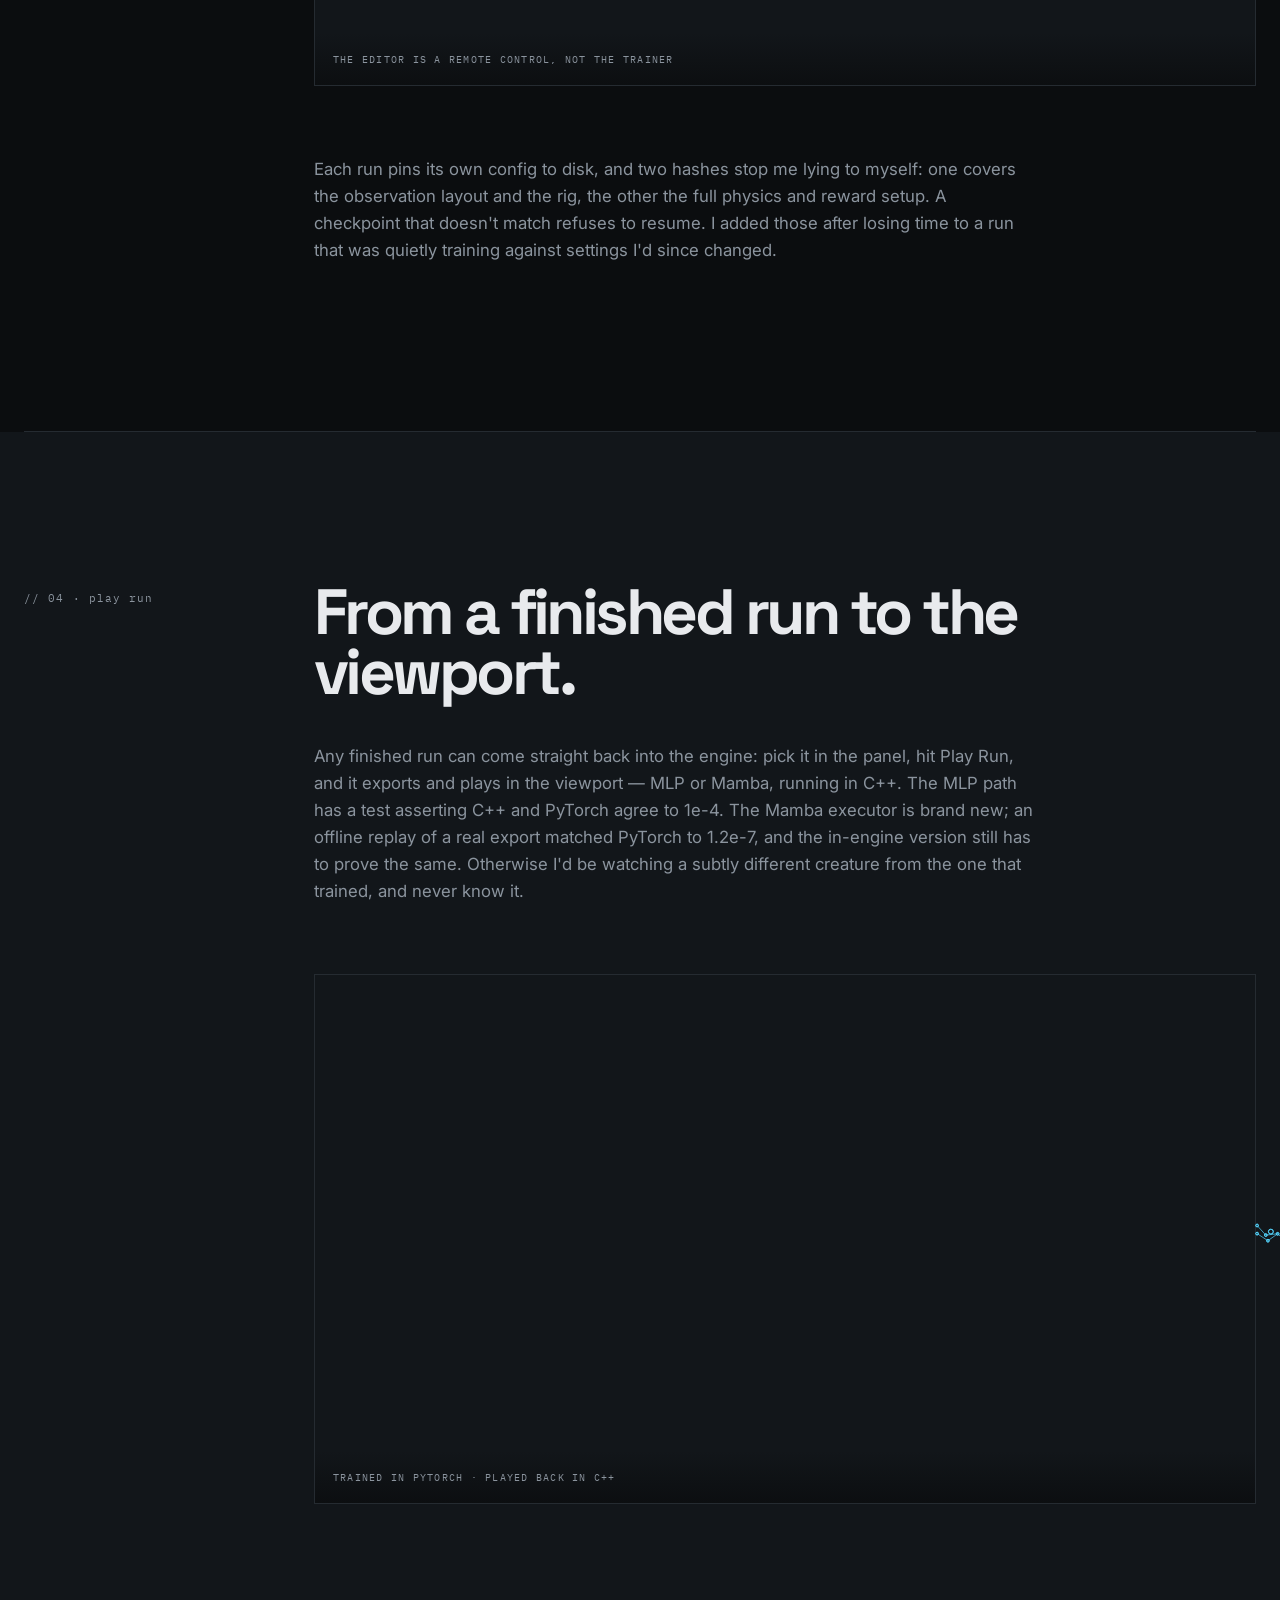
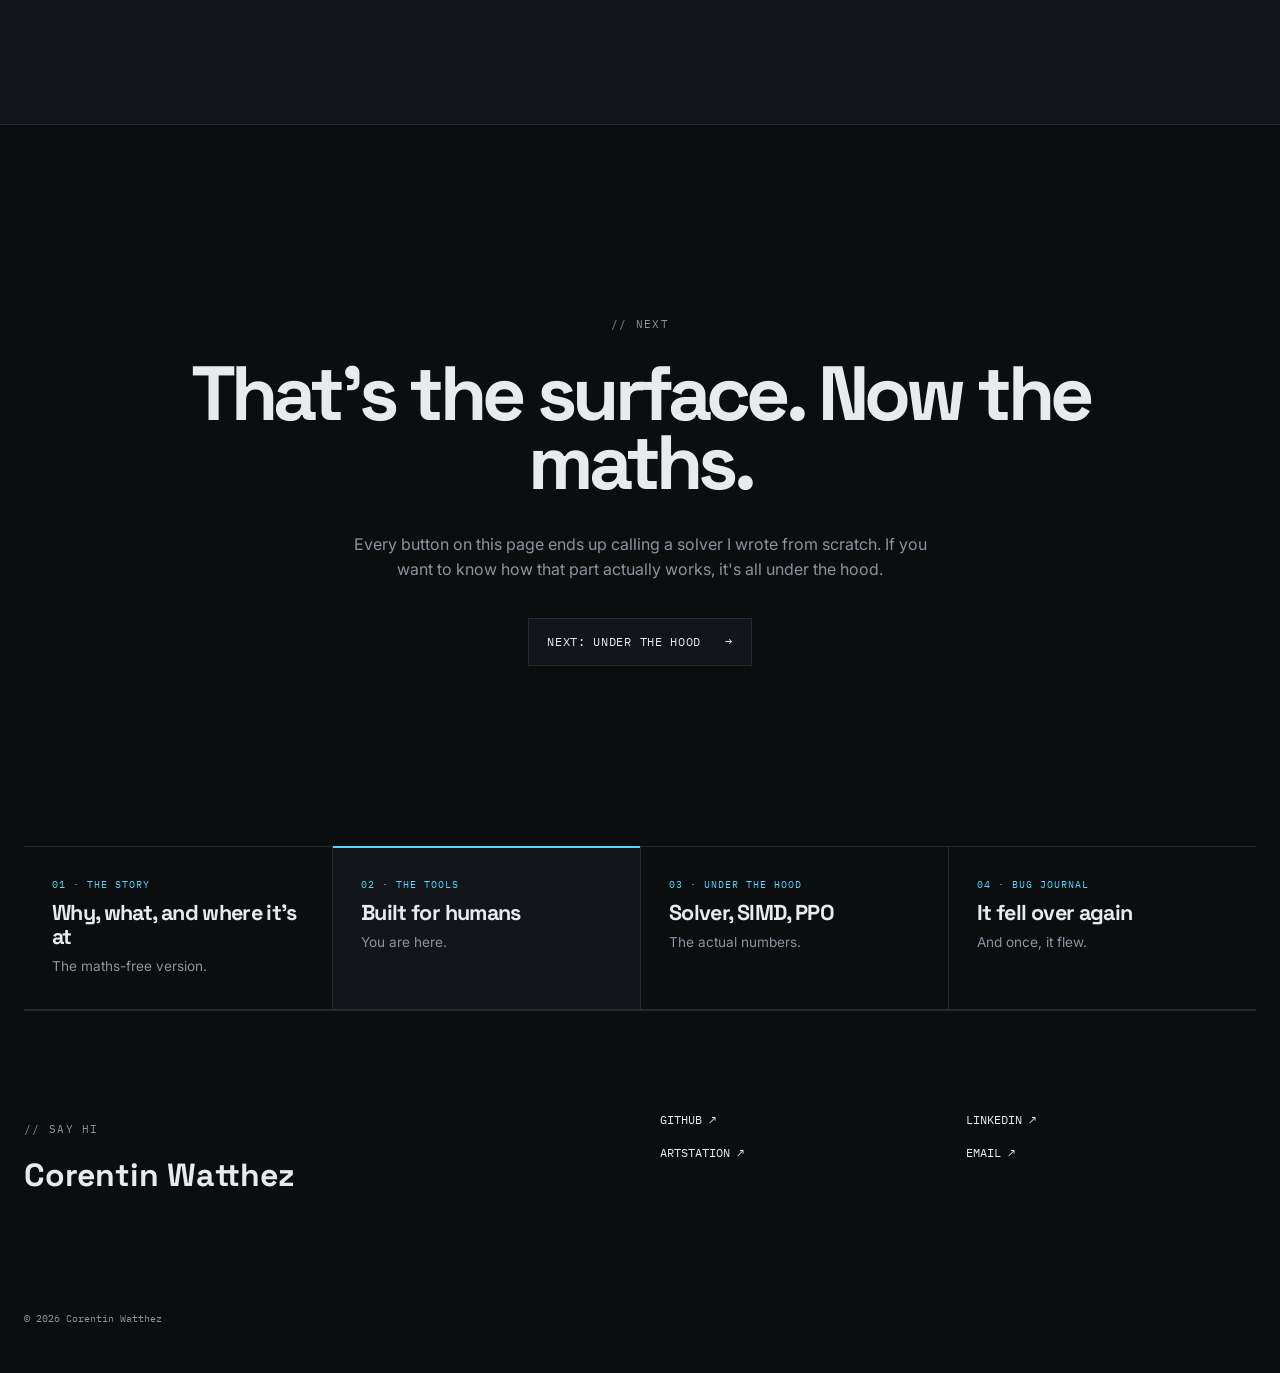
<file: PROJECTS/MUSCLE-ANIMATION/tools.html>
<!DOCTYPE html>
<html lang="en">

<head>
    <meta charset="UTF-8">
    <meta name="viewport" content="width=device-width, initial-scale=1.0">

    <meta name="description"
        content="AgentSolver tools — an Unreal editor workflow for painting mass and muscle onto a rig, an in-engine training visualizer, a training panel that remote-controls headless runs, and one-click policy playback.">

    <title>AgentSolver: The Tools — Corentin Watthez</title>

    <link rel="preconnect" href="https://fonts.googleapis.com">
    <link rel="preconnect" href="https://fonts.gstatic.com" crossorigin>

    <link
        href="https://fonts.googleapis.com/css2?family=IBM+Plex+Mono:wght@400;500&family=Inter:wght@400;500;600;700&family=Space+Grotesk:wght@500;600;700&display=swap"
        rel="stylesheet">

    <link rel="stylesheet" href="../../CSS/style.css">
    <link rel="stylesheet" href="../../CSS/case-study.css">
    <script src="../../JS/stickman.js" defer></script>
    <script src="../../JS/video-focus.js" defer></script>
    <script src="../../JS/spec-popup.js" defer></script>
</head>

<body>

    <header class="site-header">
        <a class="logo" href="../../index.html">CW<span>.</span></a>

        <nav>
            <a href="../../index.html#work">Work</a>
            <a href="../../index.html#about">About</a>
            <a href="../../index.html#cv">CV</a>
            <a href="../../index.html#contact">Contact</a>
        </nav>
    </header>


    <main data-solo-video>

        <!-- HERO -->

        <section class="case-hero">

            <div class="case-hero-copy">

                <p class="eyebrow">
                    AGENTSOLVER · THE TOOLS · PART 2 OF 4
                </p>

                <h1>
                    Nobody should<br>
                    have to<br>
                    <span>read my C++.</span>
                </h1>

                <p class="case-intro">
                    A solver nobody can configure is just an expensive crash. These
                    are the tools that sit between the maths and a human: painting
                    muscles onto a rig, watching a creature learn, launching training
                    without babysitting it, and getting the result back into the
                    viewport in one click.
                </p>

                <div class="case-meta">

                    <div>
                        <span>WHERE</span>
                        <strong>Unreal Editor</strong>
                    </div>

                    <div>
                        <span>BUILT FOR</span>
                        <strong>Humans (mostly me)</strong>
                    </div>

                    <div>
                        <span>GOAL</span>
                        <strong>No config files by hand</strong>
                    </div>

                </div>

                <ul class="jump-list">
                    <li><a href="#authoring"><span>01</span>Painting muscles</a></li>
                    <li><a href="#watching"><span>02</span>Watching it learn</a></li>
                    <li><a href="#panel"><span>03</span>The training panel</a></li>
                    <li><a href="#playback"><span>04</span>Play Run</a></li>
                </ul>

            </div>

        </section>


        <!-- CHAPTERS -->

        <div class="chapters" role="navigation" aria-label="AgentSolver chapters">
            <a class="chapter" href="index.html">
                <span>01 · THE STORY</span>
                <strong>Why, what, and where it's at</strong>
                <small>Start here. Minimum maths, maximum monster.</small>
            </a>
            <a class="chapter" href="tools.html" aria-current="page">
                <span>02 · THE TOOLS</span>
                <strong>Built for humans</strong>
                <small>Painting muscles, watching training, and Play Run.</small>
            </a>
            <a class="chapter" href="technical.html">
                <span>03 · UNDER THE HOOD</span>
                <strong>Solver, SIMD, PPO</strong>
                <small>The actual numbers. Featherstone, AVX2, a global constraint solve and a hand-written
                    trainer.</small>
            </a>
            <a class="chapter" href="bugs.html">
                <span>04 · BUG JOURNAL</span>
                <strong>It fell over again</strong>
                <small>Every bug looks identical. Except the one where it flew.</small>
            </a>
        </div>



        <!-- AUTHORING -->

        <section class="case-section" id="authoring">

            <div class="case-section-title">
                <span>// 01 · painting muscles</span>
            </div>

            <div class="case-section-content">

                <h2>
                    Turning a skeletal mesh
                    into a physical creature.
                </h2>

                <p>
                    A skeletal mesh knows where its bones are. It has no idea what
                    any of them weigh, or how hard they can pull. My solver needs
                    both, so I built an editor workflow for painting mass and muscle
                    onto the rig.
                </p>

                <p>
                    The bit I care about: muscles use authored extension/flexion
                    strength curves, not one constant torque value. Real muscle is
                    weakest at the ends of its range — try holding a dumbbell with
                    your arm fully straight versus at 90°. A single torque number
                    throws that away and gives you a creature with the same strength
                    in every pose, which looks exactly as wrong as it sounds.
                </p>

                <div class="video-frame">

                    <div class="media-block large">

                        <video autoplay muted loop playsinline>
                            <source src="../../ASSET/VIDEO/Mass Muscle.mp4" type="video/mp4">
                            Your browser does not support the video tag.
                        </video>

                        <span class="media-caption">
                            MUSCLE / MASS AUTHORING TOOL
                        </span>

                    </div>

                    <svg class="stickman pose-push"></svg>

                </div>

            </div>

        </section>



        <!-- WATCHING -->

        <section class="case-section dark-section" id="watching">

            <div class="case-section-title">
                <span>// 02 · watching it learn</span>
            </div>

            <div class="case-section-content">

                <h2>
                    Debugging from raw
                    numbers is a nightmare.
                </h2>

                <p>
                    So I built an easier way to see everything, in-engine curves for the different rewards and general data.
                    I also added support for TensorBoard for more in-depth case studies and, last but not least, a window that shows every muscle activation in real time for the currently displayed run.
                </p>

                <p>
                    Of course to make everything fit in one video it's a bit messy here, but having two screens makes it way easier to analyse.
                    You can see the TensorBoard in the bottom left corner, the activated muscles in the top left corner and the general tool inside of Unreal on your right.
                </p>

                <div class="video-frame">

                    <div class="media-block large">

                        <video autoplay muted loop playsinline>
                            <source src="../../ASSET/VIDEO/AllDebug.mp4" type="video/mp4">
                            Your browser does not support the video tag.
                        </video>

                        <span class="media-caption">
                            TRAINING / SIMULATION TOOL
                        </span>

                    </div>

                    <svg class="stickman pose-hang"></svg>

                </div>

            </div>

        </section>



        <!-- PANEL -->

        <section class="case-section" id="panel">

            <div class="case-section-title">
                <span>// 03 · the training panel</span>
            </div>

            <div class="case-section-content">

                <h2>
                    A remote control,
                    not a trainer.
                </h2>

                <p>
                    Training runs entirely outside the editor. The editor panel is a
                    remote control: it launches the headless run, tails its log, draws
                    the training curves, and can stop it. Close the editor and training
                    carries on. The panel even writes out a .bat that reproduces the
                    identical run with no editor involved.
                </p>

                <div class="video-frame">
                    <div class="media-block">
                        <video autoplay muted loop playsinline>
                                <source src="../../ASSET/VIDEO/HeadlessTraining.mp4" type="video/mp4">
                                Your browser does not support the video tag.
                        </video>
                        <span class="media-caption">
                            THE EDITOR IS A REMOTE CONTROL, NOT THE TRAINER
                        </span>
                    </div>

                    <svg class="stickman pose-sit"></svg>
                </div>

                <p>
                    Each run pins its own config to disk, and two hashes stop me
                    lying to myself: one covers the observation layout and the rig,
                    the other the full physics and reward setup. A checkpoint that
                    doesn't match refuses to resume. I added those after losing time
                    to a run that was quietly training against settings I'd since
                    changed.
                </p>

            </div>

        </section>



        <!-- PLAYBACK -->

        <section class="case-section dark-section" id="playback">

            <div class="case-section-title">
                <span>// 04 · play run</span>
            </div>

            <div class="case-section-content">

                <h2>
                    From a finished run
                    to the viewport.
                </h2>

                <p>
                    Any finished run can come straight back into the engine: pick it
                    in the panel, hit Play Run, and it exports and plays in the
                    viewport — MLP or Mamba, running in C++. The MLP path has a test
                    asserting C++ and PyTorch agree to 1e-4. The Mamba executor is
                    brand new; an offline replay of a real export matched PyTorch to
                    1.2e-7, and the in-engine version still has to prove the same.
                    Otherwise I'd be watching a subtly different creature from the one
                    that trained, and never know it.
                </p>

                <div class="video-frame">
                    <div class="media-block">
                        <video autoplay muted loop playsinline>
                                <source src="../../ASSET/VIDEO/PlayInTool.mp4" type="video/mp4">
                                Your browser does not support the video tag.
                        </video>
                        <span class="media-caption">
                            TRAINED IN PYTORCH · PLAYED BACK IN C++
                        </span>
                    </div>

                    <svg class="stickman pose-push"></svg>
                </div>

            </div>

        </section>



        <!-- NEXT -->

        <section class="case-next">

            <p class="eyebrow">// next</p>

            <h2>
                That's the surface.
                Now the maths.
            </h2>

            <p>
                Every button on this page ends up calling a solver I wrote from
                scratch. If you want to know how that part actually works, it's all
                under the hood.
            </p>

            <a class="button" href="technical.html">
                Next: under the hood <span>→</span>
            </a>

        </section>


        <div class="chapters is-footer" role="navigation" aria-label="AgentSolver chapters">
            <a class="chapter" href="index.html">
                <span>01 · THE STORY</span>
                <strong>Why, what, and where it's at</strong>
                <small>The maths-free version.</small>
            </a>
            <a class="chapter" href="tools.html" aria-current="page">
                <span>02 · THE TOOLS</span>
                <strong>Built for humans</strong>
                <small>You are here.</small>
            </a>
            <a class="chapter" href="technical.html">
                <span>03 · UNDER THE HOOD</span>
                <strong>Solver, SIMD, PPO</strong>
                <small>The actual numbers.</small>
            </a>
            <a class="chapter" href="bugs.html">
                <span>04 · BUG JOURNAL</span>
                <strong>It fell over again</strong>
                <small>And once, it flew.</small>
            </a>
        </div>

    </main>


    <footer id="contact">

        <div>
            <p class="eyebrow">// SAY HI</p>
            <h2>Corentin Watthez</h2>
        </div>

        <div class="footer-links">
            <a href="https://github.com/Orabs16">GitHub ↗</a>
            <a href="https://www.linkedin.com/in/corentin-watthez-62b219331/">LinkedIn ↗</a>
            <a href="https://www.artstation.com/corentinwatthez">ArtStation ↗</a>
            <a href="mailto:corentinwatthez@gmail.com">Email ↗</a>
        </div>

        <p class="copyright">
            © 2026 Corentin Watthez
        </p>

    </footer>

</body>

</html>
</file>
<file: CSS/style.css>
* {
  box-sizing: border-box;
}

:root {
  --bg: #0b0d0f;
  --surface: #12161a;
  --surface-2: #171c21;
  --text: #e8eaed;
  --muted: #8b949e;
  --line: #252b31;
  --accent: #55d6ff;
  --max: 1280px;
}

html {
  scroll-behavior: smooth;
}

body {
  margin: 0;
  background: var(--bg);
  color: var(--text);
  font-family: "Inter", sans-serif;
  line-height: 1.6;
}

a {
  color: inherit;
  text-decoration: none;
}

.site-header {
  position: fixed;
  z-index: 10;
  top: 0;
  left: 50%;
  transform: translateX(-50%);
  width: min(calc(100% - 48px), var(--max));
  padding: 26px 0;
  display: flex;
  justify-content: space-between;
  align-items: center;
  mix-blend-mode: difference;
}

.logo {
  font-family: "Space Grotesk", sans-serif;
  font-weight: 700;
  font-size: 1.25rem;
  letter-spacing: -.05em;
}

.logo span,
h1 span,
.statement span {
  color: var(--accent);
}

nav {
  display: flex;
  gap: 28px;
  font-family: "IBM Plex Mono", monospace;
  font-size: .72rem;
  text-transform: uppercase;
  letter-spacing: .08em;
}

nav a,
.text-link,
.footer-links a {
  transition: color .2s ease;
}

nav a:hover,
.text-link:hover,
.footer-links a:hover {
  color: var(--accent);
}

.hero,
.section,
.statement,
footer {
  width: min(calc(100% - 48px), var(--max));
  margin: 0 auto;
}

.hero {
  min-height: 100vh;
  display: grid;
  /* the reel is the point of the hero now, so it stopped competing with the
     copy for horizontal room: copy on top, reel across the full width below */
  grid-template-columns: 1fr;
  align-content: center;
  gap: 36px;
  padding: 100px 0 60px;

  border-bottom: 1px solid var(--line);
}

.eyebrow {
  white-space: nowrap;
}

.eyebrow,
.project-index,
.media-label,
.media-corner,
.hero-label {
  font-family: "IBM Plex Mono", monospace;
  font-size: .68rem;
  letter-spacing: .12em;
  text-transform: uppercase;
  color: var(--muted);
}

/* the copy used to be a column beside the reel, so it was set narrow with
   hard <br>s. The reel moved below it and took the whole width with it, which
   left the right half of the headline block empty - so the type now runs the
   full container instead of being wrapped by hand. */
.hero-copy {
  display: grid;
}

.hero h1 {
  margin: 22px 0;
  font-family: "Space Grotesk", sans-serif;
  /* sized off the viewport so the headline reaches the right edge rather than
     stopping short of it; the rem cap keeps it sane on very wide monitors */
  font-size: clamp(3.4rem, 9vw, 9.5rem);
  line-height: .88;
  letter-spacing: -.065em;
  text-wrap: balance;
}

.hero-intro {
  color: var(--muted);
  font-family: "IBM Plex Mono", monospace;
  /* it runs the full container width now, so it's sized up from .8rem - mono
     at that size across 1280px reads as fine print, not as an intro */
  font-size: clamp(.8rem, 1.15vw, 1rem);
  line-height: 1.7;
  margin-bottom: 0;
  max-width: none;
}

.button {
  display: inline-flex;
  align-items: center;
  gap: 24px;
  padding: 14px 18px;
  border: 1px solid var(--line);
  background: var(--surface);
  font-family: "IBM Plex Mono", monospace;
  font-size: .72rem;
  text-transform: uppercase;
  letter-spacing: .06em;
  transition: border-color .2s ease, background .2s ease;
}

.button:hover {
  border-color: var(--accent);
  background: var(--surface-2);
}

.hero-visual {
  min-height: 570px;
  position: relative;
  overflow: hidden;
  border: 1px solid var(--line);
  background:
    radial-gradient(circle at 50% 45%, rgba(85,214,255,.08), transparent 30%),
    var(--surface);
}

.grid {
  position: absolute;
  inset: 0;
  opacity: .3;
  background-image:
    linear-gradient(var(--line) 1px, transparent 1px),
    linear-gradient(90deg, var(--line) 1px, transparent 1px);
  background-size: 45px 45px;
  transform: perspective(500px) rotateX(55deg) scale(1.5);
  transform-origin: bottom;
}

/*
 * The stickman rig itself (joints, bones, IK, pose data) lives entirely in
 * JS/stickman.js — an <svg class="stickman pose-X"> is built and animated
 * from there. The .video-frame anchor rules below (search "pose-hang") are
 * all that's left in CSS: where each pose's fixed grip/foot point lands on
 * its video's edge.
 */
.stickman {
  position: absolute;
  display: block;
  overflow: visible; /* svg defaults to clipping at its viewBox; limbs that swing outside it (a raised head, a kicking foot) need to stay visible */
  /* mobile browsers flash a translucent highlight box and/or a long-press
     copy/save callout on anything tappable - purely cosmetic, doesn't touch
     click/pointer events, so it's safe to turn off for a decorative figure */
  -webkit-tap-highlight-color: transparent;
  -webkit-touch-callout: none;
  user-select: none;
  -webkit-user-select: none;
}

.hero-label {
  position: absolute;
  left: 20px;
  bottom: 20px;
}

.hero-label strong {
  color: var(--accent);
  font-weight: 400;
}

.section {
  padding: 150px 0;
}

/* this used to be a two-column grid: a narrow gutter for a .section-number,
   then the heading. No HTML file ever had a .section-number, so the heading
   was the only child and landed in the 80px gutter track - which crushed it
   into a tall thin column against the left edge. The eyebrow does the
   numbering job now, so the gutter (and its dead .section-number rule) is
   gone and the heading gets the full width. */
.section-heading {
  margin-bottom: 70px;
}

.section h2 {
  margin: 12px 0 0;
  font-family: "Space Grotesk", sans-serif;
  font-size: clamp(2.8rem, 5vw, 5rem);
  line-height: .95;
  letter-spacing: -.055em;
}

/* One project per row, video left, words right.
   Three looping videos sharing a screen made the section unreadable - the eye
   gets dragged between three unrelated subjects at once. Full-width rows with
   a lot of air between them give each project a screen of its own, and
   JS/video-focus.js makes sure only the one you're actually looking at plays. */
.project-row {
  display: grid;
  grid-template-columns: 1.15fr .85fr;
  /* the braced stickman leans off the right edge of the video, so the gap has
     to clear the figure as well as the two columns */
  gap: 110px;
  /* tops line up. end-alignment bottom-aligned a 366px video against a much
     taller text block, which dropped the video far below its own heading and
     read as a bug rather than a choice */
  align-items: start;
  padding: 130px 0;
  border-top: 1px solid var(--line);
}

.project-row:first-of-type {
  padding-top: 0;
  border-top: none;
}

/* .video-frame is the positioning anchor for the stickmen, but it stretches to
   the full grid column while .project-media caps out at 650px - so pose-push's
   left:100% was landing well past the video's right edge, floating in the gap.
   Pinning the frame to the same max-width puts the figure back on the border. */
.project-row .video-frame {
  width: min(100%, 650px);
}

/* the row's text column is narrower than the old featured layout, so the
   headline has to come down with it or it wraps to four lines */
.project-row .project-info h3 {
  font-size: clamp(1.9rem, 2.4vw, 2.6rem);
  margin: 16px 0 22px;
}

.project-media {
  position: relative;
  overflow: hidden;
  width: 100%;
  max-width: 650px;
  aspect-ratio: 16 / 9;
}

.project-media video {
  width: 100%;
  height: 100%;
  display: block;
  object-fit: cover;
}

.placeholder-media,
.card-media {
  position: relative;
  overflow: hidden;
  border: 1px solid var(--line);
  background:
    radial-gradient(circle at 50% 45%, rgba(85,214,255,.09), transparent 25%),
    linear-gradient(135deg, #101419, #171c21);
}

.placeholder-media::before,
.card-media::before {
  content: "";
  position: absolute;
  inset: 0;
  opacity: .18;
  background-image:
    linear-gradient(var(--line) 1px, transparent 1px),
    linear-gradient(90deg, var(--line) 1px, transparent 1px);
  background-size: 32px 32px;
}

.media-label,
.media-corner {
  position: absolute;
  z-index: 1;
  padding: 18px;
}

.media-corner {
  right: 0;
  bottom: 0;
}

.media-placeholder {
  position: absolute;
  inset: 0;
  display: grid;
  place-items: center;
}

.media-placeholder span {
  width: 74px;
  height: 74px;
  display: grid;
  place-items: center;
  border: 1px solid var(--accent);
  color: var(--accent);
  border-radius: 50%;
}

.project-info h3 {
  font-family: "Space Grotesk", sans-serif;
  letter-spacing: -.04em;
  line-height: .98;
}

.project-info h3 {
  font-size: clamp(2.2rem, 3.5vw, 4rem);
  margin: 18px 0 26px;
}

.project-info > p:not(.project-index) {
  color: var(--muted);
  max-width: 560px;
}

.tags {
  display: flex;
  flex-wrap: wrap;
  gap: 7px;
  margin: 28px 0;
}

.tags span {
  padding: 6px 9px;
  border: 1px solid var(--line);
  color: var(--muted);
  font-family: "IBM Plex Mono", monospace;
  font-size: .62rem;
  text-transform: uppercase;
}

.text-link {
  display: inline-flex;
  gap: 16px;
  color: var(--accent);
  font-family: "IBM Plex Mono", monospace;
  font-size: .7rem;
  text-transform: uppercase;
}

/* .project-grid / .project-card / .card-media lived here for the old two-up
   card row. Every project is a .project-row now, so they're gone. */

.video-frame {
  position: relative;
}

/* the dangling legs need real clearance below; hands/hips/heads for the
   other poses stay inside the video's own footprint, so no baseline margin
   is needed */
.video-frame:has(.pose-hang) {
  margin-bottom: 100px;
}

.video-frame .pose-hang {
  top: 100%;
  left: 50%;
  transform: translateX(-50%);
}

.video-frame .pose-push {
  left: 100%;
  top: 50%;
  transform: translateY(-50%);
}

/* push's mobile stand-in anchors the same right edge as pose-push - it's
   just built narrow (see JS/stickman.js) so it fits the smaller margin a
   full-width mobile video leaves past that edge. */
.video-frame .pose-push-mobile {
  left: 100%;
  top: 50%;
  transform: translateY(-50%);
}

.video-frame .pose-sit {
  top: 0;
  left: 50%;
  transform: translateX(-50%);
}
.statement {
  border-top: 1px solid var(--line);
  border-bottom: 1px solid var(--line);
  padding: 120px 0;
  display: grid;
  grid-template-columns: 100px 1fr;
  align-items: start;
}

.statement-mark {
  font-size: 4rem;
  color: var(--accent);
}

.statement p {
  margin: 0;
  font-family: "Space Grotesk", sans-serif;
  font-size: clamp(2.5rem, 5vw, 5rem);
  line-height: .95;
  letter-spacing: -.055em;
}

.about {
  border-top: 1px solid var(--line);
}



.about-grid {
  display: grid;
  grid-template-columns: 1fr 1fr;
  gap: 12vw;
}

.large-copy {
  font-size: 1.5rem;
  line-height: 1.35;
}

.about-grid > div:first-child > p:last-child {
  max-width: 600px;
}

.toolbox {
  border-top: 1px solid var(--line);
}

.skill-group {
  padding: 28px 0;
  border-bottom: 1px solid var(--line);
}

.skill-group span {
  display: block;
  margin-bottom: 10px;
  color: var(--accent);
  font-family: "IBM Plex Mono", monospace;
  font-size: .65rem;
}

.skill-group strong {
  font-weight: 500;
}

.cv {
  display: flex;
  justify-content: space-between;
  align-items: end;
  border-top: 1px solid var(--line);
}

footer {
  padding: 100px 0 35px;
  border-top: 1px solid var(--line);
  display: grid;
  grid-template-columns: 1fr 1fr;
  gap: 40px;
}

footer h2 {
  font-family: "Space Grotesk", sans-serif;
  font-size: 2rem;
  margin: 10px 0;
}

.footer-links {
  display: grid;
  grid-template-columns: 1fr 1fr;
  align-content: start;
  gap: 15px;
  font-family: "IBM Plex Mono", monospace;
  font-size: .72rem;
  text-transform: uppercase;
}

.copyright {
  grid-column: 1 / -1;
  margin-top: 60px;
  color: var(--muted);
  font-family: "IBM Plex Mono", monospace;
  font-size: .62rem;
}

@media (max-width: 800px) {
  .site-header {
    width: calc(100% - 32px);
  }

  nav {
    gap: 12px;
    font-size: .58rem;
  }

  .hero,
  .project-row,
  .about-grid,
  footer {
    grid-template-columns: 1fr;
  }

  .hero {
    padding-top: 130px;
    border-bottom: 1px solid var(--line);
  }

  .hero-visual {
    min-height: 430px;
  }

  .project-row {
    gap: 40px;
    padding: 80px 0;
  }

  .section {
    padding: 100px 0;
  }

  .section-heading {
    margin-bottom: 45px;
  }

  .statement {
    grid-template-columns: 45px 1fr;
    padding: 90px 0;
  }

  .cv {
    align-items: start;
    gap: 35px;
    flex-direction: column;
  }

  .footer-links {
    grid-template-columns: 1fr 1fr;
  }
}

/* ---- hero showreel ----------------------------------------------------
   the hero's second row. Same frame language as the project rows - thin
   border, mono label top-left, tag bottom-right - so the hero reads as part
   of the set rather than a banner bolted on top.

   It runs the full container width - 1280px, so 720px tall at 16:9, which is
   comfortably more than double the headline's height. The vh term is only a
   floor-guard for short screens: on anything under roughly 900px tall the reel
   scales down rather than swallowing the whole viewport, and the hero is
   allowed to run past one screen instead of squeezing the reel to fit. */

.hero-reel {
  width: min(100%, calc(80vh * 16 / 9));
  margin: 0 auto;
}

.reel-media {
  position: relative;
  overflow: hidden;
  width: 100%;
  aspect-ratio: 16 / 9;
  border: 1px solid var(--line);
  background:
    radial-gradient(circle at 50% 45%, rgba(85,214,255,.08), transparent 30%),
    var(--surface);
}

.reel-media video,
.reel-media iframe {
  width: 100%;
  height: 100%;
  display: block;
  border: 0;
  object-fit: cover;
}

/* the label and corner tag sit on top of moving footage, so they need their
   own backing - the project-row versions get away with it because those clips
   are dark at the edges and these won't always be */
.reel-media .media-label,
.reel-media .media-corner {
  padding: 10px 12px;
  margin: 10px;
  background: rgba(10, 13, 16, .72);
  color: var(--text);
  backdrop-filter: blur(3px);
  /* the reel is a YouTube player now - let clicks reach its controls underneath */
  pointer-events: none;
}

.reel-media .media-label {
  color: var(--accent);
}

/* inline code in body copy - ulong, NaN, that kind of thing */
code {
  padding: 1px 5px;
  border: 1px solid var(--line);
  background: var(--surface);
  color: var(--accent);
  font-family: "IBM Plex Mono", monospace;
  font-size: .85em;
}

.footer-note {
  max-width: 42ch;
  color: var(--muted);
  font-size: .9rem;
}

.copyright {
  max-width: 68ch;
  line-height: 1.7;
}

/* the about column now runs to three groups, so let the last one close it off */
.toolbox .skill-group:last-child {
  border-bottom: none;
}

@media (max-width: 800px) {
  /* long eyebrows would otherwise overflow: nowrap is only safe on desktop */
  .eyebrow {
    white-space: normal;
  }

  /* vh-capping is for reclaiming width next to the copy; stacked on a phone
     the reel just takes the column */
  .hero-reel {
    width: 100%;
  }

  .hero-intro {
    line-height: 1.6;
  }
}

/* a project with more than one page worth linking to */
.project-links {
  display: flex;
  flex-wrap: wrap;
  gap: 14px 32px;
}

/* =========================================================
   "MY CONFIG" PANEL
   An inline trigger next to a performance claim, and the one
   small window it opens. Markup is built by JS/spec-popup.js.
   ========================================================= */

.spec-link {
  padding: 0;
  margin: 0;

  border: none;
  background: none;
  color: var(--accent);

  font: inherit;
  cursor: pointer;

  /* a button is vertical-align: middle by default, which lifts it off the
     baseline of the sentence it sits in */
  vertical-align: baseline;

  /* underline sits low enough to read as a link, not as an input */
  text-decoration: underline;
  text-underline-offset: 3px;
  text-decoration-thickness: 1px;
  text-decoration-color: rgba(85, 214, 255, .45);
}

.spec-link:hover,
.spec-link:focus-visible {
  text-decoration-color: var(--accent);
}

.spec-overlay {
  position: fixed;
  z-index: 100;
  inset: 0;

  display: flex;
  align-items: center;
  justify-content: center;

  padding: 24px;

  background: rgba(5, 7, 9, .78);

  opacity: 0;
  transition: opacity .18s ease;
}

.spec-overlay.is-open {
  opacity: 1;
}

.spec-overlay[hidden] {
  display: none;
}

.spec-panel {
  position: relative;

  width: min(100%, 460px);
  max-height: calc(100vh - 48px);
  overflow-y: auto;

  padding: 34px 32px 30px;

  background: var(--surface);
  border: 1px solid var(--line);
  border-top: 2px solid var(--accent);

  transform: translateY(8px);
  transition: transform .18s ease;
}

.spec-overlay.is-open .spec-panel {
  transform: none;
}

.spec-eyebrow {
  margin: 0;

  color: var(--muted);

  font-family: "IBM Plex Mono", monospace;
  font-size: .62rem;
  letter-spacing: .16em;
  text-transform: uppercase;
}

.spec-title {
  margin: 10px 0 24px;

  font-family: "Space Grotesk", sans-serif;
  font-size: 1.9rem;
  line-height: 1;
  letter-spacing: -.045em;
}

.spec-list {
  margin: 0;

  border-top: 1px solid var(--line);
}

.spec-list > div {
  display: grid;
  grid-template-columns: 58px 1fr;
  gap: 14px;
  align-items: baseline;

  padding: 14px 0;

  border-bottom: 1px solid var(--line);
}

.spec-list dt {
  color: var(--muted);

  font-family: "IBM Plex Mono", monospace;
  font-size: .62rem;
  letter-spacing: .12em;
}

.spec-list dd {
  margin: 0;
}

.spec-list dd strong {
  display: block;

  font-size: .95rem;
  font-weight: 600;
}

.spec-list dd span {
  display: block;

  margin-top: 3px;

  color: var(--muted);

  font-family: "IBM Plex Mono", monospace;
  font-size: .72rem;
}

.spec-note {
  margin: 20px 0 0;

  color: var(--muted);

  font-size: .82rem;
  line-height: 1.55;
}

.spec-close {
  position: absolute;
  top: 12px;
  right: 14px;

  width: 30px;
  height: 30px;

  border: none;
  background: none;
  color: var(--muted);

  font-size: 1.5rem;
  line-height: 1;
  cursor: pointer;
}

.spec-close:hover,
.spec-close:focus-visible {
  color: var(--text);
}

@media (max-width: 900px) {

  .spec-panel {
    padding: 30px 22px 26px;
  }

}
</file>
<file: CSS/case-study.css>
/* =========================================================
   CASE STUDY
   ========================================================= */

.case-hero {
    width: min(calc(100% - 48px), var(--max));
    margin: 0 auto;
    padding: 180px 0 120px;

    border-bottom: 1px solid var(--line);
}

.case-hero-copy {
    max-width: 950px;
}

.case-hero h1 {
    margin: 25px 0;

    font-family: "Space Grotesk", sans-serif;
    font-size: clamp(4rem, 8vw, 8rem);
    line-height: .88;
    letter-spacing: -.065em;
}

.case-hero h1 span {
    color: var(--accent);
}

.case-intro {
    max-width: 650px;

    margin: 35px 0;

    color: var(--muted);

    font-size: 1.2rem;
    line-height: 1.6;
}

.case-meta {
    display: flex;
    flex-wrap: wrap;
    gap: 45px;

    margin-top: 45px;
}

.case-meta div {
    display: flex;
    flex-direction: column;
    gap: 6px;
}

.case-meta span,
.mini-label {
    color: var(--accent);

    font-family: "IBM Plex Mono", monospace;
    font-size: .62rem;
    letter-spacing: .1em;
}

.case-meta strong {
    font-weight: 500;
}

.case-meta a {
    text-decoration: underline;
    text-decoration-color: var(--accent);
    text-underline-offset: 4px;
}

.case-meta a:hover,
.case-meta a:focus-visible {
    color: var(--accent);
}

.case-hero-video {
    position: relative;

    min-height: 700px;

    margin-top: 80px;

    border: 1px solid var(--line);

    background:
        radial-gradient(
            circle at 50% 45%,
            rgba(85,214,255,.10),
            transparent 28%
        ),
        var(--surface);

    overflow: hidden;
}

.case-hero-video::before,
.media-placeholder::before,
.experiment-media::before {
    content: "";

    position: absolute;
    inset: 0;

    opacity: .25;

    background-image:
        linear-gradient(var(--line) 1px, transparent 1px),
        linear-gradient(90deg, var(--line) 1px, transparent 1px);

    background-size: 40px 40px;
}

.video-placeholder,
.media-placeholder,
.experiment-media {
    position: absolute;
    inset: 0;

    display: flex;
    align-items: center;
    justify-content: center;

    color: var(--muted);

    font-family: "IBM Plex Mono", monospace;
    font-size: .65rem;
    letter-spacing: .12em;
}

.video-placeholder strong {
    position: absolute;

    width: 75px;
    height: 75px;

    display: grid;
    place-items: center;

    border: 1px solid var(--accent);
    border-radius: 50%;

    color: var(--accent);

    font-size: 1rem;
}



/* =========================================================
   GENERAL SECTIONS
   ========================================================= */

.case-section {
    width: min(calc(100% - 48px), var(--max));

    margin: 0 auto;

    padding: 150px 0;

    display: grid;
    grid-template-columns: 220px 1fr;

    gap: 70px;

    border-bottom: 1px solid var(--line);
}

.case-section-title {
    padding-top: 8px;

    color: var(--muted);

    font-family: "IBM Plex Mono", monospace;
    font-size: .68rem;
    letter-spacing: .1em;
}

.case-section-content {
    max-width: 950px;
    min-width: 0;
}

.case-section-content h2 {
    margin: 0 0 40px;

    font-family: "Space Grotesk", sans-serif;
    font-size: clamp(2.8rem, 5vw, 5rem);
    line-height: .95;
    letter-spacing: -.055em;
}

.case-section-content > p {
    max-width: 720px;

    color: var(--muted);

    font-size: 1.05rem;
}

.dark-section {
    width: 100%;
    padding-left: max(24px, calc((100vw - var(--max)) / 2));
    padding-right: max(24px, calc((100vw - var(--max)) / 2));

    background: var(--surface);
}

.case-hero video {
    display: block;
    width: 100%;
    max-width: 70vw;
    height: auto;
    margin-top: 40px;
    border: 1px solid var(--line);
}

.case-section-content video {
    display: block;
    width: 100%;
    height: auto;
    margin: 40px 0;
    border: 1px solid var(--line);
}

/* =========================================================
   ARCHITECTURE
   ========================================================= */

.architecture {
    margin: 70px 0;

    display: flex;
    align-items: center;
    gap: 15px;
}

.architecture-node {
    flex: 1;

    min-height: 150px;

    padding: 20px;

    display: flex;
    flex-direction: column;
    justify-content: space-between;

    border: 1px solid var(--line);

    background: var(--bg);
}

.architecture-node span {
    color: var(--accent);

    font-family: "IBM Plex Mono", monospace;
    font-size: .65rem;
}

.architecture-node strong {
    font-family: "Space Grotesk", sans-serif;
    font-size: 1.1rem;
}

.architecture-node small {
    color: var(--muted);
    font-size: .72rem;
}

.architecture-arrow {
    color: var(--accent);

    font-family: "IBM Plex Mono", monospace;
}

.architecture-note {
    font-family: "IBM Plex Mono", monospace;
    font-size: .75rem !important;
}



/* =========================================================
   MEDIA
   ========================================================= */

.media-block {
    position: relative;

    aspect-ratio: 16 / 9;

    margin: 70px 0;

    border: 1px solid var(--line);

    background: var(--surface);

    overflow: hidden;
}

.media-block video {
    position: absolute;
    inset: 0;

    width: 100%;
    height: 100%;

    margin: 0;
    border: 0;

    display: block;
    object-fit: cover;
}

.media-caption {
    position: absolute;
    left: 0;
    right: 0;
    bottom: 0;
    z-index: 1;

    padding: 18px;

    background: linear-gradient(to top, rgba(11, 13, 15, .85), transparent);

    color: var(--muted);

    font-family: "IBM Plex Mono", monospace;
    font-size: .65rem;
    letter-spacing: .12em;
    text-transform: uppercase;
}



/* =========================================================
   TWO COLUMN TEXT
   ========================================================= */

.two-column-text {
    display: grid;
    grid-template-columns: 1fr 1fr;

    gap: 70px;
}

.two-column-text p {
    color: var(--muted);
}



/* =========================================================
   FEATURE GRID
   ========================================================= */

.feature-grid {
    display: grid;
    grid-template-columns: repeat(3, 1fr);

    gap: 40px;

    margin-top: 70px;
}

.feature-grid > div {
    padding-top: 20px;

    border-top: 1px solid var(--line);
}

.feature-grid span {
    color: var(--accent);

    font-family: "IBM Plex Mono", monospace;
    font-size: .65rem;
}

/* a section that runs long enough to need a second beat inside it - there is
   no generic h3 on these pages, so this is the one that gets styled */
.case-section-content .subhead {
    max-width: 650px;

    margin: 70px 0 -10px;

    font-family: "Space Grotesk", sans-serif;
    font-size: 1.5rem;
    font-weight: 600;
    line-height: 1.15;
    letter-spacing: -.035em;
}

.feature-grid h3 {
    margin: 25px 0 10px;

    font-family: "Space Grotesk", sans-serif;
    font-size: 1.5rem;
}

.feature-grid p {
    color: var(--muted);
}



/* =========================================================
   LEARNING FLOW
   ========================================================= */

/* Seven boxes and six arrows. This used to be one non-wrapping row with
   overflow-x: auto, which overflowed by a hair at every width and put a
   scrollbar under the diagram - a scrollbar being, for a pipeline you are
   meant to read at a glance, the worst possible affordance. It wraps now,
   and goes vertical on narrow screens where a row can't work at all. */

.learning-flow {
    display: flex;
    flex-wrap: wrap;
    align-items: center;
    gap: 10px 12px;

    margin: 70px 0;
}

.learning-flow div {
    flex-shrink: 0;

    padding: 14px 16px;

    border: 1px solid var(--line);

    font-family: "IBM Plex Mono", monospace;
    font-size: .62rem;
    white-space: nowrap;
}

.learning-flow span {
    color: var(--accent);

    /* an arrow is a joint, not a step - it should never be the widest thing
       on a wrapped line, nor start one on its own */
    line-height: 1;
}



/* =========================================================
   EXPERIMENTS
   ========================================================= */

.experiment {
    display: grid;
    grid-template-columns: 1.2fr 1fr;

    gap: 60px;

    margin-top: 70px;
}

.experiment-media {
    position: relative;

    min-height: 450px;

    border: 1px solid var(--line);
}

.experiment h3 {
    margin: 15px 0;

    font-family: "Space Grotesk", sans-serif;
    font-size: 2rem;
}

.experiment strong {
    display: block;

    margin-top: 30px;

    font-family: "IBM Plex Mono", monospace;
    font-size: .7rem;
    text-transform: uppercase;
}



/* =========================================================
   STATUS
   ========================================================= */

.status-grid {
    display: grid;
    grid-template-columns: repeat(2, 1fr);

    gap: 12px;

    margin-top: 70px;
}

.status {
    min-height: 130px;

    padding: 25px;

    display: grid;
    grid-template-columns: 35px 1fr;
    grid-template-rows: auto auto;

    border: 1px solid var(--line);
}

.status span {
    grid-row: 1 / 3;

    color: var(--muted);

    font-family: "IBM Plex Mono", monospace;
}

.status.complete span {
    color: var(--accent);
}

.status strong {
    font-family: "Space Grotesk", sans-serif;
}

.status small {
    color: var(--muted);
}



/* =========================================================
   NEXT
   ========================================================= */

.case-next {
    width: min(calc(100% - 48px), var(--max));

    margin: 0 auto;

    padding: 180px 0;

    text-align: center;
}

.case-next h2 {
    max-width: 900px;

    margin: 25px auto;

    font-family: "Space Grotesk", sans-serif;
    font-size: clamp(3rem, 6vw, 6rem);
    line-height: .9;
    letter-spacing: -.06em;
}

.case-next > p:not(.eyebrow) {
    max-width: 600px;

    margin: 35px auto;

    color: var(--muted);
}



/* =========================================================
   MOBILE
   ========================================================= */

@media (max-width: 900px) {

    .case-hero {
        padding-top: 140px;
    }

    .case-hero-video {
        min-height: 450px;
    }

    .case-hero video {
        max-width: 100%;
    }

    .case-section {
        grid-template-columns: 1fr;

        gap: 35px;

        padding-top: 100px;
        padding-bottom: 100px;
    }

    .architecture {
        flex-direction: column;
        align-items: stretch;
    }

    .architecture-arrow {
        text-align: center;
    }

    .two-column-text,
    .feature-grid,
    .experiment,
    .status-grid {
        grid-template-columns: 1fr;
    }

}

/* =========================================================
   FUTURE ROADMAP
   ========================================================= */

.future-roadmap {
    position: relative;

    display: grid;
    grid-template-columns: repeat(4, 1fr);

    gap: 20px;

    margin-top: 100px;
    padding-top: 35px;
}

.roadmap-line {
    position: absolute;

    top: 0;
    left: 0;
    right: 0;

    height: 1px;

    background: var(--line);
}

.roadmap-item {
    display: flex;
    flex-direction: column;

    gap: 12px;
}

.roadmap-item span {
    color: var(--accent);

    font-family: "IBM Plex Mono", monospace;
    font-size: .62rem;
    letter-spacing: .1em;
}

.roadmap-item strong {
    font-family: "Space Grotesk", sans-serif;
    font-size: 1rem;
}


@media (max-width: 900px) {

    .future-roadmap {
        grid-template-columns: 1fr 1fr;
    }

}
/* .case-next sets its own constrained width, and because it is declared after
   .dark-section it was winning the cascade - so the closing section's grey
   background stopped at the content column instead of running edge to edge.
   Same full-bleed treatment as .dark-section, at a specificity that holds. */
.case-next.dark-section {
    width: 100%;
    padding-left: max(24px, calc((100vw - var(--max)) / 2));
    padding-right: max(24px, calc((100vw - var(--max)) / 2));
}



/* =========================================================
   MULTI-PAGE CASE STUDIES
   The muscle project outgrew one page. It's split into three
   (story / under the hood / bug journal) and everything below
   exists to make that feel like one thing, not three.
   ========================================================= */

:root {
    --warn: #ffb454;   /* open bugs */
    --hot: #ff6b8b;    /* bugs the policy found before I did */
}

/* body-copy links. The global reset strips all link styling, which is right
   for nav and wrong for "see the bug journal" in the middle of a paragraph. */
.case-section-content p a,
.bug-meta dd a {
    color: var(--accent);
    border-bottom: 1px solid rgba(85, 214, 255, .35);
    transition: border-color .2s ease;
}

.case-section-content p a:hover,
.bug-meta dd a:hover {
    border-color: var(--accent);
}

/* ---- chapter strip ------------------------------------------------------
   sits under every hero and again at the very bottom, so you always know
   which rabbit hole you're in and where the other two are. A div with
   role=navigation, not a <nav>: style.css styles bare `nav` for the header. */

.chapters {
    width: min(calc(100% - 48px), var(--max));
    margin: 0 auto;

    display: grid;
    grid-template-columns: repeat(4, 1fr);

    border-bottom: 1px solid var(--line);
}

.chapters.is-footer {
    border-top: 1px solid var(--line);
}

.chapter {
    position: relative;

    display: flex;
    flex-direction: column;
    gap: 8px;

    padding: 30px 28px 32px;

    border-left: 1px solid var(--line);

    transition: background .2s ease;
}

.chapter:first-child {
    border-left: none;
}

/* the bar across the top is the "you are here" marker */
.chapter::before {
    content: "";

    position: absolute;
    top: -1px;
    left: 0;
    right: 0;

    height: 2px;

    background: transparent;

    transition: background .2s ease;
}

.chapter:hover {
    background: var(--surface);
}

.chapter:hover::before {
    background: var(--muted);
}

.chapter[aria-current="page"] {
    background: var(--surface);
}

.chapter[aria-current="page"]::before {
    background: var(--accent);
}

.chapter span {
    color: var(--accent);

    font-family: "IBM Plex Mono", monospace;
    font-size: .62rem;
    letter-spacing: .1em;
}

.chapter strong {
    font-family: "Space Grotesk", sans-serif;
    font-size: 1.35rem;
    line-height: 1.1;
    letter-spacing: -.03em;
}

.chapter small {
    color: var(--muted);

    font-size: .85rem;
    line-height: 1.45;
}

/* ---- in-page index --------------------------------------------------- */

.jump-list {
    display: grid;
    grid-template-columns: repeat(auto-fill, minmax(220px, 1fr));
    gap: 0 40px;

    margin: 55px 0 0;
    padding: 0;

    list-style: none;
}

.jump-list a {
    display: flex;
    gap: 14px;

    padding: 12px 0;

    border-top: 1px solid var(--line);

    color: var(--muted);

    font-family: "IBM Plex Mono", monospace;
    font-size: .68rem;
    letter-spacing: .06em;
    text-transform: uppercase;

    transition: color .2s ease;
}

.jump-list a span {
    color: var(--accent);
}

.jump-list a:hover {
    color: var(--text);
}

/* ---- big numbers ------------------------------------------------------ */

.stat-strip {
    display: grid;
    grid-template-columns: repeat(4, 1fr);

    margin: 70px 0 0;

    border-top: 1px solid var(--line);
    border-bottom: 1px solid var(--line);
}

.stat-strip > div {
    padding: 26px 22px 24px;

    border-left: 1px solid var(--line);
}

.stat-strip > div:first-child {
    padding-left: 0;
    border-left: none;
}

.stat-strip strong {
    display: block;

    font-family: "Space Grotesk", sans-serif;
    font-size: clamp(2.2rem, 4vw, 3.4rem);
    line-height: 1;
    letter-spacing: -.05em;
}

.stat-strip span {
    display: block;

    margin-top: 10px;

    color: var(--muted);

    font-family: "IBM Plex Mono", monospace;
    font-size: .62rem;
    letter-spacing: .1em;
    text-transform: uppercase;
}

/* ---- video I haven't filmed yet ---------------------------------------
   Same .media-block box as a real clip, so the page layout is already final.
   To swap one in: delete the .video-slot div and drop a <video> in its place.
   Each slot has a comment above it with the exact markup and file name. */

.media-block.is-slot {
    border-style: dashed;

    background:
        radial-gradient(circle at 50% 42%, rgba(85, 214, 255, .08), transparent 32%),
        var(--surface);
}

.video-slot {
    position: absolute;
    inset: 0;

    display: flex;
    flex-direction: column;
    align-items: center;
    justify-content: center;
    gap: 18px;

    padding: 24px 24px 64px;

    text-align: center;
}

.video-slot::before {
    content: "";

    position: absolute;
    inset: 0;

    opacity: .2;

    background-image:
        linear-gradient(var(--line) 1px, transparent 1px),
        linear-gradient(90deg, var(--line) 1px, transparent 1px);
    background-size: 40px 40px;
}

.video-slot-icon {
    position: relative;

    width: 64px;
    height: 64px;

    display: grid;
    place-items: center;

    border: 1px solid var(--accent);
    border-radius: 50%;

    color: var(--accent);
}

.video-slot p {
    position: relative;

    max-width: 46ch;
    margin: 0;

    color: var(--muted);

    font-size: .9rem;
    line-height: 1.5;
}

.video-slot b {
    display: block;

    margin-bottom: 6px;

    color: var(--accent);

    font-family: "IBM Plex Mono", monospace;
    font-size: .62rem;
    font-weight: 500;
    letter-spacing: .12em;
}

/* ---- bug journal ------------------------------------------------------- */

.bug-tag {
    display: block;
    width: fit-content;

    margin-top: 14px;
    padding: 5px 9px;

    border: 1px solid currentColor;

    font-family: "IBM Plex Mono", monospace;
    font-size: .6rem;
    letter-spacing: .1em;
    text-transform: uppercase;
    white-space: nowrap;
}

.bug-tag.fixed   { color: var(--accent); }
.bug-tag.open    { color: var(--warn); }
.bug-tag.exploit { color: var(--hot); }

.bug-index {
    margin: 60px 0 0;

    border-top: 1px solid var(--line);
}

.bug-index a {
    display: grid;
    grid-template-columns: 70px 1fr auto;
    align-items: center;
    gap: 20px;

    padding: 18px 0;

    border-bottom: 1px solid var(--line);
}

.bug-index .num {
    color: var(--muted);

    font-family: "IBM Plex Mono", monospace;
    font-size: .68rem;
}

.bug-index .title {
    font-family: "Space Grotesk", sans-serif;
    font-size: 1.25rem;
    letter-spacing: -.02em;

    transition: color .2s ease;
}

.bug-index a:hover .title {
    color: var(--accent);
}

.bug-index .bug-tag {
    margin-top: 0;
}

.bug-meta {
    display: grid;
    grid-template-columns: repeat(2, 1fr);
    gap: 0 40px;

    margin: 55px 0 0;
}

.bug-meta > div {
    padding: 18px 0 20px;

    border-top: 1px solid var(--line);
}

.bug-meta dt {
    margin-bottom: 8px;

    color: var(--accent);

    font-family: "IBM Plex Mono", monospace;
    font-size: .62rem;
    letter-spacing: .1em;
    text-transform: uppercase;
}

.bug-meta dd {
    margin: 0;

    font-size: .98rem;
    line-height: 1.55;
}

/* one subsystem switched off per row, read against gravity. The culprit row
   is the one that suddenly lands near -200. */
.bisect-wrap {
    margin: 55px 0;

    overflow-x: auto;
}

.bisect {
    width: 100%;
    min-width: 460px;

    border-collapse: collapse;

    font-family: "IBM Plex Mono", monospace;
    font-size: .74rem;
}

.bisect caption {
    caption-side: bottom;

    padding-top: 14px;

    color: var(--muted);

    font-size: .68rem;
    text-align: left;
}

.bisect th {
    padding: 0 0 12px;

    border-bottom: 1px solid var(--line);

    color: var(--accent);

    font-size: .62rem;
    font-weight: 500;
    letter-spacing: .1em;
    text-align: left;
    text-transform: uppercase;
}

.bisect td {
    padding: 13px 0;

    border-bottom: 1px solid var(--line);

    color: var(--muted);
}

.bisect th:last-child,
.bisect td:last-child {
    color: var(--text);

    text-align: right;
    white-space: nowrap;
}

.bisect tr.is-baseline td:last-child {
    color: var(--hot);
}

.bisect tr.is-culprit td {
    color: var(--text);
}

.bisect tr.is-culprit td:last-child {
    color: var(--accent);
}

/* ---- code snippets ----------------------------------------------------
   Same language as the architecture nodes: hairline border, the page's
   darkest ground, a mono label bar. Colour is rationed - cyan for keywords,
   the bug-journal amber/pink for the bits you'd actually want to read. */

.code-window {
    margin: 55px 0;

    border: 1px solid var(--line);

    background: var(--bg);
}

/* on a light-ground section --bg would vanish into the page, so step up instead */
.case-section:not(.dark-section) .code-window {
    background: var(--surface);
}

.code-head {
    display: flex;
    justify-content: space-between;
    gap: 16px;

    padding: 12px 18px;

    border-bottom: 1px solid var(--line);

    color: var(--muted);

    font-family: "IBM Plex Mono", monospace;
    font-size: .62rem;
    letter-spacing: .12em;
    text-transform: uppercase;
}

.code-head span:first-child::before {
    content: "■ ";

    color: var(--accent);
}

.code-block {
    margin: 0;
    padding: 22px 18px 24px;

    overflow-x: auto;

    color: var(--text);

    font-family: "IBM Plex Mono", monospace;
    font-size: .78rem;
    line-height: 1.75;
    tab-size: 4;
}

/* undo the inline-code pill from style.css inside a block */
.code-block code {
    padding: 0;
    border: 0;

    background: none;
    color: inherit;

    font-size: inherit;
}

.tok-kw      { color: var(--accent); }
.tok-type    { color: #b9c4cf; }
.tok-fn      { color: var(--warn); }
.tok-const   { color: var(--hot); }
.tok-num     { color: var(--hot); }
.tok-str     { color: var(--warn); }
.tok-op      { color: var(--muted); }
.tok-comment { color: var(--muted); font-style: italic; }

.code-caption {
    margin-top: -35px;

    color: var(--muted);

    font-family: "IBM Plex Mono", monospace;
    font-size: .68rem !important;
}

/* ---- tablet: four chapters don't fit in a row ------------------------ */

@media (max-width: 1100px) {

    .chapters {
        grid-template-columns: 1fr 1fr;
    }

    .chapter:nth-child(odd) {
        border-left: none;
    }

    .chapter:nth-child(n+3) {
        border-top: 1px solid var(--line);
    }

}

/* ---- mobile ---------------------------------------------------------- */

@media (max-width: 900px) {

    .chapters {
        grid-template-columns: 1fr;
    }

    .chapter {
        padding: 22px 20px 24px;

        border-left: none;
        border-top: 1px solid var(--line);
    }

    .chapter:first-child {
        border-top: none;
    }

    .stat-strip {
        grid-template-columns: 1fr 1fr;
    }

    .stat-strip > div:nth-child(odd) {
        padding-left: 0;
        border-left: none;
    }

    .stat-strip > div:nth-child(n+3) {
        border-top: 1px solid var(--line);
    }

    /* a 16:9 box at phone width is too short to hold the filming brief, so it
       gets a min-height instead. The aspect-ratio has to go with it: keeping
       both makes the browser widen the box to honour 16:9 at 300px tall
       (~533px), which pushed every page 157px past a 400px phone screen. */
    .media-block.is-slot {
        aspect-ratio: auto;
        min-height: 300px;
    }

    /* a seven-box row has no chance at phone width, so the pipeline turns and
       reads downward instead - same order, rotated arrows, no scrolling */
    .learning-flow {
        flex-direction: column;
        align-items: stretch;
        gap: 8px;
    }

    .learning-flow div {
        text-align: center;
    }

    .learning-flow span {
        align-self: center;

        transform: rotate(90deg);
    }

    .bug-index a {
        grid-template-columns: 44px 1fr;
        gap: 6px 14px;
    }

    .bug-index .bug-tag {
        grid-column: 2;
    }

    .bug-meta {
        grid-template-columns: 1fr;
    }

}
</file>
